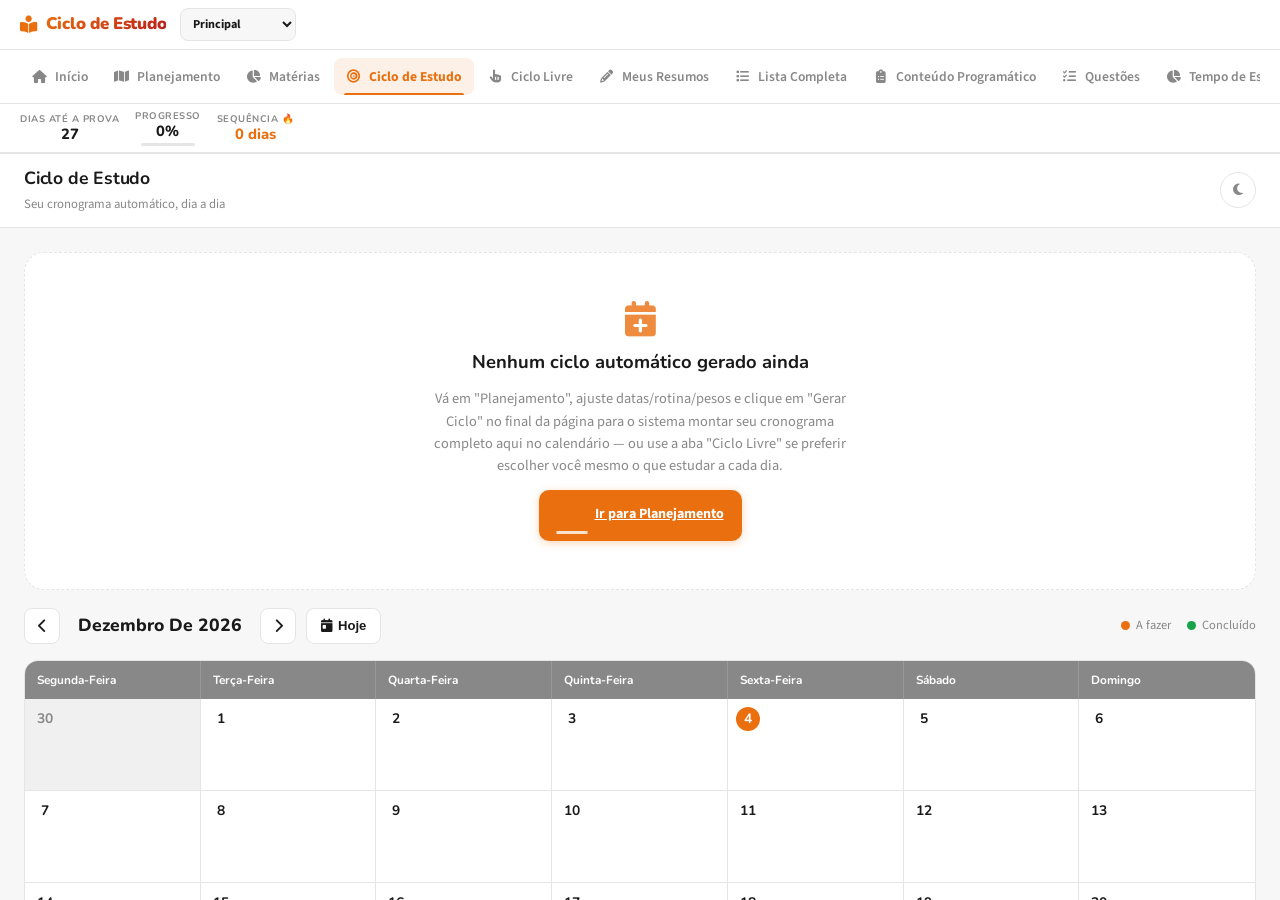
<file: cicloestudo.html>
<!DOCTYPE html>
<html lang="pt-BR" data-theme="light">
<head>
    <meta charset="UTF-8">
    <meta name="viewport" content="width=device-width, initial-scale=1.0">
    <title>Ciclo de Estudo · Ciclo Estudo</title>
    <link rel="stylesheet" href="https://cdnjs.cloudflare.com/ajax/libs/font-awesome/6.4.0/css/all.min.css">
    <link rel="preconnect" href="https://fonts.googleapis.com">
    <link rel="preconnect" href="https://fonts.gstatic.com" crossorigin>
    <link href="https://fonts.googleapis.com/css2?family=Nunito:ital,wght@0,300;0,400;0,500;0,600;0,700;0,800;0,900;1,400&family=Source+Sans+3:ital,wght@0,300;0,400;0,600;0,700;1,400&family=JetBrains+Mono:wght@400;700&display=swap" rel="stylesheet">
    <link rel="stylesheet" href="core.css">
</head>
<body>
    <script id="persistence-data">window.HARDCODED_DATA = null;</script>
    <div id="toast-container"></div>

    <header class="app-header glass-panel">
        <div class="app-header-row">
            <div class="brand">
                <i class="fas fa-book-reader"></i>
                <span>Ciclo de Estudo</span>
            </div>
            <div id="profile-switcher" class="profile-switcher"><!-- JS generated --></div>
        </div>

        <div class="app-header-row">
            <nav class="topnav-menu">
                <a href="index.html" class="nav-item">
                    <i class="fas fa-house"></i>
                    <span>Início</span>
                </a>
                <a href="planejamento.html" class="nav-item">
                    <i class="fas fa-map"></i>
                    <span>Planejamento</span>
                </a>
                <a href="materias.html" class="nav-item">
                    <i class="fas fa-chart-pie"></i>
                    <span>Matérias</span>
                </a>
                <div class="nav-item active">
                    <i class="fas fa-bullseye"></i>
                    <span>Ciclo de Estudo</span>
                </div>
                <a href="cicloestudolivre.html" class="nav-item">
                    <i class="fas fa-hand-pointer"></i>
                    <span>Ciclo Livre</span>
                </a>
                <a href="resumo.html" class="nav-item">
                    <i class="fas fa-pencil-alt"></i>
                    <span>Meus Resumos</span>
                </a>
                <a href="listacompleta.html" class="nav-item">
                    <i class="fas fa-list"></i>
                    <span>Lista Completa</span>
                </a>
                <a href="conteudoprogramatico.html" class="nav-item">
                    <i class="fas fa-clipboard-list"></i>
                    <span>Conteúdo Programático</span>
                </a>
                <a href="questoes.html" class="nav-item">
                    <i class="fas fa-list-check"></i>
                    <span>Questões</span>
                </a>
                <a href="tempoestudo.html" class="nav-item">
                    <i class="fas fa-chart-pie"></i>
                    <span>Tempo de Estudo</span>
                </a>
                <a href="historico.html" class="nav-item">
                    <i class="fas fa-history"></i>
                    <span>Histórico</span>
                </a>
            </nav>
        </div>

        <div class="app-header-row subnav-row">
            <div class="header-stats">
                <div class="header-stat">
                    <div class="header-stat-label">Dias até a Prova</div>
                    <div class="header-stat-value" id="days-left-stat">0</div>
                </div>
                <div class="header-stat">
                    <div class="header-stat-label">Progresso</div>
                    <div class="header-stat-value" id="total-progress-stat">0%</div>
                    <div class="progress-circle">
                        <div class="progress-fill" id="total-progress-bar"></div>
                    </div>
                </div>
                <div class="header-stat">
                    <div class="header-stat-label">Sequência 🔥</div>
                    <div class="header-stat-value" id="streak-stat">0 dias</div>
                </div>
            </div>

            <div style="flex:1;"></div>
        </div>
    </header>

    <main class="main-content">
        <div class="top-bar">
            <div class="page-title">
                <h1 id="page-title-text">Ciclo de Estudo</h1>
                <p id="page-subtitle-text">Seu cronograma automático, dia a dia</p>
            </div>
            <div style="display:flex; gap:10px; align-items:center;">
                <button id="theme-toggle" style="padding: 8px 12px; border-radius: 50%; width: 38px; height: 38px; display: flex; align-items: center; justify-content: center; cursor: pointer; transition: all 0.2s;" onclick="toggleTheme()" title="Modo Escuro">
                    <i class="fas fa-moon"></i>
                </button>
            </div>
        </div>

        <div class="content-area">
            <div id="view-calendar" class="view-section active">
                <div id="calendar-empty-banner"><!-- JS generated --></div>

                <div class="calendar-toolbar">
                    <div class="calendar-toolbar-nav">
                        <button class="calendar-nav-btn" onclick="changeCalendarMonth(-1)" title="Mês anterior"><i class="fas fa-chevron-left"></i></button>
                        <h2 class="calendar-month-label" id="calendar-month-label">—</h2>
                        <button class="calendar-nav-btn" onclick="changeCalendarMonth(1)" title="Próximo mês"><i class="fas fa-chevron-right"></i></button>
                        <button class="calendar-today-btn" onclick="goToCalendarToday()"><i class="fas fa-calendar-day"></i> Hoje</button>
                    </div>
                    <div class="calendar-legend">
                        <div class="calendar-legend-item"><span class="calendar-legend-dot" style="background:var(--accent);"></span> A fazer</div>
                        <div class="calendar-legend-item"><span class="calendar-legend-dot" style="background:var(--green);"></span> Concluído</div>
                    </div>
                </div>

                <div class="calendar-table">
                    <div class="calendar-table-head" id="calendar-grid-head"><!-- JS generated --></div>
                    <div class="calendar-table-body" id="calendar-grid"><!-- JS generated --></div>
                </div>
            </div>
        </div>
    </main>

    <!-- MODAL: TAREFAS DO DIA -->
    <div class="modal-overlay" id="calendar-day-modal">
        <div class="modal" style="width: 640px;">
            <div class="modal-header">
                <div class="modal-title" id="calendar-day-modal-title"><i class="fas fa-calendar-day" style="color: var(--accent);"></i> Dia</div>
                <button class="close-modal" onclick="closeCalendarDayModal()"><i class="fas fa-times"></i></button>
            </div>
            <div class="modal-body">
                <div class="cycle-add-row">
                    <select id="calendar-add-subject-select"><!-- JS generated --></select>
                    <button class="btn btn-secondary" onclick="addSubjectToCalendarDay()"><i class="fas fa-plus"></i> Adicionar matéria a este dia</button>
                </div>
                <div id="calendar-day-modal-tasks"><!-- JS generated --></div>
            </div>
        </div>
    </div>

    <!-- NOTE MODAL -->
    <div id="note-modal">
        <div class="note-modal-content">
            <div class="note-header">
                <span>Como foi, Estudante? Lembre-se de anotar em que página parou do PDF/Vídeo Aula</span>
                <button onclick="cancelNote()" style="background:none; border:none; color:#aaa; cursor:pointer; font-size:1.2rem;"><i class="fas fa-times"></i></button>
            </div>
            <div class="note-body">
                <div style="display: flex; gap: 10px; margin-bottom: 10px;">
                    <div style="flex: 1;">
                        <label class="note-label">Questões Feitas</label>
                        <input type="number" id="note-questions-total" class="note-input" placeholder="0" min="0" style="width: 100%; padding: 10px; background: var(--bg-color); border: 1px solid var(--border-color); color: var(--text-color); border-radius: 6px;">
                    </div>
                    <div style="flex: 1;">
                        <label class="note-label">Acertos</label>
                        <input type="number" id="note-questions-correct" class="note-input" placeholder="0" min="0" style="width: 100%; padding: 10px; background: var(--bg-color); border: 1px solid var(--border-color); color: var(--text-color); border-radius: 6px;">
                    </div>
                </div>
                <div id="note-questions-quiz-hint" style="display:none; gap:6px; align-items:flex-start; font-size:0.78rem; color:var(--green, #10b981); margin-bottom:10px; line-height:1.4;">
                    <i class="fas fa-circle-check" style="margin-top:2px;"></i>
                    <span>Preenchido automaticamente com o que você resolveu em Questões (IA) durante essa sessão — pode ajustar se quiser.</span>
                </div>
                <div style="display:flex; gap:6px; align-items:flex-start; font-size:0.78rem; color:var(--text-secondary, #999); margin-bottom:10px; line-height:1.4;">
                    <i class="fas fa-lightbulb" style="color:var(--accent-color); margin-top:2px;"></i>
                    <span>Antes de fechar: resolva 5-10 questões dessa matéria e dê uma revisada rápida nos pontos principais — reforça muito mais do que só ler.</span>
                </div>
                <label class="note-label">Anotações</label>
                <textarea id="note-textarea" class="note-textarea" placeholder="Faça suas anotações aqui!"></textarea>
            </div>
            <div class="note-footer">
                <button class="bar-btn btn-cancel" onclick="cancelNote()"><i class="fas fa-times"></i> Cancelar</button>
                <button class="bar-btn btn-save" onclick="saveNote()"><i class="fas fa-check"></i> Atualizar</button>
            </div>
        </div>
    </div>

    <!-- LANÇAMENTO MANUAL DE TEMPO ESTUDADO -->
    <div id="manual-time-modal">
        <div class="note-modal-content">
            <div class="note-header">
                <span>Registrar tempo estudado manualmente — <span id="manual-time-subject">Matéria</span></span>
                <button onclick="closeManualTimeEntry()" style="background:none; border:none; color:#aaa; cursor:pointer; font-size:1.2rem;"><i class="fas fa-times"></i></button>
            </div>
            <div class="note-body">
                <div class="manual-time-row">
                    <div>
                        <label class="note-label">Horas</label>
                        <input type="number" id="manual-time-hours" class="note-input" placeholder="0" min="0">
                    </div>
                    <div>
                        <label class="note-label">Minutos</label>
                        <input type="number" id="manual-time-minutes" class="note-input" placeholder="0" min="0" max="59">
                    </div>
                </div>
                <label class="note-label">Quando</label>
                <input type="datetime-local" id="manual-time-datetime" class="note-input" style="margin-bottom:12px;">
                <label class="note-label">Anotações (opcional)</label>
                <textarea id="manual-time-note" class="note-textarea" placeholder="O que você estudou?"></textarea>
            </div>
            <div class="note-footer">
                <button class="bar-btn btn-cancel" onclick="closeManualTimeEntry()"><i class="fas fa-times"></i> Cancelar</button>
                <button class="bar-btn btn-save" onclick="saveManualTimeEntry()"><i class="fas fa-check"></i> Salvar Tempo</button>
            </div>
        </div>
    </div>

    <!-- STICKY TIMER BAR -->
    <div id="active-study-bar">
        <div class="bar-subject-info">
            <div id="bar-subject-name" class="bar-subject-name">Subject Name</div>
            <div class="bar-timer">
                <i class="fas fa-stopwatch"></i>
                <span id="bar-timer-display">0h 0m 0s</span>
            </div>
            <div class="bar-progress">
                <div id="bar-progress-fill" class="bar-progress-fill"></div>
            </div>
            <span id="bar-target-label" class="bar-target"></span>
        </div>
        <div class="bar-controls">
            <button class="bar-btn btn-cancel" onclick="openFocusMode()" title="Modo Foco (tela cheia)">
                <i class="fas fa-expand"></i> Modo Foco
            </button>
            <button class="bar-btn btn-continue" onclick="goToQuizForActiveSubject()" title="Pausa o cronômetro e abre questões de IA dessa matéria">
                <i class="fas fa-list-check"></i> Questões IA
            </button>
            <button id="btn-pause-resume" class="bar-btn btn-continue" onclick="togglePauseResume()">
                <i class="fas fa-pause"></i> Pausar
            </button>
            <button class="bar-btn btn-cancel" onclick="restartSession()" title="Zera o cronômetro desta sessão">
                <i class="fas fa-rotate-left"></i> Reiniciar
            </button>
            <button class="bar-btn btn-save" onclick="finishSession()">
                <i class="fas fa-check"></i> Salvar
            </button>
            <button class="bar-btn btn-cancel" onclick="cancelSession()">
                <i class="fas fa-times"></i> Cancelar
            </button>
        </div>
    </div>

    <!-- MODO FOCO (tela cheia, sem distração) -->
    <div id="focus-mode-overlay">
        <div class="focus-subject" id="focus-subject-name">Matéria</div>
        <div class="focus-timer" id="focus-timer-display">00:00:00</div>
        <div class="focus-progress"><div class="focus-progress-fill" id="focus-progress-fill"></div></div>
        <div class="focus-target" id="focus-target-label"></div>
        <div class="focus-controls">
            <button class="bar-btn btn-continue" onclick="togglePauseResume()"><i class="fas fa-pause" id="focus-pause-icon"></i> Pausar</button>
            <button class="bar-btn btn-cancel" onclick="restartSession()" title="Zera o cronômetro desta sessão"><i class="fas fa-rotate-left"></i> Reiniciar</button>
            <button class="bar-btn btn-save" onclick="finishSession()"><i class="fas fa-check"></i> Salvar</button>
            <button class="bar-btn btn-cancel" onclick="closeFocusMode()"><i class="fas fa-compress"></i> Sair do Modo Foco</button>
        </div>
    </div>


    <script src="profile-keys.js"></script>
    <script src="core.js"></script>
    <script>
        /**
         * Formata uma Date como chave "yyyy-mm-dd" (sem fuso), usada pra indexar fullSchedule.
         */
        function dateKeyOf(d) {
            return `${d.getFullYear()}-${String(d.getMonth() + 1).padStart(2, '0')}-${String(d.getDate()).padStart(2, '0')}`;
        }

        function findDayObjByKey(key) {
            return fullSchedule.find(d => dateKeyOf(d.date) === key);
        }

        /**
         * Retorna (e cria se necessário) o dia do fullSchedule correspondente à chave —
         * versão genérica de getOrCreateTodayDayObj() do core.js, pra qualquer data do calendário.
         */
        function getOrCreateDayObjByKey(key) {
            let dayObj = findDayObjByKey(key);
            if (!dayObj) {
                const [y, m, d] = key.split('-').map(Number);
                dayObj = { date: new Date(y, m - 1, d), tasks: [] };
                fullSchedule.push(dayObj);
                fullSchedule.sort((a, b) => a.date.getTime() - b.date.getTime());
            }
            return dayObj;
        }

        // --- NAVEGAÇÃO DO CALENDÁRIO ---
        let calendarViewDate = new Date();
        calendarViewDate.setDate(1);
        let calendarSelectedDateKey = null;

        function changeCalendarMonth(offset) {
            calendarViewDate.setMonth(calendarViewDate.getMonth() + offset);
            renderCalendarMonth();
        }

        function goToCalendarToday() {
            calendarViewDate = new Date();
            calendarViewDate.setDate(1);
            renderCalendarMonth();
        }

        /**
         * Desenha o mês inteiro: cabeçalho (Segunda..Domingo) + uma célula por dia (incluindo
         * dias do mês anterior/seguinte pra completar as semanas), com pontinhos indicando as
         * matérias planejadas (laranja = a fazer, verde = concluída) — o cronograma já vem
         * pronto de fullSchedule (gerado em Planejamento via "Gerar Ciclo").
         */
        function renderCalendarMonth() {
            const head = document.getElementById('calendar-grid-head');
            const grid = document.getElementById('calendar-grid');
            const label = document.getElementById('calendar-month-label');
            const banner = document.getElementById('calendar-empty-banner');
            if (!grid || !label || !head) return; // view ainda não montada

            banner.innerHTML = (!fullSchedule.length) ? `
                <div class="cycle-empty" style="margin-bottom:18px;">
                    <i class="fas fa-calendar-plus"></i>
                    <h3>Nenhum ciclo automático gerado ainda</h3>
                    <p>Vá em "Planejamento", ajuste datas/rotina/pesos e clique em "Gerar Ciclo" no final da página para o sistema montar seu cronograma completo aqui no calendário — ou use a aba "Ciclo Livre" se preferir escolher você mesmo o que estudar a cada dia.</p>
                    <a class="btn btn-primary" href="planejamento.html"><i class="fas fa-arrow-right"></i> Ir para Planejamento</a>
                </div>` : '';

            label.textContent = calendarViewDate.toLocaleDateString('pt-BR', { month: 'long', year: 'numeric' }).replace(/^\w/, c => c.toUpperCase());

            const weekDayLabels = ['Segunda-Feira', 'Terça-Feira', 'Quarta-Feira', 'Quinta-Feira', 'Sexta-Feira', 'Sábado', 'Domingo'];
            head.innerHTML = weekDayLabels.map(w => `<div class="calendar-weekday">${w}</div>`).join('');

            const year = calendarViewDate.getFullYear();
            const month = calendarViewDate.getMonth();
            const totalDaysInMonth = new Date(year, month + 1, 0).getDate();
            // Semana começa na Segunda: getDay() 0=Dom..6=Sáb vira 0=Seg..6=Dom.
            const firstWeekdayMonFirst = (new Date(year, month, 1).getDay() + 6) % 7;
            const totalRows = Math.ceil((firstWeekdayMonFirst + totalDaysInMonth) / 7);
            const gridStart = new Date(year, month, 1 - firstWeekdayMonFirst);

            const today = new Date(); today.setHours(0, 0, 0, 0);
            const todayKey = dateKeyOf(today);

            let cellsHtml = '';
            for (let i = 0; i < totalRows * 7; i++) {
                const cellDate = new Date(gridStart);
                cellDate.setDate(gridStart.getDate() + i);
                const key = dateKeyOf(cellDate);
                const isOutside = cellDate.getMonth() !== month;
                const dayObj = findDayObjByKey(key);
                const tasks = dayObj ? dayObj.tasks : [];
                const dotsHtml = tasks.slice(0, 12).map(t =>
                    `<span class="calendar-dot ${deriveTaskStatus(t) === 'concluido' ? 'done' : 'pending'}" title="${t.subject}"></span>`
                ).join('');

                cellsHtml += `
                    <div class="calendar-cell ${key === todayKey ? 'is-today' : ''} ${isOutside ? 'is-outside' : ''}" onclick="openCalendarDayModal('${key}')">
                        <div class="calendar-cell-top">
                            <span class="calendar-cell-day">${cellDate.getDate()}</span>
                            ${tasks.length ? `<span class="calendar-cell-hours">${tasks.filter(t => deriveTaskStatus(t) === 'concluido').length}/${tasks.length}</span>` : ''}
                        </div>
                        <div class="calendar-cell-dots">${dotsHtml}</div>
                    </div>`;
            }
            grid.innerHTML = cellsHtml;
        }

        // --- MODAL DE TAREFAS DO DIA ---
        function openCalendarDayModal(key) {
            calendarSelectedDateKey = key;
            renderCalendarDayModal();
            document.getElementById('calendar-day-modal').classList.add('open');
        }

        function closeCalendarDayModal() {
            document.getElementById('calendar-day-modal').classList.remove('open');
            calendarSelectedDateKey = null;
        }

        function renderCalendarDayModal() {
            if (!calendarSelectedDateKey) return;
            const [y, m, d] = calendarSelectedDateKey.split('-').map(Number);
            const dateObj = new Date(y, m - 1, d);
            const titleEl = document.getElementById('calendar-day-modal-title');
            titleEl.innerHTML = `<i class="fas fa-calendar-day" style="color: var(--accent);"></i> ${dateObj.toLocaleDateString('pt-BR', { weekday: 'long', day: 'numeric', month: 'long' }).replace(/^\w/, c => c.toUpperCase())}`;

            const select = document.getElementById('calendar-add-subject-select');
            select.innerHTML = subjectsConfig.map(s => `<option value="${s.name}">${s.name} (Peso ${s.weight})</option>`).join('');

            const dayObj = findDayObjByKey(calendarSelectedDateKey);
            const tasks = dayObj ? dayObj.tasks : [];
            const container = document.getElementById('calendar-day-modal-tasks');

            if (!tasks.length) {
                container.innerHTML = `
                    <div class="cycle-empty">
                        <i class="fas fa-mug-hot"></i>
                        <h3>Nada planejado nesse dia</h3>
                        <p>Adicione uma matéria acima se quiser estudar algo mesmo assim.</p>
                    </div>`;
                return;
            }

            const activeTaskId = (activeSession && activeSession.dayDate && dateKeyOf(activeSession.dayDate) === calendarSelectedDateKey)
                ? tasks[activeSession.taskIndex]?.id : null;

            container.innerHTML = `<div class="cycle-list">` + tasks.map((task, index) => {
                const status = deriveTaskStatus(task);
                const isActive = task.id === activeTaskId;
                const isDone = status === 'concluido' && !isActive;
                const target = task.durationTarget || 3600;
                const spent = task.timeSpent || 0;
                const percent = Math.min(100, Math.round((spent / target) * 100));
                const statusChipClass = status === 'concluido' ? 'ok' : (status === 'nao_concluido' ? 'ic' : 'ns');
                const statusLabel = status === 'concluido' ? 'Concluído' : (status === 'nao_concluido' ? 'Em andamento' : 'Não iniciado');
                const actionHtml = isActive
                    ? `<span class="status-pill ic"><i class="fas fa-stopwatch"></i> Estudando</span>`
                    : `<button class="start-btn" onclick="startCalendarTask('${task.id}')"><i class="fas fa-play"></i> ${spent > 0 ? 'Continuar' : 'Iniciar Estudo'}</button>`;
                return `
                    <div class="cycle-card ${isActive ? 'is-active' : ''} ${isDone ? 'is-done' : ''}">
                        <div class="cycle-num">${isDone ? '<i class="fas fa-check"></i>' : index + 1}</div>
                        <div class="cycle-card-body">
                            <div class="cycle-card-top">
                                <span class="cycle-card-name">${task.subject}</span>
                                <span class="tag-${task.type === 'Específico' ? 'spec' : 'basic'}">${task.type}</span>
                                <span class="status-pill ${statusChipClass}">${statusLabel}</span>
                            </div>
                            <div class="cycle-card-track"><div class="cycle-card-fill" style="width:${percent}%"></div></div>
                            <div class="cycle-card-meta">${formatTime(spent)} de ${formatTime(target)} · Peso ${task.weight || 1}</div>
                        </div>
                        <div class="cycle-card-actions">
                            ${actionHtml}
                            ${!isActive ? `<button class="cycle-manual-btn" title="Adicionar tempo manualmente (esqueceu de marcar?)" onclick="openManualEntryForCalendarTask('${task.id}')"><i class="fas fa-clock"></i></button>` : ''}
                            <button class="cycle-remove-btn" title="Remover desse dia" onclick="removeCalendarTask('${task.id}')"><i class="fas fa-trash"></i></button>
                        </div>
                    </div>`;
            }).join('') + `</div>`;
        }

        function removeCalendarTask(taskId) {
            if (activeSession && activeSession.dayDate && dateKeyOf(activeSession.dayDate) === calendarSelectedDateKey) {
                const dayObj = findDayObjByKey(calendarSelectedDateKey);
                if (dayObj && dayObj.tasks[activeSession.taskIndex] && dayObj.tasks[activeSession.taskIndex].id === taskId) {
                    showToast('Não é possível remover a matéria em estudo agora.', 'warning');
                    return;
                }
            }
            const dayObj = findDayObjByKey(calendarSelectedDateKey);
            if (!dayObj) return;
            dayObj.tasks = dayObj.tasks.filter(t => t.id !== taskId);
            persistSchedule();
            renderCalendarDayModal();
            renderCalendarMonth();
            updateStats();
        }

        function addSubjectToCalendarDay() {
            const select = document.getElementById('calendar-add-subject-select');
            if (!select || !select.value || !calendarSelectedDateKey) return;
            const subConfig = subjectsConfig.find(s => s.name === select.value);
            const dayObj = getOrCreateDayObjByKey(calendarSelectedDateKey);
            dayObj.tasks.push({
                id: `task-adhoc-${Date.now()}`,
                subject: select.value,
                type: subConfig ? subConfig.type : 'Básico',
                weight: subConfig ? subConfig.weight : 1,
                completed: false,
                timeSpent: 0,
                durationTarget: 3600,
                note: ''
            });
            persistSchedule();
            renderCalendarDayModal();
            renderCalendarMonth();
            showToast(`"${select.value}" adicionada a esse dia.`, 'success');
        }

        /**
         * Inicia o cronômetro pra uma tarefa do dia aberto no modal (igual ao "Iniciar Estudo"
         * do Ciclo Livre) — funciona em qualquer dia do calendário, não só hoje.
         */
        function startCalendarTask(taskId) {
            const dayObj = getOrCreateDayObjByKey(calendarSelectedDateKey);
            const index = dayObj.tasks.findIndex(t => t.id === taskId);
            if (index === -1) return;
            if (beginActiveSession(dayObj, index)) { renderCalendarDayModal(); renderCalendarMonth(); }
        }

        /** Abre o lançamento manual de tempo pra uma tarefa do dia aberto no modal. */
        function openManualEntryForCalendarTask(taskId) {
            const dayObj = getOrCreateDayObjByKey(calendarSelectedDateKey);
            const index = dayObj.tasks.findIndex(t => t.id === taskId);
            if (index === -1) return;
            openManualTimeEntry(dayObj, index);
        }

        // (cronômetro, modo foco, salvar/cancelar sessão e atalhos de teclado ficam em core.js —
        // compartilhados com cicloestudolivre.html, ver a seção "sessão ativa de estudo" lá)


        function init() {
            initCoreData();
            renderCalendarMonth();
            restoreActiveSessionFromStorage();
            checkPendingSessionActionOnLoad();
        }
        initTheme();
        hydrateFromDisk().then(() => { init(); });
    </script>
</body>
</html>
</file>
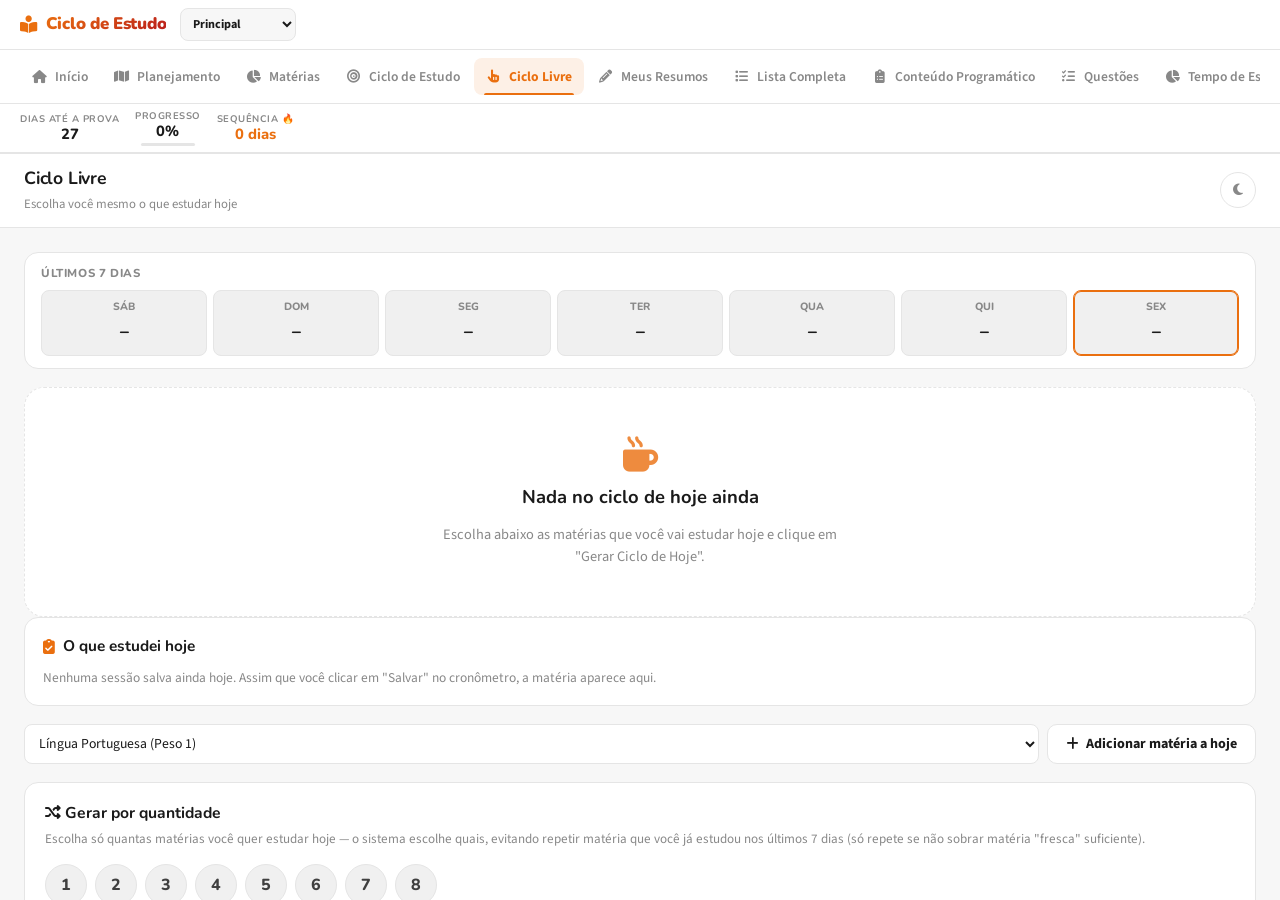
<file: cicloestudolivre.html>
<!DOCTYPE html>
<html lang="pt-BR" data-theme="light">
<head>
    <meta charset="UTF-8">
    <meta name="viewport" content="width=device-width, initial-scale=1.0">
    <title>Ciclo Livre · Ciclo Estudo</title>
    <link rel="stylesheet" href="https://cdnjs.cloudflare.com/ajax/libs/font-awesome/6.4.0/css/all.min.css">
    <link rel="preconnect" href="https://fonts.googleapis.com">
    <link rel="preconnect" href="https://fonts.gstatic.com" crossorigin>
    <link href="https://fonts.googleapis.com/css2?family=Nunito:ital,wght@0,300;0,400;0,500;0,600;0,700;0,800;0,900;1,400&family=Source+Sans+3:ital,wght@0,300;0,400;0,600;0,700;1,400&family=JetBrains+Mono:wght@400;700&display=swap" rel="stylesheet">
    <link rel="stylesheet" href="core.css">
</head>
<body>
    <script id="persistence-data">window.HARDCODED_DATA = null;</script>
    <div id="toast-container"></div>

    <header class="app-header glass-panel">
        <div class="app-header-row">
            <div class="brand">
                <i class="fas fa-book-reader"></i>
                <span>Ciclo de Estudo</span>
            </div>
            <div id="profile-switcher" class="profile-switcher"><!-- JS generated --></div>
        </div>

        <div class="app-header-row">
            <nav class="topnav-menu">
                <a href="index.html" class="nav-item">
                    <i class="fas fa-house"></i>
                    <span>Início</span>
                </a>
                <a href="planejamento.html" class="nav-item">
                    <i class="fas fa-map"></i>
                    <span>Planejamento</span>
                </a>
                <a href="materias.html" class="nav-item">
                    <i class="fas fa-chart-pie"></i>
                    <span>Matérias</span>
                </a>
                <a href="cicloestudo.html" class="nav-item">
                    <i class="fas fa-bullseye"></i>
                    <span>Ciclo de Estudo</span>
                </a>
                <div class="nav-item active">
                    <i class="fas fa-hand-pointer"></i>
                    <span>Ciclo Livre</span>
                </div>
                <a href="resumo.html" class="nav-item">
                    <i class="fas fa-pencil-alt"></i>
                    <span>Meus Resumos</span>
                </a>
                <a href="listacompleta.html" class="nav-item">
                    <i class="fas fa-list"></i>
                    <span>Lista Completa</span>
                </a>
                <a href="conteudoprogramatico.html" class="nav-item">
                    <i class="fas fa-clipboard-list"></i>
                    <span>Conteúdo Programático</span>
                </a>
                <a href="questoes.html" class="nav-item">
                    <i class="fas fa-list-check"></i>
                    <span>Questões</span>
                </a>
                <a href="tempoestudo.html" class="nav-item">
                    <i class="fas fa-chart-pie"></i>
                    <span>Tempo de Estudo</span>
                </a>
                <a href="historico.html" class="nav-item">
                    <i class="fas fa-history"></i>
                    <span>Histórico</span>
                </a>
            </nav>
        </div>

        <div class="app-header-row subnav-row">
            <div class="header-stats">
                <div class="header-stat">
                    <div class="header-stat-label">Dias até a Prova</div>
                    <div class="header-stat-value" id="days-left-stat">0</div>
                </div>
                <div class="header-stat">
                    <div class="header-stat-label">Progresso</div>
                    <div class="header-stat-value" id="total-progress-stat">0%</div>
                    <div class="progress-circle">
                        <div class="progress-fill" id="total-progress-bar"></div>
                    </div>
                </div>
                <div class="header-stat">
                    <div class="header-stat-label">Sequência 🔥</div>
                    <div class="header-stat-value" id="streak-stat">0 dias</div>
                </div>
            </div>

            <div style="flex:1;"></div>
        </div>
    </header>

    <main class="main-content">
        <div class="top-bar">
            <div class="page-title">
                <h1 id="page-title-text">Ciclo Livre</h1>
                <p id="page-subtitle-text">Escolha você mesmo o que estudar hoje</p>
            </div>
            <div style="display:flex; gap:10px; align-items:center;">
                <button id="theme-toggle" style="padding: 8px 12px; border-radius: 50%; width: 38px; height: 38px; display: flex; align-items: center; justify-content: center; cursor: pointer; transition: all 0.2s;" onclick="toggleTheme()" title="Modo Escuro">
                    <i class="fas fa-moon"></i>
                </button>
            </div>
        </div>

        <div class="content-area">
            <div id="view-cycle" class="view-section active">
                <div id="cycle-summary-bar-container"><!-- JS generated --></div>
                <div id="cycle-week-strip-container"><!-- JS generated --></div>
                <div id="cycle-list-container"><!-- JS generated --></div>
                <div id="cycle-today-log-container"><!-- JS generated --></div>
                <div id="cycle-reviews-container"><!-- JS generated --></div>
                <div id="cycle-builder-container"><!-- JS generated --></div>
            </div>
        </div>
    </main>

    <!-- NOTE MODAL -->
    <div id="note-modal">
        <div class="note-modal-content">
            <div class="note-header">
                <span>Como foi, Estudante? Lembre-se de anotar em que página parou do PDF/Vídeo Aula</span>
                <button onclick="cancelNote()" style="background:none; border:none; color:#aaa; cursor:pointer; font-size:1.2rem;"><i class="fas fa-times"></i></button>
            </div>
            <div class="note-body">
                <div style="display: flex; gap: 10px; margin-bottom: 10px;">
                    <div style="flex: 1;">
                        <label class="note-label">Questões Feitas</label>
                        <input type="number" id="note-questions-total" class="note-input" placeholder="0" min="0" style="width: 100%; padding: 10px; background: var(--bg-color); border: 1px solid var(--border-color); color: var(--text-color); border-radius: 6px;">
                    </div>
                    <div style="flex: 1;">
                        <label class="note-label">Acertos</label>
                        <input type="number" id="note-questions-correct" class="note-input" placeholder="0" min="0" style="width: 100%; padding: 10px; background: var(--bg-color); border: 1px solid var(--border-color); color: var(--text-color); border-radius: 6px;">
                    </div>
                </div>
                <div id="note-questions-quiz-hint" style="display:none; gap:6px; align-items:flex-start; font-size:0.78rem; color:var(--green, #10b981); margin-bottom:10px; line-height:1.4;">
                    <i class="fas fa-circle-check" style="margin-top:2px;"></i>
                    <span>Preenchido automaticamente com o que você resolveu em Questões (IA) durante essa sessão — pode ajustar se quiser.</span>
                </div>
                <div style="display:flex; gap:6px; align-items:flex-start; font-size:0.78rem; color:var(--text-secondary, #999); margin-bottom:10px; line-height:1.4;">
                    <i class="fas fa-lightbulb" style="color:var(--accent-color); margin-top:2px;"></i>
                    <span>Antes de fechar: resolva 5-10 questões dessa matéria e dê uma revisada rápida nos pontos principais — reforça muito mais do que só ler.</span>
                </div>
                <label class="note-label">Anotações</label>
                <textarea id="note-textarea" class="note-textarea" placeholder="Faça suas anotações aqui!"></textarea>
            </div>
            <div class="note-footer">
                <button class="bar-btn btn-cancel" onclick="cancelNote()"><i class="fas fa-times"></i> Cancelar</button>
                <button class="bar-btn btn-save" onclick="saveNote()"><i class="fas fa-check"></i> Atualizar</button>
            </div>
        </div>
    </div>

    <!-- LANÇAMENTO MANUAL DE TEMPO ESTUDADO -->
    <div id="manual-time-modal">
        <div class="note-modal-content">
            <div class="note-header">
                <span>Registrar tempo estudado manualmente — <span id="manual-time-subject">Matéria</span></span>
                <button onclick="closeManualTimeEntry()" style="background:none; border:none; color:#aaa; cursor:pointer; font-size:1.2rem;"><i class="fas fa-times"></i></button>
            </div>
            <div class="note-body">
                <div class="manual-time-row">
                    <div>
                        <label class="note-label">Horas</label>
                        <input type="number" id="manual-time-hours" class="note-input" placeholder="0" min="0">
                    </div>
                    <div>
                        <label class="note-label">Minutos</label>
                        <input type="number" id="manual-time-minutes" class="note-input" placeholder="0" min="0" max="59">
                    </div>
                </div>
                <label class="note-label">Quando</label>
                <input type="datetime-local" id="manual-time-datetime" class="note-input" style="margin-bottom:12px;">
                <label class="note-label">Anotações (opcional)</label>
                <textarea id="manual-time-note" class="note-textarea" placeholder="O que você estudou?"></textarea>
            </div>
            <div class="note-footer">
                <button class="bar-btn btn-cancel" onclick="closeManualTimeEntry()"><i class="fas fa-times"></i> Cancelar</button>
                <button class="bar-btn btn-save" onclick="saveManualTimeEntry()"><i class="fas fa-check"></i> Salvar Tempo</button>
            </div>
        </div>
    </div>

    <!-- STICKY TIMER BAR -->
    <div id="active-study-bar">
        <div class="bar-subject-info">
            <div id="bar-subject-name" class="bar-subject-name">Subject Name</div>
            <div class="bar-timer">
                <i class="fas fa-stopwatch"></i>
                <span id="bar-timer-display">0h 0m 0s</span>
            </div>
            <div class="bar-progress">
                <div id="bar-progress-fill" class="bar-progress-fill"></div>
            </div>
            <span id="bar-target-label" class="bar-target"></span>
        </div>
        <div class="bar-controls">
            <button class="bar-btn btn-cancel" onclick="openFocusMode()" title="Modo Foco (tela cheia)">
                <i class="fas fa-expand"></i> Modo Foco
            </button>
            <button class="bar-btn btn-continue" onclick="goToQuizForActiveSubject()" title="Pausa o cronômetro e abre questões de IA dessa matéria">
                <i class="fas fa-list-check"></i> Questões IA
            </button>
            <button id="btn-pause-resume" class="bar-btn btn-continue" onclick="togglePauseResume()">
                <i class="fas fa-pause"></i> Pausar
            </button>
            <button class="bar-btn btn-cancel" onclick="restartSession()" title="Zera o cronômetro desta sessão">
                <i class="fas fa-rotate-left"></i> Reiniciar
            </button>
            <button class="bar-btn btn-save" onclick="finishSession()">
                <i class="fas fa-check"></i> Salvar
            </button>
            <button class="bar-btn btn-cancel" onclick="cancelSession()">
                <i class="fas fa-times"></i> Cancelar
            </button>
        </div>
    </div>

    <!-- MODO FOCO (tela cheia, sem distração) -->
    <div id="focus-mode-overlay">
        <div class="focus-subject" id="focus-subject-name">Matéria</div>
        <div class="focus-timer" id="focus-timer-display">00:00:00</div>
        <div class="focus-progress"><div class="focus-progress-fill" id="focus-progress-fill"></div></div>
        <div class="focus-target" id="focus-target-label"></div>
        <div class="focus-controls">
            <button class="bar-btn btn-continue" onclick="togglePauseResume()"><i class="fas fa-pause" id="focus-pause-icon"></i> Pausar</button>
            <button class="bar-btn btn-cancel" onclick="restartSession()" title="Zera o cronômetro desta sessão"><i class="fas fa-rotate-left"></i> Reiniciar</button>
            <button class="bar-btn btn-save" onclick="finishSession()"><i class="fas fa-check"></i> Salvar</button>
            <button class="bar-btn btn-cancel" onclick="closeFocusMode()"><i class="fas fa-compress"></i> Sair do Modo Foco</button>
        </div>
    </div>


    <script src="profile-keys.js"></script>
    <script src="core.js"></script>
    <script>
        /**
         * Renderiza a tela principal "Ciclo de Estudo": fila de matérias de hoje +
         * construtor para indicar quais matérias entram no ciclo.
         */
        function renderDailyCycle() {
            const listEl = document.getElementById('cycle-list-container');
            const summaryEl = document.getElementById('cycle-summary-bar-container');
            const builderEl = document.getElementById('cycle-builder-container');
            const logEl = document.getElementById('cycle-today-log-container');
            const weekEl = document.getElementById('cycle-week-strip-container');
            const reviewsEl = document.getElementById('cycle-reviews-container');
            if (!listEl || !summaryEl || !builderEl || !logEl || !weekEl || !reviewsEl) return; // view ainda não montada

            const dayObj = getOrCreateTodayDayObj();
            const tasks = dayObj.tasks || [];

            const todayLabel = new Date().toLocaleDateString('pt-BR', { weekday: 'long', day: 'numeric', month: 'long' })
                .replace(/^\w/, c => c.toUpperCase());

            if (!subjectsConfig || subjectsConfig.length === 0) {
                summaryEl.innerHTML = '';
                listEl.innerHTML = '';
                logEl.innerHTML = '';
                weekEl.innerHTML = '';
                reviewsEl.innerHTML = '';
                builderEl.innerHTML = `
                    <div class="cycle-empty">
                        <i class="fas fa-book-open"></i>
                        <h3>Nenhuma matéria cadastrada</h3>
                        <p>Cadastre suas matérias em "Tabela de Matérias" para montar o seu ciclo diário de estudo.</p>
                        <button class="btn btn-primary" onclick="openUsageTutorial()"><i class="fas fa-graduation-cap"></i> Ver Tutorial de Utilização</button>
                    </div>`;
                return;
            }

            // --- Resumo do dia (planejado vs. realizado) ---
            const done = tasks.filter(t => deriveTaskStatus(t) === 'concluido').length;
            const totalTime = tasks.reduce((acc, t) => acc + (t.timeSpent || 0), 0);
            const plannedTime = tasks.reduce((acc, t) => acc + (t.durationTarget || 3600), 0);
            const pct = tasks.length ? Math.round((done / tasks.length) * 100) : 0;
            const gapSeconds = Math.max(0, plannedTime - totalTime);
            summaryEl.innerHTML = tasks.length ? `
                <div class="cycle-summary-bar">
                    <div class="cycle-summary-title"><i class="fas fa-bullseye"></i> ${todayLabel}</div>
                    <div class="cycle-summary-bar-track"><div class="cycle-summary-bar-fill" style="width:${pct}%"></div></div>
                    <div class="cycle-summary-stats">
                        <div class="cycle-summary-stat"><b>${done}/${tasks.length}</b><span>Blocos concluídos</span></div>
                        <div class="cycle-summary-stat"><b>${formatHM(totalTime)} / ${formatHM(plannedTime)}</b><span>Feito / Planejado</span></div>
                        <div class="cycle-summary-stat"><b class="${gapSeconds > 0 ? 'gap-pending' : 'gap-done'}">${gapSeconds > 0 ? formatHM(gapSeconds) : '✓'}</b><span>${gapSeconds > 0 ? 'Falta hoje' : 'Meta batida'}</span></div>
                    </div>
                </div>` : '';

            // --- Tira-teima da semana (últimos 7 dias, hoje incluso) ---
            {
                const todayMid = new Date(); todayMid.setHours(0,0,0,0);
                const cells = [];
                for (let i = 6; i >= 0; i--) {
                    const d = new Date(todayMid); d.setDate(d.getDate() - i);
                    const dObj = fullSchedule.find(day => {
                        const a = new Date(day.date); a.setHours(0,0,0,0);
                        return a.getTime() === d.getTime();
                    });
                    const dayTasks = dObj ? dObj.tasks : [];
                    const subjects = [...new Set(dayTasks.map(t => t.subject))];
                    const doneCount = dayTasks.filter(t => deriveTaskStatus(t) === 'concluido').length;
                    const isToday = i === 0;
                    cells.push(`
                        <div class="week-cell ${isToday ? 'is-today' : ''}" title="${subjects.join(', ') || 'Nada planejado'}">
                            <div class="week-cell-day">${d.toLocaleDateString('pt-BR', { weekday: 'short' }).replace('.', '')}</div>
                            <div class="week-cell-count">${subjects.length || '–'}</div>
                            <div class="week-cell-sub">${dayTasks.length ? `${doneCount}/${dayTasks.length}` : ''}</div>
                        </div>`);
                }
                weekEl.innerHTML = `
                    <div class="week-strip">
                        <div class="week-strip-title">Últimos 7 dias</div>
                        <div class="week-strip-cells">${cells.join('')}</div>
                    </div>`;
            }

            // --- Fila de matérias de hoje ---
            if (tasks.length === 0) {
                listEl.innerHTML = `
                    <div class="cycle-empty">
                        <i class="fas fa-mug-hot"></i>
                        <h3>Nada no ciclo de hoje ainda</h3>
                        <p>Escolha abaixo as matérias que você vai estudar hoje e clique em "Gerar Ciclo de Hoje".</p>
                    </div>`;
            } else {
                const activeTaskId = (activeSession && dayObj.date.getTime() === (activeSession.dayDate && activeSession.dayDate.getTime())) ? tasks[activeSession.taskIndex]?.id : null;
                listEl.innerHTML = `<div class="cycle-list">` + tasks.map((task, index) => {
                    const status = deriveTaskStatus(task);
                    const isActive = task.id === activeTaskId;
                    const isDone = status === 'concluido' && !isActive;
                    const target = task.durationTarget || 3600;
                    const spent = task.timeSpent || 0;
                    const percent = Math.min(100, Math.round((spent / target) * 100));
                    const statusChipClass = status === 'concluido' ? 'ok' : (status === 'nao_concluido' ? 'ic' : 'ns');
                    const statusLabel = status === 'concluido' ? 'Concluído' : (status === 'nao_concluido' ? 'Em andamento' : 'Não iniciado');
                    const actionLabel = spent > 0 ? 'Continuar' : 'Iniciar Estudo';
                    return `
                        <div class="cycle-card ${isActive ? 'is-active' : ''} ${isDone ? 'is-done' : ''}">
                            <div class="cycle-num">${isDone ? '<i class=\"fas fa-check\"></i>' : index + 1}</div>
                            <div class="cycle-card-body">
                                <div class="cycle-card-top">
                                    <span class="cycle-card-name">${task.subject}</span>
                                    <span class="tag-${task.type === 'Específico' ? 'spec' : 'basic'}">${task.type}</span>
                                    <span class="status-pill ${statusChipClass}">${statusLabel}</span>
                                </div>
                                <div class="cycle-card-track"><div class="cycle-card-fill" style="width:${percent}%"></div></div>
                                <div class="cycle-card-meta">${formatTime(spent)} de ${formatTime(target)} · Peso ${task.weight || 1}</div>
                            </div>
                            <div class="cycle-card-actions">
                                ${isActive
                                    ? `<span class="status-pill ic"><i class="fas fa-stopwatch"></i> Estudando</span>`
                                    : `<button class="start-btn" onclick="startCycleTask('${task.id}')"><i class="fas fa-play"></i> ${actionLabel}</button>`}
                                ${!isActive ? `<button class="cycle-manual-btn" title="Adicionar tempo manualmente (esqueceu de marcar?)" onclick="openManualEntryForCycleTask('${task.id}')"><i class="fas fa-clock"></i></button>` : ''}
                                <button class="cycle-remove-btn" title="Remover de hoje" onclick="removeCycleTask('${task.id}')"><i class="fas fa-trash"></i></button>
                            </div>
                        </div>`;
                }).join('') + `</div>`;
            }

            // --- O que estudei hoje (log real, baseado no Histórico) ---
            const now = new Date();
            const todayHistory = studyHistory.filter(h => {
                const d = new Date(h.date);
                return d.getFullYear() === now.getFullYear() && d.getMonth() === now.getMonth() && d.getDate() === now.getDate();
            }).sort((a, b) => new Date(b.date) - new Date(a.date));

            if (todayHistory.length === 0) {
                logEl.innerHTML = `
                    <div class="cycle-log-section">
                        <h3><i class="fas fa-clipboard-check"></i> O que estudei hoje</h3>
                        <p class="cycle-log-empty">Nenhuma sessão salva ainda hoje. Assim que você clicar em "Salvar" no cronômetro, a matéria aparece aqui.</p>
                    </div>`;
            } else {
                const bySubject = {};
                todayHistory.forEach(h => { bySubject[h.subject] = (bySubject[h.subject] || 0) + (h.duration || 0); });
                const totalToday = Object.values(bySubject).reduce((a, b) => a + b, 0);
                logEl.innerHTML = `
                    <div class="cycle-log-section">
                        <h3><i class="fas fa-clipboard-check"></i> O que estudei hoje <span class="cycle-log-total">${formatHM(totalToday)}</span></h3>
                        <div class="cycle-log-list">
                            ${todayHistory.map(h => `
                                <div class="cycle-log-item">
                                    <div class="cycle-log-item-top">
                                        <span class="cycle-log-subject">${h.subject}</span>
                                        <span class="cycle-log-time">${new Date(h.date).toLocaleTimeString('pt-BR', {hour:'2-digit', minute:'2-digit'})} · ${formatHM(h.duration)}</span>
                                    </div>
                                    ${h.note ? `<div class="cycle-log-note">"${h.note}"</div>` : ''}
                                    ${h.questions ? `<div class="cycle-log-note">Questões: ${h.correct || 0}/${h.questions}</div>` : ''}
                                </div>`).join('')}
                        </div>
                    </div>`;
            }

            // --- Revisões espaçadas pendentes ---
            const dueReviews = getDueReviews();
            if (dueReviews.length === 0) {
                reviewsEl.innerHTML = '';
            } else {
                reviewsEl.innerHTML = `
                    <div class="cycle-log-section">
                        <h3><i class="fas fa-bell"></i> Revisões pendentes <span class="cycle-log-total" style="background: var(--amber-soft); color: var(--amber);">${dueReviews.length}</span></h3>
                        <div class="cycle-log-list">
                            ${dueReviews.map(r => `
                                <div class="cycle-log-item" style="display:flex; align-items:center; justify-content:space-between; gap:10px;">
                                    <div>
                                        <div class="cycle-log-subject">${r.subjectName}</div>
                                        <div class="cycle-log-note" style="font-style:normal;">${r.topicText}</div>
                                    </div>
                                    <button class="btn btn-secondary" onclick="addSubjectTaskToday('${r.subjectName.replace(/'/g,"\\'")}'); clearTopicReview('${r.subjectName.replace(/'/g,"\\'")}', ${r.topicIndex})">
                                        <i class="fas fa-plus"></i> Adicionar a hoje
                                    </button>
                                </div>`).join('')}
                        </div>
                    </div>`;
            }

            // --- Construtor do ciclo (indicar matérias) ---
            const optionsHtml = subjectsConfig.map(s =>
                `<option value="${s.name}">${s.name} (Peso ${s.weight})</option>`
            ).join('');

            selectedDailyCount = null;
            builderEl.innerHTML = `
                <div class="cycle-add-row">
                    <select id="cycle-add-subject-select">${optionsHtml}</select>
                    <button class="btn btn-secondary" onclick="addAdHocSubjectToday()"><i class="fas fa-plus"></i> Adicionar matéria a hoje</button>
                </div>
                <div class="cycle-builder">
                    <h3><i class="fas fa-shuffle"></i> Gerar por quantidade</h3>
                    <p>Escolha só quantas matérias você quer estudar hoje — o sistema escolhe quais, evitando repetir matéria que você já estudou nos últimos 7 dias (só repete se não sobrar matéria "fresca" suficiente).</p>
                    <div class="cycle-count-buttons">
                        ${[1,2,3,4,5,6,7,8].map(n => `<button class="count-pick" data-count="${n}" onclick="selectDailyCount(${n})">${n}</button>`).join('')}
                    </div>
                    <button class="btn btn-primary" onclick="generateCycleByCount()"><i class="fas fa-shuffle"></i> Gerar Ciclo por Quantidade</button>
                </div>
                <div class="cycle-builder">
                    <h3><i class="fas fa-sliders-h"></i> Ou escolha as matérias manualmente</h3>
                    <p>Marque as matérias que você indica para o ciclo diário. O ciclo é montado seguindo o peso de cada matéria (matérias de peso maior aparecem mais vezes).</p>
                    <p class="cycle-builder-tip"><i class="fas fa-lightbulb"></i> Dica do método do Ciclo de Estudos: não existe "dia fixo" para cada matéria — você estuda a próxima da fila e troca de matéria a cada 1h–1h15 de foco, com uma pausa curta entre os blocos.</p>
                    <div class="cycle-builder-quick-actions">
                        <button type="button" class="btn btn-secondary" onclick="setAllCyclePicks(true)"><i class="fas fa-check-double"></i> Marcar todas</button>
                        <button type="button" class="btn btn-secondary" onclick="setAllCyclePicks(false)"><i class="fas fa-eraser"></i> Limpar seleção</button>
                    </div>
                    <div class="cycle-builder-grid" id="cycle-builder-picks">
                        ${subjectsConfig.map((s, i) => `
                            <label class="cycle-pick" id="cycle-pick-${i}">
                                <input type="checkbox" value="${s.name}" onchange="document.getElementById('cycle-pick-${i}').classList.toggle('checked', this.checked)">
                                <span>${s.name}</span>
                                <small>P${s.weight}</small>
                            </label>`).join('')}
                    </div>
                    <button class="btn btn-primary" onclick="generateTodayCycleFromPicks()"><i class="fas fa-sync-alt"></i> Gerar Ciclo de Hoje</button>
                </div>`;
        }


        function generateTodayCycleFromPicks() {
            const checked = Array.from(document.querySelectorAll('#cycle-builder-picks input:checked')).map(el => el.value);
            if (checked.length === 0) {
                showToast('Selecione ao menos uma matéria para gerar o ciclo de hoje.', 'warning');
                return;
            }
            if (activeSession) {
                showToast('Finalize ou cancele a sessão ativa antes de gerar um novo ciclo.', 'warning');
                return;
            }
            const picked = subjectsConfig.filter(s => checked.includes(s.name));
            buildTodayCycleFromSubjects(picked);
        }

        /** Marca/desmarca todas as matérias do seletor manual de uma vez. */
        function setAllCyclePicks(checked) {
            document.querySelectorAll('#cycle-builder-picks .cycle-pick').forEach(label => {
                const input = label.querySelector('input[type=checkbox]');
                if (input) input.checked = checked;
                label.classList.toggle('checked', checked);
            });
        }

        // --- GERAR POR QUANTIDADE (evita repetir matéria estudada nos últimos 7 dias) ---
        let selectedDailyCount = null;

        function selectDailyCount(n) {
            selectedDailyCount = n;
            document.querySelectorAll('.count-pick').forEach(el => {
                el.classList.toggle('active', Number(el.dataset.count) === n);
            });
        }

        /** Data da sessão mais recente já estudada dessa matéria (null se nunca estudada). */
        function lastStudiedDate(subjectName) {
            let latest = null;
            studyHistory.forEach(h => {
                if (h.subject !== subjectName) return;
                const d = new Date(h.date);
                if (!latest || d > latest) latest = d;
            });
            return latest;
        }

        /** true se há sessão de estudo real registrada para a matéria nos últimos `days` dias. */
        function wasStudiedInLastDays(subjectName, days) {
            const last = lastStudiedDate(subjectName);
            if (!last) return false;
            return (Date.now() - last.getTime()) < days * 24 * 60 * 60 * 1000;
        }

        /**
         * Gera o ciclo de hoje escolhendo automaticamente `selectedDailyCount` matérias:
         * prioriza quem NÃO foi estudado nos últimos 7 dias; só repete matéria recente
         * se não sobrar matéria "fresca" suficiente para completar a quantidade escolhida.
         */
        function generateCycleByCount() {
            if (!selectedDailyCount) {
                showToast('Escolha quantas matérias você quer estudar hoje.', 'warning');
                return;
            }
            if (activeSession) {
                showToast('Finalize ou cancele a sessão ativa antes de gerar um novo ciclo.', 'warning');
                return;
            }
            if (!subjectsConfig.length) return;
            const n = Math.min(selectedDailyCount, subjectsConfig.length);

            const fresh = subjectsConfig.filter(s => !wasStudiedInLastDays(s.name, 7));
            const stale = subjectsConfig.filter(s => wasStudiedInLastDays(s.name, 7));

            // Entre as frescas, prioriza quem tem pior desempenho; desempata por peso maior.
            fresh.sort((a, b) => {
                const pa = getSubjectPerformanceRate(a.name);
                const pb = getSubjectPerformanceRate(b.name);
                const ra = pa === null ? 50 : pa;
                const rb = pb === null ? 50 : pb;
                if (ra !== rb) return ra - rb;
                return (b.weight || 1) - (a.weight || 1);
            });

            let selected = fresh.slice(0, n);
            if (selected.length < n) {
                // Não há matéria fresca suficiente: completa com quem foi estudado há mais tempo.
                stale.sort((a, b) => {
                    const la = lastStudiedDate(a.name);
                    const lb = lastStudiedDate(b.name);
                    return (la ? la.getTime() : 0) - (lb ? lb.getTime() : 0);
                });
                const missing = n - selected.length;
                selected = selected.concat(stale.slice(0, missing));
                showToast(`Só havia ${fresh.length} matéria(s) sem estudo nos últimos 7 dias — completei com quem você estudou há mais tempo.`, 'info');
            }

            buildTodayCycleFromSubjects(selected, { oneBlockEach: true });
        }

        /**
         * Monta o ciclo de HOJE a partir de uma lista de matérias já escolhidas (objetos do
         * subjectsConfig). Por padrão respeita o peso de cada uma (peso = quantas vezes aparece
         * hoje) e aplica a variedade semanal / priorização por desempenho fraco — usado pelo
         * seletor manual. Com `opts.oneBlockEach`, cada matéria entra exatamente 1 vez (usado pelo
         * "Gerar por quantidade", onde a quantidade escolhida deve bater com o nº de blocos gerados).
         */
        function buildTodayCycleFromSubjects(picked, opts) {
            opts = opts || {};
            const dayObj = getOrCreateTodayDayObj();
            const WEEK_WINDOW = 6; // dias corridos anteriores considerados "a semana"

            // Contagem-base: 1 bloco por matéria (modo "por quantidade") ou peso efetivo = frequência (modo manual).
            let counts = {};
            picked.forEach(s => { counts[s.name] = opts.oneBlockEach ? 1 : effectiveWeight(s); });

            // Score de prioridade: quanto MENOR, mais a matéria "merece" aparecer/ganhar bloco —
            // combina "pouco vista na semana" com "desempenho fraco em questões" (matéria carente).
            // No modo "1 bloco cada" isso só define a ORDEM da fila, nunca redistribui blocos.
            let priority = {};
            picked.forEach(s => {
                const recent = countRecentDayAppearances(s.name, WEEK_WINDOW);
                const perf = getSubjectPerformanceRate(s.name);
                const perfPenalty = perf === null ? 0 : (perf < 60 ? 2 : (perf < 80 ? 1 : 0));
                priority[s.name] = recent - perfPenalty;
            });
            if (!opts.oneBlockEach && picked.length >= 3) {
                // Matéria "superexposta" (apareceu em 4+ dos últimos 6 dias) cede 1 bloco de hoje
                // para quem tem prioridade mais alta (pouco vista e/ou desempenho fraco).
                const recentCount = {};
                picked.forEach(s => { recentCount[s.name] = countRecentDayAppearances(s.name, WEEK_WINDOW); });
                const overexposed = picked.filter(s => recentCount[s.name] >= 4 && counts[s.name] > 1);
                overexposed.forEach(s => {
                    const candidates = picked.filter(other => other.name !== s.name);
                    if (candidates.length === 0) return;
                    candidates.sort((a, b) => priority[a.name] - priority[b.name]);
                    const beneficiary = candidates[0];
                    counts[s.name] -= 1;
                    counts[beneficiary.name] += 1;
                });
            }

            // Intercala as matérias: prioriza quem tem mais blocos restantes hoje e, em empate,
            // quem tem maior prioridade (pouco vista na semana / desempenho fraco).
            let order = [];
            let lastSub = null;
            let lastCarga = null;
            let totalBlocks = Object.values(counts).reduce((a, b) => a + b, 0);
            for (let i = 0; i < totalBlocks; i++) {
                let candidates = picked.filter(s => counts[s.name] > 0);
                if (candidates.length === 0) break;
                let valid = candidates.filter(s => s.name !== lastSub);
                if (valid.length === 0) valid = candidates;
                valid.sort((a, b) => {
                    const byCount = counts[b.name] - counts[a.name];
                    if (byCount !== 0) return byCount;
                    return (priority[a.name] || 0) - (priority[b.name] || 0);
                });
                // Entre opções de mesma prioridade, prefere alternar carga cognitiva (pesada/leve)
                const pick = pickAlternatingCarga(valid, lastCarga, s => `${counts[s.name]}|${priority[s.name] || 0}`);
                order.push(pick);
                counts[pick.name]--;
                lastSub = pick.name;
                lastCarga = pick.carga || lastCarga;
            }

            dayObj.tasks = order.map((s, i) => ({
                id: `task-cycle-${Date.now()}-${i}`,
                subject: s.name,
                type: s.type,
                weight: s.weight,
                completed: false,
                timeSpent: 0,
                durationTarget: 3600,
                note: ''
            }));

            persistSchedule();
            renderDailyCycle();
            showToast('Ciclo de hoje gerado com sucesso!', 'success');
        }

        /**
         * Adiciona uma matéria avulsa (ad-hoc) ao ciclo de hoje.
         */
        /**
         * Adiciona uma matéria (por nome) como bloco avulso no ciclo de hoje.
         * Compartilhado pelo seletor manual e pelas revisões espaçadas pendentes.
         */
        function addSubjectTaskToday(subjectName) {
            const subConfig = subjectsConfig.find(s => s.name === subjectName);
            const dayObj = getOrCreateTodayDayObj();
            dayObj.tasks.push({
                id: `task-adhoc-${Date.now()}`,
                subject: subjectName,
                type: subConfig ? subConfig.type : 'Básico',
                weight: subConfig ? subConfig.weight : 1,
                completed: false,
                timeSpent: 0,
                durationTarget: 3600,
                note: ''
            });
            persistSchedule();
            renderDailyCycle();
            showToast(`"${subjectName}" adicionada ao ciclo de hoje.`, 'success');
        }

        function addAdHocSubjectToday() {
            const select = document.getElementById('cycle-add-subject-select');
            if (!select || !select.value) return;
            addSubjectTaskToday(select.value);
        }

        /**
         * Remove uma matéria do ciclo de hoje (não afeta o histórico já salvo).
         */
        function removeCycleTask(taskId) {
            if (activeSession) {
                const dayObj = fullSchedule.find(d => d.date.getTime() === activeSession.dayDate.getTime());
                if (dayObj && dayObj.tasks[activeSession.taskIndex] && dayObj.tasks[activeSession.taskIndex].id === taskId) {
                    showToast('Não é possível remover a matéria em estudo agora.', 'warning');
                    return;
                }
            }
            const dayObj = getOrCreateTodayDayObj();
            dayObj.tasks = dayObj.tasks.filter(t => t.id !== taskId);
            persistSchedule();
            renderDailyCycle();
        }

        /**
         * Inicia o contador de estudo para uma matéria do ciclo de hoje.
         */
        function startCycleTask(taskId) {
            const dayObj = getOrCreateTodayDayObj();
            const index = dayObj.tasks.findIndex(t => t.id === taskId);
            if (index === -1) return;
            if (beginActiveSession(dayObj, index)) renderDailyCycle();
        }

        /** Abre o lançamento manual de tempo pra uma tarefa do ciclo de hoje. */
        function openManualEntryForCycleTask(taskId) {
            const dayObj = getOrCreateTodayDayObj();
            const index = dayObj.tasks.findIndex(t => t.id === taskId);
            if (index === -1) return;
            openManualTimeEntry(dayObj, index);
        }

        // (cronômetro, modo foco, salvar/cancelar sessão e atalhos de teclado ficam em core.js —
        // compartilhados com cicloestudo.html, ver a seção "sessão ativa de estudo" lá)

        function init() {
            initCoreData();
            renderDailyCycle();
            restoreActiveSessionFromStorage();
            checkPendingSessionActionOnLoad();
        }
        initTheme();
        hydrateFromDisk().then(() => { init(); });
    </script>
</body>
</html>
</file>
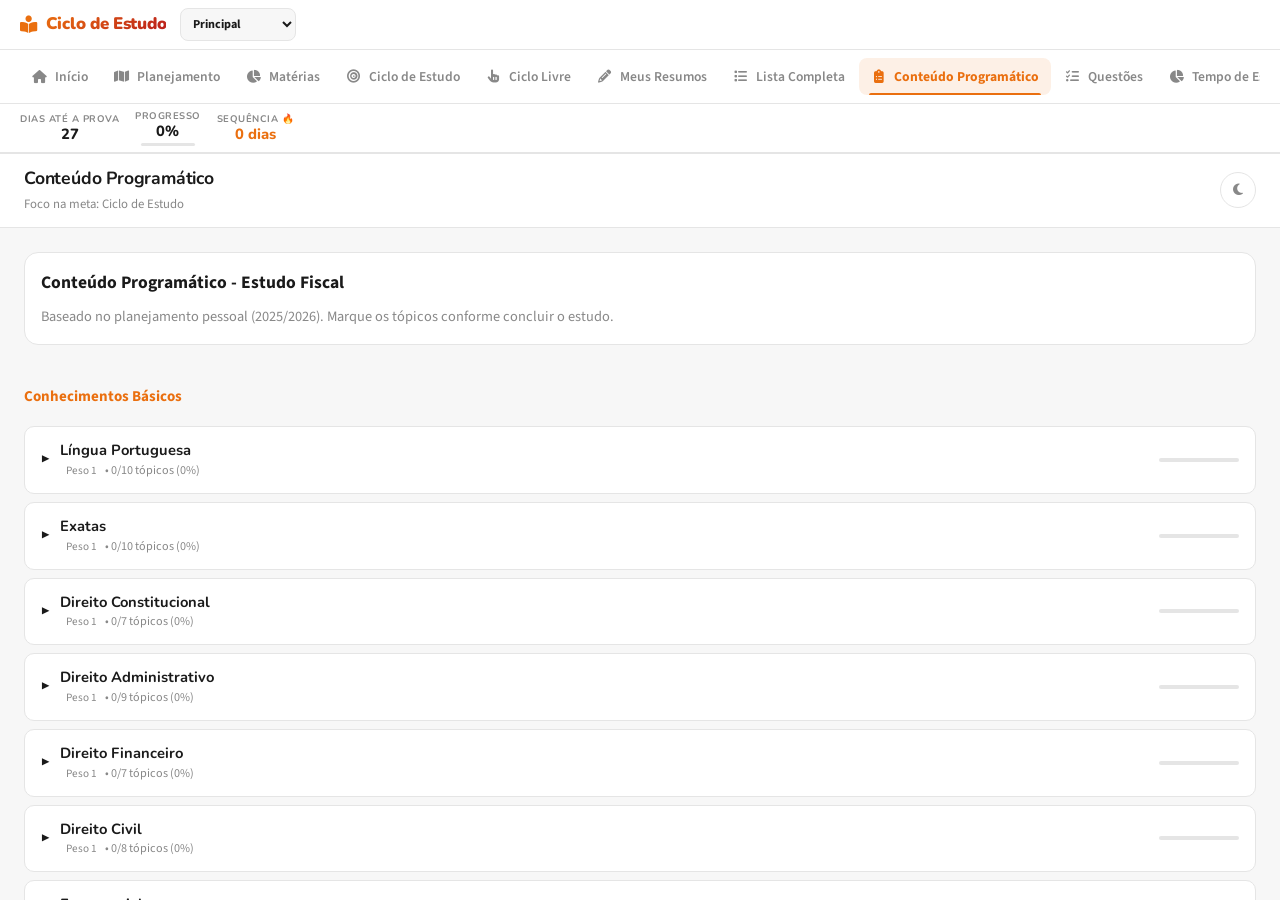
<file: conteudoprogramatico.html>
<!DOCTYPE html>
<html lang="pt-BR" data-theme="light">
<head>
    <meta charset="UTF-8">
    <meta name="viewport" content="width=device-width, initial-scale=1.0">
    <title>Conteúdo Programático · Ciclo Estudo</title>
    <link rel="stylesheet" href="https://cdnjs.cloudflare.com/ajax/libs/font-awesome/6.4.0/css/all.min.css">
    <link rel="preconnect" href="https://fonts.googleapis.com">
    <link rel="preconnect" href="https://fonts.gstatic.com" crossorigin>
    <link href="https://fonts.googleapis.com/css2?family=Nunito:ital,wght@0,300;0,400;0,500;0,600;0,700;0,800;0,900;1,400&family=Source+Sans+3:ital,wght@0,300;0,400;0,600;0,700;1,400&family=JetBrains+Mono:wght@400;700&display=swap" rel="stylesheet">
    <link rel="stylesheet" href="core.css">
</head>
<body>
    <script id="persistence-data">window.HARDCODED_DATA = null;</script>
    <div id="toast-container"></div>

    <header class="app-header glass-panel">
        <div class="app-header-row">
            <div class="brand">
                <i class="fas fa-book-reader"></i>
                <span>Ciclo de Estudo</span>
            </div>
            <div id="profile-switcher" class="profile-switcher"><!-- JS generated --></div>
        </div>

        <div class="app-header-row">
            <nav class="topnav-menu">
                <a href="index.html" class="nav-item">
                    <i class="fas fa-house"></i>
                    <span>Início</span>
                </a>
                <a href="planejamento.html" class="nav-item">
                    <i class="fas fa-map"></i>
                    <span>Planejamento</span>
                </a>
                <a href="materias.html" class="nav-item">
                    <i class="fas fa-chart-pie"></i>
                    <span>Matérias</span>
                </a>
                <a href="cicloestudo.html" class="nav-item">
                    <i class="fas fa-bullseye"></i>
                    <span>Ciclo de Estudo</span>
                </a>
                <a href="cicloestudolivre.html" class="nav-item">
                    <i class="fas fa-hand-pointer"></i>
                    <span>Ciclo Livre</span>
                </a>
                <a href="resumo.html" class="nav-item">
                    <i class="fas fa-pencil-alt"></i>
                    <span>Meus Resumos</span>
                </a>
                <a href="listacompleta.html" class="nav-item">
                    <i class="fas fa-list"></i>
                    <span>Lista Completa</span>
                </a>
                <div class="nav-item active">
                    <i class="fas fa-clipboard-list"></i>
                    <span>Conteúdo Programático</span>
                </div>
                <a href="questoes.html" class="nav-item">
                    <i class="fas fa-list-check"></i>
                    <span>Questões</span>
                </a>
                <a href="tempoestudo.html" class="nav-item">
                    <i class="fas fa-chart-pie"></i>
                    <span>Tempo de Estudo</span>
                </a>
                <a href="historico.html" class="nav-item">
                    <i class="fas fa-history"></i>
                    <span>Histórico</span>
                </a>
            </nav>
        </div>

        <div class="app-header-row subnav-row">
            <div class="header-stats">
                <div class="header-stat">
                    <div class="header-stat-label">Dias até a Prova</div>
                    <div class="header-stat-value" id="days-left-stat">0</div>
                </div>
                <div class="header-stat">
                    <div class="header-stat-label">Progresso</div>
                    <div class="header-stat-value" id="total-progress-stat">0%</div>
                    <div class="progress-circle">
                        <div class="progress-fill" id="total-progress-bar"></div>
                    </div>
                </div>
                <div class="header-stat">
                    <div class="header-stat-label">Sequência 🔥</div>
                    <div class="header-stat-value" id="streak-stat">0 dias</div>
                </div>
            </div>

            <div style="flex:1;"></div>
        </div>
    </header>

    <main class="main-content">
        <div class="top-bar">
            <div class="page-title">
                <h1 id="page-title-text">Conteúdo Programático</h1>
                <p id="page-subtitle-text">Foco na meta: Ciclo de Estudo</p>
            </div>
            <div style="display:flex; gap:10px; align-items:center;">
                <button id="theme-toggle" style="padding: 8px 12px; border-radius: 50%; width: 38px; height: 38px; display: flex; align-items: center; justify-content: center; cursor: pointer; transition: all 0.2s;" onclick="toggleTheme()" title="Modo Escuro">
                    <i class="fas fa-moon"></i>
                </button>
            </div>
        </div>

        <div class="content-area">
            <div id="view-syllabus" class="view-section active">
                <div class="subject-card" style="margin-bottom: 20px;">
                    <h3 style="margin: 0 0 10px 0;">Conteúdo Programático - Estudo Fiscal</h3>
                    <p style="color: var(--text-muted); font-size: 0.9rem; margin: 0;">
                        Baseado no planejamento pessoal (2025/2026). Marque os tópicos conforme concluir o estudo.
                    </p>
                </div>
                <div id="syllabus-container" class="syllabus-container">
                    <!-- JS generated -->
                </div>
            </div>
        </div>
    </main>

    <script src="profile-keys.js"></script>
    <script src="core.js"></script>
    <script>
        function escHtml(s) {
            return String(s == null ? '' : s)
                .replace(/&/g, '&amp;').replace(/</g, '&lt;').replace(/>/g, '&gt;')
                .replace(/"/g, '&quot;').replace(/'/g, '&#39;');
        }

        function toggleSyllabusItem(subjectName, topicIndex, checked) {
            if (!syllabusProgress[subjectName]) {
                syllabusProgress[subjectName] = [];
            }
            if (syllabusProgress[subjectName].length <= topicIndex) {
                // Fill gaps
                for(let i=0; i<=topicIndex; i++) {
                    if(typeof syllabusProgress[subjectName][i] === 'undefined') syllabusProgress[subjectName][i] = false;
                }
            }
            syllabusProgress[subjectName][topicIndex] = checked;
            localStorage.setItem(K('estudoFiscalSyllabus'), JSON.stringify(syllabusProgress));
            
            // Update UI partially to prevent closing accordion
            updateSyllabusUI(subjectName);
        }

        function updateSyllabusUI(subjectName) {
            const savedTopics = syllabusProgress[subjectName] || [];
            
            // Find syllabus data
            let syllabusSubject = null;
            for(const section of syllabusData) {
                const found = section.subjects.find(s => s.name === subjectName);
                if(found) {
                    syllabusSubject = found;
                    break;
                }
            }
            if(!syllabusSubject) return;

            // Find config for weight
            const config = subjectsConfig.find(s => s.name === subjectName);
            const weight = config ? config.weight : 1;

            let completedCount = 0;
            syllabusSubject.topics.forEach((_, idx) => {
                if (savedTopics[idx]) completedCount++;
            });
            const percent = syllabusSubject.topics.length ? Math.round((completedCount / syllabusSubject.topics.length) * 100) : 0;
            
            const sanitizedName = subjectName.replace(/\s+/g, '_').replace(/[^\w]/g, '');
            
            // Update Meta Text
            const metaEl = document.getElementById(`meta-${sanitizedName}`);
            if(metaEl) {
                metaEl.innerHTML = `
                    <span class="tag ${'badge-w' + (weight || 1)}" style="font-size: 0.7rem; padding: 2px 6px; border-radius: 4px;">
                        Peso ${weight}
                    </span>
                    • ${completedCount}/${syllabusSubject.topics.length} tópicos (${percent}%)
                `;
            }
            
            // Update Progress Bar
            const progEl = document.getElementById(`prog-${sanitizedName}`);
            if(progEl) {
                progEl.style.width = `${percent}%`;
            }
        }

        window.toggleAccordion = function(header) {
            const content = header.nextElementSibling;
            content.classList.toggle('open');
            const icon = header.querySelector('.accordion-icon');
            icon.textContent = content.classList.contains('open') ? '▼' : '▶';
        }

        function renderSyllabus() {
            const container = document.getElementById('syllabus-container');
            container.innerHTML = '';

            syllabusData.forEach(section => {
                const secTitle = document.createElement('h4');
                secTitle.textContent = section.category;
                secTitle.style.margin = '20px 0 10px 0';
                secTitle.style.color = 'var(--accent-color)';
                container.appendChild(secTitle);

                section.subjects.forEach(sub => {
                    const config = subjectsConfig.find(s => s.name === sub.name);
                    const weight = config ? config.weight : 1;
                    const savedTopics = syllabusProgress[sub.name] || [];
                    
                    let completedCount = 0;
                    sub.topics.forEach((_, idx) => {
                        if (savedTopics[idx]) completedCount++;
                    });
                    const percent = sub.topics.length ? Math.round((completedCount / sub.topics.length) * 100) : 0;
                    
                    const sanitizedName = sub.name.replace(/\s+/g, '_').replace(/[^\w]/g, '');

                    const card = document.createElement('div');
                    card.className = 'syllabus-category';
                    
                    card.innerHTML = `
                        <div class="syllabus-header" onclick="toggleAccordion(this)">
                            <div class="syllabus-title-group">
                                <span class="accordion-icon">▶</span>
                                <div>
                                    <div class="syllabus-title">${sub.name}</div>
                                    <div class="syllabus-meta" id="meta-${sanitizedName}">
                                        <span class="tag ${'badge-w' + (weight || 1)}" style="font-size: 0.7rem; padding: 2px 6px; border-radius: 4px;">
                                            Peso ${weight}
                                        </span>
                                        • ${completedCount}/${sub.topics.length} tópicos (${percent}%)
                                    </div>
                                </div>
                            </div>
                            <div class="progress-mini">
                                <div class="progress-mini-fill" id="prog-${sanitizedName}" style="width: ${percent}%"></div>
                            </div>
                        </div>
                        <div class="syllabus-content">
                            ${sub.topics.map((topic, idx) => {
                                const dueDate = reviewSchedule[reviewKey(sub.name, idx)];
                                let reviewBadge = '';
                                if (dueDate) {
                                    const isDue = dueDate <= todayISO();
                                    reviewBadge = `<span class="review-badge ${isDue ? 'due' : ''}" title="Revisão agendada" onclick="clearTopicReview('${sub.name.replace(/'/g,"\\'")}', ${idx})">
                                        <i class="fas fa-bell"></i> ${isDue ? 'Revisar!' : new Date(dueDate + 'T00:00:00').toLocaleDateString('pt-BR')}
                                    </span>`;
                                }
                                return `
                                <div class="topic-item">
                                    <input type="checkbox" class="topic-checkbox"
                                        ${savedTopics[idx] ? 'checked' : ''}
                                        onchange="toggleSyllabusItem('${sub.name}', ${idx}, this.checked)">
                                    <span class="topic-text">${escHtml(topic)}</span>
                                    ${reviewBadge}
                                    <span class="review-add">
                                        <button title="Revisar em 7 dias" onclick="scheduleTopicReview('${sub.name.replace(/'/g,"\\'")}', ${idx}, 7)">7d</button>
                                        <button title="Revisar em 30 dias" onclick="scheduleTopicReview('${sub.name.replace(/'/g,"\\'")}', ${idx}, 30)">30d</button>
                                    </span>
                                </div>`;
                            }).join('')}
                            <div class="topic-item topic-add-item" id="add-topic-${sanitizedName}" data-subject-name="${escHtml(sub.name)}">
                                <input type="text" class="topic-add-input" placeholder="Adicionar tópico que a IA não encontrou...">
                                <button type="button" class="topic-add-btn"><i class="fas fa-plus"></i> Adicionar</button>
                            </div>
                        </div>
                    `;
                    container.appendChild(card);
                });
            });
        }

        /** Salva a estrutura atual de `syllabusData` de volta no modelo compartilhado. */
        function persistSyllabusData() {
            const raw = localStorage.getItem(K('estudoFiscalModel'));
            if (!raw) return;
            try {
                const model = JSON.parse(raw);
                model.syllabus = syllabusData;
                localStorage.setItem(K('estudoFiscalModel'), JSON.stringify(model));
            } catch (e) { console.error('Falha ao salvar tópico novo:', e); }
        }

        /** Adiciona um tópico que a IA (ou o parser da planilha) não encontrou no edital. Insere só a
         *  linha nova no DOM (em vez de re-renderizar tudo) pra não fechar os acordeões abertos. */
        function addTopicToSubject(subjectName, rawText) {
            const text = (rawText || '').trim();
            if (!text) return;
            let subject = null;
            for (const section of syllabusData) {
                const found = (section.subjects || []).find(s => s.name === subjectName);
                if (found) { subject = found; break; }
            }
            if (!subject) return;

            const idx = subject.topics.length;
            subject.topics.push(text);
            persistSyllabusData();

            const sanitizedName = subjectName.replace(/\s+/g, '_').replace(/[^\w]/g, '');
            const addRow = document.getElementById(`add-topic-${sanitizedName}`);
            if (addRow) {
                const topicRow = document.createElement('div');
                topicRow.className = 'topic-item';
                topicRow.innerHTML = `
                    <input type="checkbox" class="topic-checkbox" onchange="toggleSyllabusItem('${subjectName.replace(/'/g,"\\'")}', ${idx}, this.checked)">
                    <span class="topic-text">${escHtml(text)}</span>`;
                addRow.parentNode.insertBefore(topicRow, addRow);
            }
            updateSyllabusUI(subjectName);
            showToast('Tópico adicionado.', 'success');
        }

        // Delegação de eventos pro botão/campo de "adicionar tópico" — evita re-render completo e
        // problemas de escaping com nomes de matéria vindos da IA.
        document.getElementById('syllabus-container').addEventListener('click', function(e) {
            const btn = e.target.closest('.topic-add-btn');
            if (!btn) return;
            const row = btn.closest('.topic-add-item');
            const input = row.querySelector('.topic-add-input');
            addTopicToSubject(row.dataset.subjectName, input.value);
            input.value = '';
        });
        document.getElementById('syllabus-container').addEventListener('keydown', function(e) {
            if (e.key !== 'Enter' || !e.target.classList.contains('topic-add-input')) return;
            e.preventDefault();
            const row = e.target.closest('.topic-add-item');
            addTopicToSubject(row.dataset.subjectName, e.target.value);
            e.target.value = '';
        });

        function init() {
            initCoreData();
            renderSyllabus();
        }
        initTheme();
        hydrateFromDisk().then(() => { init(); });
    </script>
</body>
</html>
</file>
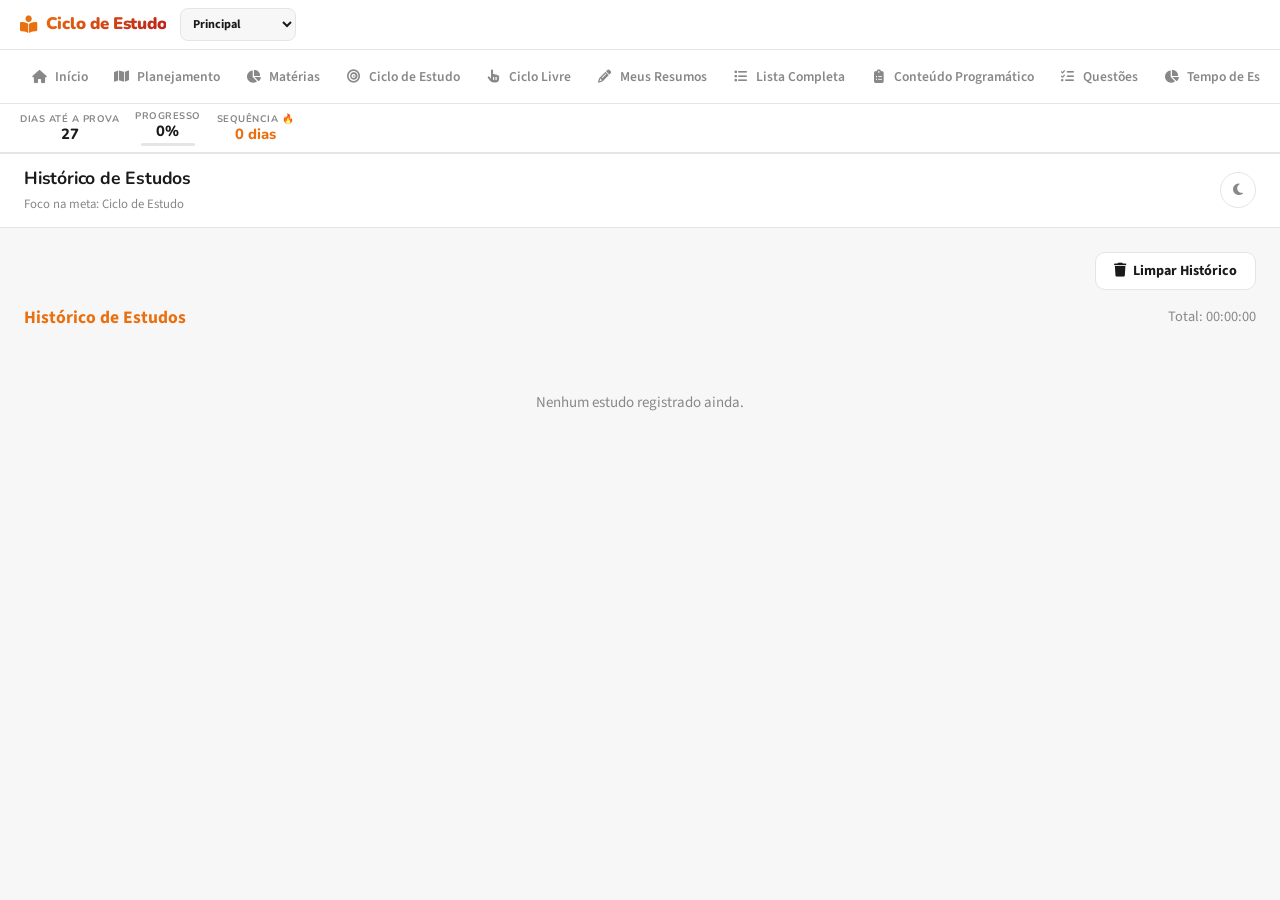
<file: historico.html>
<!DOCTYPE html>
<html lang="pt-BR" data-theme="light">
<head>
    <meta charset="UTF-8">
    <meta name="viewport" content="width=device-width, initial-scale=1.0">
    <title>Histórico · Ciclo Estudo</title>
    <link rel="stylesheet" href="https://cdnjs.cloudflare.com/ajax/libs/font-awesome/6.4.0/css/all.min.css">
    <link rel="preconnect" href="https://fonts.googleapis.com">
    <link rel="preconnect" href="https://fonts.gstatic.com" crossorigin>
    <link href="https://fonts.googleapis.com/css2?family=Nunito:ital,wght@0,300;0,400;0,500;0,600;0,700;0,800;0,900;1,400&family=Source+Sans+3:ital,wght@0,300;0,400;0,600;0,700;1,400&family=JetBrains+Mono:wght@400;700&display=swap" rel="stylesheet">
    <link rel="stylesheet" href="core.css">
</head>
<body>
    <script id="persistence-data">window.HARDCODED_DATA = null;</script>
    <div id="toast-container"></div>

    <header class="app-header glass-panel">
        <div class="app-header-row">
            <div class="brand">
                <i class="fas fa-book-reader"></i>
                <span>Ciclo de Estudo</span>
            </div>
            <div id="profile-switcher" class="profile-switcher"><!-- JS generated --></div>
        </div>

        <div class="app-header-row">
            <nav class="topnav-menu">
                <a href="index.html" class="nav-item">
                    <i class="fas fa-house"></i>
                    <span>Início</span>
                </a>
                <a href="planejamento.html" class="nav-item">
                    <i class="fas fa-map"></i>
                    <span>Planejamento</span>
                </a>
                <a href="materias.html" class="nav-item">
                    <i class="fas fa-chart-pie"></i>
                    <span>Matérias</span>
                </a>
                <a href="cicloestudo.html" class="nav-item">
                    <i class="fas fa-bullseye"></i>
                    <span>Ciclo de Estudo</span>
                </a>
                <a href="cicloestudolivre.html" class="nav-item">
                    <i class="fas fa-hand-pointer"></i>
                    <span>Ciclo Livre</span>
                </a>
                <a href="resumo.html" class="nav-item">
                    <i class="fas fa-pencil-alt"></i>
                    <span>Meus Resumos</span>
                </a>
                <a href="listacompleta.html" class="nav-item">
                    <i class="fas fa-list"></i>
                    <span>Lista Completa</span>
                </a>
                <a href="conteudoprogramatico.html" class="nav-item">
                    <i class="fas fa-clipboard-list"></i>
                    <span>Conteúdo Programático</span>
                </a>
                <a href="questoes.html" class="nav-item">
                    <i class="fas fa-list-check"></i>
                    <span>Questões</span>
                </a>
                <a href="tempoestudo.html" class="nav-item">
                    <i class="fas fa-chart-pie"></i>
                    <span>Tempo de Estudo</span>
                </a>
                <div class="nav-item active">
                    <i class="fas fa-history"></i>
                    <span>Histórico</span>
                </div>
            </nav>
        </div>

        <div class="app-header-row subnav-row">
            <div class="header-stats">
                <div class="header-stat">
                    <div class="header-stat-label">Dias até a Prova</div>
                    <div class="header-stat-value" id="days-left-stat">0</div>
                </div>
                <div class="header-stat">
                    <div class="header-stat-label">Progresso</div>
                    <div class="header-stat-value" id="total-progress-stat">0%</div>
                    <div class="progress-circle">
                        <div class="progress-fill" id="total-progress-bar"></div>
                    </div>
                </div>
                <div class="header-stat">
                    <div class="header-stat-label">Sequência 🔥</div>
                    <div class="header-stat-value" id="streak-stat">0 dias</div>
                </div>
            </div>

            <div style="flex:1;"></div>
        </div>
    </header>

    <main class="main-content">
        <div class="top-bar">
            <div class="page-title">
                <h1 id="page-title-text">Histórico de Estudos</h1>
                <p id="page-subtitle-text">Foco na meta: Ciclo de Estudo</p>
            </div>
            <div style="display:flex; gap:10px; align-items:center;">
                <button id="theme-toggle" style="padding: 8px 12px; border-radius: 50%; width: 38px; height: 38px; display: flex; align-items: center; justify-content: center; cursor: pointer; transition: all 0.2s;" onclick="toggleTheme()" title="Modo Escuro">
                    <i class="fas fa-moon"></i>
                </button>
            </div>
        </div>

        <div class="content-area">
            <div id="view-history" class="view-section active">
                <div style="display:flex; justify-content:flex-end; margin-bottom: 14px;">
                    <button class="btn btn-secondary" onclick="clearStudyHistory()" style="color: var(--red); border-color: rgba(239,68,68,0.3);">
                        <i class="fas fa-trash"></i> Limpar Histórico
                    </button>
                </div>
                <div id="history-container">
                    <!-- JS generated -->
                </div>
            </div>
        </div>
    </main>

    <script src="profile-keys.js"></script>
    <script src="core.js"></script>
    <script>
        /**
         * Apaga permanentemente o histórico de sessões de estudo (não afeta matérias/ciclo/syllabus).
         */
        function clearStudyHistory() {
            if (studyHistory.length === 0) {
                showToast('O histórico já está vazio.', 'info');
                return;
            }
            if (!confirm('Tem certeza que deseja apagar TODO o histórico de estudos? Essa ação não pode ser desfeita.')) return;
            studyHistory = [];
            localStorage.removeItem(K('estudoFiscalStudyHistory'));
            renderHistory();
            renderTimeStats();
            renderDailyCycle();
            showToast('Histórico de estudos apagado.', 'success');
        }


        function renderHistory() {
            const container = document.getElementById('history-container');
            if(!container) return;
            
            container.innerHTML = `
                <div style="display:flex; justify-content:space-between; align-items:center; margin-bottom:20px;">
                    <h3 style="margin:0; color:var(--accent-color);">Histórico de Estudos</h3>
                    <div style="font-size:0.9rem; color:var(--text-muted);">Total: ${formatTime(studyHistory.reduce((acc, curr) => acc + curr.duration, 0))}</div>
                </div>
            `;
            
            if(studyHistory.length === 0) {
                container.innerHTML += '<div style="text-align:center; color:var(--text-muted); padding:40px;">Nenhum estudo registrado ainda.</div>';
                return;
            }
            
            // Sort by date desc
            const sorted = [...studyHistory].sort((a,b) => new Date(b.date) - new Date(a.date));
            
            const list = document.createElement('div');
            list.className = 'history-list';
            
            sorted.forEach(h => {
                const d = new Date(h.date);
                const item = document.createElement('div');
                item.style.background = 'var(--card-bg)';
                item.style.border = '1px solid var(--border-color)';
                item.style.borderRadius = '8px';
                item.style.padding = '15px';
                item.style.marginBottom = '10px';
                item.style.display = 'flex';
                item.style.justifyContent = 'space-between';
                item.style.alignItems = 'center';
                
                item.innerHTML = `
                    <div>
                        <div style="font-weight:600; color:var(--text-color);">${h.subject}</div>
                        <div style="font-size:0.85rem; color:var(--text-muted); margin-top:4px;">
                            <i class="far fa-calendar"></i> ${d.toLocaleDateString('pt-BR')} 
                            <i class="far fa-clock" style="margin-left:8px;"></i> ${d.toLocaleTimeString('pt-BR', {hour:'2-digit', minute:'2-digit'})}
                        </div>
                        ${h.note ? `<div style="margin-top:8px; font-style:italic; color:#bbb; font-size:0.9rem;">"${h.note}"</div>` : ''}
                    </div>
                    <div style="font-weight:bold; font-size:1.1rem; color:var(--accent-color);">
                        ${formatTime(h.duration)}
                    </div>
                `;
                list.appendChild(item);
            });
            
            container.appendChild(list);
        }



        function init() {
            initCoreData();
            renderHistory();
        }
        initTheme();
        hydrateFromDisk().then(() => { init(); });
    </script>
</body>
</html>
</file>
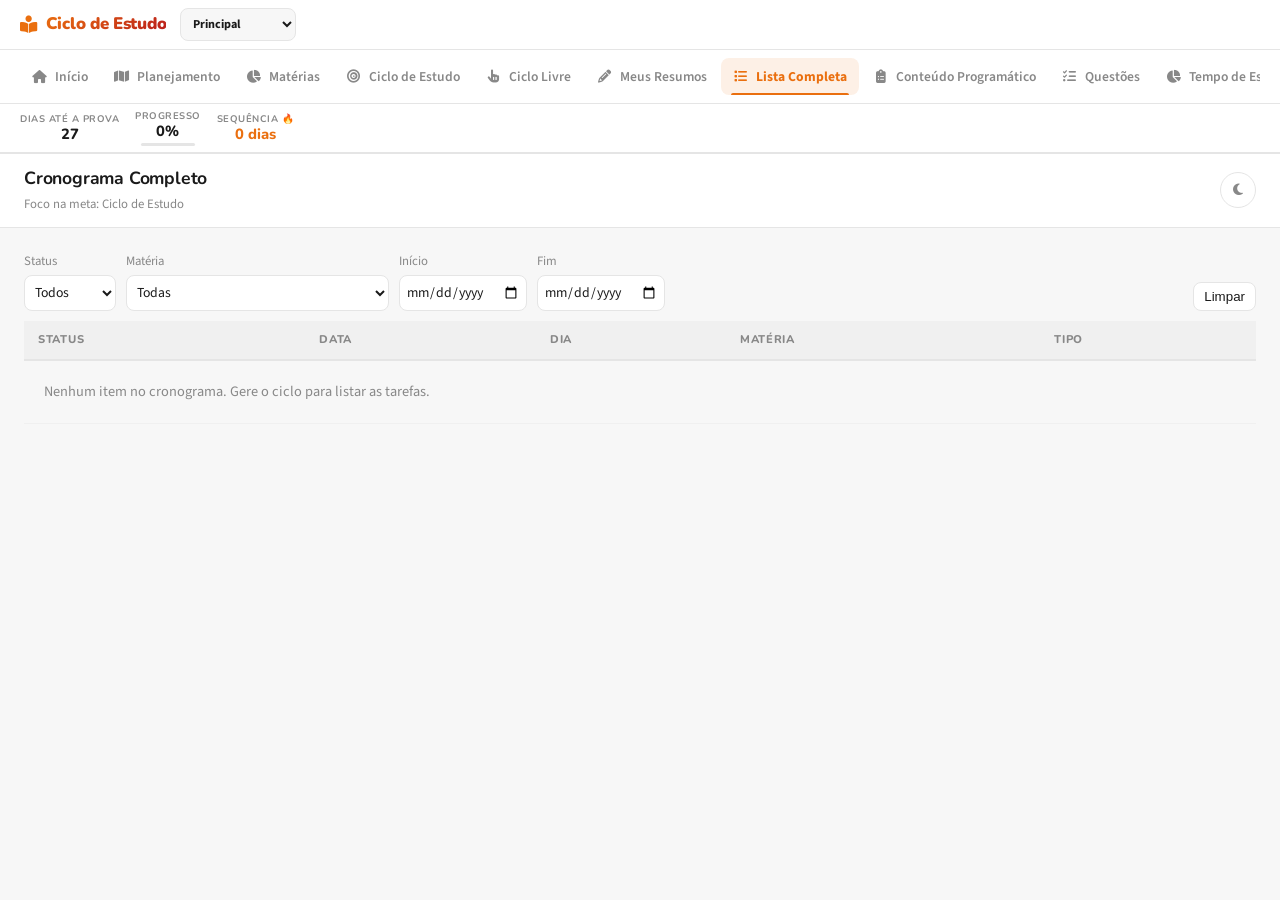
<file: listacompleta.html>
<!DOCTYPE html>
<html lang="pt-BR" data-theme="light">
<head>
    <meta charset="UTF-8">
    <meta name="viewport" content="width=device-width, initial-scale=1.0">
    <title>Lista Completa · Ciclo Estudo</title>
    <link rel="stylesheet" href="https://cdnjs.cloudflare.com/ajax/libs/font-awesome/6.4.0/css/all.min.css">
    <link rel="preconnect" href="https://fonts.googleapis.com">
    <link rel="preconnect" href="https://fonts.gstatic.com" crossorigin>
    <link href="https://fonts.googleapis.com/css2?family=Nunito:ital,wght@0,300;0,400;0,500;0,600;0,700;0,800;0,900;1,400&family=Source+Sans+3:ital,wght@0,300;0,400;0,600;0,700;1,400&family=JetBrains+Mono:wght@400;700&display=swap" rel="stylesheet">
    <link rel="stylesheet" href="core.css">
</head>
<body>
    <script id="persistence-data">window.HARDCODED_DATA = null;</script>
    <div id="toast-container"></div>

    <header class="app-header glass-panel">
        <div class="app-header-row">
            <div class="brand">
                <i class="fas fa-book-reader"></i>
                <span>Ciclo de Estudo</span>
            </div>
            <div id="profile-switcher" class="profile-switcher"><!-- JS generated --></div>
        </div>

        <div class="app-header-row">
            <nav class="topnav-menu">
                <a href="index.html" class="nav-item">
                    <i class="fas fa-house"></i>
                    <span>Início</span>
                </a>
                <a href="planejamento.html" class="nav-item">
                    <i class="fas fa-map"></i>
                    <span>Planejamento</span>
                </a>
                <a href="materias.html" class="nav-item">
                    <i class="fas fa-chart-pie"></i>
                    <span>Matérias</span>
                </a>
                <a href="cicloestudo.html" class="nav-item">
                    <i class="fas fa-bullseye"></i>
                    <span>Ciclo de Estudo</span>
                </a>
                <a href="cicloestudolivre.html" class="nav-item">
                    <i class="fas fa-hand-pointer"></i>
                    <span>Ciclo Livre</span>
                </a>
                <a href="resumo.html" class="nav-item">
                    <i class="fas fa-pencil-alt"></i>
                    <span>Meus Resumos</span>
                </a>
                <div class="nav-item active">
                    <i class="fas fa-list"></i>
                    <span>Lista Completa</span>
                </div>
                <a href="conteudoprogramatico.html" class="nav-item">
                    <i class="fas fa-clipboard-list"></i>
                    <span>Conteúdo Programático</span>
                </a>
                <a href="questoes.html" class="nav-item">
                    <i class="fas fa-list-check"></i>
                    <span>Questões</span>
                </a>
                <a href="tempoestudo.html" class="nav-item">
                    <i class="fas fa-chart-pie"></i>
                    <span>Tempo de Estudo</span>
                </a>
                <a href="historico.html" class="nav-item">
                    <i class="fas fa-history"></i>
                    <span>Histórico</span>
                </a>
            </nav>
        </div>

        <div class="app-header-row subnav-row">
            <div class="header-stats">
                <div class="header-stat">
                    <div class="header-stat-label">Dias até a Prova</div>
                    <div class="header-stat-value" id="days-left-stat">0</div>
                </div>
                <div class="header-stat">
                    <div class="header-stat-label">Progresso</div>
                    <div class="header-stat-value" id="total-progress-stat">0%</div>
                    <div class="progress-circle">
                        <div class="progress-fill" id="total-progress-bar"></div>
                    </div>
                </div>
                <div class="header-stat">
                    <div class="header-stat-label">Sequência 🔥</div>
                    <div class="header-stat-value" id="streak-stat">0 dias</div>
                </div>
            </div>

            <div style="flex:1;"></div>
        </div>
    </header>

    <main class="main-content">
        <div class="top-bar">
            <div class="page-title">
                <h1 id="page-title-text">Cronograma Completo</h1>
                <p id="page-subtitle-text">Foco na meta: Ciclo de Estudo</p>
            </div>
            <div style="display:flex; gap:10px; align-items:center;">
                <button id="theme-toggle" style="padding: 8px 12px; border-radius: 50%; width: 38px; height: 38px; display: flex; align-items: center; justify-content: center; cursor: pointer; transition: all 0.2s;" onclick="toggleTheme()" title="Modo Escuro">
                    <i class="fas fa-moon"></i>
                </button>
            </div>
        </div>

        <div class="content-area">
            <div id="view-list" class="view-section active">
                <div id="list-filters" style="display:flex; gap:10px; align-items:flex-end; margin-bottom:10px;">
                    <div style="display:flex; flex-direction:column; gap:4px;">
                        <label style="font-size:0.8rem; color: var(--text-muted);">Status</label>
                        <select id="filter-status" style="background:#1f2937; color:#fff; border:1px solid var(--border-color); padding:6px; border-radius:6px;">
                            <option value="">Todos</option>
                            <option value="pendente">Pendente</option>
                            <option value="feito">Feito</option>
                        </select>
                    </div>
                    <div style="display:flex; flex-direction:column; gap:4px;">
                        <label style="font-size:0.8rem; color: var(--text-muted);">Matéria</label>
                        <select id="filter-subject" style="background:#1f2937; color:#fff; border:1px solid var(--border-color); padding:6px; border-radius:6px;"></select>
                    </div>
                    <div style="display:flex; flex-direction:column; gap:4px;">
                        <label style="font-size:0.8rem; color: var(--text-muted);">Início</label>
                        <input id="filter-start" type="date" style="background:#1f2937; color:#fff; border:1px solid var(--border-color); padding:6px; border-radius:6px;" />
                    </div>
                    <div style="display:flex; flex-direction:column; gap:4px;">
                        <label style="font-size:0.8rem; color: var(--text-muted);">Fim</label>
                        <input id="filter-end" type="date" style="background:#1f2937; color:#fff; border:1px solid var(--border-color); padding:6px; border-radius:6px;" />
                    </div>
                    <button onclick="clearListFilters()" style="margin-left:auto; background: transparent; border:1px solid var(--border-color); color:#fff; padding:6px 10px; border-radius:6px;">Limpar</button>
                </div>
                <table>
                    <thead>
                        <tr>
                            <th>Status</th>
                            <th>Data</th>
                            <th>Dia</th>
                            <th>Matéria</th>
                            <th>Tipo</th>
                        </tr>
                    </thead>
                    <tbody id="list-tbody">
                        <!-- JS generated -->
                    </tbody>
                </table>
            </div>
        </div>
    </main>

    <script src="profile-keys.js"></script>
    <script src="core.js"></script>
    <script>
        let viewDate = new Date();

        // --- LIST VIEW ---
        function renderList() {
            // Render only first 100 or create pagination if needed. For now render all but careful with DOM.
            // Let's render only the upcoming days + past uncompleted? No, user asked for full cycle.
            // To avoid lag, let's render a limited set or just simple table.
            // For now, let's stick to the first 200 rows to prevent freezing, or implement simple load more.
            // Actually, let's just render all, browser can handle ~2000 simple rows usually.
            
            const tbody = document.getElementById('list-tbody');
            // Check if already rendered to avoid re-rendering heavy DOM constantly
            if(tbody.children.length > 0 && !document.getElementById('view-list').classList.contains('active')) return;

            tbody.innerHTML = '';
            
            // Limit to first 100 for performance initially, or maybe logic to show current week?
            // Let's show current month tasks.
            const currentMonthTasks = fullSchedule.filter(d => 
                d.date.getMonth() === viewDate.getMonth() && 
                d.date.getFullYear() === viewDate.getFullYear()
            );

            // Flatten
            let rows = [];
            fullSchedule.forEach(d => {
                d.tasks.forEach(t => {
                    rows.push({ date: d.date, task: t });
                });
            });

            // Apply filters
            const f = window.listFilters || {};
            rows = rows.filter(row => {
                const statusOk = !f.status || (f.status === 'feito' ? row.task.completed : !row.task.completed);
                const subjectOk = !f.subject || row.task.subject === f.subject;
                const startOk = !f.start || row.date >= f.start;
                const endOk = !f.end || row.date <= f.end;
                return statusOk && subjectOk && startOk && endOk;
            });

            // Let's just render the first 100 and maybe a "Load more" button if needed, 
            // but for now let's render today +/- 15 days?
            // Or just render all. It's about 150 days * 5-8 tasks = ~1000 rows. It's fine.
            
            // Optimization: Render string HTML first then inject
            let html = '';
            rows.forEach(row => {
                const st = deriveTaskStatus(row.task);
                const label = st === 'concluido' ? 'Concluído' : (st === 'nao_concluido' ? 'Não Concluído' : 'Não Iniciado');
                const color = st === 'concluido' ? 'var(--success-color)' : (st === 'nao_concluido' ? 'var(--warning-color)' : 'var(--accent-color)');
                html += `
                    <tr>
                        <td>
                            <span style="color: ${color}">
                                <i class="fas fa-circle"></i> ${label}
                            </span>
                        </td>
                        <td>${row.date.toLocaleDateString('pt-BR')}</td>
                        <td>${row.date.toLocaleDateString('pt-BR', {weekday: 'short'})}</td>
                        <td>${row.task.subject}</td>
                        <td>${row.task.type}</td>
                    </tr>
                `;
            });
            if (rows.length === 0) {
                tbody.innerHTML = '<tr><td colspan="5" style="color: var(--text-muted); padding: 20px;">Nenhum item no cronograma. Gere o ciclo para listar as tarefas.</td></tr>';
            } else {
                tbody.innerHTML = html;
            }
        }

        /**
         * Inicializa e aplica filtros da Lista Completa.
         */
        function initListFilters() {
            window.listFilters = { status: '', subject: '', start: null, end: null };
            const subjSelect = document.getElementById('filter-subject');
            if (subjSelect) {
                subjSelect.innerHTML = '<option value="">Todas</option>' + subjectsConfig.map(s => `<option value="${s.name}">${s.name}</option>`).join('');
            }
            const statusSelect = document.getElementById('filter-status');
            const startInput = document.getElementById('filter-start');
            const endInput = document.getElementById('filter-end');
            if (statusSelect) statusSelect.onchange = () => { window.listFilters.status = statusSelect.value; renderList(); };
            if (subjSelect) subjSelect.onchange = () => { window.listFilters.subject = subjSelect.value; renderList(); };
            if (startInput) startInput.onchange = () => { window.listFilters.start = startInput.value ? new Date(startInput.value) : null; renderList(); };
            if (endInput) endInput.onchange = () => { window.listFilters.end = endInput.value ? new Date(endInput.value) : null; renderList(); };
        }
        function clearListFilters() {
            const statusSelect = document.getElementById('filter-status');
            const subjSelect = document.getElementById('filter-subject');
            const startInput = document.getElementById('filter-start');
            const endInput = document.getElementById('filter-end');
            if (statusSelect) statusSelect.value = '';
            if (subjSelect) subjSelect.value = '';
            if (startInput) startInput.value = '';
            if (endInput) endInput.value = '';
            window.listFilters = { status: '', subject: '', start: null, end: null };
            renderList();
        }



        function init() {
            initCoreData();
            renderList();
        }
        initTheme();
        hydrateFromDisk().then(() => { init(); });
    </script>
</body>
</html>
</file>
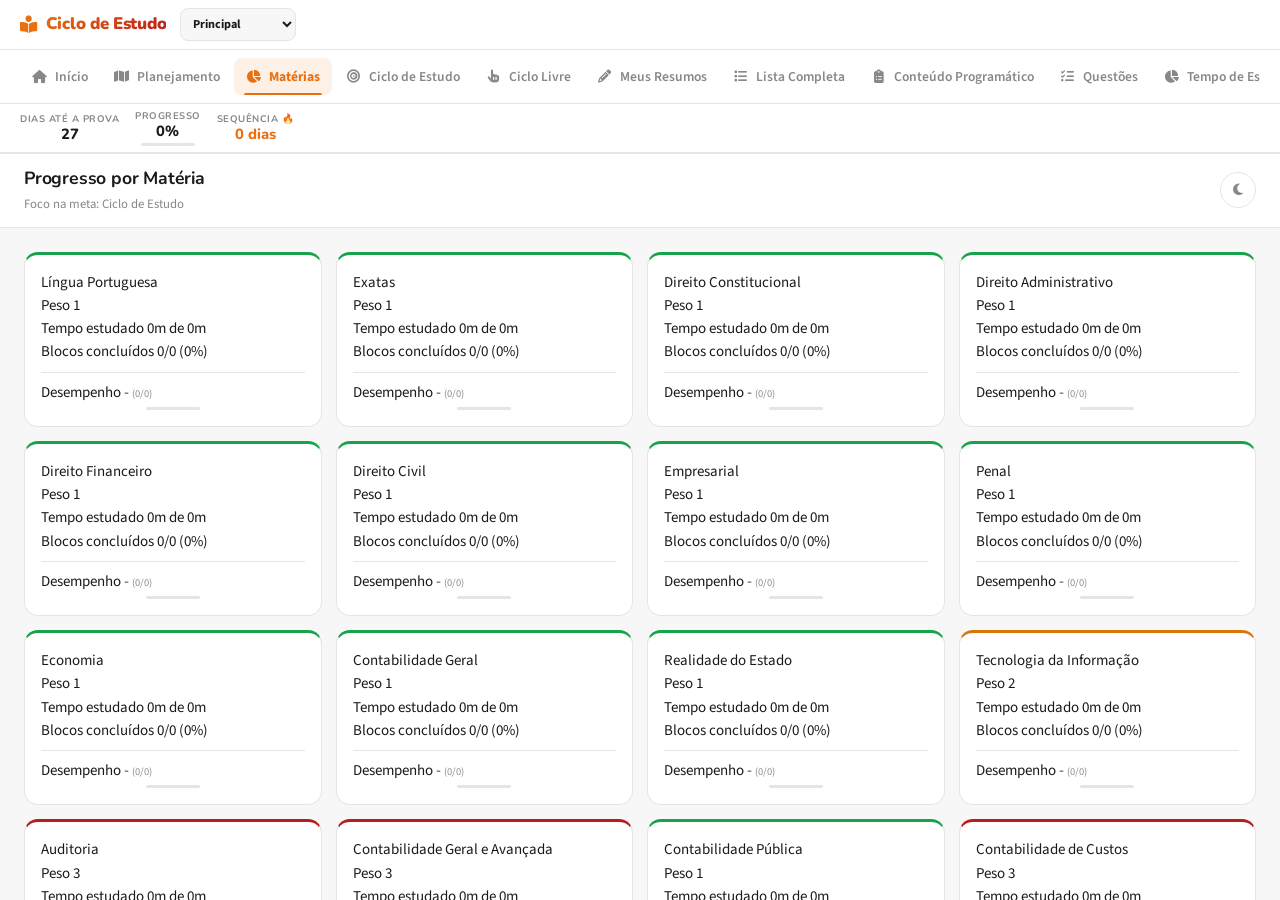
<file: materias.html>
<!DOCTYPE html>
<html lang="pt-BR" data-theme="light">
<head>
    <meta charset="UTF-8">
    <meta name="viewport" content="width=device-width, initial-scale=1.0">
    <title>Matérias · Ciclo Estudo</title>
    <link rel="stylesheet" href="https://cdnjs.cloudflare.com/ajax/libs/font-awesome/6.4.0/css/all.min.css">
    <link rel="preconnect" href="https://fonts.googleapis.com">
    <link rel="preconnect" href="https://fonts.gstatic.com" crossorigin>
    <link href="https://fonts.googleapis.com/css2?family=Nunito:ital,wght@0,300;0,400;0,500;0,600;0,700;0,800;0,900;1,400&family=Source+Sans+3:ital,wght@0,300;0,400;0,600;0,700;1,400&family=JetBrains+Mono:wght@400;700&display=swap" rel="stylesheet">
    <link rel="stylesheet" href="core.css">
</head>
<body>
    <script id="persistence-data">window.HARDCODED_DATA = null;</script>
    <div id="toast-container"></div>

    <header class="app-header glass-panel">
        <div class="app-header-row">
            <div class="brand">
                <i class="fas fa-book-reader"></i>
                <span>Ciclo de Estudo</span>
            </div>
            <div id="profile-switcher" class="profile-switcher"><!-- JS generated --></div>
        </div>

        <div class="app-header-row">
            <nav class="topnav-menu">
                <a href="index.html" class="nav-item">
                    <i class="fas fa-house"></i>
                    <span>Início</span>
                </a>
                <a href="planejamento.html" class="nav-item">
                    <i class="fas fa-map"></i>
                    <span>Planejamento</span>
                </a>
                <div class="nav-item active">
                    <i class="fas fa-chart-pie"></i>
                    <span>Matérias</span>
                </div>
                <a href="cicloestudo.html" class="nav-item">
                    <i class="fas fa-bullseye"></i>
                    <span>Ciclo de Estudo</span>
                </a>
                <a href="cicloestudolivre.html" class="nav-item">
                    <i class="fas fa-hand-pointer"></i>
                    <span>Ciclo Livre</span>
                </a>
                <a href="resumo.html" class="nav-item">
                    <i class="fas fa-pencil-alt"></i>
                    <span>Meus Resumos</span>
                </a>
                <a href="listacompleta.html" class="nav-item">
                    <i class="fas fa-list"></i>
                    <span>Lista Completa</span>
                </a>
                <a href="conteudoprogramatico.html" class="nav-item">
                    <i class="fas fa-clipboard-list"></i>
                    <span>Conteúdo Programático</span>
                </a>
                <a href="questoes.html" class="nav-item">
                    <i class="fas fa-list-check"></i>
                    <span>Questões</span>
                </a>
                <a href="tempoestudo.html" class="nav-item">
                    <i class="fas fa-chart-pie"></i>
                    <span>Tempo de Estudo</span>
                </a>
                <a href="historico.html" class="nav-item">
                    <i class="fas fa-history"></i>
                    <span>Histórico</span>
                </a>
            </nav>
        </div>

        <div class="app-header-row subnav-row">
            <div class="header-stats">
                <div class="header-stat">
                    <div class="header-stat-label">Dias até a Prova</div>
                    <div class="header-stat-value" id="days-left-stat">0</div>
                </div>
                <div class="header-stat">
                    <div class="header-stat-label">Progresso</div>
                    <div class="header-stat-value" id="total-progress-stat">0%</div>
                    <div class="progress-circle">
                        <div class="progress-fill" id="total-progress-bar"></div>
                    </div>
                </div>
                <div class="header-stat">
                    <div class="header-stat-label">Sequência 🔥</div>
                    <div class="header-stat-value" id="streak-stat">0 dias</div>
                </div>
            </div>

            <div style="flex:1;"></div>
        </div>
    </header>

    <main class="main-content">
        <div class="top-bar">
            <div class="page-title">
                <h1 id="page-title-text">Progresso por Matéria</h1>
                <p id="page-subtitle-text">Foco na meta: Ciclo de Estudo</p>
            </div>
            <div style="display:flex; gap:10px; align-items:center;">
                <button id="theme-toggle" style="padding: 8px 12px; border-radius: 50%; width: 38px; height: 38px; display: flex; align-items: center; justify-content: center; cursor: pointer; transition: all 0.2s;" onclick="toggleTheme()" title="Modo Escuro">
                    <i class="fas fa-moon"></i>
                </button>
            </div>
        </div>

        <div class="content-area">
            <div id="view-subjects" class="view-section active">
                <div class="subjects-grid" id="subjects-container">
                    <!-- JS generated -->
                </div>
            </div>
        </div>
    </main>

    <script src="profile-keys.js"></script>
    <script src="core.js"></script>
    <script>
        // --- SUBJECTS VIEW ---
        function renderSubjects() {
            const container = document.getElementById('subjects-container');
            container.innerHTML = '';

            subjectsConfig.forEach(sub => {
                // Calculate stats: blocos (quantidade de sessões planejadas) vs tempo real estudado
                let total = 0;
                let done = 0;
                let secondsSpent = 0;
                let secondsTarget = 0;

                fullSchedule.forEach(day => {
                    day.tasks.forEach(t => {
                        if(t.subject === sub.name) {
                            total++;
                            if(t.completed) done++;
                            secondsSpent += (t.timeSpent || 0);
                            secondsTarget += (t.durationTarget || 3600);
                        }
                    });
                });

                const percent = secondsTarget === 0 ? 0 : Math.min(100, Math.round((secondsSpent / secondsTarget) * 100));

                // Calculate Question Performance
                let qTotal = 0;
                let qCorrect = 0;
                studyHistory.forEach(h => {
                    if (h.subject === sub.name && h.questions) {
                        qTotal += h.questions;
                        qCorrect += (h.correct || 0);
                    }
                });
                const qRate = qTotal === 0 ? 0 : Math.round((qCorrect / qTotal) * 100);
                const qColor = qRate >= 80 ? '#10b981' : (qRate >= 60 ? '#f59e0b' : '#ef4444');

                const card = document.createElement('div');
                card.className = 'subject-card';
                card.dataset.weight = sub.weight || 1;
                card.innerHTML = `
                    <div class="subject-header">
                        <div class="subject-title">${sub.name}</div>
                        <div class="subject-badge ${'badge-w' + (sub.weight || 1)}">Peso ${sub.weight}</div>
                    </div>
                    <div class="subject-stat">
                        <span>Tempo estudado</span>
                        <span>${formatHM(secondsSpent)} de ${formatHM(secondsTarget)}</span>
                    </div>
                    <div class="subject-stat">
                        <span>Blocos concluídos</span>
                        <span>${done}/${total} (${percent}%)</span>
                    </div>

                    <!-- Performance -->
                     <div class="subject-stat" style="margin-top: 8px; border-top: 1px solid var(--border-color); padding-top: 8px;">
                        <span>Desempenho</span>
                        <span style="color: ${qTotal > 0 ? qColor : 'var(--text-muted)'}; font-weight: bold;">
                            ${qTotal > 0 ? qRate + '%' : '-'} 
                            <span style="font-size:0.7em; font-weight:normal; color:var(--text-muted);">(${qCorrect}/${qTotal})</span>
                        </span>
                    </div>

                    <div class="progress-circle">
                        <div class="progress-fill" style="width: ${percent}%"></div>
                    </div>
                `;
                container.appendChild(card);
            });
        }



        function init() {
            initCoreData();
            renderSubjects();
        }
        initTheme();
        hydrateFromDisk().then(() => { init(); });
    </script>
</body>
</html>
</file>
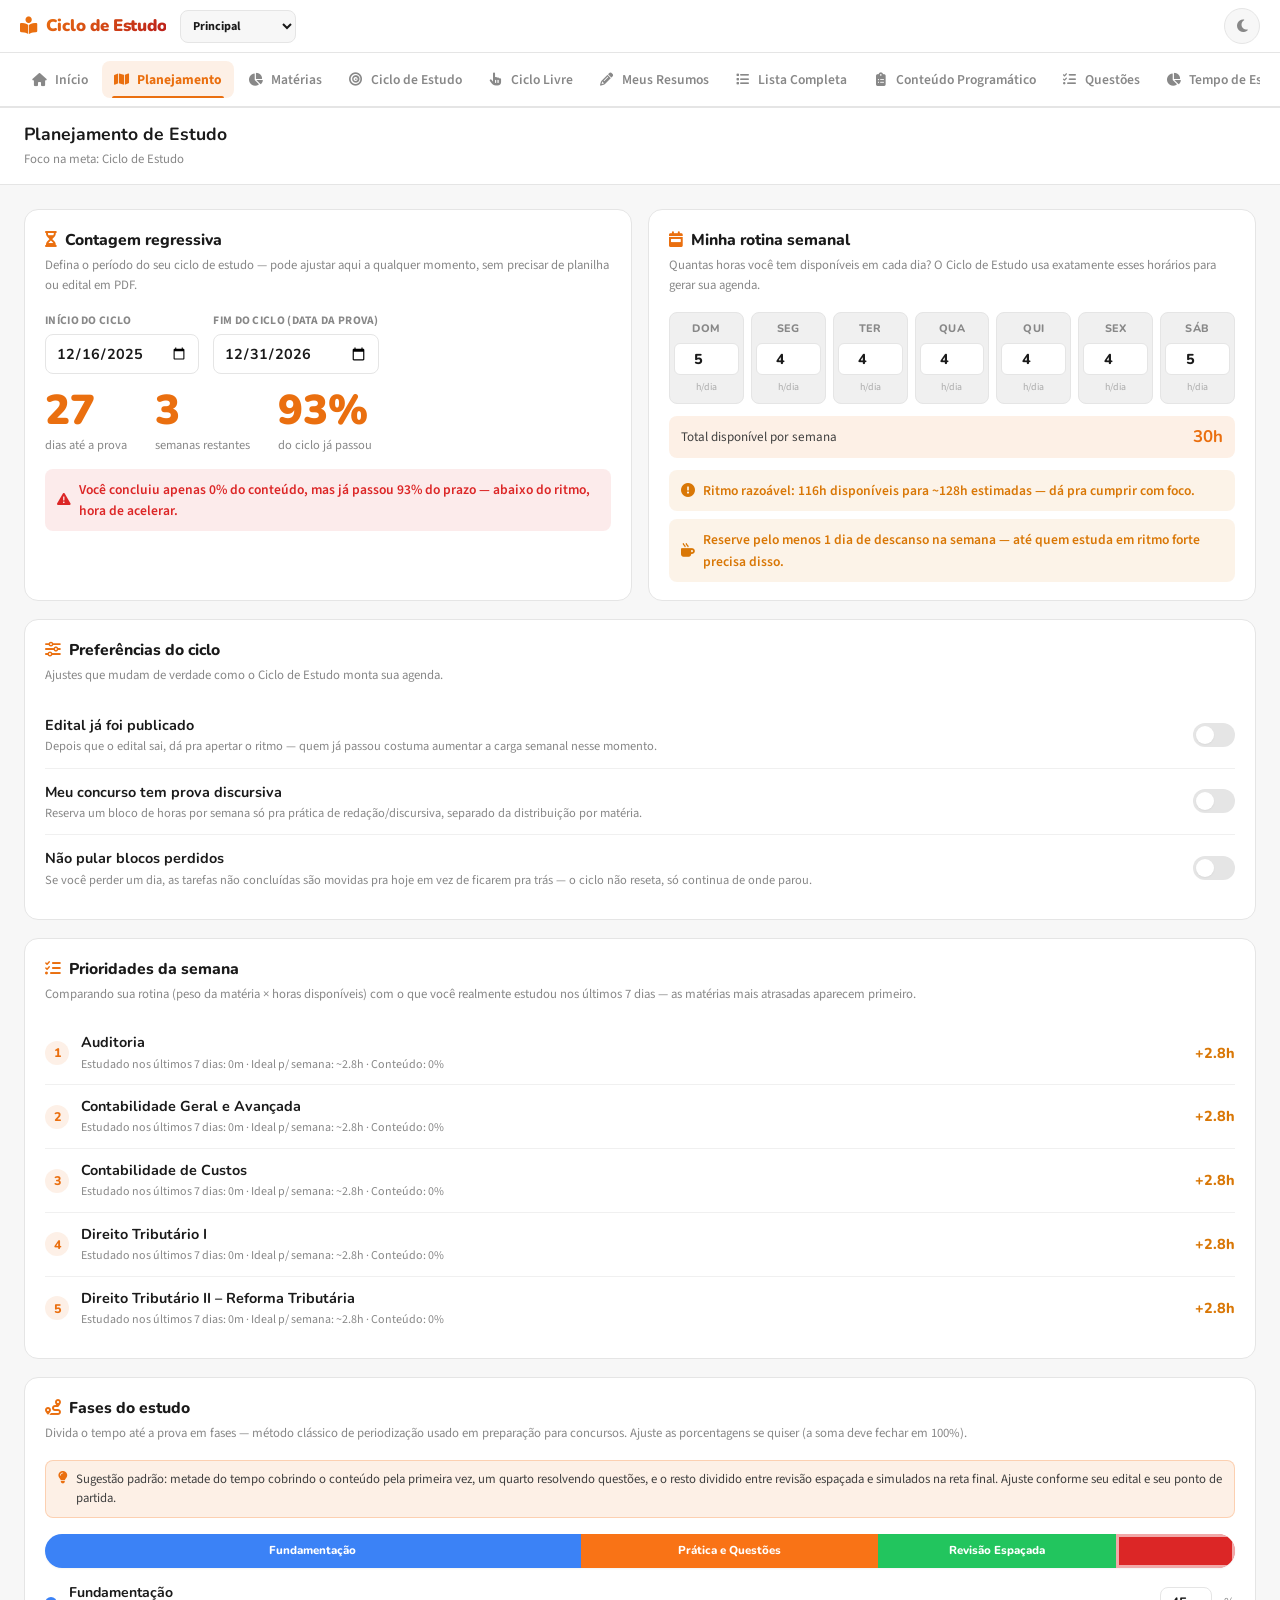
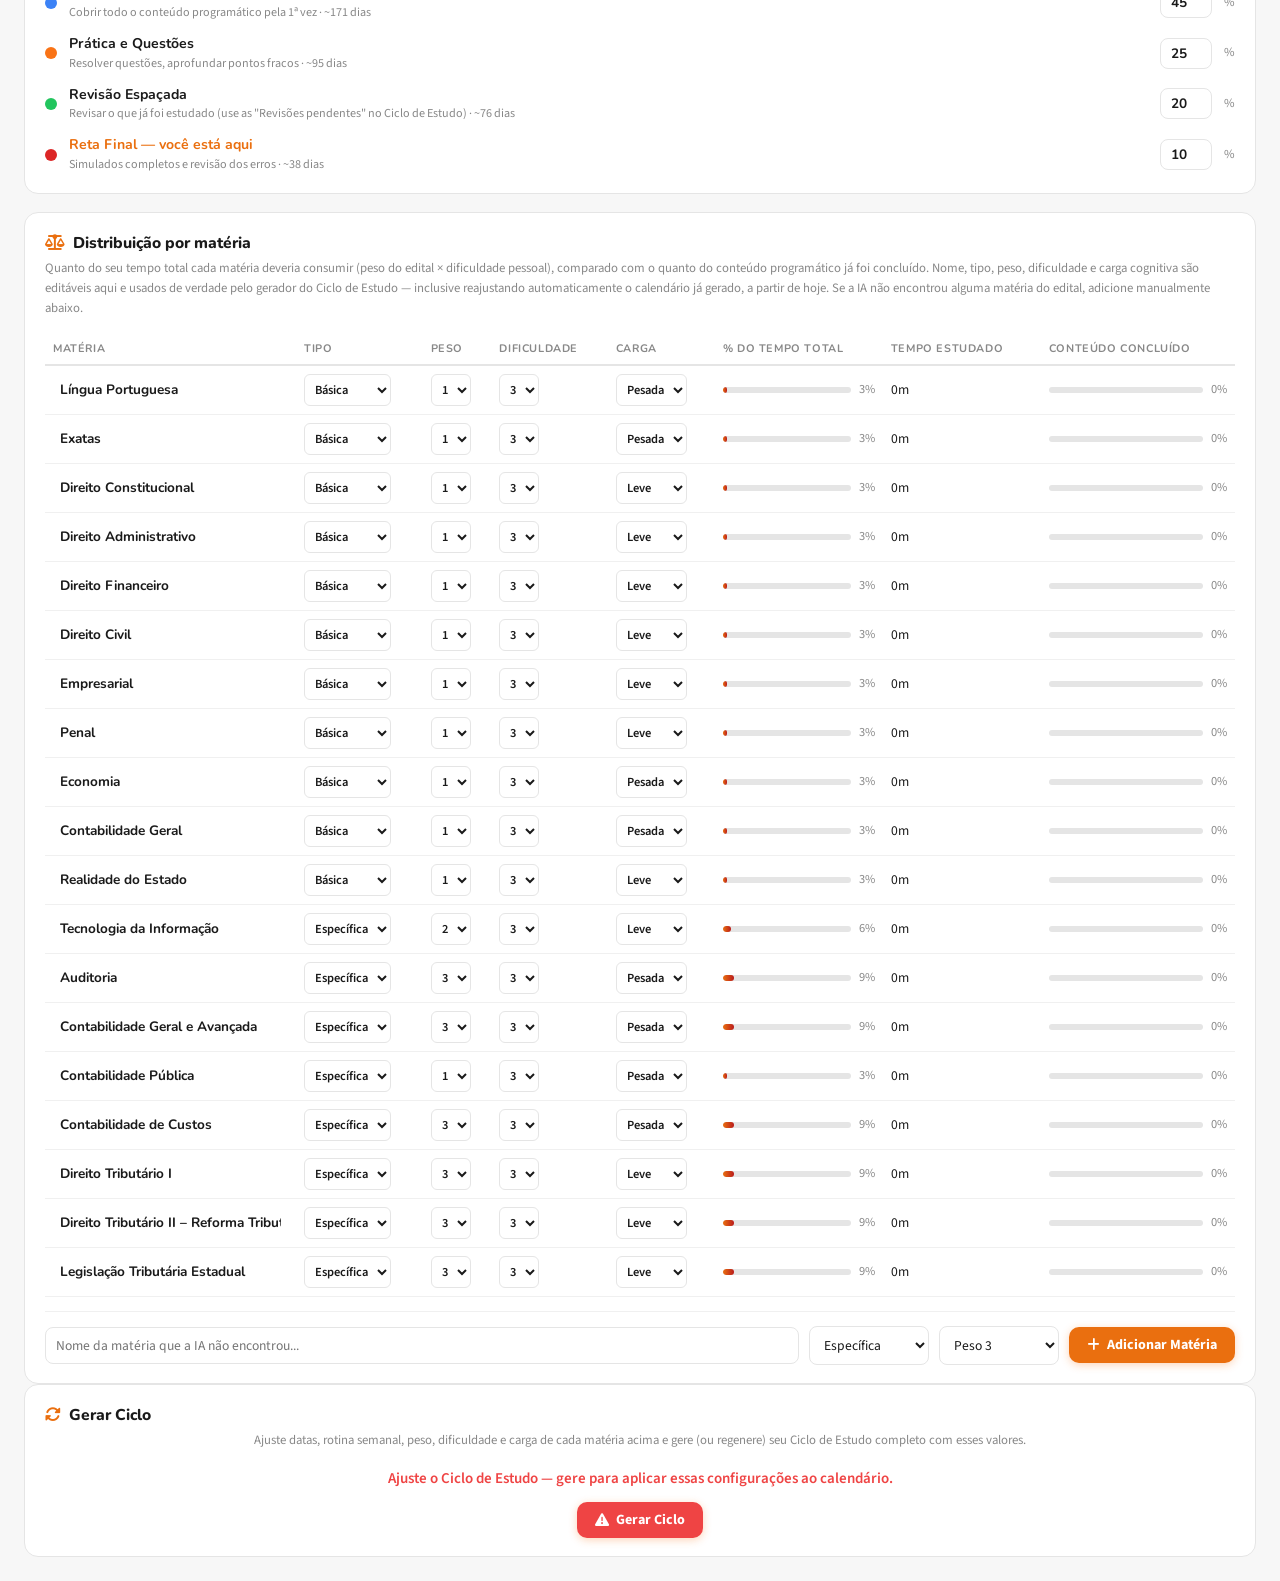
<file: planejamento.html>
<!DOCTYPE html>
<html lang="pt-BR" data-theme="light">
<head>
    <meta charset="UTF-8">
    <meta name="viewport" content="width=device-width, initial-scale=1.0">
    <title>Planejamento — Ciclo de Estudo</title>
    <link rel="stylesheet" href="https://cdnjs.cloudflare.com/ajax/libs/font-awesome/6.4.0/css/all.min.css">
    <link rel="preconnect" href="https://fonts.googleapis.com">
    <link rel="preconnect" href="https://fonts.gstatic.com" crossorigin>
    <link href="https://fonts.googleapis.com/css2?family=Nunito:ital,wght@0,300;0,400;0,500;0,600;0,700;0,800;0,900;1,400&family=Source+Sans+3:ital,wght@0,300;0,400;0,600;0,700;1,400&family=JetBrains+Mono:wght@400;700&display=swap" rel="stylesheet">
    <style>
        /* ─── TOKENS (mesmo sistema do Ciclo de Estudo, pra tudo combinar) ─── */
        :root {
            --bg: #0F0F0F; --surface: #1A1A1A; --surface-alt: #222222;
            --sidebar-bg: #111111; --sidebar-hover: rgba(249,115,22,0.10); --sidebar-border: rgba(255,255,255,0.07);
            --sidebar-text: #F5F5F5; --sidebar-muted: #777777; --sidebar-card-bg: rgba(255,255,255,0.04);
            --ink: #F5F5F5; --ink-2: #D4D4D4; --ink-3: #888888; --ink-4: #555555;
            --accent: #F97316; --accent-soft: rgba(249,115,22,0.14); --accent-hover: #EA6F0F;
            --accent-secondary: #DC2626; --accent-secondary-soft: rgba(220,38,38,0.12);
            --green: #22C55E; --green-soft: rgba(34,197,94,0.12);
            --amber: #EAB308; --amber-soft: rgba(234,179,8,0.12);
            --red: #EF4444; --red-soft: rgba(239,68,68,0.12);
            --border: rgba(255,255,255,0.08); --border-2: rgba(255,255,255,0.04);
            --r-xs: 3px; --r-sm: 6px; --r: 8px; --r-md: 10px; --r-lg: 14px; --r-xl: 20px; --r-full: 9999px;
            --sh-xs: none; --sh-sm: 0 1px 3px rgba(0,0,0,0.4); --sh: 0 3px 8px rgba(0,0,0,0.5);
            --sh-md: 0 8px 24px rgba(0,0,0,0.6); --sh-lg: 0 20px 60px rgba(0,0,0,0.8);
            --input-bg: var(--surface-alt); --input-border: var(--border);
            --glass-bg: rgba(15,15,15,0.95); --glass-border: rgba(255,255,255,0.08);
        }
        [data-theme="light"] {
            --bg: #F7F7F7; --surface: #FFFFFF; --surface-alt: #F0F0F0;
            --sidebar-bg: #FFFFFF; --sidebar-hover: rgba(249,115,22,0.08); --sidebar-border: #E5E5E5;
            --sidebar-text: #1A1A1A; --sidebar-muted: #888888; --sidebar-card-bg: rgba(0,0,0,0.03);
            --ink: #1A1A1A; --ink-2: #404040; --ink-3: #888888; --ink-4: #AAAAAA;
            --accent: #EA6F0F; --accent-soft: rgba(234,111,15,0.10); --accent-hover: #D96200;
            --accent-secondary: #B91C1C; --accent-secondary-soft: rgba(185,28,28,0.09);
            --green: #16A34A; --green-soft: rgba(22,163,74,0.09);
            --amber: #D97706; --amber-soft: rgba(217,119,6,0.09);
            --red: #DC2626; --red-soft: rgba(220,38,38,0.09);
            --border: #E5E5E5; --border-2: #F0F0F0;
            --sh-xs: 0 1px 2px rgba(0,0,0,0.05); --sh-sm: 0 1px 4px rgba(0,0,0,0.08);
            --sh: 0 3px 8px rgba(0,0,0,0.08); --sh-md: 0 8px 24px rgba(0,0,0,0.10); --sh-lg: 0 20px 60px rgba(0,0,0,0.14);
            --input-bg: var(--surface); --input-border: var(--border);
            --glass-bg: rgba(255,255,255,0.96); --glass-border: rgba(0,0,0,0.08);
        }

        *, *::before, *::after { box-sizing: border-box; }
        * { scrollbar-width: thin; scrollbar-color: var(--border) transparent; }
        ::-webkit-scrollbar { width: 5px; height: 5px; }
        ::-webkit-scrollbar-track { background: transparent; }
        ::-webkit-scrollbar-thumb { background: rgba(249,115,22,0.3); border-radius: 99px; }
        ::-webkit-scrollbar-thumb:hover { background: var(--accent); }

        body {
            margin: 0; padding: 0; background: var(--bg); color: var(--ink);
            font-family: 'Source Sans 3', 'Segoe UI', sans-serif; font-size: 15px; line-height: 1.55;
            display: flex; flex-direction: column; min-height: 100vh;
            transition: background 0.2s, color 0.2s; -webkit-font-smoothing: antialiased;
        }

        /* ─── TOP HEADER (idêntico ao Ciclo de Estudo) ──────────────── */
        .app-header {
            display: flex; flex-direction: column; align-items: stretch;
            background: var(--sidebar-bg); border-bottom: 1px solid var(--sidebar-border);
            flex-shrink: 0; color: var(--sidebar-text); position: sticky; top: 0; z-index: 100;
        }
        [data-theme="light"] .app-header { box-shadow: 0 1px 0 var(--sidebar-border); }
        .app-header-row { display: flex; align-items: center; gap: 14px; padding: 8px 20px; }
        .app-header-row + .app-header-row { border-top: 1px solid var(--sidebar-border); }

        .brand { display: flex; align-items: center; gap: 8px; font-family: 'Nunito', sans-serif; font-size: 1.05rem; font-weight: 900; letter-spacing: -0.3px; flex-shrink: 0; text-decoration: none; }
        .brand span { background: linear-gradient(135deg, #F97316 0%, #DC2626 100%); -webkit-background-clip: text; -webkit-text-fill-color: transparent; background-clip: text; }
        .brand i { color: #F97316; font-size: 1.1rem; }
        [data-theme="light"] .brand span { background: linear-gradient(135deg, #EA6F0F, #B91C1C); -webkit-background-clip: text; -webkit-text-fill-color: transparent; background-clip: text; }
        [data-theme="light"] .brand i { color: #EA6F0F; }

        .profile-switcher { display: flex; gap: 4px; align-items: center; flex-shrink: 0; }
        .profile-switcher select {
            background: var(--sidebar-card-bg); color: var(--sidebar-text);
            border: 1px solid var(--sidebar-border); border-radius: var(--r);
            padding: 6px 8px; font-size: 0.76rem; font-family: 'Source Sans 3', sans-serif; font-weight: 700; cursor: pointer; max-width: 130px;
        }
        .profile-icon-btn {
            background: transparent; border: 1px solid var(--sidebar-border); color: var(--sidebar-muted);
            width: 26px; height: 26px; border-radius: var(--r); cursor: pointer; flex-shrink: 0;
            display: flex; align-items: center; justify-content: center; font-size: 0.7rem; transition: all 0.14s;
        }
        .profile-icon-btn:hover { color: var(--accent); border-color: var(--accent); }

        .topnav-menu { display: flex; align-items: center; gap: 2px; flex: 1; overflow-x: auto; scrollbar-width: none; min-width: 0; }
        .topnav-menu::-webkit-scrollbar { display: none; }
        .nav-item {
            padding: 8px 12px; border-radius: var(--r); cursor: pointer; display: flex; align-items: center; gap: 8px;
            color: var(--sidebar-muted); transition: background 0.15s, color 0.15s;
            font-family: 'Source Sans 3', sans-serif; font-weight: 600; font-size: 0.85rem;
            text-decoration: none; position: relative; white-space: nowrap; flex-shrink: 0;
        }
        .nav-item:hover { background: var(--sidebar-hover); color: var(--accent); }
        .nav-item.active { background: var(--accent-soft); color: var(--accent); font-weight: 700; }
        .nav-item.active::before { content: ''; position: absolute; left: 10px; right: 10px; bottom: 0; height: 2px; background: var(--accent); border-radius: 2px 2px 0 0; }
        [data-theme="light"] .nav-item { color: var(--ink-3); }
        [data-theme="light"] .nav-item.active { color: var(--accent); }
        .nav-item i { width: 15px; text-align: center; font-size: 0.82rem; color: inherit; }

        .header-icon-btn {
            border: 1px solid var(--sidebar-border); background: var(--sidebar-card-bg); color: var(--sidebar-muted);
            width: 36px; height: 36px; border-radius: 50%; cursor: pointer; flex-shrink: 0;
            display: flex; align-items: center; justify-content: center; font-size: 0.9rem; transition: all 0.14s;
        }
        .header-icon-btn:hover { color: var(--accent); border-color: var(--accent); }

        /* ─── PAGE HEADER ────────────────────────────────────────────── */
        .page-top-bar {
            padding: 14px 24px; border-bottom: 1px solid var(--border);
            display: flex; justify-content: space-between; align-items: center;
            background: var(--surface); flex-shrink: 0; gap: 16px;
        }
        .page-top-bar h1 { margin: 0; font-size: 1.1rem; font-weight: 700; color: var(--ink); font-family: 'Nunito', sans-serif; }
        .page-top-bar p { margin: 2px 0 0; font-size: 0.8rem; color: var(--ink-3); }

        .content-area { flex: 1; overflow-y: auto; padding: 24px; background: var(--bg); }
        .plan-grid { display: grid; grid-template-columns: repeat(auto-fit, minmax(280px, 1fr)); gap: 16px; margin-bottom: 18px; }

        .plan-card { background: var(--surface); border: 1px solid var(--border); border-radius: var(--r-lg); padding: 18px 20px; }
        .plan-card h2 { margin: 0 0 4px; font-size: 0.98rem; font-weight: 800; font-family: 'Nunito', sans-serif; color: var(--ink); display: flex; align-items: center; gap: 8px; }
        .plan-card h2 i { color: var(--accent); }
        .plan-card .plan-card-sub { margin: 0 0 16px; font-size: 0.8rem; color: var(--ink-3); }

        /* Countdown */
        .countdown-value { font-size: 2.6rem; font-weight: 900; color: var(--accent); font-family: 'Nunito', sans-serif; line-height: 1; }
        .countdown-label { font-size: 0.78rem; color: var(--ink-3); margin-top: 4px; }
        .countdown-row { display: flex; gap: 28px; }
        .cycle-dates-row { display: flex; gap: 14px; flex-wrap: wrap; margin-bottom: 16px; }
        .cycle-date-field { display: flex; flex-direction: column; gap: 4px; }
        .cycle-date-field label { font-size: 0.72rem; font-weight: 700; color: var(--ink-3); text-transform: uppercase; letter-spacing: 0.3px; }
        .cycle-date-field input[type="date"] {
            padding: 8px 10px; background: var(--input-bg); border: 1px solid var(--input-border);
            color: var(--ink); border-radius: var(--r); font-size: 0.9rem; font-family: 'Nunito', sans-serif; font-weight: 700;
        }

        /* Weekly pace */
        .pace-input-row { display: flex; align-items: center; gap: 10px; margin-bottom: 14px; }
        .pace-input-row input {
            width: 80px; padding: 8px 10px; background: var(--input-bg); border: 1px solid var(--input-border);
            color: var(--ink); border-radius: var(--r); font-size: 0.95rem; font-family: 'Nunito', sans-serif; font-weight: 700;
        }
        .pace-status { padding: 10px 12px; border-radius: var(--r); font-size: 0.85rem; font-weight: 600; display: flex; align-items: center; gap: 8px; }
        .pace-status.ok { background: var(--green-soft); color: var(--green); }
        .pace-status.warn { background: var(--amber-soft); color: var(--amber); }
        .pace-status.bad { background: var(--red-soft); color: var(--red); }
        .pace-status.neutral { background: var(--surface-alt); color: var(--ink-3); }

        /* Rotina semanal (grid de dias) */
        .routine-grid { display: grid; grid-template-columns: repeat(7, 1fr); gap: 7px; margin-bottom: 12px; }
        .routine-day { display: flex; flex-direction: column; align-items: center; gap: 5px; background: var(--surface-alt); border: 1px solid var(--border); border-radius: var(--r); padding: 8px 4px; }
        .routine-day-label { font-size: 0.68rem; font-weight: 800; text-transform: uppercase; letter-spacing: 0.4px; color: var(--ink-3); font-family: 'Nunito', sans-serif; }
        .routine-day-input {
            width: 100%; text-align: center; padding: 5px 2px; background: var(--input-bg); border: 1px solid var(--input-border);
            color: var(--ink); border-radius: var(--r-sm); font-size: 0.9rem; font-family: 'Nunito', sans-serif; font-weight: 800;
        }
        .routine-day-unit { font-size: 0.62rem; color: var(--ink-4); }
        .routine-total-row { display: flex; align-items: center; justify-content: space-between; margin-bottom: 12px; padding: 8px 12px; background: var(--accent-soft); border-radius: var(--r); }
        .routine-total-row strong { color: var(--accent); font-family: 'Nunito', sans-serif; font-size: 1.05rem; }

        /* Preferências do ciclo */
        .pref-row { display: flex; align-items: center; gap: 16px; padding: 12px 0; border-bottom: 1px solid var(--border-2); }
        .pref-row-body { flex: 1; min-width: 0; }
        .pref-row-title { font-weight: 700; font-size: 0.9rem; color: var(--ink); font-family: 'Nunito', sans-serif; }
        .pref-row-desc { font-size: 0.78rem; color: var(--ink-3); margin-top: 2px; line-height: 1.4; }
        .switch { position: relative; display: inline-block; width: 42px; height: 24px; flex-shrink: 0; }
        .switch input { opacity: 0; width: 0; height: 0; }
        .switch-slider { position: absolute; cursor: pointer; inset: 0; background: var(--border); border-radius: 99px; transition: 0.15s; }
        .switch-slider::before { content: ''; position: absolute; width: 18px; height: 18px; left: 3px; bottom: 3px; background: #fff; border-radius: 50%; transition: 0.15s; box-shadow: var(--sh-xs); }
        .switch input:checked + .switch-slider { background: var(--accent); }
        .switch input:checked + .switch-slider::before { transform: translateX(18px); }

        .subj-dist-select {
            padding: 5px 6px; background: var(--input-bg); border: 1px solid var(--input-border); color: var(--ink);
            border-radius: var(--r-sm); font-family: 'Source Sans 3', sans-serif; font-size: 0.78rem; font-weight: 600; cursor: pointer;
        }
        .subj-dist-name-input {
            padding: 5px 6px; background: transparent; border: 1px solid transparent; color: var(--ink);
            border-radius: var(--r-sm); font-family: 'Nunito', sans-serif; font-size: 0.85rem; font-weight: 700;
            width: 100%; min-width: 160px;
        }
        .subj-dist-name-input:hover, .subj-dist-name-input:focus { border-color: var(--input-border); background: var(--input-bg); outline: none; }
        .subj-add-row { display: flex; gap: 10px; flex-wrap: wrap; margin-top: 14px; padding-top: 14px; border-top: 1px solid var(--border-2); align-items: center; }
        .subj-add-row input[type="text"], .subj-add-row select {
            padding: 8px 10px; background: var(--input-bg); border: 1px solid var(--input-border); color: var(--ink);
            border-radius: var(--r); font-family: 'Source Sans 3', sans-serif; font-size: 0.85rem;
        }
        .subj-add-row input[type="text"] { flex: 1; min-width: 220px; }
        .subj-add-row select { min-width: 120px; cursor: pointer; }

        /* Prioridades da semana */
        .priority-row { display: flex; align-items: center; gap: 12px; padding: 10px 0; border-bottom: 1px solid var(--border-2); }
        .priority-row:last-child { border-bottom: none; }
        .priority-rank {
            width: 24px; height: 24px; border-radius: 50%; background: var(--accent-soft); color: var(--accent);
            font-weight: 800; font-size: 0.78rem; display: flex; align-items: center; justify-content: center; flex-shrink: 0; font-family: 'Nunito', sans-serif;
        }
        .priority-body { flex: 1; min-width: 0; }
        .priority-name { font-weight: 700; font-size: 0.9rem; color: var(--ink); font-family: 'Nunito', sans-serif; }
        .priority-meta { font-size: 0.75rem; color: var(--ink-3); margin-top: 2px; }
        .priority-gap { font-weight: 800; color: var(--amber); font-family: 'Nunito', sans-serif; font-size: 0.9rem; flex-shrink: 0; white-space: nowrap; }

        /* Fases */
        .phase-tip {
            display: flex; gap: 8px; align-items: flex-start; background: var(--accent-soft);
            border: 1px solid rgba(249,115,22,0.25); border-radius: var(--r); padding: 9px 12px;
            font-size: 0.8rem; color: var(--ink-2); margin-bottom: 16px; line-height: 1.5;
        }
        .phase-tip i { color: var(--accent); margin-top: 2px; }
        .phase-timeline { display: flex; height: 34px; border-radius: var(--r-full); overflow: hidden; margin-bottom: 14px; box-shadow: var(--sh-xs); }
        .phase-seg { display: flex; align-items: center; justify-content: center; font-size: 0.72rem; font-weight: 800; color: #fff; font-family: 'Nunito', sans-serif; white-space: nowrap; overflow: hidden; position: relative; }
        .phase-seg.is-current { box-shadow: inset 0 0 0 3px rgba(255,255,255,0.6); }
        .phase-marker {
            position: absolute; top: -6px; width: 2px; height: 46px; background: var(--ink);
            opacity: 0.5;
        }
        .phase-list { display: flex; flex-direction: column; gap: 10px; }
        .phase-row { display: flex; align-items: center; gap: 12px; }
        .phase-dot { width: 12px; height: 12px; border-radius: 50%; flex-shrink: 0; }
        .phase-row-body { flex: 1; min-width: 0; }
        .phase-row-title { font-weight: 700; font-size: 0.88rem; color: var(--ink); font-family: 'Nunito', sans-serif; }
        .phase-row-title.is-current { color: var(--accent); }
        .phase-row-meta { font-size: 0.76rem; color: var(--ink-3); }
        .phase-pct-input { width: 52px; padding: 5px 6px; text-align: center; background: var(--input-bg); border: 1px solid var(--input-border); color: var(--ink); border-radius: var(--r); font-family: 'Nunito', sans-serif; font-weight: 700; font-size: 0.85rem; }

        /* Distribuição por matéria */
        .subj-dist-table { width: 100%; border-collapse: collapse; }
        .subj-dist-table th { text-align: left; font-size: 0.68rem; text-transform: uppercase; letter-spacing: 0.6px; color: var(--ink-3); padding: 6px 8px; border-bottom: 2px solid var(--border); font-family: 'Nunito', sans-serif; }
        .subj-dist-table td { padding: 8px; border-bottom: 1px solid var(--border-2); font-size: 0.85rem; vertical-align: middle; }
        .subj-dist-name { font-weight: 700; color: var(--ink); }
        .subj-dist-bar-track { height: 6px; background: var(--border); border-radius: 99px; overflow: hidden; width: 100%; min-width: 70px; }
        .subj-dist-bar-fill { height: 100%; background: linear-gradient(90deg, var(--accent), var(--accent-secondary)); border-radius: 99px; }
        .subj-dist-prog-track { height: 6px; background: var(--border); border-radius: 99px; overflow: hidden; width: 100%; min-width: 70px; }
        .subj-dist-prog-fill { height: 100%; background: var(--green); border-radius: 99px; }

        .empty-state {
            background: var(--surface); border: 1px dashed var(--border); border-radius: var(--r-xl);
            padding: 48px 32px; text-align: center; display: flex; flex-direction: column; align-items: center; gap: 12px;
        }
        .empty-state i { font-size: 2.2rem; color: var(--accent); opacity: 0.8; }
        .empty-state h3 { margin: 0; font-family: 'Nunito', sans-serif; font-size: 1.1rem; color: var(--ink); }
        .empty-state p { margin: 0; color: var(--ink-3); font-size: 0.9rem; max-width: 460px; }

        .btn {
            padding: 8px 18px; border-radius: var(--r-md); font-weight: 700; cursor: pointer; border: none;
            font-size: 0.88rem; font-family: 'Source Sans 3', sans-serif; transition: all 0.14s ease;
            display: inline-flex; align-items: center; justify-content: center; gap: 7px;
        }
        .btn:hover { transform: translateY(-1px); }
        .btn-primary { background: var(--accent); color: #fff; box-shadow: 0 2px 8px rgba(249,115,22,0.3); }
        .btn-primary:hover { background: var(--accent-hover); }

        #toast-container { position: fixed; top: 16px; right: 16px; z-index: 10001; display: flex; flex-direction: column; gap: 7px; }
        .toast {
            background: var(--glass-bg); color: var(--ink); padding: 11px 14px; border-radius: var(--r-md);
            border-left: 3px solid var(--accent); border: 1px solid var(--glass-border); border-left: 3px solid var(--accent);
            box-shadow: var(--sh-md); min-width: 250px; max-width: 360px; animation: slideInRight 0.25s ease-out forwards;
            display: flex; align-items: center; justify-content: space-between; gap: 10px; font-size: 0.88rem; font-weight: 600;
            backdrop-filter: blur(20px);
        }
        .toast.success { border-left-color: var(--green); }
        .toast.warning { border-left-color: var(--amber); }
        @keyframes slideInRight { from { transform: translateX(100%); opacity: 0; } to { transform: translateX(0); opacity: 1; } }
        @keyframes fadeOut { to { transform: translateX(100%); opacity: 0; } }

        @media (max-width: 768px) {
            .app-header-row { padding: 8px 12px; }
            .content-area { padding: 14px; }
            .countdown-row { flex-wrap: wrap; gap: 16px; }
        }
    </style>
</head>
<body>
    <div id="toast-container"></div>

    <header class="app-header">
        <div class="app-header-row">
            <a href="index.html" class="brand">
                <i class="fas fa-book-reader"></i>
                <span>Ciclo de Estudo</span>
            </a>
            <div id="profile-switcher" class="profile-switcher"><!-- JS generated --></div>
            <div style="flex:1;"></div>
            <button id="theme-toggle" class="header-icon-btn" onclick="toggleTheme()" title="Alternar tema">
                <i class="fas fa-moon"></i>
            </button>
        </div>
        <div class="app-header-row">
            <nav class="topnav-menu">
                <a href="index.html" class="nav-item">
                    <i class="fas fa-house"></i><span>Início</span>
                </a>
                <div class="nav-item active">
                    <i class="fas fa-map"></i><span>Planejamento</span>
                </div>
                <a href="materias.html" class="nav-item">
                    <i class="fas fa-chart-pie"></i><span>Matérias</span>
                </a>
                <a href="cicloestudo.html" class="nav-item">
                    <i class="fas fa-bullseye"></i><span>Ciclo de Estudo</span>
                </a>
                <a href="cicloestudolivre.html" class="nav-item">
                    <i class="fas fa-hand-pointer"></i><span>Ciclo Livre</span>
                </a>
                <a href="resumo.html" class="nav-item">
                    <i class="fas fa-pencil-alt"></i><span>Meus Resumos</span>
                </a>
                <a href="listacompleta.html" class="nav-item">
                    <i class="fas fa-list"></i><span>Lista Completa</span>
                </a>
                <a href="conteudoprogramatico.html" class="nav-item">
                    <i class="fas fa-clipboard-list"></i><span>Conteúdo Programático</span>
                </a>
                <a href="questoes.html" class="nav-item">
                    <i class="fas fa-list-check"></i><span>Questões</span>
                </a>
                <a href="tempoestudo.html" class="nav-item">
                    <i class="fas fa-chart-pie"></i><span>Tempo de Estudo</span>
                </a>
                <a href="historico.html" class="nav-item">
                    <i class="fas fa-history"></i><span>Histórico</span>
                </a>
            </nav>
        </div>
    </header>

    <div class="page-top-bar">
        <div>
            <h1>Planejamento de Estudo</h1>
            <p id="page-subtitle-text">Foco na meta: Ciclo de Estudo</p>
        </div>
    </div>

    <div class="content-area">
        <div id="empty-state-container"></div>
        <div id="plan-content" style="display:none;">

            <div class="plan-grid">
                <div class="plan-card">
                    <h2><i class="fas fa-hourglass-half"></i> Contagem regressiva</h2>
                    <p class="plan-card-sub">Defina o período do seu ciclo de estudo — pode ajustar aqui a qualquer momento, sem precisar de planilha ou edital em PDF.</p>
                    <div class="cycle-dates-row">
                        <div class="cycle-date-field">
                            <label for="cycle-date-inicio">Início do ciclo</label>
                            <input type="date" id="cycle-date-inicio" onchange="updateCycleDate('inicioCiclo', this.value)">
                        </div>
                        <div class="cycle-date-field">
                            <label for="cycle-date-fim">Fim do ciclo (data da prova)</label>
                            <input type="date" id="cycle-date-fim" onchange="updateCycleDate('fimCiclo', this.value)">
                        </div>
                    </div>
                    <div class="pace-status warn" id="cycle-dates-tip" style="display:none; margin-bottom:14px;"><i class="fas fa-triangle-exclamation"></i> A data de fim precisa ser depois da data de início.</div>
                    <div class="countdown-row">
                        <div>
                            <div class="countdown-value" id="plan-days-left">0</div>
                            <div class="countdown-label">dias até a prova</div>
                        </div>
                        <div>
                            <div class="countdown-value" id="plan-weeks-left">0</div>
                            <div class="countdown-label">semanas restantes</div>
                        </div>
                        <div>
                            <div class="countdown-value" id="plan-pct-elapsed">0%</div>
                            <div class="countdown-label">do ciclo já passou</div>
                        </div>
                    </div>
                    <div class="pace-status neutral" id="countdown-insight" style="margin-top:14px;"></div>
                </div>

                <div class="plan-card">
                    <h2><i class="fas fa-calendar-week"></i> Minha rotina semanal</h2>
                    <p class="plan-card-sub">Quantas horas você tem disponíveis em cada dia? O Ciclo de Estudo usa exatamente esses horários para gerar sua agenda.</p>
                    <div class="routine-grid" id="routine-grid"><!-- JS generated --></div>
                    <div class="routine-total-row">
                        <span style="font-size:0.82rem; color:var(--ink-2);">Total disponível por semana</span>
                        <strong><span id="routine-total-hours">0</span>h</strong>
                    </div>
                    <div class="pace-status neutral" id="pace-status-box">Calculando…</div>
                    <div class="pace-status warn" id="routine-rest-tip" style="display:none; margin-top:8px;"><i class="fas fa-mug-hot"></i> Reserve pelo menos 1 dia de descanso na semana — até quem estuda em ritmo forte precisa disso.</div>
                </div>
            </div>

            <div class="plan-card" style="margin-bottom: 18px;">
                <h2><i class="fas fa-sliders"></i> Preferências do ciclo</h2>
                <p class="plan-card-sub">Ajustes que mudam de verdade como o Ciclo de Estudo monta sua agenda.</p>
                <div class="pref-row">
                    <div class="pref-row-body">
                        <div class="pref-row-title">Edital já foi publicado</div>
                        <div class="pref-row-desc">Depois que o edital sai, dá pra apertar o ritmo — quem já passou costuma aumentar a carga semanal nesse momento.</div>
                    </div>
                    <label class="switch"><input type="checkbox" id="pref-edital-publicado" onchange="updateEditalPublicado(this.checked)"><span class="switch-slider"></span></label>
                </div>
                <div class="pace-status warn" id="edital-publicado-tip" style="display:none; flex-wrap:wrap; gap:8px; align-items:center;">
                    <span><i class="fas fa-arrow-up"></i> Considere aumentar sua rotina semanal em ~15-20% enquanto durar a reta final até a prova.</span>
                    <button class="btn btn-secondary" style="padding:4px 10px; font-size:0.78rem;" onclick="aplicarAumentoRitmoEdital()">Aplicar aumento de ritmo (+15-20%)</button>
                </div>

                <div class="pref-row">
                    <div class="pref-row-body">
                        <div class="pref-row-title">Meu concurso tem prova discursiva</div>
                        <div class="pref-row-desc">Reserva um bloco de horas por semana só pra prática de redação/discursiva, separado da distribuição por matéria.</div>
                    </div>
                    <label class="switch"><input type="checkbox" id="pref-tem-discursiva" onchange="updateTemDiscursiva(this.checked)"><span class="switch-slider"></span></label>
                </div>
                <div class="pace-input-row" id="discursiva-hours-row" style="display:none;">
                    <input type="number" id="discursiva-hours-input" min="0" max="20" step="0.5" value="3" onchange="updateDiscursivaHoras(this.value)">
                    <span>horas / semana reservadas pra discursiva</span>
                </div>

                <div class="pref-row" style="border-bottom:none;">
                    <div class="pref-row-body">
                        <div class="pref-row-title">Não pular blocos perdidos</div>
                        <div class="pref-row-desc">Se você perder um dia, as tarefas não concluídas são movidas pra hoje em vez de ficarem pra trás — o ciclo não reseta, só continua de onde parou.</div>
                    </div>
                    <label class="switch"><input type="checkbox" id="pref-rollover" onchange="updateRolloverPref(this.checked)"><span class="switch-slider"></span></label>
                </div>
            </div>

            <div class="plan-card" style="margin-bottom: 18px;">
                <h2><i class="fas fa-list-check"></i> Prioridades da semana</h2>
                <p class="plan-card-sub">Comparando sua rotina (peso da matéria × horas disponíveis) com o que você realmente estudou nos últimos 7 dias — as matérias mais atrasadas aparecem primeiro.</p>
                <div id="weekly-priorities-box"><!-- JS generated --></div>
            </div>

            <div class="plan-card" style="margin-bottom: 18px;">
                <h2><i class="fas fa-route"></i> Fases do estudo</h2>
                <p class="plan-card-sub">Divida o tempo até a prova em fases — método clássico de periodização usado em preparação para concursos. Ajuste as porcentagens se quiser (a soma deve fechar em 100%).</p>
                <div class="phase-tip">
                    <i class="fas fa-lightbulb"></i>
                    <div>Sugestão padrão: metade do tempo cobrindo o conteúdo pela primeira vez, um quarto resolvendo questões, e o resto dividido entre revisão espaçada e simulados na reta final. Ajuste conforme seu edital e seu ponto de partida.</div>
                </div>
                <div class="phase-timeline" id="phase-timeline"><!-- JS generated --></div>
                <div class="phase-list" id="phase-list"><!-- JS generated --></div>
            </div>

            <div class="plan-card">
                <h2><i class="fas fa-scale-balanced"></i> Distribuição por matéria</h2>
                <p class="plan-card-sub">Quanto do seu tempo total cada matéria deveria consumir (peso do edital × dificuldade pessoal), comparado com o quanto do conteúdo programático já foi concluído. Nome, tipo, peso, dificuldade e carga cognitiva são editáveis aqui e usados de verdade pelo gerador do Ciclo de Estudo — inclusive reajustando automaticamente o calendário já gerado, a partir de hoje. Se a IA não encontrou alguma matéria do edital, adicione manualmente abaixo.</p>
                <div style="overflow-x:auto;">
                    <table class="subj-dist-table">
                        <thead>
                            <tr>
                                <th>Matéria</th>
                                <th>Tipo</th>
                                <th>Peso</th>
                                <th>Dificuldade</th>
                                <th>Carga</th>
                                <th>% do tempo total</th>
                                <th>Tempo estudado</th>
                                <th>Conteúdo concluído</th>
                            </tr>
                        </thead>
                        <tbody id="subj-dist-tbody"><!-- JS generated --></tbody>
                    </table>
                </div>
                <div class="subj-add-row">
                    <input type="text" id="new-subject-name" placeholder="Nome da matéria que a IA não encontrou...">
                    <select id="new-subject-tipo">
                        <option value="Basico">Básica</option>
                        <option value="Especifico" selected>Específica</option>
                    </select>
                    <select id="new-subject-peso">
                        <option value="1">Peso 1</option>
                        <option value="2">Peso 2</option>
                        <option value="3" selected>Peso 3</option>
                    </select>
                    <button class="btn btn-primary" onclick="addSubjectManually()"><i class="fas fa-plus"></i> Adicionar Matéria</button>
                </div>
            </div>

            <div class="plan-card" style="text-align:center;">
                <h2><i class="fas fa-sync-alt"></i> Gerar Ciclo</h2>
                <p class="plan-card-sub">Ajuste datas, rotina semanal, peso, dificuldade e carga de cada matéria acima e gere (ou regenere) seu Ciclo de Estudo completo com esses valores.</p>
                <p id="cycle-status-msg" style="font-weight:600; margin: 4px 0 12px;"></p>
                <button id="generate-cycle-btn-plan" class="btn btn-primary" onclick="generateCycleFromPlanejamento()"><i class="fas fa-sync-alt"></i> Gerar Ciclo</button>
            </div>

        </div>
    </div>

    <script src="profile-keys.js"></script>
    <script>
        /* --- TOAST LOGIC (igual ao Ciclo de Estudo) --- */
        function showToast(message, type = 'info') {
            const container = document.getElementById('toast-container');
            const toast = document.createElement('div');
            toast.className = `toast ${type}`;
            let icon = 'info-circle';
            if (type === 'success') icon = 'check-circle';
            if (type === 'error') icon = 'exclamation-circle';
            if (type === 'warning') icon = 'exclamation-triangle';
            toast.innerHTML = `
                <div style="display:flex; align-items:center; gap:10px;">
                    <i class="fas fa-${icon}"></i><span>${message}</span>
                </div>
                <button onclick="this.parentElement.remove()" style="background:none; border:none; color:inherit; cursor:pointer;"><i class="fas fa-times"></i></button>`;
            container.appendChild(toast);
            setTimeout(() => {
                toast.style.animation = 'fadeOut 0.3s ease-out forwards';
                setTimeout(() => toast.remove(), 300);
            }, 4000);
        }

        /* --- PERFIS (mesmo sistema do Ciclo de Estudo, pra tudo se conversar) --- */
        const PROFILE_REGISTRY_KEY = 'estudoFiscalProfiles';
        const ACTIVE_PROFILE_KEY = 'estudoFiscalActiveProfile';
        function activeProfileId() { return localStorage.getItem(ACTIVE_PROFILE_KEY) || 'default'; }
        function K(baseKey) { const pid = activeProfileId(); return pid === 'default' ? baseKey : (baseKey + '__' + pid); }
        function getProfiles() {
            const custom = JSON.parse(localStorage.getItem(PROFILE_REGISTRY_KEY) || '[]');
            return [{ id: 'default', name: 'Principal' }, ...custom];
        }
        /** Concurso salvo no modelo de um perfil específico (mesma lógica de core.js). */
        function getProfileModelConcurso(profileId) {
            const key = profileId === 'default' ? 'estudoFiscalModel' : 'estudoFiscalModel__' + profileId;
            try {
                const model = JSON.parse(localStorage.getItem(key) || 'null');
                return (model && model.concurso) ? String(model.concurso).trim() : '';
            } catch (e) { return ''; }
        }
        function getProfileDisplayName(profile) {
            return getProfileModelConcurso(profile.id) || profile.name;
        }
        function getActiveProfileName() {
            const p = getProfiles().find(p => p.id === activeProfileId());
            return p ? getProfileDisplayName(p) : 'Principal';
        }
        function switchProfile(id) { localStorage.setItem(ACTIVE_PROFILE_KEY, id); location.reload(); }
        function createProfile() {
            const custom = JSON.parse(localStorage.getItem(PROFILE_REGISTRY_KEY) || '[]');
            const id = 'p_' + Date.now();
            custom.push({ id, name: 'Novo perfil' });
            localStorage.setItem(PROFILE_REGISTRY_KEY, JSON.stringify(custom));
            switchProfile(id);
        }
        function renameActiveProfile() {
            const pid = activeProfileId();
            if (pid === 'default') { showToast('O perfil "Principal" não pode ser renomeado.', 'warning'); return; }
            const custom = JSON.parse(localStorage.getItem(PROFILE_REGISTRY_KEY) || '[]');
            const profile = custom.find(p => p.id === pid);
            if (!profile) return;
            const name = prompt('Novo nome do perfil:', profile.name);
            if (!name || !name.trim()) return;
            profile.name = name.trim();
            localStorage.setItem(PROFILE_REGISTRY_KEY, JSON.stringify(custom));
            renderProfileSwitcher();
        }
        function deleteActiveProfile() {
            const pid = activeProfileId();
            if (pid === 'default') { showToast('O perfil "Principal" não pode ser excluído.', 'warning'); return; }
            if (!confirm(`Excluir o perfil "${getActiveProfileName()}"? Todos os dados desse perfil serão apagados.`)) return;
            // Fallback defensivo: profile-keys.js pode não ter carregado (falha de rede/cache).
            const keys = typeof PROFILE_DATA_KEYS !== 'undefined' ? PROFILE_DATA_KEYS : [
                'estudoFiscalData', 'estudoFiscalSyllabus', 'estudoFiscalStudyHistory',
                'estudoFiscalScheduleStructure', 'estudoFiscalModel', 'estudoFiscalReviews',
                'estudoFiscalRolloverMissed', 'estudoFiscalRolloverLastRun',
                'estudoFiscalPlanPhases', 'estudoFiscalWeeklyHours',
                'estudoFiscalActiveSession', 'ciclo_cards_v3',
                'estudoFiscalQuestoes', 'estudoFiscalCycleDirty'
            ];
            keys.forEach(base => localStorage.removeItem(base + '__' + pid));
            const custom = JSON.parse(localStorage.getItem(PROFILE_REGISTRY_KEY) || '[]').filter(p => p.id !== pid);
            localStorage.setItem(PROFILE_REGISTRY_KEY, JSON.stringify(custom));
            switchProfile('default');
        }
        function renderProfileSwitcher() {
            const el = document.getElementById('profile-switcher');
            if (!el) return;
            const profiles = getProfiles();
            const active = activeProfileId();
            el.innerHTML = `
                <select id="profile-select" onchange="this.value === '__new__' ? createProfile() : switchProfile(this.value)">
                    ${profiles.map(p => `<option value="${p.id}" ${p.id === active ? 'selected' : ''}>${getProfileDisplayName(p)}</option>`).join('')}
                    <option value="__new__">+ Novo perfil…</option>
                </select>
                ${active !== 'default' ? `
                    <button class="profile-icon-btn" title="Renomear perfil" onclick="renameActiveProfile()"><i class="fas fa-pen"></i></button>
                    <button class="profile-icon-btn" title="Excluir perfil" onclick="deleteActiveProfile()"><i class="fas fa-trash"></i></button>
                ` : ''}`;
        }

        /* --- PWA: manifest + service worker (mesmo trecho de core.js, aqui inline pois esta
           página não carrega core.js) --- */
        (function registerPWA() {
            if (!document.querySelector('link[rel="manifest"]')) {
                const link = document.createElement('link');
                link.rel = 'manifest';
                link.href = 'manifest.json';
                document.head.appendChild(link);
            }
            if (!document.querySelector('meta[name="theme-color"]')) {
                const meta = document.createElement('meta');
                meta.name = 'theme-color';
                meta.content = '#F97316';
                document.head.appendChild(meta);
            }
            if ('serviceWorker' in navigator) {
                window.addEventListener('load', () => { navigator.serviceWorker.register('sw.js').catch(() => {}); });
            }
        })();

        /* --- THEME (mesmo padrão: light por padrão, dark via toggle) --- */
        function toggleTheme() {
            const html = document.documentElement;
            const current = html.getAttribute('data-theme');
            const next = current === 'light' ? 'dark' : 'light';
            if (next === 'light') html.setAttribute('data-theme', 'light');
            else html.removeAttribute('data-theme');
            localStorage.setItem('theme', next);
            updateThemeIcon(next);
        }
        function updateThemeIcon(theme) {
            const btn = document.getElementById('theme-toggle');
            if (!btn) return;
            const icon = btn.querySelector('i');
            if (theme === 'light') { icon.className = 'fas fa-moon'; btn.title = 'Modo Escuro'; }
            else { icon.className = 'fas fa-sun'; btn.title = 'Modo Claro'; }
        }
        function initTheme() {
            const saved = localStorage.getItem('theme');
            if (saved === 'dark') { document.documentElement.removeAttribute('data-theme'); updateThemeIcon('dark'); }
            else { document.documentElement.setAttribute('data-theme', 'light'); updateThemeIcon('light'); }
        }

        /* --- DADOS COMPARTILHADOS (lê o mesmo modelo/histórico do Ciclo de Estudo) --- */
        function parseLocalDateString(s) {
            const str = String(s || '').trim();
            let m = str.match(/^(\d{4})-(\d{2})-(\d{2})$/);
            if (m) return new Date(Number(m[1]), Number(m[2]) - 1, Number(m[3]));
            m = str.match(/^(\d{2})\/(\d{2})\/(\d{4})$/);
            if (m) return new Date(Number(m[3]), Number(m[2]) - 1, Number(m[1]));
            const d = new Date(str);
            return isNaN(d) ? null : new Date(d.getFullYear(), d.getMonth(), d.getDate());
        }

        function loadSharedModel() {
            const raw = localStorage.getItem(K('estudoFiscalModel'));
            if (!raw) return null;
            try { return JSON.parse(raw); } catch (e) { return null; }
        }

        const DEFAULT_PHASES = [
            { key: 'fundamentacao', name: 'Fundamentação', desc: 'Cobrir todo o conteúdo programático pela 1ª vez', color: '#3B82F6', pct: 45 },
            { key: 'pratica', name: 'Prática e Questões', desc: 'Resolver questões, aprofundar pontos fracos', color: '#F97316', pct: 25 },
            { key: 'revisao', name: 'Revisão Espaçada', desc: 'Revisar o que já foi estudado (use as "Revisões pendentes" no Ciclo de Estudo)', color: '#22C55E', pct: 20 },
            { key: 'retafinal', name: 'Reta Final', desc: 'Simulados completos e revisão dos erros', color: '#DC2626', pct: 10 },
        ];

        function loadPhases() {
            const raw = localStorage.getItem(K('estudoFiscalPlanPhases'));
            if (raw) {
                try {
                    const saved = JSON.parse(raw);
                    return DEFAULT_PHASES.map(p => ({ ...p, pct: (saved[p.key] !== undefined ? saved[p.key] : p.pct) }));
                } catch (e) {}
            }
            return DEFAULT_PHASES.map(p => ({ ...p }));
        }

        function savePhases(phases) {
            const toSave = {};
            phases.forEach(p => { toSave[p.key] = p.pct; });
            localStorage.setItem(K('estudoFiscalPlanPhases'), JSON.stringify(toSave));
        }

        /* Rotina semanal: edita slotsPorDia direto no modelo compartilhado,
           o mesmo array que o Ciclo de Estudo usa pra gerar a agenda (index.html). */
        const WEEK_DAYS = [
            { label: 'Dom', slotIdx: 6 }, { label: 'Seg', slotIdx: 0 }, { label: 'Ter', slotIdx: 1 },
            { label: 'Qua', slotIdx: 2 }, { label: 'Qui', slotIdx: 3 }, { label: 'Sex', slotIdx: 4 }, { label: 'Sáb', slotIdx: 5 },
        ];
        const DEFAULT_SLOTS = [4, 4, 4, 4, 4, 5, 5]; // seg..dom: seg-sex 4h, sáb-dom 5h — mesmo default do Ciclo de Estudo

        function getRoutineSlots() {
            if (sharedModel && Array.isArray(sharedModel.slotsPorDia) && sharedModel.slotsPorDia.length === 7) {
                return sharedModel.slotsPorDia.map(n => Number(n) || 0);
            }
            return [...DEFAULT_SLOTS];
        }

        function saveRoutineSlots(slots) {
            if (!sharedModel) return;
            sharedModel.slotsPorDia = slots;
            localStorage.setItem(K('estudoFiscalModel'), JSON.stringify(sharedModel));
        }

        function updateRoutineDay(slotIdx, value) {
            const slots = getRoutineSlots();
            slots[slotIdx] = Math.max(0, Math.min(16, Number(value) || 0));
            saveRoutineSlots(slots);
            renderRoutine();
            renderPace();
            renderWeeklyPriorities();
            const adjustedCycle = regenerateFutureSchedule();
            markCycleDirty(); // mesmo com ajuste automático nos dias futuros, exige um "Gerar Ciclo" explícito
            showToast(adjustedCycle ? 'Rotina salva — o Ciclo de Estudo foi reajustado a partir de hoje.' : 'Rotina salva — o Ciclo de Estudo vai usar esses horários ao gerar a agenda.', 'success');
        }

        function renderRoutine() {
            const slots = getRoutineSlots();
            const grid = document.getElementById('routine-grid');
            grid.innerHTML = WEEK_DAYS.map(d => `
                <div class="routine-day">
                    <div class="routine-day-label">${d.label}</div>
                    <input type="number" class="routine-day-input" min="0" max="16" step="0.5" value="${slots[d.slotIdx]}" onchange="updateRoutineDay(${d.slotIdx}, this.value)">
                    <div class="routine-day-unit">h/dia</div>
                </div>`).join('');
            document.getElementById('routine-total-hours').textContent = slots.reduce((a, b) => a + b, 0);
            document.getElementById('routine-rest-tip').style.display = slots.every(h => h > 0) ? 'flex' : 'none';
        }

        /* --- Preferências do ciclo (edital publicado / discursiva / rollover de blocos perdidos) --- */
        function updateEditalPublicado(checked) {
            if (!sharedModel) return;
            sharedModel.editalPublicado = checked;
            localStorage.setItem(K('estudoFiscalModel'), JSON.stringify(sharedModel));
            document.getElementById('edital-publicado-tip').style.display = checked ? 'flex' : 'none';
            showToast(checked ? 'Marcado — considere apertar o ritmo.' : 'Preferência atualizada.', 'success');
        }

        /**
         * Botão "Aplicar aumento de ritmo" (Edital já publicado): aumenta a rotina semanal em
         * ~17,5% (meio da faixa sugerida de 15-20%), só nos dias que já têm hora configurada (não
         * força estudo em dia de descanso), arredondado pra 0.5h e com teto de 12h/dia. Ajuste
         * manual e explícito — rotina semanal também depende da vida do usuário fora do app, não é
         * algo pra mudar sozinho só porque o edital saiu.
         */
        function aplicarAumentoRitmoEdital() {
            if (!sharedModel) return;
            const slots = getRoutineSlots();
            const bumped = slots.map(h => h > 0 ? Math.min(12, Math.round(h * 1.175 * 2) / 2) : 0);
            saveRoutineSlots(bumped);
            renderRoutine();
            renderPace();
            renderWeeklyPriorities();
            const adjustedCycle = regenerateFutureSchedule();
            markCycleDirty(); // mesmo com ajuste automático nos dias futuros, exige um "Gerar Ciclo" explícito
            showToast(adjustedCycle ? 'Rotina aumentada — o Ciclo de Estudo foi reajustado a partir de hoje.' : 'Rotina semanal aumentada em ~17,5%.', 'success');
        }

        function updateTemDiscursiva(checked) {
            if (!sharedModel) return;
            sharedModel.temDiscursiva = checked;
            if (checked && !sharedModel.horasDiscursivaSemana) sharedModel.horasDiscursivaSemana = 3;
            localStorage.setItem(K('estudoFiscalModel'), JSON.stringify(sharedModel));
            document.getElementById('discursiva-hours-row').style.display = checked ? 'flex' : 'none';
            renderPace();
            renderWeeklyPriorities();
            const adjustedCycle = regenerateFutureSchedule();
            markCycleDirty(); // mesmo com ajuste automático nos dias futuros, exige um "Gerar Ciclo" explícito
            showToast(adjustedCycle ? 'Preferência atualizada — o Ciclo de Estudo foi reajustado a partir de hoje.' : 'Preferência atualizada.', 'success');
        }

        function updateDiscursivaHoras(value) {
            if (!sharedModel) return;
            sharedModel.horasDiscursivaSemana = Math.max(0, Number(value) || 0);
            localStorage.setItem(K('estudoFiscalModel'), JSON.stringify(sharedModel));
            renderPace();
            renderWeeklyPriorities();
            const adjustedCycle = regenerateFutureSchedule();
            markCycleDirty(); // mesmo com ajuste automático nos dias futuros, exige um "Gerar Ciclo" explícito
            showToast(adjustedCycle ? 'Horas de discursiva salvas — o Ciclo de Estudo foi reajustado a partir de hoje.' : 'Horas de discursiva salvas.', 'success');
        }

        function updateRolloverPref(checked) {
            localStorage.setItem(K('estudoFiscalRolloverMissed'), checked ? 'true' : 'false');
            showToast(checked ? 'O Ciclo de Estudo vai mover blocos perdidos pra hoje.' : 'Preferência desativada.', 'success');
        }

        function renderCyclePrefs() {
            document.getElementById('pref-edital-publicado').checked = !!(sharedModel && sharedModel.editalPublicado);
            document.getElementById('edital-publicado-tip').style.display = (sharedModel && sharedModel.editalPublicado) ? 'flex' : 'none';

            const temDiscursiva = !!(sharedModel && sharedModel.temDiscursiva);
            document.getElementById('pref-tem-discursiva').checked = temDiscursiva;
            document.getElementById('discursiva-hours-row').style.display = temDiscursiva ? 'flex' : 'none';
            document.getElementById('discursiva-hours-input').value = (sharedModel && sharedModel.horasDiscursivaSemana) || 3;

            document.getElementById('pref-rollover').checked = localStorage.getItem(K('estudoFiscalRolloverMissed')) === 'true';
        }

        let sharedModel = null;
        let startDate = null;
        let endDate = null;
        let subjectsConfig = [];
        let studyHistory = [];
        let syllabusProgress = {};

        function loadAllData() {
            sharedModel = loadSharedModel();
            studyHistory = JSON.parse(localStorage.getItem(K('estudoFiscalStudyHistory')) || '[]');
            syllabusProgress = JSON.parse(localStorage.getItem(K('estudoFiscalSyllabus')) || '{}');

            if (sharedModel) {
                subjectsConfig = (sharedModel.materias || []).map(m => ({
                    name: m.nome, type: m.tipo || 'Básico', weight: m.peso !== undefined ? Number(m.peso) : 1,
                    dificuldade: Number(m.dificuldade) || 3, carga: m.carga || ''
                }));
                startDate = sharedModel.inicioCiclo ? parseLocalDateString(sharedModel.inicioCiclo) : null;
                endDate = sharedModel.fimCiclo ? parseLocalDateString(sharedModel.fimCiclo) : null;
            }
            if (!startDate) startDate = new Date();
            if (!endDate) { endDate = new Date(startDate); endDate.setDate(endDate.getDate() + 180); }
        }

        function subjectSyllabusInfo(name) {
            let topics = [];
            if (sharedModel && Array.isArray(sharedModel.syllabus)) {
                for (const sec of sharedModel.syllabus) {
                    const subj = (sec.subjects || []).find(s => s.name === name);
                    if (subj) { topics = subj.topics || []; break; }
                }
            }
            const saved = syllabusProgress[name] || [];
            const done = topics.filter((_, i) => saved[i]).length;
            return { total: topics.length, done };
        }

        function subjectStudiedSeconds(name) {
            return studyHistory.filter(h => h.subject === name).reduce((acc, h) => acc + (h.duration || 0), 0);
        }

        function subjectRecentSeconds(name, sinceMs) {
            return studyHistory
                .filter(h => h.subject === name && new Date(h.date).getTime() >= sinceMs)
                .reduce((acc, h) => acc + (h.duration || 0), 0);
        }

        /** % de acerto em questões da matéria (null se não houver dado suficiente) — mesmo critério do Ciclo de Estudo. */
        function subjectPerformanceRate(name) {
            let qTotal = 0, qCorrect = 0;
            studyHistory.forEach(h => { if (h.subject === name && h.questions) { qTotal += h.questions; qCorrect += (h.correct || 0); } });
            if (qTotal < 5) return null;
            return Math.round((qCorrect / qTotal) * 100);
        }

        /**
         * Mesma fórmula do Ciclo de Estudo (peso do edital × dificuldade pessoal, reduzido em modo
         * revisão) — copiada aqui porque esta página não carrega core.js. A dificuldade é um
         * multiplicador BRANDO (±30% na faixa 1-5): quem impede uma matéria de dominar a semana de
         * verdade é o teto em `computeWeeklyBlocks`, não este multiplicador.
         */
        function effectiveWeight(s) {
            const raw = Math.max(1, Math.round(s.weight || 0));
            const dificuldade = Number(s.dificuldade) || 3;
            const dificuldadeMult = 1 + (dificuldade - 3) * 0.15; // 1..5 -> 0.7x..1.3x
            let w = Math.max(1, Math.round(raw * dificuldadeMult));
            const syl = subjectSyllabusInfo(s.name);
            if (syl.total > 0 && (syl.done / syl.total) >= 0.9) w = Math.max(1, Math.ceil(w / 2));
            return w;
        }

        /**
         * Tenta escolher, dentre `valid` (já ordenado por prioridade), um candidato com "carga"
         * cognitiva diferente da última escolhida — mesma lógica do Ciclo de Estudo (core.js),
         * copiada aqui porque esta página não carrega core.js.
         */
        function pickAlternatingCarga(valid, lastCarga, rankKey) {
            if (!lastCarga || valid.length < 2) return valid[0];
            const top = valid[0];
            if (top.carga !== lastCarga) return top;
            const topRank = rankKey(top);
            const alt = valid.find(s => s.carga && s.carga !== lastCarga && rankKey(s) === topRank);
            return alt || top;
        }

        /**
         * Distribui `weeklyHours` blocos entre `subjects` proporcionalmente ao `effectiveWeight`
         * de cada um, com teto de ~25% da semana por matéria (excedente redistribuído entre as
         * demais) — mesma lógica de `computeWeeklyBlocks` em core.js, copiada aqui pelo mesmo
         * motivo. Ver comentário lá para a explicação completa do algoritmo, inclusive o papel de
         * `starvation` (evita que uma matéria fique de fora do ciclo pra sempre quando há menos
         * horas/semana do que matérias ativas).
         */
        function computeWeeklyBlocks(subjects, weeklyHours, starvation) {
            starvation = starvation || {};
            const WEEKLY_SHARE_CAP = 0.25;
            const active = subjects.filter(s => Math.round(s.weight || 0) > 0);
            const result = {};
            if (!active.length || weeklyHours <= 0) return result;

            const scores = {};
            active.forEach(s => { scores[s.name] = effectiveWeight(s) * (1 + (starvation[s.name] || 0) * 0.4); });

            const capBlocks = Math.max(1, Math.ceil(weeklyHours * WEEKLY_SHARE_CAP));
            let pool = active.slice();
            let poolHours = weeklyHours;

            for (;;) {
                if (pool.length <= 1) break;
                const totalScore = pool.reduce((a, s) => a + scores[s.name], 0);
                if (totalScore <= 0) break;
                let overCap = null;
                pool.forEach(s => {
                    const share = (scores[s.name] / totalScore) * poolHours;
                    if (share > capBlocks + 1e-9 && (!overCap || scores[s.name] > scores[overCap.name])) overCap = s;
                });
                if (!overCap) break;
                result[overCap.name] = capBlocks;
                poolHours -= capBlocks;
                pool = pool.filter(s => s !== overCap);
            }

            const totalScore = pool.reduce((a, s) => a + scores[s.name], 0);
            const fracs = [];
            let used = 0;
            pool.forEach(s => {
                const real = totalScore > 0 ? (scores[s.name] / totalScore) * poolHours : poolHours / pool.length;
                const base = Math.max(0, Math.floor(real));
                result[s.name] = base;
                used += base;
                fracs.push({ name: s.name, frac: real - base });
            });
            let remainder = Math.round(poolHours) - used;
            fracs.sort((a, b) => b.frac - a.frac);
            for (let i = 0; i < fracs.length && remainder > 0; i++, remainder--) result[fracs[i].name]++;

            if (weeklyHours >= active.length) {
                active.forEach(s => {
                    if (result[s.name] > 0) return;
                    const donor = active.reduce((best, x) => ((result[x.name] || 0) > (result[best.name] || 0) ? x : best), active[0]);
                    if ((result[donor.name] || 0) > 1) {
                        result[donor.name]--;
                        result[s.name] = 1;
                    }
                });
            }

            return result;
        }

        /**
         * Espalha `totalBlocks` blocos de discursiva pelos dias da semana com hora disponível
         * (`weekHoursByDay`), 1 por dia por rodada — mesma lógica de `distribuirDiscursivaPelaSemana`
         * em core.js, copiada aqui pelo mesmo motivo (esta página não carrega core.js).
         */
        function distribuirDiscursivaPelaSemana(weekHoursByDay, totalBlocks) {
            const perDay = weekHoursByDay.map(() => 0);
            if (totalBlocks <= 0) return perDay;
            const activeIdxs = weekHoursByDay.map((h, i) => i).filter(i => weekHoursByDay[i] > 0);
            if (!activeIdxs.length) return perDay;
            let remaining = totalBlocks;
            let round = 0;
            while (remaining > 0) {
                let placedThisRound = false;
                for (let k = 0; k < activeIdxs.length && remaining > 0; k++) {
                    const idx = activeIdxs[(k + round) % activeIdxs.length];
                    if (perDay[idx] < weekHoursByDay[idx]) {
                        perDay[idx]++;
                        remaining--;
                        placedThisRound = true;
                    }
                }
                round++;
                if (!placedThisRound) break;
            }
            return perDay;
        }

        /**
         * Monta os dias de UMA janela de até 7 dias corridos (`weekDates`), recalculando a cota
         * semanal (peso/dificuldade/carga atuais, com teto de ~25%/matéria) e reservando primeiro
         * os blocos de discursiva (espalhados pelos dias) — mesmo algoritmo de `generateSchedule`
         * em core.js, copiado aqui pelo mesmo motivo (esta página não carrega core.js). `starvation`
         * (opcional) é um objeto {nomeMateria: semanas seguidas sem bloco} mantido pelo CHAMADOR ao
         * longo de várias semanas seguidas — ver computeWeeklyBlocks — atualizado aqui em place a
         * cada chamada; sem ele (chamada avulsa) o comportamento é o mesmo de antes. Retorna
         * `[{date, tasks}]`.
         */
        function buildWeeklyScheduleDays(weekDates, slots, discursivaHoras, starvation) {
            starvation = starvation || {};
            const weekHoursByDay = weekDates.map(d => slots[(d.getDay() + 6) % 7] || 0);
            const totalHoursThisWeek = weekHoursByDay.reduce((a, b) => a + b, 0);
            const discursivaTotal = discursivaHoras > 0 ? Math.min(Math.round(discursivaHoras), totalHoursThisWeek) : 0;
            const discursivaPerDay = distribuirDiscursivaPelaSemana(weekHoursByDay, discursivaTotal);
            const regularHoursByDay = weekHoursByDay.map((h, i) => Math.max(0, h - (discursivaPerDay[i] || 0)));
            const regularHoursThisWeek = regularHoursByDay.reduce((a, b) => a + b, 0);

            const active = subjectsConfig.filter(s => Math.round(s.weight || 0) > 0);
            const weekCounts = computeWeeklyBlocks(active, regularHoursThisWeek, starvation);
            active.forEach(s => {
                starvation[s.name] = (weekCounts[s.name] > 0) ? 0 : (starvation[s.name] || 0) + 1;
            });
            let weekCycle = [];
            let lastSub = null, lastCarga = null;
            for (let i = 0; i < regularHoursThisWeek; i++) {
                let candidates = active.filter(s => weekCounts[s.name] > 0);
                if (!candidates.length) break;
                let valid = candidates.filter(s => s.name !== lastSub);
                if (!valid.length) valid = candidates;
                valid.sort((a, b) => weekCounts[b.name] - weekCounts[a.name]);
                const pick = pickAlternatingCarga(valid, lastCarga, s => weekCounts[s.name]);
                weekCycle.push(pick);
                weekCounts[pick.name]--;
                lastSub = pick.name;
                lastCarga = pick.carga || lastCarga;
            }

            // Mesma lógica de preenchimento por dia com conflito de matérias de core.js
            // (SUBJECT_CONFLICT_GROUPS, profile-keys.js), copiada aqui pelo mesmo motivo (esta
            // página não carrega core.js). Chama subjectConflictsToday/normalizeSubjectName de
            // forma defensiva (typeof) — se profile-keys.js não tiver carregado por algum motivo
            // (falha de rede, cache), o Ciclo de Estudo ainda tem que ser gerado; só perde a
            // checagem de matérias conflitantes no mesmo dia, em vez de travar tudo com um erro.
            const hasConflictCheck = typeof subjectConflictsToday === 'function';
            const safeNormalizeName = typeof normalizeSubjectName === 'function' ? normalizeSubjectName : (n => String(n || '').trim().toLowerCase());
            let weekCyclePool = weekCycle.slice();
            return weekDates.map((date, i) => {
                const tasks = [];
                for (let h = 0; h < (discursivaPerDay[i] || 0); h++) {
                    tasks.push({
                        id: `task-${date.getTime()}-d${h}-r${Date.now()}`,
                        subject: 'Redação/Discursiva', type: 'Discursiva', weight: 0, completed: false
                    });
                }
                const daySubjectsNorm = new Set();
                for (let h = 0; h < regularHoursByDay[i]; h++) {
                    if (!weekCyclePool.length) weekCyclePool = weekCycle.slice();
                    if (!weekCyclePool.length) break;
                    let idx = hasConflictCheck ? weekCyclePool.findIndex(s => !subjectConflictsToday(s.name, daySubjectsNorm)) : 0;
                    if (idx === -1) idx = 0;
                    const sub = weekCyclePool.splice(idx, 1)[0];
                    daySubjectsNorm.add(safeNormalizeName(sub.name));
                    tasks.push({
                        id: `task-${date.getTime()}-${h}-r${Date.now()}`,
                        subject: sub.name, type: sub.type, weight: sub.weight, completed: false
                    });
                }
                return { date, tasks };
            });
        }

        /**
         * Reconstrói o calendário do "Ciclo de Estudo" a partir de HOJE (inclusive) em diante,
         * usando peso/dificuldade/carga/discursiva atuais, recalculados em janelas de 7 dias
         * corridos — dias passados ficam intocados (histórico e progresso já registrados nunca são
         * mexidos). Chamada sempre que o usuário ajusta Peso, Dificuldade, Carga ou as horas de
         * discursiva aqui, pra esses ajustes realmente valerem no ciclo automático (sem isso, um
         * cronograma já gerado nunca via essas mudanças de novo).
         */
        /**
         * Estima o `starvation` inicial (ver computeWeeklyBlocks) pra cada matéria ativa a partir do
         * que JÁ estava no calendário antes de hoje — sem isso, toda regeneração parcial (que só
         * reconstrói dias futuros) reiniciaria a contagem do zero, e uma matéria que já vinha sendo
         * preterida há semanas perderia a prioridade acumulada bem na hora de gerar de novo. Conta
         * quantas semanas se passaram desde a última vez (no passado) que a matéria teve alguma
         * tarefa; nunca ter aparecido conta como "há muito tempo" (teto de 8 semanas).
         */
        function computeInitialStarvation(schedule, today, activeSubjects) {
            const CAP_WEEKS = 8;
            const starvation = {};
            activeSubjects.forEach(s => {
                let mostRecent = null;
                schedule.forEach(day => {
                    const d = new Date(day.date); d.setHours(0, 0, 0, 0);
                    if (d.getTime() >= today.getTime()) return; // só passado
                    if ((day.tasks || []).some(t => t.subject === s.name)) {
                        if (!mostRecent || d.getTime() > mostRecent.getTime()) mostRecent = d;
                    }
                });
                starvation[s.name] = mostRecent
                    ? Math.min(CAP_WEEKS, Math.max(0, Math.floor((today.getTime() - mostRecent.getTime()) / (7 * 86400000))))
                    : CAP_WEEKS;
            });
            return starvation;
        }

        function regenerateFutureSchedule() {
            if (!sharedModel) return false;
            const raw = localStorage.getItem(K('estudoFiscalScheduleStructure'));
            if (!raw) return false; // nenhum ciclo gerado ainda — nada a reconstruir
            let schedule;
            try { schedule = JSON.parse(raw); } catch (e) { return false; }
            if (!Array.isArray(schedule) || !schedule.length) return false;

            const today = new Date(); today.setHours(0, 0, 0, 0);
            const slots = getRoutineSlots(); // seg..dom
            const discursivaHoras = getDiscursivaHoras();

            const futureDates = schedule
                .map(day => { const d = new Date(day.date); d.setHours(0, 0, 0, 0); return d; })
                .filter(d => d.getTime() >= today.getTime())
                .sort((a, b) => a - b);
            if (!futureDates.length) return false;

            const active = subjectsConfig.filter(s => Math.round(s.weight || 0) > 0);
            const starvation = computeInitialStarvation(schedule, today, active);
            const newDaysByTime = {};
            for (let i = 0; i < futureDates.length; i += 7) {
                const weekDates = futureDates.slice(i, i + 7);
                buildWeeklyScheduleDays(weekDates, slots, discursivaHoras, starvation).forEach(d => {
                    newDaysByTime[d.date.getTime()] = d;
                });
            }

            let touchedDays = 0;
            schedule.forEach(day => {
                const d = new Date(day.date); d.setHours(0, 0, 0, 0);
                if (d.getTime() < today.getTime()) return; // preserva o passado
                const replacement = newDaysByTime[d.getTime()];
                if (!replacement) return;
                day.tasks = replacement.tasks;
                touchedDays++;
            });

            localStorage.setItem(K('estudoFiscalScheduleStructure'), JSON.stringify(schedule));
            return touchedDays > 0;
        }

        /**
         * true se o Ciclo de Estudo gerado (estudoFiscalScheduleStructure) está desatualizado em
         * relação às configurações atuais (datas, rotina, peso/dificuldade/carga, discursiva, novas
         * matérias) — ou nunca foi gerado. Usado pra pintar o botão "Gerar Ciclo" no final desta
         * página de vermelho (precisa gerar/regenerar) ou verde (em dia).
         */
        function isCycleDirty() {
            if (!localStorage.getItem(K('estudoFiscalScheduleStructure'))) return true;
            return localStorage.getItem(K('estudoFiscalCycleDirty')) === '1';
        }

        /**
         * Marca o ciclo como desatualizado (ver isCycleDirty) e repinta o botão de vermelho. Chamado
         * a QUALQUER ajuste feito aqui em Planejamento que afete a geração do ciclo (datas, rotina,
         * peso/dificuldade/carga, discursiva, nova matéria) — mesmo quando `regenerateFutureSchedule`
         * já reajustou os dias futuros na hora: o botão continua exigindo um "Gerar Ciclo" explícito
         * pra confirmar que o calendário está de fato em dia com a última mudança, em vez de confiar
         * silenciosamente no ajuste parcial automático.
         */
        function markCycleDirty() {
            localStorage.setItem(K('estudoFiscalCycleDirty'), '1');
            updateCycleGenerateButton();
        }

        /** Pinta o botão/mensagem "Gerar Ciclo" (vermelho = precisa gerar, verde = em dia com as
         *  configurações atuais). */
        function updateCycleGenerateButton() {
            const btn = document.getElementById('generate-cycle-btn-plan');
            const msg = document.getElementById('cycle-status-msg');
            if (!btn) return;
            if (isCycleDirty()) {
                btn.style.background = '#ef4444';
                btn.innerHTML = '<i class="fas fa-triangle-exclamation"></i> Gerar Ciclo';
                if (msg) { msg.textContent = 'Ajuste o Ciclo de Estudo — gere para aplicar essas configurações ao calendário.'; msg.style.color = '#ef4444'; }
            } else {
                btn.style.background = '#10b981';
                btn.innerHTML = '<i class="fas fa-check-circle"></i> Ciclo Gerado com Sucesso';
                if (msg) { msg.textContent = 'Seu Ciclo de Estudo está em dia com essas configurações.'; msg.style.color = '#10b981'; }
            }
        }

        /**
         * Gera o Ciclo de Estudo do zero, usando as datas/peso/dificuldade/carga/rotina/discursiva
         * atuais — único ponto de geração do ciclo automático no app (o botão equivalente que
         * existia em Início foi removido: agora Início só importa/exporta o modelo e manda a pessoa
         * pra cá pra revisar tudo antes de gerar). Sempre começa do zero a partir de "Início do
         * Ciclo", substituindo qualquer cronograma já gerado. Ao terminar, marca o ciclo como "em
         * dia" (ver isCycleDirty/updateCycleGenerateButton) — pinta o botão de verde.
         */
        function generateCycleFromPlanejamento() {
            if (!sharedModel) {
                showToast('Nenhum modelo carregado ainda — importe uma planilha ou o PDF do edital em "Início".', 'warning');
                return;
            }
            if (!subjectsConfig.length) {
                showToast('Cadastre suas matérias antes de gerar o ciclo.', 'warning');
                return;
            }
            const active = subjectsConfig.filter(s => Math.round(s.weight || 0) > 0);
            if (!active.length) {
                showToast('Nenhuma matéria com peso ativo pra gerar o ciclo.', 'warning');
                return;
            }
            if (!(endDate > startDate)) {
                showToast('A data de fim do ciclo precisa ser depois da data de início — ajuste as datas antes de gerar.', 'error');
                return;
            }
            const slots = getRoutineSlots();
            if (slots.reduce((a, b) => a + b, 0) <= 0) {
                showToast('A rotina semanal está com 0h em todos os dias — ajuste as horas por dia antes de gerar.', 'error');
                return;
            }

            // Teto de segurança (10 anos): se as datas do ciclo estiverem malformadas/absurdamente
            // distantes, evita que o loop abaixo trave a aba gerando milhares de semanas em vez de
            // simplesmente avisar o problema.
            const MAX_WEEKS = 520;
            if ((endDate - startDate) / (7 * 86400000) > MAX_WEEKS) {
                showToast('O período entre início e fim do ciclo está grande demais (mais de 10 anos) — confira as datas.', 'error');
                return;
            }

            try {
                const discursivaHoras = getDiscursivaHoras();
                const schedule = [];
                let cur = new Date(startDate);
                let weekGuard = 0;
                const starvation = {}; // ver comentário em buildWeeklyScheduleDays/computeWeeklyBlocks
                while (cur <= endDate && weekGuard < MAX_WEEKS) {
                    weekGuard++;
                    const weekDates = [];
                    for (let i = 0; i < 7 && cur <= endDate; i++) {
                        weekDates.push(new Date(cur));
                        cur.setDate(cur.getDate() + 1);
                    }
                    schedule.push(...buildWeeklyScheduleDays(weekDates, slots, discursivaHoras, starvation));
                }

                localStorage.setItem(K('estudoFiscalScheduleStructure'), JSON.stringify(schedule));
                localStorage.removeItem(K('estudoFiscalCycleDirty'));
                updateCycleGenerateButton();
                showToast('Ciclo gerado! Confira em "Ciclo de Estudo".', 'success');
            } catch (err) {
                console.error('Falha ao gerar o Ciclo de Estudo:', err);
                showToast('Erro ao gerar o ciclo: ' + (err && err.message ? err.message : err), 'error');
            }
        }

        /** Atualiza um campo (peso/dificuldade/carga) de uma matéria direto no modelo compartilhado. */
        function updateSubjectField(name, field, value) {
            if (!sharedModel || !Array.isArray(sharedModel.materias)) return;
            const m = sharedModel.materias.find(x => x.nome === name);
            if (!m) return;
            m[field] = (field === 'dificuldade' || field === 'peso') ? Number(value) : value;
            localStorage.setItem(K('estudoFiscalModel'), JSON.stringify(sharedModel));
            loadAllData();
            const adjustedCycle = regenerateFutureSchedule();
            markCycleDirty(); // mesmo com ajuste automático nos dias futuros, exige um "Gerar Ciclo" explícito
            renderSubjectDistribution();
            renderWeeklyPriorities();
            showToast(adjustedCycle ? 'Matéria atualizada — o Ciclo de Estudo foi reajustado a partir de hoje.' : 'Matéria atualizada.', 'success');
        }

        /** Corrige o nome de uma matéria (ex.: a IA escreveu errado ou abreviado) — atualiza o modelo
         *  e o conteúdo programático, e migra o nome em todos os outros dados já salvos por perfil
         *  (cronograma, histórico, resumos/flashcards, banco de questões) pra não deixar nada órfão. */
        function renameSubject(oldName, newValueRaw) {
            const newName = (newValueRaw || '').trim();
            if (!sharedModel || !Array.isArray(sharedModel.materias)) return;
            if (!newName || newName === oldName) { renderSubjectDistribution(); return; }
            if (sharedModel.materias.some(m => m.nome === newName)) {
                showToast(`Já existe uma matéria chamada "${newName}".`, 'error');
                renderSubjectDistribution();
                return;
            }
            const m = sharedModel.materias.find(x => x.nome === oldName);
            if (!m) return;
            m.nome = newName;
            (sharedModel.syllabus || []).forEach(sec => {
                (sec.subjects || []).forEach(sub => { if (sub.name === oldName) sub.name = newName; });
            });
            localStorage.setItem(K('estudoFiscalModel'), JSON.stringify(sharedModel));
            migrateSubjectNameEverywhere(oldName, newName);
            loadAllData();
            renderSubjectDistribution();
            renderWeeklyPriorities();
            renderCountdown();
            showToast('Matéria renomeada.', 'success');
        }

        /** Troca `oldName` por `newName` em tudo que guarda o nome da matéria como referência, pra uma
         *  correção de nome não deixar dado antigo "órfão" com o nome que não existe mais. */
        function migrateSubjectNameEverywhere(oldName, newName) {
            function migrateArrayField(storageKey, field) {
                const raw = localStorage.getItem(K(storageKey));
                if (!raw) return;
                try {
                    const data = JSON.parse(raw);
                    if (!Array.isArray(data)) return;
                    let changed = false;
                    data.forEach(item => { if (item && item[field] === oldName) { item[field] = newName; changed = true; } });
                    if (changed) localStorage.setItem(K(storageKey), JSON.stringify(data));
                } catch (e) { /* dado corrompido/inesperado — não trava a renomeação por causa disso */ }
            }

            const schedRaw = localStorage.getItem(K('estudoFiscalScheduleStructure'));
            if (schedRaw) {
                try {
                    const sched = JSON.parse(schedRaw);
                    let changed = false;
                    (sched || []).forEach(day => (day.tasks || []).forEach(t => {
                        if (t && t.subject === oldName) { t.subject = newName; changed = true; }
                    }));
                    if (changed) localStorage.setItem(K('estudoFiscalScheduleStructure'), JSON.stringify(sched));
                } catch (e) {}
            }

            migrateArrayField('estudoFiscalStudyHistory', 'subject');
            migrateArrayField('ciclo_cards_v3', 'materia');
            migrateArrayField('estudoFiscalQuestoes', 'materia');

            // Progresso do conteúdo programático é um objeto { "Nome da Matéria": [bool, ...] }, não array.
            const sylRaw = localStorage.getItem(K('estudoFiscalSyllabus'));
            if (sylRaw) {
                try {
                    const syl = JSON.parse(sylRaw);
                    if (syl && Object.prototype.hasOwnProperty.call(syl, oldName)) {
                        syl[newName] = syl[oldName];
                        delete syl[oldName];
                        localStorage.setItem(K('estudoFiscalSyllabus'), JSON.stringify(syl));
                    }
                } catch (e) {}
            }
        }

        /** Adiciona uma matéria que a IA (ou o parser da planilha) não encontrou no edital — entra no
         *  modelo e no conteúdo programático (sem tópicos ainda; adicione em Conteúdo Programático). */
        function addSubjectManually() {
            const nameInput = document.getElementById('new-subject-name');
            const nome = (nameInput.value || '').trim();
            if (!nome) { showToast('Digite o nome da matéria.', 'warning'); return; }
            if (!sharedModel) { showToast('Nenhum modelo carregado ainda.', 'warning'); return; }
            if (!Array.isArray(sharedModel.materias)) sharedModel.materias = [];
            if (sharedModel.materias.some(m => m.nome.toLowerCase() === nome.toLowerCase())) {
                showToast('Essa matéria já existe.', 'error');
                return;
            }

            const tipo = document.getElementById('new-subject-tipo').value;
            const peso = Number(document.getElementById('new-subject-peso').value) || 1;
            sharedModel.materias.push({ nome, tipo, peso, dificuldade: 3, carga: '' });

            if (!Array.isArray(sharedModel.syllabus)) sharedModel.syllabus = [];
            const catLabel = tipo === 'Especifico' ? 'Conhecimentos Específicos' : 'Conhecimentos Básicos';
            let section = sharedModel.syllabus.find(sec => sec.category === catLabel);
            if (!section) { section = { category: catLabel, subjects: [] }; sharedModel.syllabus.push(section); }
            if (!section.subjects.some(sub => sub.name === nome)) section.subjects.push({ name: nome, topics: [] });

            localStorage.setItem(K('estudoFiscalModel'), JSON.stringify(sharedModel));
            loadAllData();
            markCycleDirty(); // matéria nova nunca é aplicada automaticamente — precisa gerar de novo
            renderSubjectDistribution();
            renderWeeklyPriorities();
            renderCountdown();
            nameInput.value = '';
            showToast('Matéria adicionada! Gere (ou regenere) o Ciclo de Estudo pra incluí-la no calendário — e adicione os tópicos dela em Conteúdo Programático.', 'success');
        }

        function formatHM(seconds) {
            seconds = Math.max(0, Math.round(seconds || 0));
            const h = Math.floor(seconds / 3600);
            const m = Math.floor((seconds % 3600) / 60);
            if (h === 0 && m === 0) return '0m';
            return (h > 0 ? `${h}h ` : '') + `${m}m`;
        }

        /* --- Período do ciclo (InicioCiclo/FimCiclo editáveis direto na página, sem planilha/PDF) --- */
        function toISODateString(date) {
            const y = date.getFullYear(), m = String(date.getMonth() + 1).padStart(2, '0'), d = String(date.getDate()).padStart(2, '0');
            return `${y}-${m}-${d}`;
        }

        function renderCycleDates() {
            document.getElementById('cycle-date-inicio').value = toISODateString(startDate);
            document.getElementById('cycle-date-fim').value = toISODateString(endDate);
            document.getElementById('cycle-dates-tip').style.display = (endDate <= startDate) ? 'flex' : 'none';
        }

        function updateCycleDate(field, value) {
            if (!sharedModel || !value) return;
            sharedModel[field] = value; // input[type=date] já entrega YYYY-MM-DD, mesmo formato aceito pelo modelo
            localStorage.setItem(K('estudoFiscalModel'), JSON.stringify(sharedModel));

            startDate = sharedModel.inicioCiclo ? parseLocalDateString(sharedModel.inicioCiclo) : startDate;
            endDate = sharedModel.fimCiclo ? parseLocalDateString(sharedModel.fimCiclo) : endDate;

            renderCycleDates();
            renderCountdown();
            renderPace();
            renderWeeklyPriorities();
            markCycleDirty(); // mudar datas nunca é aplicado automaticamente — precisa gerar de novo

            if (endDate <= startDate) {
                showToast('Atenção: a data de fim está antes (ou igual) à data de início.', 'warning');
            } else {
                showToast('Período do ciclo salvo — gere (ou regere) o Ciclo de Estudo para aplicar ao calendário.', 'success');
            }
        }

        /* --- RENDER --- */
        function renderCountdown() {
            const today = new Date(); today.setHours(0,0,0,0);
            const totalMs = endDate - startDate;
            const elapsedMs = today - startDate;
            const examPassed = today > endDate;
            const daysLeft = Math.max(0, Math.ceil((endDate - today) / 86400000));
            const weeksLeft = Math.max(0, Math.floor(daysLeft / 7));
            const pctElapsed = totalMs > 0 ? Math.min(100, Math.max(0, Math.round((elapsedMs / totalMs) * 100))) : 0;
            const daysLeftEl = document.getElementById('plan-days-left');
            daysLeftEl.textContent = daysLeft;
            const daysLeftLabel = daysLeftEl.nextElementSibling;
            if (daysLeftLabel) daysLeftLabel.textContent = examPassed ? 'prova já realizada' : 'dias até a prova';
            document.getElementById('plan-weeks-left').textContent = weeksLeft;
            document.getElementById('plan-pct-elapsed').textContent = pctElapsed + '%';

            let totalTopics = 0, doneTopics = 0;
            subjectsConfig.forEach(s => {
                const syl = subjectSyllabusInfo(s.name);
                totalTopics += syl.total; doneTopics += syl.done;
            });
            const insightEl = document.getElementById('countdown-insight');
            if (examPassed) {
                insightEl.className = 'pace-status ok';
                insightEl.innerHTML = '<i class="fas fa-flag-checkered"></i> A data da prova cadastrada já passou. Atualize o período do ciclo (ou o modelo importado) se estiver se preparando pra uma nova data.';
                return;
            }
            if (totalTopics === 0) {
                insightEl.className = 'pace-status neutral';
                insightEl.innerHTML = 'Marque tópicos como concluídos no Conteúdo Programático pra acompanhar seu ritmo aqui.';
                return;
            }
            const contentPct = Math.round((doneTopics / totalTopics) * 100);
            const diff = contentPct - pctElapsed;
            let cls = 'ok', icon = 'circle-check';
            let msg = `Você concluiu ${contentPct}% do conteúdo com ${pctElapsed}% do prazo consumido — à frente do ritmo!`;
            if (diff < -15) {
                cls = 'bad'; icon = 'triangle-exclamation';
                msg = `Você concluiu apenas ${contentPct}% do conteúdo, mas já passou ${pctElapsed}% do prazo — abaixo do ritmo, hora de acelerar.`;
            } else if (diff < 0) {
                cls = 'warn'; icon = 'circle-exclamation';
                msg = `${contentPct}% do conteúdo concluído com ${pctElapsed}% do prazo consumido — levemente abaixo do ritmo ideal.`;
            }
            insightEl.className = 'pace-status ' + cls;
            insightEl.innerHTML = `<i class="fas fa-${icon}"></i> ${msg}`;
        }

        function renderWeeklyPriorities() {
            const weeklyHours = Math.max(0, getRoutineSlots().reduce((a, b) => a + b, 0) - getDiscursivaHoras());
            const box = document.getElementById('weekly-priorities-box');
            if (!weeklyHours) {
                box.innerHTML = `<p style="color:var(--ink-3); font-size:0.85rem; margin:0;">Preencha sua rotina semanal acima pra receber recomendações.</p>`;
                return;
            }
            const totalWeight = subjectsConfig.reduce((a, s) => a + effectiveWeight(s), 0) || 1;
            const sevenDaysAgoMs = Date.now() - 7 * 86400000;

            const rows = subjectsConfig.map(s => {
                const idealHours = (effectiveWeight(s) / totalWeight) * weeklyHours;
                const doneHours = subjectRecentSeconds(s.name, sevenDaysAgoMs) / 3600;
                const syl = subjectSyllabusInfo(s.name);
                const sylPct = syl.total > 0 ? Math.round((syl.done / syl.total) * 100) : null;
                const rate = subjectPerformanceRate(s.name);
                // Método clássico de ciclo de estudos: prioriza não só quem estudou pouco, mas quem
                // erra muito nas questões — soma uma "urgência extra" quando a taxa de acerto é baixa.
                const rateBonus = rate === null ? 0 : (rate < 50 ? 1.5 : (rate < 70 ? 0.75 : 0));
                return { name: s.name, idealHours, doneHours, gapHours: idealHours - doneHours, sylPct, rate, urgency: (idealHours - doneHours) + rateBonus };
            }).sort((a, b) => b.urgency - a.urgency);

            const priorities = rows.filter(r => r.urgency > 0.3).slice(0, 5);

            if (!priorities.length) {
                box.innerHTML = `<div class="pace-status ok"><i class="fas fa-circle-check"></i> Você está em dia com a distribuição ideal entre as matérias essa semana. Mantenha o ritmo!</div>`;
                return;
            }
            box.innerHTML = priorities.map((r, i) => `
                <div class="priority-row">
                    <div class="priority-rank">${i + 1}</div>
                    <div class="priority-body">
                        <div class="priority-name">${r.name}</div>
                        <div class="priority-meta">Estudado nos últimos 7 dias: ${formatHM(r.doneHours * 3600)} · Ideal p/ semana: ~${r.idealHours.toFixed(1)}h${r.sylPct !== null ? ` · Conteúdo: ${r.sylPct}%` : ''}${r.rate !== null ? ` · Acerto em questões: ${r.rate}%` : ''}</div>
                    </div>
                    <div class="priority-gap">+${Math.max(0, r.gapHours).toFixed(1)}h</div>
                </div>`).join('');
        }

        function renderPhases() {
            const phases = loadPhases();
            const today = new Date(); today.setHours(0,0,0,0);
            const totalDays = Math.max(1, Math.round((endDate - startDate) / 86400000));
            const elapsedDays = Math.min(totalDays, Math.max(0, Math.round((today - startDate) / 86400000)));
            const elapsedPct = (elapsedDays / totalDays) * 100;

            let cum = 0;
            const withRanges = phases.map(p => {
                const startPct = cum;
                cum += p.pct;
                return { ...p, startPct, endPct: cum };
            });
            const currentPhase = withRanges.find(p => elapsedPct >= p.startPct && elapsedPct < p.endPct) || withRanges[withRanges.length - 1];

            const timeline = document.getElementById('phase-timeline');
            timeline.innerHTML = withRanges.map(p => `
                <div class="phase-seg ${p.key === currentPhase.key ? 'is-current' : ''}" style="width:${p.pct}%; background:${p.color};" title="${p.name} (${p.pct}%)">
                    ${p.pct >= 12 ? p.name : ''}
                </div>`).join('');

            const list = document.getElementById('phase-list');
            list.innerHTML = withRanges.map(p => {
                const phaseDays = Math.round((p.pct / 100) * totalDays);
                return `
                <div class="phase-row">
                    <div class="phase-dot" style="background:${p.color};"></div>
                    <div class="phase-row-body">
                        <div class="phase-row-title ${p.key === currentPhase.key ? 'is-current' : ''}">${p.name}${p.key === currentPhase.key ? ' — você está aqui' : ''}</div>
                        <div class="phase-row-meta">${p.desc} · ~${phaseDays} dias</div>
                    </div>
                    <input type="number" class="phase-pct-input" min="0" max="100" value="${p.pct}" onchange="updatePhasePct('${p.key}', this.value)">
                    <span style="color:var(--ink-3); font-size:0.8rem;">%</span>
                </div>`;
            }).join('');
        }

        function updatePhasePct(key, value) {
            const phases = loadPhases();
            const target = phases.find(p => p.key === key);
            if (target) target.pct = Math.max(0, Math.min(100, Number(value) || 0));
            const sum = phases.reduce((a, p) => a + p.pct, 0);
            savePhases(phases);
            renderPhases();
            if (sum !== 100) {
                showToast(`As fases somam ${sum}% — ajuste para fechar 100%.`, 'warning');
            } else {
                showToast('Fases atualizadas.', 'success');
            }
        }

        function getDiscursivaHoras() {
            if (!sharedModel || !sharedModel.temDiscursiva) return 0;
            return Number(sharedModel.horasDiscursivaSemana) || 0;
        }

        function renderPace() {
            const rawWeeklyHours = getRoutineSlots().reduce((a, b) => a + b, 0);
            const discursivaHoras = getDiscursivaHoras();
            const weeklyHours = Math.max(0, rawWeeklyHours - discursivaHoras);

            const today = new Date(); today.setHours(0,0,0,0);
            const weeksLeft = Math.max(0, (endDate - today) / (86400000 * 7));
            const availableHours = Math.round(weeksLeft * weeklyHours);

            // Estimativa simples de "horas necessárias": 1h por bloco de peso efetivo, somado por matéria,
            // multiplicado por um fator de cobertura (assume ~4 blocos por matéria pra cobrir o conteúdo 1x + revisar).
            const totalWeight = subjectsConfig.reduce((a, s) => a + effectiveWeight(s), 0);
            const estimatedHoursNeeded = totalWeight * 4;

            const box = document.getElementById('pace-status-box');
            if (!subjectsConfig.length) {
                box.className = 'pace-status neutral';
                box.innerHTML = 'Importe suas matérias para calcular o ritmo necessário.';
                return;
            }
            const ratio = availableHours / Math.max(1, estimatedHoursNeeded);
            const discursivaNote = discursivaHoras > 0 ? ` (já descontadas ${discursivaHoras}h/semana de discursiva)` : '';
            let cls = 'ok', icon = 'circle-check', msg = `Ótimo ritmo: ${availableHours}h disponíveis para ~${estimatedHoursNeeded}h estimadas de estudo${discursivaNote}.`;
            if (ratio < 0.7) { cls = 'bad'; icon = 'triangle-exclamation'; msg = `Ritmo apertado: só ${availableHours}h disponíveis para ~${estimatedHoursNeeded}h estimadas${discursivaNote}. Considere aumentar as horas semanais.`; }
            else if (ratio < 1) { cls = 'warn'; icon = 'circle-exclamation'; msg = `Ritmo razoável: ${availableHours}h disponíveis para ~${estimatedHoursNeeded}h estimadas${discursivaNote} — dá pra cumprir com foco.`; }
            box.className = 'pace-status ' + cls;
            box.innerHTML = `<i class="fas fa-${icon}"></i> ${msg}`;
        }

        function escHtml(s) {
            return String(s == null ? '' : s)
                .replace(/&/g, '&amp;').replace(/</g, '&lt;').replace(/>/g, '&gt;')
                .replace(/"/g, '&quot;').replace(/'/g, '&#39;');
        }

        /** Trata variações de como "tipo" pode vir salvo (a importação por IA usa "Especifico"/"Basico"
         *  sem acento; a importação por planilha às vezes salva "Específicos"/"Básicos", no plural e
         *  acentuado) — usado só pra decidir qual opção do seletor mostrar como selecionada. */
        function isEspecifica(tipo) {
            return /espec/i.test(String(tipo || ''));
        }

        function renderSubjectDistribution() {
            const totalWeight = subjectsConfig.reduce((a, s) => a + effectiveWeight(s), 0) || 1;
            const tbody = document.getElementById('subj-dist-tbody');
            tbody.innerHTML = subjectsConfig.map(s => {
                const pct = Math.round((effectiveWeight(s) / totalWeight) * 100);
                const studied = subjectStudiedSeconds(s.name);
                const syl = subjectSyllabusInfo(s.name);
                const sylPct = syl.total > 0 ? Math.round((syl.done / syl.total) * 100) : 0;
                const dificuldade = Number(s.dificuldade) || 3;
                const nameAttr = escHtml(s.name);
                const especifica = isEspecifica(s.type);
                return `
                <tr>
                    <td>
                        <input type="text" class="subj-dist-name-input" value="${nameAttr}" data-subj-name="${nameAttr}" data-subj-field="nome">
                    </td>
                    <td>
                        <select class="subj-dist-select" data-subj-name="${nameAttr}" data-subj-field="tipo">
                            <option value="Basico" ${!especifica ? 'selected' : ''}>Básica</option>
                            <option value="Especifico" ${especifica ? 'selected' : ''}>Específica</option>
                        </select>
                    </td>
                    <td>
                        <select class="subj-dist-select" data-subj-name="${nameAttr}" data-subj-field="peso">
                            ${[1,2,3].map(n => `<option value="${n}" ${n === Math.round(s.weight) ? 'selected' : ''}>${n}</option>`).join('')}
                        </select>
                    </td>
                    <td>
                        <select class="subj-dist-select" data-subj-name="${nameAttr}" data-subj-field="dificuldade">
                            ${[1,2,3,4,5].map(n => `<option value="${n}" ${n === dificuldade ? 'selected' : ''}>${n}</option>`).join('')}
                        </select>
                    </td>
                    <td>
                        <select class="subj-dist-select" data-subj-name="${nameAttr}" data-subj-field="carga">
                            <option value="" ${!s.carga ? 'selected' : ''}>—</option>
                            <option value="pesada" ${s.carga === 'pesada' ? 'selected' : ''}>Pesada</option>
                            <option value="leve" ${s.carga === 'leve' ? 'selected' : ''}>Leve</option>
                        </select>
                    </td>
                    <td>
                        <div style="display:flex; align-items:center; gap:8px;">
                            <div class="subj-dist-bar-track"><div class="subj-dist-bar-fill" style="width:${pct}%"></div></div>
                            <span style="white-space:nowrap; font-size:0.78rem; color:var(--ink-3);">${pct}%</span>
                        </div>
                    </td>
                    <td>${formatHM(studied)}</td>
                    <td>
                        <div style="display:flex; align-items:center; gap:8px;">
                            <div class="subj-dist-prog-track"><div class="subj-dist-prog-fill" style="width:${sylPct}%"></div></div>
                            <span style="white-space:nowrap; font-size:0.78rem; color:var(--ink-3);">${syl.total ? sylPct + '%' : '—'}</span>
                        </div>
                    </td>
                </tr>`;
            }).join('');
        }

        // Delegação de eventos: evita ter que escapar o nome da matéria dentro de atributos onclick=""
        // (nomes vêm de dados importados/gerados por IA e podem ter aspas etc.).
        document.getElementById('subj-dist-tbody').addEventListener('change', function(e) {
            const el = e.target.closest('[data-subj-field]');
            if (!el) return;
            const name = el.dataset.subjName;
            const field = el.dataset.subjField;
            if (field === 'nome') renameSubject(name, el.value);
            else updateSubjectField(name, field, el.value);
        });

        function render() {
            loadAllData();
            const emptyEl = document.getElementById('empty-state-container');
            const contentEl = document.getElementById('plan-content');

            if (!subjectsConfig.length) {
                contentEl.style.display = 'none';
                emptyEl.innerHTML = `
                    <div class="empty-state">
                        <i class="fas fa-map"></i>
                        <h3>Nenhuma matéria carregada ainda</h3>
                        <p>Importe sua planilha de matérias (Excel ou edital em PDF) no Menu Inicial pra gerar seu planejamento automaticamente aqui.</p>
                        <a href="index.html" class="btn btn-primary"><i class="fas fa-arrow-right"></i> Ir para o Menu Inicial</a>
                    </div>`;
                return;
            }

            emptyEl.innerHTML = '';
            contentEl.style.display = 'block';

            if (sharedModel && sharedModel.concurso) {
                document.getElementById('page-subtitle-text').textContent = `Foco na meta: ${sharedModel.concurso}`;
            }

            renderCycleDates();
            renderCountdown();
            renderRoutine();
            renderCyclePrefs();
            renderPhases();
            renderPace();
            renderWeeklyPriorities();
            renderSubjectDistribution();
            updateCycleGenerateButton();
        }

        // Init
        initTheme();
        renderProfileSwitcher();
        render();
    </script>
</body>
</html>
</file>
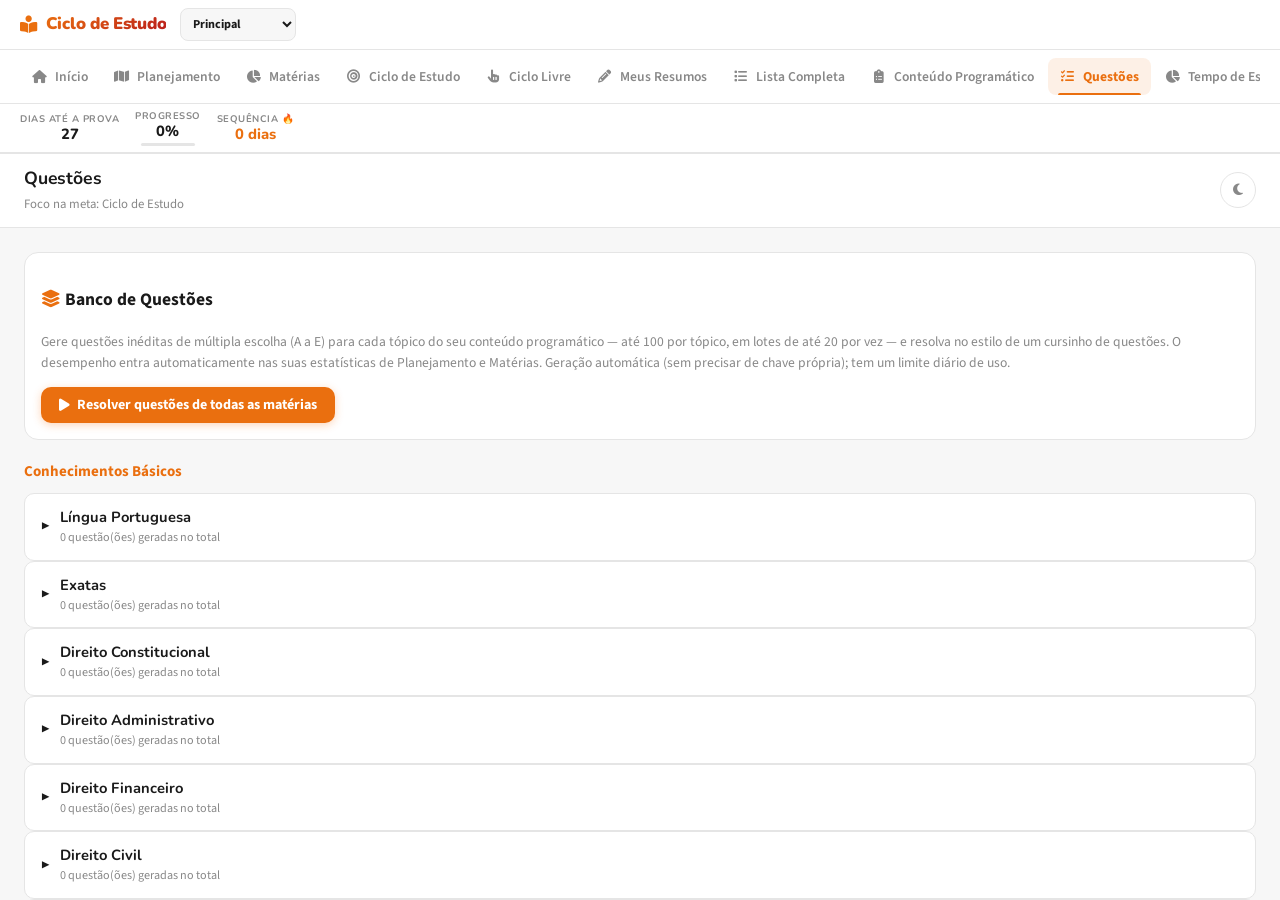
<file: questoes.html>
<!DOCTYPE html>
<html lang="pt-BR" data-theme="light">
<head>
    <meta charset="UTF-8">
    <meta name="viewport" content="width=device-width, initial-scale=1.0">
    <title>Questões · Ciclo Estudo</title>
    <link rel="stylesheet" href="https://cdnjs.cloudflare.com/ajax/libs/font-awesome/6.4.0/css/all.min.css">
    <link rel="preconnect" href="https://fonts.googleapis.com">
    <link rel="preconnect" href="https://fonts.gstatic.com" crossorigin>
    <link href="https://fonts.googleapis.com/css2?family=Nunito:ital,wght@0,300;0,400;0,500;0,600;0,700;0,800;0,900;1,400&family=Source+Sans+3:ital,wght@0,300;0,400;0,600;0,700;1,400&family=JetBrains+Mono:wght@400;700&display=swap" rel="stylesheet">
    <link rel="stylesheet" href="core.css">
    <style>
        /* ─── QUESTÕES (banco + resolução) ──────────────────────────── */
        .qz-count-badge {
            font-size: 0.7rem; font-weight: 800; padding: 2px 8px; border-radius: var(--r-full);
            background: var(--accent-soft); color: var(--accent); white-space: nowrap;
        }
        .qz-topic-actions { display: flex; gap: 6px; flex-wrap: wrap; }
        .qz-btn-sm {
            font-size: 0.72rem; font-weight: 700; padding: 5px 10px; border-radius: var(--r);
            background: transparent; border: 1px solid var(--border); color: var(--ink-3); cursor: pointer;
            display: inline-flex; align-items: center; gap: 5px; white-space: nowrap; font-family: inherit;
        }
        .qz-btn-sm:hover:not(:disabled) { border-color: var(--accent); color: var(--accent); }
        .qz-btn-sm:disabled { opacity: 0.6; cursor: default; }
        .qz-btn-sm.qz-btn-primary { background: var(--accent); border-color: var(--accent); color: #fff; }
        .qz-btn-sm.qz-btn-primary:hover { opacity: 0.9; color: #fff; }

        .qz-session-bar {
            display: flex; align-items: center; justify-content: space-between; flex-wrap: wrap; gap: 12px;
            background: var(--surface); border: 1px solid var(--border); border-radius: var(--r-lg);
            padding: 12px 16px; margin-bottom: 18px;
        }
        .qz-session-stats { display: flex; align-items: center; gap: 16px; font-size: 0.85rem; color: var(--ink-2); }
        .qz-session-stats strong { color: var(--accent); font-family: 'Nunito', sans-serif; }

        .qz-question-progress { text-align: center; font-size: 0.78rem; color: var(--ink-3); margin-bottom: 10px; }
        .qz-question-card {
            background: var(--surface); border: 1px solid var(--border); border-radius: var(--r-lg);
            padding: 22px; max-width: 760px; margin: 0 auto;
        }
        .qz-question-meta { font-size: 0.76rem; font-weight: 700; color: var(--ink-3); text-transform: uppercase; letter-spacing: 0.03em; margin-bottom: 10px; }
        .qz-origin-badge {
            display: inline-flex; align-items: center; gap: 6px; font-size: 0.72rem; font-weight: 700;
            padding: 3px 10px; border-radius: var(--r-full); margin-bottom: 8px; text-transform: none;
        }
        .qz-origin-real { background: var(--green-soft); color: var(--green); }
        .qz-origin-gerada { background: var(--surface-alt); color: var(--ink-3); }
        .qz-origin-badge a { color: inherit; text-decoration: underline; }
        .qz-enunciado { font-size: 1rem; color: var(--ink); line-height: 1.6; margin-bottom: 18px; white-space: pre-wrap; }
        .qz-alternativas { display: flex; flex-direction: column; gap: 10px; }
        .qz-alt {
            display: flex; align-items: flex-start; gap: 12px; text-align: left; width: 100%;
            background: var(--surface-alt); border: 1px solid var(--border); border-radius: var(--r-md);
            padding: 12px 14px; cursor: pointer; font-family: inherit; font-size: 0.9rem; color: var(--ink-2);
            transition: all 0.15s;
        }
        .qz-alt:hover:not(:disabled) { border-color: var(--accent); background: var(--accent-soft); }
        .qz-alt:disabled { cursor: default; }
        .qz-alt.correct { border-color: var(--green); background: var(--green-soft); color: var(--green); }
        .qz-alt.wrong { border-color: var(--red); background: var(--red-soft); color: var(--red); }
        .qz-alt-letra {
            flex-shrink: 0; width: 24px; height: 24px; border-radius: 50%; background: var(--surface);
            border: 1px solid var(--border); display: flex; align-items: center; justify-content: center;
            font-weight: 800; font-size: 0.78rem;
        }
        .qz-alt-texto { flex: 1; line-height: 1.4; }
        .qz-feedback { margin-top: 16px; padding: 12px 14px; border-radius: var(--r-md); font-size: 0.88rem; font-weight: 700; }
        .qz-feedback.ok { background: var(--green-soft); color: var(--green); }
        .qz-feedback.bad { background: var(--red-soft); color: var(--red); }
        .qz-comentario { margin-top: 8px; font-weight: 400; color: var(--ink-2); line-height: 1.5; }
        .qz-question-actions { margin-top: 18px; display: flex; justify-content: flex-end; }
    </style>
</head>
<body>
    <script id="persistence-data">window.HARDCODED_DATA = null;</script>
    <div id="toast-container"></div>

    <header class="app-header glass-panel">
        <div class="app-header-row">
            <div class="brand">
                <i class="fas fa-book-reader"></i>
                <span>Ciclo de Estudo</span>
            </div>
            <div id="profile-switcher" class="profile-switcher"><!-- JS generated --></div>
        </div>

        <div class="app-header-row">
            <nav class="topnav-menu">
                <a href="index.html" class="nav-item">
                    <i class="fas fa-house"></i>
                    <span>Início</span>
                </a>
                <a href="planejamento.html" class="nav-item">
                    <i class="fas fa-map"></i>
                    <span>Planejamento</span>
                </a>
                <a href="materias.html" class="nav-item">
                    <i class="fas fa-chart-pie"></i>
                    <span>Matérias</span>
                </a>
                <a href="cicloestudo.html" class="nav-item">
                    <i class="fas fa-bullseye"></i>
                    <span>Ciclo de Estudo</span>
                </a>
                <a href="cicloestudolivre.html" class="nav-item">
                    <i class="fas fa-hand-pointer"></i>
                    <span>Ciclo Livre</span>
                </a>
                <a href="resumo.html" class="nav-item">
                    <i class="fas fa-pencil-alt"></i>
                    <span>Meus Resumos</span>
                </a>
                <a href="listacompleta.html" class="nav-item">
                    <i class="fas fa-list"></i>
                    <span>Lista Completa</span>
                </a>
                <a href="conteudoprogramatico.html" class="nav-item">
                    <i class="fas fa-clipboard-list"></i>
                    <span>Conteúdo Programático</span>
                </a>
                <div class="nav-item active">
                    <i class="fas fa-list-check"></i>
                    <span>Questões</span>
                </div>
                <a href="tempoestudo.html" class="nav-item">
                    <i class="fas fa-chart-pie"></i>
                    <span>Tempo de Estudo</span>
                </a>
                <a href="historico.html" class="nav-item">
                    <i class="fas fa-history"></i>
                    <span>Histórico</span>
                </a>
            </nav>
        </div>

        <div class="app-header-row subnav-row">
            <div class="header-stats">
                <div class="header-stat">
                    <div class="header-stat-label">Dias até a Prova</div>
                    <div class="header-stat-value" id="days-left-stat">0</div>
                </div>
                <div class="header-stat">
                    <div class="header-stat-label">Progresso</div>
                    <div class="header-stat-value" id="total-progress-stat">0%</div>
                    <div class="progress-circle">
                        <div class="progress-fill" id="total-progress-bar"></div>
                    </div>
                </div>
                <div class="header-stat">
                    <div class="header-stat-label">Sequência 🔥</div>
                    <div class="header-stat-value" id="streak-stat">0 dias</div>
                </div>
            </div>

            <div style="flex:1;"></div>
        </div>
    </header>

    <main class="main-content">
        <div class="top-bar">
            <div class="page-title">
                <h1 id="page-title-text">Questões</h1>
                <p id="page-subtitle-text">Foco na meta: Ciclo de Estudo</p>
            </div>
            <div style="display:flex; gap:10px; align-items:center;">
                <button id="theme-toggle" style="padding: 8px 12px; border-radius: 50%; width: 38px; height: 38px; display: flex; align-items: center; justify-content: center; cursor: pointer; transition: all 0.2s;" onclick="toggleTheme()" title="Modo Escuro">
                    <i class="fas fa-moon"></i>
                </button>
            </div>
        </div>

        <div class="content-area">

            <div id="qz-back-to-study" style="display:none; margin-bottom:14px;"></div>

            <div id="view-banco" class="view-section active">
                <div class="subject-card" style="margin-bottom: 20px;">
                    <h3><i class="fas fa-layer-group" style="color: var(--accent);"></i> Banco de Questões</h3>
                    <p style="color: var(--ink-3); font-size: 0.85rem; margin: 0 0 14px;">
                        Gere questões inéditas de múltipla escolha (A a E) para cada tópico do seu conteúdo programático — até 100 por tópico, em lotes de até 20 por vez — e resolva no estilo de um cursinho de questões. O desempenho entra automaticamente nas suas estatísticas de Planejamento e Matérias. Geração automática (sem precisar de chave própria); tem um limite diário de uso.
                    </p>
                    <button class="btn btn-primary" id="qz-resolver-todas-btn" onclick="startPracticeAllMaterias(this)"><i class="fas fa-play"></i> Resolver questões de todas as matérias</button>
                    <div id="qz-generation-status" class="edital-ai-status" style="display:none; margin-top:14px;"></div>
                </div>

                <div id="qz-banco-container"><!-- JS generated --></div>
            </div>

            <div id="view-resolver" class="view-section">
                <div class="qz-session-bar">
                    <button class="btn btn-secondary" id="qz-exit-btn" onclick="exitPractice()"><i class="fas fa-arrow-left"></i> Finalizar e voltar ao banco</button>
                    <div class="qz-session-stats">
                        <span id="qz-session-scope"></span>
                        <span>Acertos: <strong id="qz-session-correct">0</strong>/<span id="qz-session-total">0</span></span>
                    </div>
                </div>
                <div id="qz-question-area"><!-- JS generated --></div>
            </div>

        </div>
    </main>

    <script src="profile-keys.js"></script>
    <script src="core.js"></script>
    <script>
        // ─── Geração automática via proxy (chave da OpenRouter fica só no servidor, ver
        // functions/questoes-proxy.js — nunca é enviada nem vista pelo navegador). ───
        // Caminho relativo: sempre chama a Function no MESMO domínio que serviu a página
        // (apex ou www), evitando CORS entre domínios.
        const QZ_PROXY_URL = '/questoes-proxy';

        /** Status persistente do último "Gerar questões" (fica visível no Banco de Questões). */
        function setQzGenerationStatus(html, kind) {
            const el = document.getElementById('qz-generation-status');
            if (!el) return;
            if (!html) { el.style.display = 'none'; el.innerHTML = ''; return; }
            el.style.display = 'flex';
            el.className = 'edital-ai-status' + (kind ? ' ' + kind : '');
            el.innerHTML = html;
        }

        function getModelInfo() {
            const raw = localStorage.getItem(K('estudoFiscalModel'));
            if (!raw) return { concurso: '', orgao: '' };
            try {
                const m = JSON.parse(raw);
                return { concurso: m.concurso || '', orgao: m.orgao || '' };
            } catch (e) { return { concurso: '', orgao: '' }; }
        }

        function escHtml(s) {
            return String(s == null ? '' : s)
                .replace(/&/g, '&amp;').replace(/</g, '&lt;').replace(/>/g, '&gt;')
                .replace(/"/g, '&quot;').replace(/'/g, '&#39;');
        }

        // ─── Armazenamento das questões geradas (por perfil, via K()) ───
        const QZ_MAX_PER_TOPIC = 100;
        // Um lote de 20 pedido numa chamada só demorava muito (resposta grande = geração lenta,
        // sem nenhum retorno até terminar tudo). Lotes são divididos em pedaços de até este tamanho,
        // pedidos em paralelo (ver splitIntoChunks/gerarQuestoes) — reduz a espera percebida bastante.
        const QZ_CHUNK_SIZE = 10;
        const QZ_BATCH_SIZE = 20;
        const QZ_LETTERS = ['A', 'B', 'C', 'D', 'E'];

        function getQuestoesStore() {
            try { return JSON.parse(localStorage.getItem(K('estudoFiscalQuestoes')) || '[]'); }
            catch (e) { return []; }
        }
        function saveQuestoesStore(store) {
            localStorage.setItem(K('estudoFiscalQuestoes'), JSON.stringify(store));
        }
        function findBucket(store, materia, topico) {
            return store.find(b => b.materia === materia && b.topico === topico);
        }
        function getOrCreateBucket(store, materia, topico) {
            let b = findBucket(store, materia, topico);
            if (!b) { b = { materia, topico, questions: [] }; store.push(b); }
            return b;
        }
        function qzUid() { return 'q_' + Date.now().toString(36) + '_' + Math.random().toString(36).slice(2, 8); }

        // ─── Banco compartilhado de questões (entre TODOS os visitantes do site, via KV no proxy) ───
        // Antes de gastar cota de IA gerando um lote novo, consulta se alguém já gerou questões pra
        // este tópico e reaproveita; ao final, grava de volta o que o tópico tem (novas + já existentes)
        // pra quem pedir esse mesmo tópico depois não precisar chamar a IA de novo.
        function slugifyForBank(s) {
            return String(s || '')
                // Remove numeração/marcador de item no início (ex.: "1.2.3 ", "1) ", "a) ", "- ") antes
                // de normalizar — editais diferentes numeram os mesmos tópicos de formas diferentes, e
                // sem isso viram bankKeys distintas mesmo descrevendo o mesmo assunto.
                .replace(/^\s*(?:[a-z\d]+[.)-]\s*)+/i, '')
                .normalize('NFD').replace(/\p{Diacritic}/gu, '')
                .toLowerCase()
                .replace(/[^a-z0-9]+/g, '-')
                .replace(/^-+|-+$/g, '')
                .slice(0, 70) || 'x';
        }
        function bankKeyFor(materia, topico) {
            return `${slugifyForBank(materia)}--${slugifyForBank(topico)}`;
        }
        function normEnunciado(s) {
            return String(s || '').trim().toLowerCase().replace(/\s+/g, ' ');
        }

        // Limita quantas chamadas bankGet ficam em voo ao mesmo tempo: "Resolver questões de todas as
        // matérias" pode disparar uma leitura por tópico do ciclo inteiro (facilmente 50-100+) de uma
        // vez só — sem isso, picos de concorrência derrubavam algumas dessas chamadas (timeout/erro
        // transitório) e, como bankGet silenciosamente vira lista vazia em erro, o tópico entrava na
        // sessão como se o banco compartilhado não tivesse nada — daí a mesma base de dados aparentar
        // totais bem diferentes ("de 254", "de 57", "de 12") de uma tentativa pra outra.
        const BANK_GET_MAX_CONCURRENT = 6;
        let bankGetActive = 0;
        const bankGetQueue = [];
        function runNextQueuedBankGet() {
            if (bankGetActive >= BANK_GET_MAX_CONCURRENT || !bankGetQueue.length) return;
            bankGetActive++;
            const { bankKey, resolve } = bankGetQueue.shift();
            bankGetFetchWithRetry(bankKey).then(resolve).finally(() => {
                bankGetActive--;
                runNextQueuedBankGet();
            });
        }
        async function bankGetFetchWithRetry(bankKey, attempt = 1) {
            try {
                const res = await fetch(QZ_PROXY_URL, {
                    method: 'POST',
                    headers: { 'content-type': 'application/json' },
                    body: JSON.stringify({ action: 'bankGet', bankKey })
                });
                if (!res.ok) throw new Error('HTTP ' + res.status);
                const data = await res.json();
                return Array.isArray(data.questoes) ? data.questoes : [];
            } catch (e) {
                if (attempt < 3) {
                    await new Promise(r => setTimeout(r, 300 * attempt));
                    return bankGetFetchWithRetry(bankKey, attempt + 1);
                }
                return []; // banco compartilhado é só um bônus — se falhar mesmo após retry, segue só com a IA
            }
        }
        function bankGet(bankKey) {
            return new Promise(resolve => {
                bankGetQueue.push({ bankKey, resolve });
                runNextQueuedBankGet();
            });
        }
        function bankSave(bankKey, questoes, materia, topico) {
            // "Fire-and-forget": não trava a resposta pro usuário nem quebra o fluxo se der erro.
            // materia/topico (nome legível, não a bankKey normalizada) são salvos junto só pro
            // pré-aquecimento (functions/warmup-questoes.js) conseguir montar um prompt depois.
            fetch(QZ_PROXY_URL, {
                method: 'POST',
                headers: { 'content-type': 'application/json' },
                body: JSON.stringify({ action: 'bankSave', bankKey, questoes, materia, topico })
            }).catch(() => {});
        }

        // ─── Chamadas de IA (mesmo padrão do modal "Importar Edital" do Menu Inicial) ───
        function qzExtractJSON(text) {
            let cleaned = text.trim();
            const fenced = cleaned.match(/```(?:json)?\s*([\s\S]*?)```/i);
            if (fenced) cleaned = fenced[1].trim();
            const firstBrace = cleaned.indexOf('{');
            const lastBrace = cleaned.lastIndexOf('}');
            if (firstBrace === -1 || lastBrace === -1) throw new Error('Resposta da IA não contém um JSON reconhecível.');
            cleaned = cleaned.slice(firstBrace, lastBrace + 1);
            try {
                return JSON.parse(cleaned);
            } catch (e) {
                // Modelos (principalmente os grátis/menores) às vezes erram a sintaxe de UMA questão no
                // meio de um lote de 20 (aspas não escapadas dentro do enunciado, por exemplo) — em vez
                // de descartar o lote inteiro por causa de um item, salva as questões que estão OK.
                const salvaged = salvageQuestoesArray(cleaned);
                if (salvaged.length) return { questoes: salvaged };
                throw e;
            }
        }

        /** Varre o texto manualmente contando chaves (ignorando { e } dentro de strings) pra extrair
         *  cada objeto do array "questoes" um por um — um item malformado é só pulado, não derruba
         *  os outros que estão sintaticamente corretos. */
        function salvageQuestoesArray(text) {
            const arrStart = text.indexOf('[', text.indexOf('"questoes"'));
            if (arrStart === -1) return [];

            const items = [];
            let i = arrStart + 1;
            while (i < text.length) {
                while (i < text.length && /[\s,]/.test(text[i])) i++;
                if (i >= text.length || text[i] === ']') break;
                if (text[i] !== '{') { i++; continue; }

                const objStart = i;
                let depth = 0, inString = false, escape = false;
                for (; i < text.length; i++) {
                    const ch = text[i];
                    if (inString) {
                        if (escape) escape = false;
                        else if (ch === '\\') escape = true;
                        else if (ch === '"') inString = false;
                        continue;
                    }
                    if (ch === '"') { inString = true; continue; }
                    if (ch === '{') depth++;
                    else if (ch === '}') {
                        depth--;
                        if (depth === 0) { i++; break; }
                    }
                }
                try { items.push(JSON.parse(text.slice(objStart, i))); } catch (e) { /* pula item malformado */ }
            }
            return items;
        }

        /** Extrai uma mensagem legível de um erro do proxy — pode vir como string (erro nosso, ex.:
         *  limite diário) ou como objeto repassado direto da OpenRouter (ex.: {message, code}). */
        function proxyErrorMessage(data) {
            const err = data && data.error;
            if (!err) return '';
            if (typeof err === 'string') return err;
            if (typeof err === 'object') return err.message || JSON.stringify(err);
            return String(err);
        }

        /** Divide um total em pedaços de até chunkSize (ex.: 20 → [10,10], 7 → [7], 15 → [10,5]).
         *  Cada pedaço vira uma chamada separada ao proxy, disparada em paralelo — uma resposta
         *  menor é gerada mais rápido pela IA, e várias em paralelo terminam antes que uma só
         *  pedindo tudo de uma vez. */
        function splitIntoChunks(total, chunkSize) {
            const chunks = [];
            let remaining = total;
            while (remaining > 0) {
                const n = Math.min(chunkSize, remaining);
                chunks.push(n);
                remaining -= n;
            }
            return chunks;
        }

        /** Chama o proxy em modo streaming (Server-Sent Events da OpenRouter, repassados sem
         *  bufferizar pelo Cloudflare Function) e vai acumulando o texto conforme chega, chamando
         *  onProgress(tamanhoAcumulado) a cada pedaço — só pra dar feedback visual de que algo está
         *  acontecendo, não muda o resultado final. Se o proxy responder com erro (não streaming),
         *  cai no mesmo tratamento de erro de antes. */
        async function streamOpenRouterForQuestions(proxyUrl, promptText, maxTokens, onProgress) {
            let res;
            try {
                res = await fetch(proxyUrl, {
                    method: 'POST',
                    headers: { 'content-type': 'application/json' },
                    body: JSON.stringify({ prompt: promptText, max_tokens: maxTokens, stream: true })
                });
            } catch (e) {
                throw new Error('Não consegui falar com o proxy. Confira a URL configurada. ' + e.message);
            }

            const contentType = res.headers.get('content-type') || '';
            if (!contentType.includes('text/event-stream')) {
                let data;
                try { data = await res.json(); } catch (e) { throw new Error('O proxy não retornou um JSON válido.'); }
                throw new Error(proxyErrorMessage(data) || `Erro do proxy (${res.status}).`);
            }
            if (!res.body || !res.body.getReader) {
                // Navegador sem suporte a streaming de fetch — não deveria acontecer em navegadores
                // modernos, mas evita travar sem explicação se acontecer.
                throw new Error('Este navegador não suporta streaming de resposta.');
            }

            const reader = res.body.getReader();
            const decoder = new TextDecoder();
            let buffer = '', accumulated = '';
            while (true) {
                const { done, value } = await reader.read();
                if (done) break;
                buffer += decoder.decode(value, { stream: true });
                const lines = buffer.split('\n');
                buffer = lines.pop(); // última linha pode estar incompleta — guarda pro próximo pedaço
                for (const line of lines) {
                    const trimmed = line.trim();
                    if (!trimmed.startsWith('data:')) continue;
                    const payload = trimmed.slice(5).trim();
                    if (!payload || payload === '[DONE]') continue;
                    try {
                        const json = JSON.parse(payload);
                        const delta = json.choices?.[0]?.delta?.content || '';
                        if (delta) {
                            accumulated += delta;
                            if (onProgress) onProgress(accumulated.length);
                        }
                    } catch (e) { /* pedaço de SSE cortado no meio de um chunk de rede — ignora, o resto da linha completa na próxima leitura */ }
                }
            }
            if (!accumulated) throw new Error('A IA não retornou texto na resposta.');
            return accumulated;
        }

        /**
         * Monta o prompt de geração de questões. Manda as últimas questões já existentes desse
         * tópico (resumidas) pra IA tentar variar o subtema/ângulo e não repetir a mesma ideia.
         */
        function buildQuestionsPrompt(materia, topico, quantidade, existingEnunciados, concurso, orgao) {
            const contexto = [concurso, orgao].filter(Boolean).join(' — ') || 'concurso público brasileiro';
            const existentes = existingEnunciados.length
                ? existingEnunciados.map((e, i) => `${i + 1}. ${e}`).join('\n')
                : 'nenhuma ainda';
            return `Você é um professor especialista em bancas de concursos públicos brasileiros, com o mesmo padrão de qualidade de questões do tecconcursos.com.br.

Crie ${quantidade} questões INÉDITAS de múltipla escolha (exatamente 5 alternativas, A a E, apenas uma correta) sobre o tópico "${topico}" da matéria "${materia}", no nível de um concurso público brasileiro (${contexto}).

Regras:
- Enunciados claros e no estilo real de bancas examinadoras (afirmações para julgar, "assinale a alternativa correta", estudos de caso curtos, texto de apoio quando fizer sentido) — varie o estilo entre as questões.
- Alternativas erradas devem ser plausíveis (erros conceituais comuns, pegadinhas reais de prova), nunca absurdas ou óbvias.
- Cada questão deve ter um comentário curto e didático explicando por que a alternativa correta está certa.
- Não repita o mesmo subtema/ângulo das questões já existentes listadas abaixo.
- Responda APENAS com um JSON válido, sem nenhum texto antes ou depois, no formato exato abaixo:

{"questoes": [{"enunciado": "string", "alternativas": {"A": "string", "B": "string", "C": "string", "D": "string", "E": "string"}, "correta": "A", "comentario": "string"}]}

Questões já existentes sobre este tópico (não repetir o mesmo conteúdo):
${existentes}`;
        }

        /** Valida e normaliza uma questão retornada pela IA. Retorna false se estiver malformada. */
        function validateGeneratedQuestion(q) {
            if (!q || typeof q.enunciado !== 'string' || !q.enunciado.trim()) return false;
            if (!q.alternativas || typeof q.alternativas !== 'object') return false;
            if (!QZ_LETTERS.every(l => typeof q.alternativas[l] === 'string' && q.alternativas[l].trim())) return false;
            const correta = String(q.correta || '').trim().toUpperCase();
            if (!QZ_LETTERS.includes(correta)) return false;
            q.correta = correta;

            // Só aceita "origem":"real" se vier junto de uma fonte com pelo menos banca ou ano —
            // sem isso, trata como gerada. Evita mostrar "questão real" pro estudante sem nenhuma
            // verificação por trás (a IA às vezes marca "real" sem ter achado nada de fato).
            const origem = String(q.origem || '').trim().toLowerCase();
            const fonte = q.fonte && typeof q.fonte === 'object' ? q.fonte : null;
            const fonteValida = fonte && (String(fonte.banca || '').trim() || String(fonte.ano || '').trim());
            if (origem === 'real' && fonteValida) {
                q.origem = 'real';
                q.fonte = {
                    banca: String(fonte.banca || '').trim(),
                    prova: String(fonte.prova || '').trim(),
                    ano: String(fonte.ano || '').trim(),
                    link: String(fonte.link || '').trim()
                };
            } else {
                q.origem = 'gerada';
                q.fonte = null;
            }
            return true;
        }

        /** Converte uma questão vinda do banco compartilhado (KV) no formato de item local, e marca seu
         *  enunciado normalizado como já visto em `jaTemos` (evita duplicar a mesma questão no bucket). */
        function appendSharedQuestion(bucket, q, jaTemos) {
            bucket.questions.push({
                id: qzUid(),
                enunciado: q.enunciado,
                alternativas: q.alternativas,
                correta: q.correta,
                comentario: q.comentario || '',
                origem: q.origem || 'gerada',
                fonte: q.fonte || null,
                criadoEm: new Date().toISOString(),
                vezesRespondida: 0,
                acertos: 0,
                ultimaResposta: null
            });
            jaTemos.add(normEnunciado(q.enunciado));
        }

        /**
         * Puxa pro estoque LOCAL (estudoFiscalQuestoes) as questões que o banco compartilhado (KV,
         * via bankGet) já tem pra este tópico — sem gastar cota de IA, só uma leitura no KV. Só faz
         * sentido chamar quando o tópico ainda não tem nenhuma questão local (ver hydrateMateriaFromBank).
         * Retorna true se alguma questão nova foi adicionada (pra saber se vale re-renderizar o banco).
         */
        async function hydrateTopicFromBank(materia, topico) {
            const store = getQuestoesStore();
            const bucket = findBucket(store, materia, topico);
            if (bucket && bucket.questions.length > 0) return false; // já tem local, nada a puxar
            const sharedBank = await bankGet(bankKeyFor(materia, topico));
            if (!sharedBank.length) return false;

            const freshBucket = getOrCreateBucket(store, materia, topico);
            const jaTemos = new Set(freshBucket.questions.map(q => normEnunciado(q.enunciado)));
            let added = 0;
            sharedBank.slice(0, QZ_MAX_PER_TOPIC).forEach(q => {
                if (!q || !q.enunciado || jaTemos.has(normEnunciado(q.enunciado))) return;
                appendSharedQuestion(freshBucket, q, jaTemos);
                added++;
            });
            if (added > 0) saveQuestoesStore(store);
            return added > 0;
        }

        /** Lista os tópicos cadastrados (conteúdo programático) de uma matéria. */
        function topicsForMateria(materiaName) {
            for (const section of syllabusData) {
                const sub = (section.subjects || []).find(s => s.name === materiaName);
                if (sub) return sub.topics || [];
            }
            return [];
        }

        // Matérias já hidratadas do banco compartilhado nesta visita — evita repetir a mesma leva de
        // leituras no KV toda vez que a pessoa abre/fecha o mesmo acordeão.
        const hydratedMaterias = new Set();

        /**
         * Ao abrir o acordeão de uma matéria, puxa em background (sem exigir clique em "Gerar") as
         * questões que o banco compartilhado já tem pros tópicos que essa matéria ainda não tem
         * nenhuma questão localmente — é exatamente o que já estava salvo no KV compartilhado
         * (QZ_RATE_LIMIT), só que antes só entrava no estoque local depois de clicar "Gerar" em
         * cada tópico um por um. Silencioso: não mostra "gerando", só atualiza os botões quando
         * chega (de "Gerar" pra "Resolver").
         */
        async function hydrateMateriaFromBank(materiaName) {
            if (hydratedMaterias.has(materiaName)) return;
            hydratedMaterias.add(materiaName);

            const store = getQuestoesStore();
            const topicsToFetch = topicsForMateria(materiaName).filter(t => {
                const b = findBucket(store, materiaName, t);
                return !b || b.questions.length === 0;
            });
            if (!topicsToFetch.length) return;

            const results = await Promise.all(topicsToFetch.map(t => hydrateTopicFromBank(materiaName, t)));
            if (results.some(Boolean)) renderBanco();
        }

        /** Gera um novo lote de questões (até QZ_BATCH_SIZE, respeitando o teto de QZ_MAX_PER_TOPIC) para um
         *  tópico. Antes de chamar a IA, reaproveita o quanto puder do banco compartilhado (outros
         *  visitantes que já geraram pra este mesmo tópico) — só o que faltar é gerado de novo. */
        async function gerarQuestoes(materia, topico, btnEl) {
            const store = getQuestoesStore();
            const bucket = getOrCreateBucket(store, materia, topico);
            const remaining = QZ_MAX_PER_TOPIC - bucket.questions.length;
            if (remaining <= 0) { setQzGenerationStatus('Este tópico já tem 100 questões geradas.', ''); return; }
            const quantidade = Math.min(QZ_BATCH_SIZE, remaining);

            if (btnEl) { btnEl.disabled = true; btnEl.innerHTML = '<i class="fas fa-spinner fa-spin"></i> Gerando...'; }
            setQzGenerationStatus(`<i class="fas fa-spinner fa-spin"></i> Buscando questões para "${escHtml(topico)}"...`, '');

            const bankKey = bankKeyFor(materia, topico);
            const jaTemos = new Set(bucket.questions.map(q => normEnunciado(q.enunciado)));
            const sharedBank = await bankGet(bankKey);
            const reused = sharedBank
                .filter(q => q && q.enunciado && !jaTemos.has(normEnunciado(q.enunciado)))
                .slice(0, quantidade);
            reused.forEach(q => appendSharedQuestion(bucket, q, jaTemos));

            const deficit = quantidade - reused.length;
            let added = reused.length, skipped = 0, aiErrorMsg = '';

            if (deficit > 0) {
                // Em vez de uma chamada só pedindo "deficit" questões (lenta: resposta grande, sem
                // retorno até terminar tudo), divide em pedaços de até QZ_CHUNK_SIZE e dispara todos
                // em paralelo, cada um em streaming — o total de tokens gerados é o mesmo, mas o
                // tempo de espera cai porque as chamadas rodam ao mesmo tempo, não uma atrás da outra.
                const chunkSizes = splitIntoChunks(deficit, QZ_CHUNK_SIZE);
                const progress = new Array(chunkSizes.length).fill(0);
                const updateProgress = () => {
                    const total = progress.reduce((a, b) => a + b, 0);
                    setQzGenerationStatus(`<i class="fas fa-spinner fa-spin"></i> Gerando ${deficit} questão(ões) nova(s) com IA para "${escHtml(topico)}"... (${total} caracteres recebidos)`, '');
                };
                const existingEnunciados = bucket.questions.slice(-15).map(q => q.enunciado.slice(0, 140));
                const { concurso, orgao } = getModelInfo();

                const chunkResults = await Promise.all(chunkSizes.map((n, idx) => {
                    const prompt = buildQuestionsPrompt(materia, topico, n, existingEnunciados, concurso, orgao);
                    // ~320 tokens/questão (enunciado + 5 alternativas + comentário) é a mesma
                    // proporção usada antes (6000 tokens para até 20 questões).
                    const maxTokens = Math.min(10000, Math.max(800, Math.round(320 * n)));
                    return streamOpenRouterForQuestions(QZ_PROXY_URL, prompt, maxTokens, (len) => { progress[idx] = len; updateProgress(); })
                        .then(text => ({ ok: true, text }))
                        .catch(err => ({ ok: false, error: err }));
                }));

                // Os pedaços rodam em paralelo e não veem as questões um do outro enquanto geram —
                // então, ao contrário do lote único de antes, dois pedaços podem coincidir num mesmo
                // subtema. Aceitável: a deduplicação por enunciado abaixo (jaTemos) já existia e
                // continua pegando repetições exatas; uma sobreposição de "ângulo" ocasional é o
                // preço aceito pelo ganho de velocidade.
                let combinedList = [];
                let firstError = null;
                chunkResults.forEach(r => {
                    if (r.ok) {
                        try {
                            const parsed = qzExtractJSON(r.text);
                            const list = Array.isArray(parsed.questoes) ? parsed.questoes : [];
                            combinedList = combinedList.concat(list);
                        } catch (e) { if (!firstError) firstError = e; }
                    } else if (!firstError) {
                        firstError = r.error;
                    }
                });

                combinedList.forEach(q => {
                    if (!validateGeneratedQuestion(q)) { skipped++; return; }
                    if (jaTemos.has(normEnunciado(q.enunciado))) { skipped++; return; } // repetiu uma já reaproveitada/de outro pedaço
                    const questao = {
                        id: qzUid(),
                        enunciado: q.enunciado.trim(),
                        alternativas: {
                            A: q.alternativas.A.trim(), B: q.alternativas.B.trim(), C: q.alternativas.C.trim(),
                            D: q.alternativas.D.trim(), E: q.alternativas.E.trim()
                        },
                        correta: q.correta,
                        comentario: (q.comentario || '').trim(),
                        origem: q.origem, // sempre 'gerada' (sem busca nesse modo)
                        fonte: q.fonte,
                        criadoEm: new Date().toISOString(),
                        vezesRespondida: 0,
                        acertos: 0,
                        ultimaResposta: null
                    };
                    bucket.questions.push(questao);
                    jaTemos.add(normEnunciado(questao.enunciado));
                    added++;
                });

                // aiErrorMsg alimenta as duas mensagens finais logo abaixo: se nenhum pedaço deu
                // certo (added === 0), vira o erro principal; se pelo menos um deu certo, vira só
                // a nota "(parte da geração falhou: ...)" ao lado do sucesso parcial.
                if (firstError) {
                    console.error('Erro ao gerar questões:', firstError);
                    aiErrorMsg = firstError.message;
                }
            }

            saveQuestoesStore(store);

            // Alimenta o banco compartilhado com tudo que este tópico tem agora (inclusive questões que já
            // existiam localmente antes desta feature) — assim outros visitantes que pedirem o mesmo tópico
            // depois já acham prontas, sem gastar cota de IA de novo.
            if (added > 0) {
                const bankShaped = bucket.questions.map(q => ({
                    enunciado: q.enunciado, alternativas: q.alternativas, correta: q.correta,
                    comentario: q.comentario, origem: q.origem, fonte: q.fonte
                }));
                const merged = sharedBank.concat(bankShaped).filter((q, i, arr) =>
                    arr.findIndex(x => normEnunciado(x.enunciado) === normEnunciado(q.enunciado)) === i
                ).slice(0, QZ_MAX_PER_TOPIC);
                bankSave(bankKey, merged, materia, topico);
            }

            if (added === 0) {
                setQzGenerationStatus('Erro ao gerar questões: ' + escHtml(aiErrorMsg || 'a IA não retornou questões válidas dessa vez.'), 'error');
            } else {
                const partes = [];
                if (reused.length) partes.push(`${reused.length} reaproveitada(s) do banco compartilhado`);
                if (added - reused.length > 0) partes.push(`${added - reused.length} nova(s) gerada(s) pela IA`);
                let nota = skipped ? ` — ${skipped} descartada(s)` : '';
                if (aiErrorMsg) nota += ` (parte da geração falhou: ${escHtml(aiErrorMsg)})`;
                setQzGenerationStatus(`<i class="fas fa-check"></i> ${partes.join(' + ')} para "${escHtml(topico)}"${nota}.`, 'success');
                showToast(`${added} questão(ões) prontas para "${topico}"!`, 'success');
            }
            renderBanco(); // reconstrói os botões do zero (contagens e labels atualizados)
        }

        // ─── Banco de questões (accordion por categoria > matéria > tópico) ───
        // Matérias com o acordeão aberto no momento — preservado entre chamadas de renderBanco()
        // (ex.: depois que hydrateMateriaFromBank() atualiza os botões) pra não fechar tudo de novo.
        const openMaterias = new Set();
        window.toggleAccordion = function(header) {
            const content = header.nextElementSibling;
            content.classList.toggle('open');
            const isOpen = content.classList.contains('open');
            header.querySelector('.accordion-icon').textContent = isOpen ? '▼' : '▶';
            const materia = header.dataset.materiaHeader;
            if (materia) { if (isOpen) openMaterias.add(materia); else openMaterias.delete(materia); }
        };

        function renderBanco() {
            const container = document.getElementById('qz-banco-container');
            container.innerHTML = '';
            const store = getQuestoesStore();

            if (!syllabusData.length) {
                container.innerHTML = `<div class="empty-state"><i class="fas fa-clipboard-list"></i><h3>Nenhum conteúdo programático carregado</h3><p>Importe sua planilha ou o edital em PDF no Menu Inicial pra listar as matérias e tópicos aqui.</p><a href="index.html" class="btn btn-primary"><i class="fas fa-arrow-right"></i> Ir para o Menu Inicial</a></div>`;
                return;
            }

            syllabusData.forEach(section => {
                const secTitle = document.createElement('h4');
                secTitle.textContent = section.category;
                secTitle.style.margin = '20px 0 10px 0';
                secTitle.style.color = 'var(--accent)';
                container.appendChild(secTitle);

                section.subjects.forEach(sub => {
                    const totalQuestoesMateria = sub.topics.reduce((acc, t) => acc + (findBucket(store, sub.name, t)?.questions.length || 0), 0);

                    const card = document.createElement('div');
                    card.className = 'syllabus-category';
                    card.innerHTML = `
                        <div class="syllabus-header" data-materia-header="${escHtml(sub.name)}">
                            <div class="syllabus-title-group">
                                <span class="accordion-icon">▶</span>
                                <div>
                                    <div class="syllabus-title">${escHtml(sub.name)}</div>
                                    <div class="syllabus-meta">${totalQuestoesMateria} questão(ões) geradas no total</div>
                                </div>
                            </div>
                        </div>
                        <div class="syllabus-content">
                            ${sub.topics.map(topico => {
                                const bucket = findBucket(store, sub.name, topico);
                                const count = bucket ? bucket.questions.length : 0;
                                const remaining = QZ_MAX_PER_TOPIC - count;
                                const genBtnHtml = remaining <= 0
                                    ? `<button class="qz-btn-sm" disabled><i class="fas fa-circle-check"></i> Completo</button>`
                                    : `<button class="qz-btn-sm qz-gerar-btn" data-materia="${escHtml(sub.name)}" data-topico="${escHtml(topico)}"><i class="fas fa-wand-magic-sparkles"></i> Gerar +${Math.min(QZ_BATCH_SIZE, remaining)}</button>`;
                                const resolverBtnHtml = count > 0
                                    ? `<button class="qz-btn-sm qz-btn-primary qz-resolver-btn" data-materia="${escHtml(sub.name)}" data-topico="${escHtml(topico)}"><i class="fas fa-play"></i> Resolver</button>`
                                    : '';
                                return `
                                <div class="topic-item">
                                    <span class="topic-text">${escHtml(topico)}</span>
                                    <span class="qz-count-badge">${count}/${QZ_MAX_PER_TOPIC}</span>
                                    <span class="qz-topic-actions">${genBtnHtml}${resolverBtnHtml}</span>
                                </div>`;
                            }).join('')}
                        </div>`;
                    container.appendChild(card);
                    if (openMaterias.has(sub.name)) {
                        card.querySelector('.syllabus-content').classList.add('open');
                        card.querySelector('.accordion-icon').textContent = '▼';
                    }
                });
            });
        }

        // Delegação de eventos: evita ter que escapar matéria/tópico dentro de atributos onclick=""
        // (nomes de matéria/tópico vêm de dados importados/gerados por IA e podem ter aspas etc.).
        document.getElementById('qz-banco-container').addEventListener('click', function(e) {
            const header = e.target.closest('[data-materia-header]');
            if (header) {
                toggleAccordion(header);
                // Puxa em background o que o banco compartilhado já tem pra essa matéria (ver
                // hydrateMateriaFromBank) — não bloqueia o toggle, só atualiza os botões quando chegar.
                hydrateMateriaFromBank(header.dataset.materiaHeader);
                return;
            }
            const genBtn = e.target.closest('.qz-gerar-btn');
            if (genBtn && !genBtn.disabled) {
                gerarQuestoes(genBtn.dataset.materia, genBtn.dataset.topico, genBtn);
                return;
            }
            const resBtn = e.target.closest('.qz-resolver-btn');
            if (resBtn) startPractice(resBtn.dataset.materia, resBtn.dataset.topico);
        });

        // ─── Modo de resolução (prática estilo cursinho de questões) ───
        let qzSession = null; // { scope:{materia,topico}, queue:[{materia,topico,question}], idx, correct, answered, answeredBySubject, answeredNow }
        let qzReturnUrl = null; // setado quando chega aqui a partir de uma sessão de estudo ativa (ver handleIncomingQueryParams)

        function exitBtnLabel() {
            return qzReturnUrl
                ? '<i class="fas fa-arrow-left"></i> Finalizar e voltar para o Estudo'
                : '<i class="fas fa-arrow-left"></i> Finalizar e voltar ao banco';
        }

        function collectQuestionsForScope(materia, topico) {
            const store = getQuestoesStore();
            const list = [];
            store.forEach(b => {
                if (materia && b.materia !== materia) return;
                if (topico && b.topico !== topico) return;
                b.questions.forEach(q => list.push({ materia: b.materia, topico: b.topico, question: q }));
            });
            return list;
        }

        function shuffle(arr) {
            for (let i = arr.length - 1; i > 0; i--) {
                const j = Math.floor(Math.random() * (i + 1));
                [arr[i], arr[j]] = [arr[j], arr[i]];
            }
            return arr;
        }

        function showQzView(name) {
            document.getElementById('view-banco').classList.toggle('active', name === 'banco');
            document.getElementById('view-resolver').classList.toggle('active', name === 'resolver');
        }

        /**
         * Botão "Resolver questões de todas as matérias": antes de montar a sessão, busca no banco
         * compartilhado (KV do Cloudflare, via bankGet) as questões de TODOS os tópicos de TODAS as
         * matérias que ainda não têm nada localmente — não só da matéria cujo acordeão foi aberto
         * (isso já existia em hydrateMateriaFromBank, mas só disparava por matéria individual).
         * Cada questão puxada entra no bucket local certo (materia+topico da própria bankKey
         * consultada), então continua corretamente relacionada à matéria/tópico de origem.
         */
        async function startPracticeAllMaterias(btnEl) {
            if (btnEl) { btnEl.disabled = true; btnEl.innerHTML = '<i class="fas fa-spinner fa-spin"></i> Buscando questões no banco compartilhado...'; }
            setQzGenerationStatus('<i class="fas fa-spinner fa-spin"></i> Buscando questões geradas por todos no banco compartilhado...', '');
            try {
                const materias = [];
                syllabusData.forEach(section => (section.subjects || []).forEach(sub => materias.push(sub.name)));
                await Promise.all(materias.map(m => hydrateMateriaFromBank(m)));
            } finally {
                setQzGenerationStatus('', '');
                if (btnEl) { btnEl.disabled = false; btnEl.innerHTML = '<i class="fas fa-play"></i> Resolver questões de todas as matérias'; }
            }
            renderBanco();
            startPractice(null, null);
        }

        function startPractice(materia, topico) {
            let list = collectQuestionsForScope(materia, topico);
            if (!list.length) { showToast('Nenhuma questão gerada ainda para esse filtro.', 'error'); return; }

            // Prioriza questões nunca respondidas, embaralhando dentro de cada grupo de "vezes respondida".
            const grouped = {};
            list.forEach(item => { (grouped[item.question.vezesRespondida] = grouped[item.question.vezesRespondida] || []).push(item); });
            list = Object.keys(grouped).sort((a, b) => a - b).flatMap(k => shuffle(grouped[k]));

            qzSession = { scope: { materia, topico }, queue: list, idx: 0, correct: 0, answered: 0, answeredBySubject: {}, answeredNow: false };
            document.getElementById('qz-session-scope').textContent = topico ? `${materia} — ${topico}` : (materia || 'Todas as matérias');
            document.getElementById('qz-exit-btn').innerHTML = exitBtnLabel();
            showQzView('resolver');
            renderCurrentQuestion();
        }

        function exitPractice() {
            finalizeSessionHistory();
            qzSession = null;
            if (qzReturnUrl) { location.href = qzReturnUrl; return; }
            showQzView('banco');
            renderBanco();
        }

        /** Badge de origem da questão: "real" (achada por busca, com fonte) ou "gerada" (inédita pela IA). */
        function originBadgeHtml(q) {
            if (q.origem === 'real' && q.fonte) {
                const partes = [q.fonte.banca, q.fonte.prova, q.fonte.ano].filter(Boolean).join(' • ');
                const linkHtml = q.fonte.link ? ` <a href="${escHtml(q.fonte.link)}" target="_blank" rel="noopener">fonte</a>` : '';
                return `<div><span class="qz-origin-badge qz-origin-real"><i class="fas fa-certificate"></i> Questão real${partes ? ' — ' + escHtml(partes) : ''}</span>${linkHtml}</div>`;
            }
            return `<div><span class="qz-origin-badge qz-origin-gerada"><i class="fas fa-wand-magic-sparkles"></i> Gerada por IA</span></div>`;
        }

        function renderCurrentQuestion() {
            const area = document.getElementById('qz-question-area');
            document.getElementById('qz-session-correct').textContent = qzSession.correct;
            document.getElementById('qz-session-total').textContent = qzSession.answered;

            if (qzSession.idx >= qzSession.queue.length) {
                const pct = qzSession.answered ? Math.round((qzSession.correct / qzSession.answered) * 100) : 0;
                area.innerHTML = `
                    <div class="empty-state">
                        <i class="fas fa-flag-checkered"></i>
                        <h3>Sessão concluída!</h3>
                        <p>Você respondeu ${qzSession.answered} questão(ões), com ${qzSession.correct} acerto(s)${qzSession.answered ? ` (${pct}%)` : ''}.</p>
                        <button class="btn btn-primary" onclick="exitPractice()">${exitBtnLabel()}</button>
                    </div>`;
                return;
            }

            const item = qzSession.queue[qzSession.idx];
            const q = item.question;
            qzSession.answeredNow = false;

            area.innerHTML = `
                <div class="qz-question-progress">Questão ${qzSession.idx + 1} de ${qzSession.queue.length}</div>
                <div class="qz-question-card">
                    ${originBadgeHtml(q)}
                    <div class="qz-question-meta">${escHtml(item.materia)} • ${escHtml(item.topico)}${q.vezesRespondida > 0 ? ` • já respondida ${q.vezesRespondida}x` : ''}</div>
                    <div class="qz-enunciado">${escHtml(q.enunciado)}</div>
                    <div class="qz-alternativas" id="qz-alternativas">
                        ${QZ_LETTERS.map(l => `
                            <button class="qz-alt" data-letra="${l}" onclick="qzResponder('${l}')">
                                <span class="qz-alt-letra">${l}</span>
                                <span class="qz-alt-texto">${escHtml(q.alternativas[l])}</span>
                            </button>`).join('')}
                    </div>
                    <div id="qz-feedback" style="display:none;"></div>
                    <div class="qz-question-actions" id="qz-question-actions" style="display:none;">
                        <button class="btn btn-primary" onclick="qzProxima()"><i class="fas fa-arrow-right"></i> Próxima</button>
                    </div>
                </div>`;
        }

        function qzResponder(letra) {
            if (!qzSession || qzSession.answeredNow) return;
            qzSession.answeredNow = true;

            const item = qzSession.queue[qzSession.idx];
            const q = item.question;
            const acertou = letra === q.correta;

            q.vezesRespondida = (q.vezesRespondida || 0) + 1;
            if (acertou) q.acertos = (q.acertos || 0) + 1;
            q.ultimaResposta = letra;

            const store = getQuestoesStore();
            const bucket = findBucket(store, item.materia, item.topico);
            const stored = bucket && bucket.questions.find(x => x.id === q.id);
            if (stored) Object.assign(stored, { vezesRespondida: q.vezesRespondida, acertos: q.acertos, ultimaResposta: q.ultimaResposta });
            saveQuestoesStore(store);

            qzSession.answered++;
            if (acertou) qzSession.correct++;
            const subjStats = qzSession.answeredBySubject[item.materia] || (qzSession.answeredBySubject[item.materia] = { total: 0, correct: 0, topicos: new Set() });
            subjStats.total++;
            if (acertou) subjStats.correct++;
            subjStats.topicos.add(item.topico);
            bumpActiveSessionQuizStats(item.materia, acertou);

            document.getElementById('qz-session-correct').textContent = qzSession.correct;
            document.getElementById('qz-session-total').textContent = qzSession.answered;

            document.querySelectorAll('#qz-alternativas .qz-alt').forEach(btn => {
                btn.disabled = true;
                const l = btn.dataset.letra;
                if (l === q.correta) btn.classList.add('correct');
                else if (l === letra) btn.classList.add('wrong');
            });

            const feedback = document.getElementById('qz-feedback');
            feedback.style.display = 'block';
            feedback.className = 'qz-feedback ' + (acertou ? 'ok' : 'bad');
            feedback.innerHTML = `<i class="fas fa-${acertou ? 'circle-check' : 'circle-xmark'}"></i> ${acertou ? 'Você acertou!' : 'Você errou. Gabarito: ' + q.correta + '.'}` +
                (q.comentario ? `<div class="qz-comentario">${escHtml(q.comentario)}</div>` : '');

            document.getElementById('qz-question-actions').style.display = 'flex';
        }

        function qzProxima() {
            qzSession.idx++;
            renderCurrentQuestion();
        }

        /** Se houver uma sessão de estudo ativa (cicloestudo/cicloestudolivre) na mesma matéria, soma
         *  o que foi resolvido aqui — assim já vem preenchido no modal de "Salvar" quando o usuário
         *  voltar pra lá (ver finishSession em core.js), em vez de precisar digitar na mão. */
        function bumpActiveSessionQuizStats(materia, acertou) {
            const raw = localStorage.getItem(K('estudoFiscalActiveSession'));
            if (!raw) return;
            let session;
            try { session = JSON.parse(raw); } catch (e) { return; }
            if (!session || session.subject !== materia) return;
            session.quizQuestions = (session.quizQuestions || 0) + 1;
            if (acertou) session.quizCorrect = (session.quizCorrect || 0) + 1;
            localStorage.setItem(K('estudoFiscalActiveSession'), JSON.stringify(session));
        }

        function getActiveSessionSubject() {
            try {
                const raw = localStorage.getItem(K('estudoFiscalActiveSession'));
                if (!raw) return null;
                const s = JSON.parse(raw);
                return (s && s.subject) || null;
            } catch (e) { return null; }
        }

        /** Registra o desempenho da sessão no histórico de estudo, um lançamento por matéria praticada
         *  (assim "% de acerto em questões" no Planejamento/Matérias reflete o que foi resolvido aqui).
         *  Pula a matéria que estiver com uma sessão de estudo ativa agora — esse desempenho já vai
         *  entrar no histórico quando aquela sessão for salva (evita duplicar as mesmas questões). */
        function finalizeSessionHistory() {
            if (!qzSession || qzSession.answered === 0) return;
            const activeSubject = getActiveSessionSubject();
            let registradas = 0;
            Object.keys(qzSession.answeredBySubject).forEach(materia => {
                if (materia === activeSubject) return;
                const stats = qzSession.answeredBySubject[materia];
                const topicos = Array.from(stats.topicos);
                const notaTopicos = topicos.length > 2 ? `${topicos.slice(0, 2).join(', ')} e mais ${topicos.length - 2}` : topicos.join(', ');
                studyHistory.push({
                    date: new Date().toISOString(),
                    subject: materia,
                    duration: 0,
                    note: `Sessão de questões (${notaTopicos}): ${stats.correct}/${stats.total} corretas`,
                    questions: stats.total,
                    correct: stats.correct
                });
                registradas += stats.total;
            });
            if (registradas > 0) {
                localStorage.setItem(K('estudoFiscalStudyHistory'), JSON.stringify(studyHistory));
            }
            if (activeSubject && qzSession.answeredBySubject[activeSubject]) {
                showToast(`Resultado de "${activeSubject}" vai entrar no histórico quando você salvar a sessão de estudo.`, 'success');
            } else if (registradas > 0) {
                showToast(`Sessão registrada: ${qzSession.correct}/${qzSession.answered} corretas no total.`, 'success');
            }
        }

        /**
         * Chegada vinda do botão "Questões IA" da barra de sessão ativa (cicloestudo/cicloestudolivre):
         * ?materia=<matéria da sessão>&voltar=<página de origem>. Se já houver questões geradas pra
         * essa matéria, começa a resolver direto; senão, só abre o Banco de Questões já com o
         * acordeão da matéria expandido, pra gerar algumas primeiro.
         */
        function handleIncomingQueryParams() {
            const params = new URLSearchParams(location.search);
            const materia = params.get('materia');
            const voltar = params.get('voltar');

            if (voltar) {
                qzReturnUrl = voltar;
                const banner = document.getElementById('qz-back-to-study');
                banner.style.display = 'block';
                banner.innerHTML = `<a href="${escHtml(voltar)}" class="btn btn-secondary"><i class="fas fa-arrow-left"></i> Voltar para o Estudo</a>`;
            }

            if (materia) {
                const store = getQuestoesStore();
                const hasQuestions = store.some(b => b.materia === materia && b.questions.length > 0);
                if (hasQuestions) {
                    startPractice(materia, null);
                } else {
                    showToast(`Ainda não há questões geradas para "${materia}" — gere algumas abaixo primeiro.`, 'info');
                    highlightSubjectInBanco(materia);
                }
            }
        }

        /** Abre o acordeão da matéria informada no Banco de Questões e rola até ela. */
        function highlightSubjectInBanco(materia) {
            const titles = document.querySelectorAll('#qz-banco-container .syllabus-title');
            for (const titleEl of titles) {
                if (titleEl.textContent !== materia) continue;
                const card = titleEl.closest('.syllabus-category');
                if (!card) continue;
                const content = card.querySelector('.syllabus-content');
                const icon = card.querySelector('.accordion-icon');
                if (content) content.classList.add('open');
                if (icon) icon.textContent = '▼';
                card.scrollIntoView({ behavior: 'smooth', block: 'center' });
                break;
            }
        }

        function init() {
            initCoreData();
            renderBanco();
            handleIncomingQueryParams();
        }
        initTheme();
        hydrateFromDisk().then(() => { init(); });
    </script>
</body>
</html>
</file>
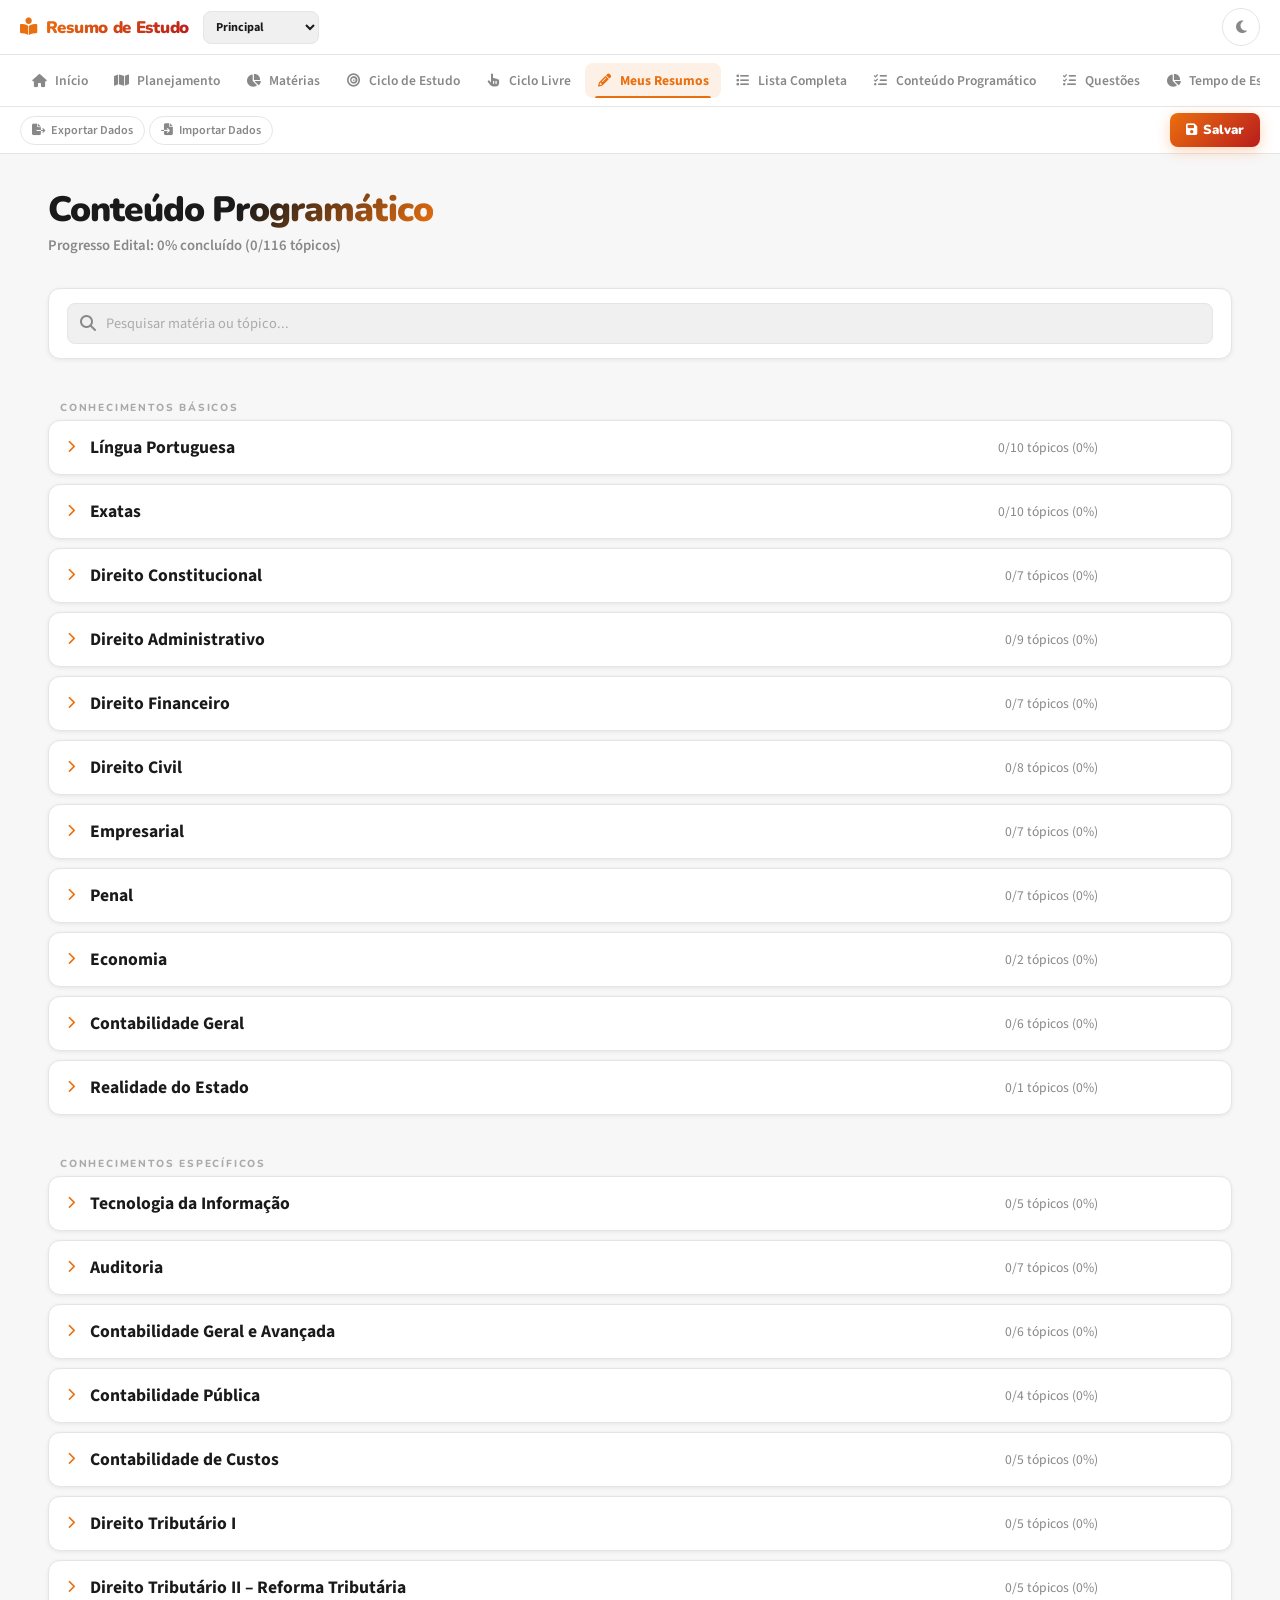
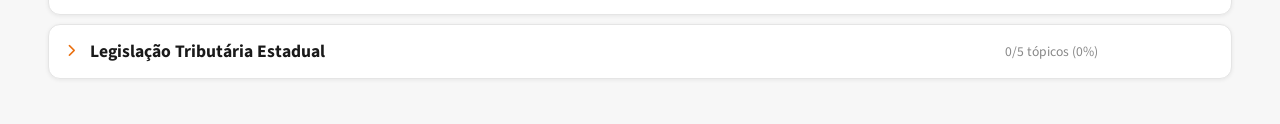
<file: resumo.html>
<!DOCTYPE html>
<html lang="pt-BR" data-theme="light">
<head>
    <meta charset="UTF-8">
    <meta name="viewport" content="width=device-width, initial-scale=1.0">
    <title>Ciclo Estudo — Resumos</title>
    <link rel="stylesheet" href="https://cdnjs.cloudflare.com/ajax/libs/font-awesome/6.4.0/css/all.min.css">
    <link rel="preconnect" href="https://fonts.googleapis.com">
    <link rel="preconnect" href="https://fonts.gstatic.com" crossorigin>
    <link href="https://fonts.googleapis.com/css2?family=Nunito:ital,wght@0,300;0,400;0,500;0,600;0,700;0,800;0,900;1,400&family=Source+Sans+3:ital,wght@0,300;0,400;0,600;0,700;1,400&family=JetBrains+Mono:wght@400;700&display=swap" rel="stylesheet">
    <style>
        /* ============================================================
           CICLO ESTUDO — RESUMOS — Inspirado em Estratégia Concursos
           Paleta: Laranja #F97316 | Vermelho #DC2626 | Neutro escuro
        ============================================================ */

        /* ── DARK (padrão) ── */
        :root {
            --bg:          #0F0F0F;
            --surface:     #1A1A1A;
            --surface-alt: #222222;
            --sidebar-bg:  #111111;
            --sidebar-alt: #1A1A1A;
            --ink:         #F5F5F5;
            --ink-2:       #D4D4D4;
            --ink-3:       #888888;
            --ink-4:       #555555;

            /* ACENTO PRINCIPAL: laranja Estratégia */
            --accent:      #F97316;
            --accent-dark: #EA6F0F;
            --accent-glow: rgba(249,115,22,0.13);

            /* Secundário: vermelho */
            --accent-secondary: #DC2626;

            --green:       #22C55E;
            --amber:       #EAB308;
            --red:         #EF4444;
            --border:      rgba(255,255,255,0.08);
            --border-dark: rgba(255,255,255,0.12);
            --shadow-sm:   none;
            --shadow-md:   0 8px 28px rgba(0,0,0,0.55);
            --shadow-lg:   0 24px 64px rgba(0,0,0,0.8);
            --radius-sm:   8px;
            --radius-md:   12px;
            --radius-lg:   18px;
            --sidebar-width: 280px;

            /* compat aliases */
            --bg-color:      var(--bg);
            --body-bg:       var(--bg);
            --card-bg:       var(--surface);
            --text-color:    var(--ink);
            --text-muted:    var(--ink-3);
            --accent-color:  var(--accent);
            --accent-hover:  var(--accent-dark);
            --border-color:  var(--border);
            --success-color: var(--green);
            --danger-color:  var(--red);
            --card-shadow:   var(--shadow-sm);
            --editor-bg:     var(--surface);
            --editor-text:   var(--ink);
            --hover-bg:      var(--surface-alt);
            --glass-blur:    blur(20px);
            --glass-bg:      rgba(15,15,15,0.95);
            --glass-border:  rgba(255,255,255,0.07);
        }

        /* ── LIGHT ── */
        [data-theme="light"] {
            --bg:          #F7F7F7;
            --surface:     #FFFFFF;
            --surface-alt: #F0F0F0;
            --sidebar-bg:  #FFFFFF;
            --sidebar-alt: #F0F0F0;
            --ink:         #1A1A1A;
            --ink-2:       #404040;
            --ink-3:       #888888;
            --ink-4:       #AAAAAA;
            --accent:      #EA6F0F;
            --accent-dark: #D96200;
            --accent-glow: rgba(234,111,15,0.10);
            --accent-secondary: #B91C1C;
            --green:       #16A34A;
            --amber:       #D97706;
            --red:         #DC2626;
            --border:      #E5E5E5;
            --border-dark: #CCCCCC;
            --shadow-sm:   0 1px 4px rgba(0,0,0,0.07);
            --shadow-md:   0 4px 16px rgba(0,0,0,0.09);
            --shadow-lg:   0 20px 60px rgba(0,0,0,0.13);

            --bg-color:      var(--bg);
            --body-bg:       var(--bg);
            --card-bg:       var(--surface);
            --text-color:    var(--ink);
            --text-muted:    var(--ink-3);
            --accent-color:  var(--accent);
            --accent-hover:  var(--accent-dark);
            --border-color:  var(--border);
            --success-color: var(--green);
            --danger-color:  var(--red);
            --card-shadow:   var(--shadow-sm);
            --editor-bg:     var(--surface);
            --editor-text:   var(--ink);
            --hover-bg:      var(--surface-alt);
            --glass-blur:    blur(20px);
            --glass-bg:      rgba(255,255,255,0.96);
            --glass-border:  rgba(0,0,0,0.07);
        }

        /* ============================================================
           BASE
        ============================================================ */
        *, *::before, *::after { box-sizing: border-box; }
        * { scrollbar-width: thin; scrollbar-color: rgba(249,115,22,0.25) transparent; }
        ::-webkit-scrollbar { width: 5px; height: 5px; }
        ::-webkit-scrollbar-track { background: transparent; }
        ::-webkit-scrollbar-thumb { background: rgba(249,115,22,0.3); border-radius: 99px; }
        ::-webkit-scrollbar-thumb:hover { background: var(--accent); }

        body {
            margin: 0;
            padding: 0;
            background: var(--bg);
            color: var(--ink);
            font-family: 'Source Sans 3', 'Segoe UI', sans-serif;
            min-height: 100vh;
            display: flex;
            flex-direction: column;
            overflow-x: hidden;
            -webkit-font-smoothing: antialiased;
        }

        /* ============================================================
           SIDEBAR
        ============================================================ */
        .sidebar {
            width: var(--sidebar-width);
            background: var(--sidebar-bg);
            height: 100vh;
            position: fixed;
            left: 0; top: 0;
            display: flex;
            flex-direction: column;
            z-index: 100;
            padding: 0;
            border-right: 1px solid var(--border);
        }

        .sidebar-logo {
            padding: 24px 20px 20px;
            font-family: 'Nunito', sans-serif;
            font-size: 1.1rem;
            font-weight: 900;
            letter-spacing: -0.02em;
            color: var(--ink);
            display: flex;
            align-items: center;
            gap: 10px;
            border-bottom: 1px solid var(--border);
        }
        .sidebar-logo i {
            width: 36px; height: 36px;
            background: var(--accent);
            border-radius: 9px;
            display: flex; align-items: center; justify-content: center;
            font-size: 1rem;
            color: #fff !important;
            -webkit-text-fill-color: #fff !important;
            flex-shrink: 0;
        }
        .sidebar-logo span {
            background: linear-gradient(135deg, #F97316 0%, #DC2626 100%);
            -webkit-background-clip: text;
            -webkit-text-fill-color: transparent;
            background-clip: text;
        }
        [data-theme="light"] .sidebar-logo span {
            background: linear-gradient(135deg, #EA6F0F, #B91C1C);
            -webkit-background-clip: text;
            -webkit-text-fill-color: transparent;
            background-clip: text;
        }
        [data-theme="light"] .sidebar-logo i { background: var(--accent); }

        .sidebar-menu {
            flex: 1;
            overflow-y: auto;
            padding: 14px 10px;
        }
        .sidebar-menu::-webkit-scrollbar { width: 4px; }
        .sidebar-menu::-webkit-scrollbar-thumb { background: rgba(249,115,22,0.2); border-radius: 4px; }

        .menu-title {
            padding: 12px 12px 5px;
            font-family: 'Nunito', sans-serif;
            font-size: 0.64rem;
            text-transform: uppercase;
            letter-spacing: 1.8px;
            color: var(--ink-4);
            font-weight: 800;
        }
        [data-theme="light"] .menu-title { color: var(--ink-4); }

        .menu-item {
            padding: 10px 14px;
            border-radius: var(--radius-sm);
            margin-bottom: 2px;
            cursor: pointer;
            transition: background 0.15s, color 0.15s;
            display: flex;
            align-items: center;
            justify-content: space-between;
            color: var(--ink-3);
            font-family: 'Source Sans 3', sans-serif;
            font-size: 0.9rem;
            font-weight: 600;
            text-decoration: none;
            position: relative;
        }
        .menu-item span { display: flex; align-items: center; gap: 10px; }
        .menu-item i { width: 18px; text-align: center; opacity: 0.7; color: inherit; }
        .menu-item:hover { background: var(--accent-glow); color: var(--accent); }
        .menu-item:hover i { opacity: 1; }
        .menu-item.active {
            background: var(--accent-glow);
            color: var(--accent);
            font-weight: 700;
        }
        .menu-item.active::before {
            content: '';
            position: absolute;
            left: 0; top: 50%;
            transform: translateY(-50%);
            width: 3px; height: 18px;
            background: var(--accent);
            border-radius: 0 3px 3px 0;
        }
        .menu-item.active i { opacity: 1; }
        [data-theme="light"] .menu-item { color: var(--ink-3); }
        [data-theme="light"] .menu-item:hover { background: var(--accent-glow); color: var(--accent); }
        [data-theme="light"] .menu-item.active { background: var(--accent-glow); color: var(--accent); }

        .btn-delete-subject {
            opacity: 0;
            color: var(--red);
            padding: 4px 6px;
            border-radius: 6px;
            background: transparent;
            border: none;
            cursor: pointer;
            transition: opacity 0.15s, background 0.15s;
        }
        .menu-item:hover .btn-delete-subject { opacity: 1; }
        .btn-delete-subject:hover { background: rgba(220,38,38,0.1); }

        .sub-arrow { transition: transform 0.25s; opacity: 0.5; }
        .menu-item.active .sub-arrow { opacity: 1; }

        .subcategory-list {
            margin-left: 28px;
            border-left: 1px solid var(--border);
            padding-left: 8px;
            margin-bottom: 6px;
        }

        .subcategory-item {
            padding: 7px 12px;
            border-radius: var(--radius-sm);
            margin-bottom: 1px;
            cursor: pointer;
            font-size: 0.83rem;
            color: var(--ink-3);
            font-weight: 600;
            display: flex;
            align-items: center;
            justify-content: space-between;
            transition: color 0.15s, background 0.15s;
        }
        .subcategory-item:hover { color: var(--accent); background: var(--accent-glow); }
        .subcategory-item.active { color: var(--accent); font-weight: 700; }

        .subject-count {
            background: rgba(255,255,255,0.07);
            padding: 1px 7px;
            border-radius: 5px;
            font-size: 0.72rem;
        }
        .menu-item.active .subject-count { background: rgba(249,115,22,0.2); }
        [data-theme="light"] .subject-count { background: rgba(0,0,0,0.05); }
        [data-theme="light"] .menu-item.active .subject-count { background: rgba(249,115,22,0.15); }

        .btn-data-action {
            transition: background 0.15s, transform 0.15s, border-color 0.15s !important;
        }
        .btn-data-action:hover {
            background: var(--accent-glow) !important;
            border-color: var(--accent) !important;
            color: var(--accent) !important;
            transform: translateY(-1px);
        }
        [data-theme="light"] .btn-data-action { background: rgba(0,0,0,0.03) !important; border-color: var(--border) !important; color: var(--ink-2) !important; }
        [data-theme="light"] .btn-data-action:hover { background: var(--accent-glow) !important; }

        .btn-add-subject {
            width: 100%;
            background: transparent !important;
            color: var(--ink-4) !important;
            border: 1px dashed var(--border) !important;
            margin-top: 12px;
            padding: 10px;
            border-radius: var(--radius-sm);
            cursor: pointer;
            font-size: 0.85rem;
            font-family: 'Source Sans 3', sans-serif;
            display: flex; align-items: center; gap: 8px; justify-content: center;
            transition: all 0.15s;
        }
        .btn-add-subject:hover { color: var(--accent) !important; border-color: var(--accent) !important; background: var(--accent-glow) !important; }
        [data-theme="light"] .btn-add-subject { color: var(--ink-3) !important; border-color: var(--border) !important; }

        .sidebar-footer {
            padding: 16px;
            border-top: 1px solid var(--border);
        }
        [data-theme="light"] .sidebar-footer { border-top-color: var(--border); }

        /* ============================================================
           MAIN CONTENT
        ============================================================ */
        .main-content {
            flex: 1;
            padding: 36px 48px;
            max-width: 100vw;
            background: var(--bg);
            min-height: 100vh;
        }

        /* ─── TOP HEADER (mesmo padrão de index.html / planejamento.html) ─── */
        .app-header {
            display: flex; flex-direction: column; align-items: stretch;
            background: var(--sidebar-bg); border-bottom: 1px solid var(--border);
            flex-shrink: 0; position: sticky; top: 0; z-index: 100;
        }
        .app-header-row { display: flex; align-items: center; gap: 14px; padding: 8px 20px; }
        .app-header-row + .app-header-row { border-top: 1px solid var(--border); }
        .app-header-row.subnav-row { padding-top: 6px; padding-bottom: 6px; }

        .brand {
            display: flex; align-items: center; gap: 8px; font-family: 'Nunito', sans-serif;
            font-size: 1.05rem; font-weight: 900; letter-spacing: -0.3px; flex-shrink: 0; text-decoration: none;
        }
        .brand span { background: linear-gradient(135deg, #F97316 0%, #DC2626 100%); -webkit-background-clip: text; -webkit-text-fill-color: transparent; background-clip: text; }
        .brand i { color: #F97316; font-size: 1.1rem; }
        [data-theme="light"] .brand span { background: linear-gradient(135deg, #EA6F0F, #B91C1C); -webkit-background-clip: text; -webkit-text-fill-color: transparent; background-clip: text; }
        [data-theme="light"] .brand i { color: #EA6F0F; }

        .profile-switcher { display: flex; gap: 4px; align-items: center; flex-shrink: 0; }
        .profile-switcher select {
            background: var(--surface-alt); color: var(--ink);
            border: 1px solid var(--border); border-radius: var(--radius-sm);
            padding: 6px 8px; font-size: 0.76rem; font-family: 'Source Sans 3', sans-serif; font-weight: 700; cursor: pointer; max-width: 130px;
        }
        .profile-icon-btn {
            background: transparent; border: 1px solid var(--border); color: var(--ink-3);
            width: 26px; height: 26px; border-radius: var(--radius-sm); cursor: pointer; flex-shrink: 0;
            display: flex; align-items: center; justify-content: center; font-size: 0.7rem; transition: all 0.14s;
        }
        .profile-icon-btn:hover { color: var(--accent); border-color: var(--accent); }

        .topnav-menu { display: flex; align-items: center; gap: 2px; flex: 1; overflow-x: auto; scrollbar-width: none; min-width: 0; }
        .topnav-menu::-webkit-scrollbar { display: none; }
        .nav-item {
            padding: 8px 12px; border-radius: var(--radius-sm); cursor: pointer; display: flex; align-items: center; gap: 8px;
            color: var(--ink-3); transition: background 0.15s, color 0.15s;
            font-family: 'Source Sans 3', sans-serif; font-weight: 600; font-size: 0.85rem;
            text-decoration: none; position: relative; white-space: nowrap; flex-shrink: 0;
        }
        .nav-item:hover { background: var(--accent-glow); color: var(--accent); }
        .nav-item.active { background: var(--accent-glow); color: var(--accent); font-weight: 700; }
        .nav-item.active::before { content: ''; position: absolute; left: 10px; right: 10px; bottom: 0; height: 2px; background: var(--accent); border-radius: 2px 2px 0 0; }
        .nav-item i { width: 15px; text-align: center; font-size: 0.82rem; color: inherit; }

        .header-icon-btn {
            border: 1px solid var(--border); background: var(--surface-alt); color: var(--ink-3);
            width: 36px; height: 36px; border-radius: 50%; cursor: pointer; flex-shrink: 0;
            display: flex; align-items: center; justify-content: center; font-size: 0.9rem; transition: all 0.14s;
        }
        .header-icon-btn:hover { color: var(--accent); border-color: var(--accent); }

        .subnav-toolbar { display: flex; align-items: center; gap: 4px; flex-wrap: wrap; }
        .subnav-btn {
            background: transparent; border: 1px solid var(--border); color: var(--ink-3);
            border-radius: 999px; cursor: pointer; padding: 5px 11px;
            font-size: 0.76rem; font-family: 'Source Sans 3', sans-serif; font-weight: 600;
            display: flex; align-items: center; gap: 6px; white-space: nowrap; transition: all 0.14s;
        }
        .subnav-btn:hover { background: var(--accent-glow); color: var(--accent); border-color: var(--accent); }
        .subnav-btn i { font-size: 0.74rem; }

        .btn-save-progress {
            background: linear-gradient(135deg, var(--accent), var(--accent-secondary)) !important;
            border-radius: var(--radius-sm) !important; border: none !important; color: #fff !important;
            font-family: 'Nunito', sans-serif !important; font-weight: 900 !important;
            box-shadow: 0 4px 14px rgba(249,115,22,0.3) !important;
            padding: 8px 16px !important; cursor: pointer !important; font-size: 0.82rem !important;
            display: flex; align-items: center; gap: 6px; white-space: nowrap; transition: all 0.2s ease !important;
        }
        .btn-save-progress:hover { transform: translateY(-1px) !important; box-shadow: 0 6px 20px rgba(249,115,22,0.45) !important; }

        .page-header {
            margin-bottom: 32px;
            display: flex;
            justify-content: space-between;
            align-items: flex-start;
        }
        #theme-toggle {
            border: 1px solid var(--border); color: var(--ink-3); background: var(--surface);
            border-radius: 50%; width: 38px; height: 38px; flex-shrink: 0;
            display: flex; align-items: center; justify-content: center;
            cursor: pointer; transition: all 0.14s;
        }
        #theme-toggle:hover { background: var(--accent-glow); color: var(--accent); border-color: var(--accent); }

        .header-title h1 {
            margin: 0;
            font-family: 'Nunito', sans-serif;
            font-size: 2.2rem;
            font-weight: 900;
            letter-spacing: -0.03em;
            color: var(--ink);
            line-height: 1.1;
            background: linear-gradient(135deg, var(--ink) 50%, var(--accent) 100%);
            -webkit-background-clip: text;
            -webkit-text-fill-color: transparent;
            background-clip: text;
        }
        [data-theme="light"] .header-title h1 {
            background: linear-gradient(135deg, var(--ink) 50%, var(--accent) 100%);
            -webkit-background-clip: text;
            -webkit-text-fill-color: transparent;
            background-clip: text;
        }

        .header-title p,
        #stats-text {
            color: var(--ink-3);
            margin: 6px 0 0;
            font-size: 0.92rem;
            font-weight: 600;
        }

        /* ============================================================
           ACTIONS BAR
        ============================================================ */
        .actions-bar {
            background: var(--surface);
            border: 1px solid var(--border);
            border-radius: var(--radius-md);
            padding: 14px 18px;
            margin-bottom: 26px;
            display: flex;
            flex-wrap: wrap;
            gap: 12px;
            align-items: center;
            box-shadow: var(--shadow-sm);
        }

        .search-wrapper {
            flex: 1;
            min-width: 220px;
            position: relative;
        }
        .search-wrapper i {
            position: absolute;
            left: 13px; top: 50%;
            transform: translateY(-50%);
            color: var(--ink-3);
            pointer-events: none;
        }
        .search-wrapper input {
            width: 100%;
            padding: 9px 14px 9px 38px;
            background: var(--surface-alt);
            border: 1px solid var(--border);
            border-radius: var(--radius-sm);
            color: var(--ink);
            font-size: 0.9rem;
            font-family: 'Source Sans 3', sans-serif;
            transition: border-color 0.15s, box-shadow 0.15s;
        }
        .search-wrapper input::placeholder { color: var(--ink-4); }
        .search-wrapper input:focus {
            outline: none;
            border-color: var(--accent);
            box-shadow: 0 0 0 3px var(--accent-glow);
        }

        .input-group { display: flex; gap: 10px; flex: 2; min-width: 340px; }

        select, .input-tema {
            background: var(--surface-alt);
            border: 1px solid var(--border);
            border-radius: var(--radius-sm);
            color: var(--ink);
            padding: 9px 14px;
            font-family: 'Source Sans 3', sans-serif;
            font-size: 0.9rem;
            transition: border-color 0.15s;
        }
        select:focus, .input-tema:focus {
            outline: none;
            border-color: var(--accent);
            box-shadow: 0 0 0 3px var(--accent-glow);
        }
        .input-tema { flex: 1; }

        /* ============================================================
           BUTTONS
        ============================================================ */
        .btn {
            padding: 9px 18px;
            border: none;
            border-radius: var(--radius-sm);
            cursor: pointer;
            font-weight: 700;
            font-family: 'Source Sans 3', sans-serif;
            display: inline-flex;
            align-items: center;
            gap: 8px;
            white-space: nowrap;
            font-size: 0.9rem;
            transition: all 0.15s;
        }

        .btn-primary {
            background: var(--accent);
            color: #fff;
            box-shadow: 0 2px 8px rgba(249,115,22,0.3);
        }
        .btn-primary:hover {
            background: var(--accent-dark);
            transform: translateY(-1px);
            box-shadow: 0 4px 14px rgba(249,115,22,0.4);
        }

        .btn-save { background: var(--green); color: #fff; }
        .btn-save:hover { filter: brightness(1.08); transform: translateY(-1px); }

        .btn-word-save { background: var(--accent); color: #fff; }
        .btn-word-save:hover { background: var(--accent-dark); }

        .btn-word-close {
            background: transparent;
            color: var(--ink-3);
            border: 1px solid var(--border);
        }
        .btn-word-close:hover { background: var(--surface-alt); color: var(--ink); }

        .btn-word-print {
            background: var(--surface);
            color: var(--ink);
            border: 1px solid var(--border);
        }
        .btn-word-print:hover { background: var(--surface-alt); }

        .btn:active { transform: scale(0.97) translateY(0) !important; }

        /* ============================================================
           SYLLABUS
        ============================================================ */
        .syllabus-container { display: none; }
        .syllabus-container.active { display: block; }

        .syllabus-category {
            background: var(--surface);
            border: 1px solid var(--border);
            border-radius: var(--radius-md);
            margin-bottom: 9px;
            overflow: hidden;
            box-shadow: var(--shadow-sm);
            transition: box-shadow 0.15s, border-color 0.15s;
        }
        .syllabus-category:hover { border-color: rgba(249,115,22,0.25); }

        .syllabus-header {
            padding: 14px 18px;
            cursor: pointer;
            display: flex;
            align-items: center;
            justify-content: space-between;
            background: transparent;
            transition: background 0.15s;
            user-select: none;
        }
        .syllabus-header:hover { background: var(--accent-glow); }
        [data-theme="light"] .syllabus-header:hover { background: var(--accent-glow); }

        .syllabus-content {
            display: none;
            padding: 8px 20px 18px;
            border-top: 1px solid var(--border);
        }
        .syllabus-content.open { display: block; }

        .topic-item {
            display: flex;
            align-items: center;
            justify-content: space-between;
            padding: 10px 0;
            border-bottom: 1px solid var(--border);
            transition: none;
        }
        .topic-item:last-child { border-bottom: none; }

        .topic-left { display: flex; align-items: center; gap: 12px; }

        .topic-checkbox {
            width: 18px; height: 18px;
            cursor: pointer;
            accent-color: var(--accent);
            flex-shrink: 0;
            transition: transform 0.2s cubic-bezier(0.34,1.56,0.64,1);
        }
        .topic-checkbox:checked { transform: scale(1.18); }

        .topic-name {
            font-size: 0.93rem;
            color: var(--ink);
            font-weight: 500;
        }
        .topic-item.checked .topic-name {
            color: var(--ink-3);
            text-decoration: line-through;
        }

        /* ============================================================
           MINI FLASHCARDS
        ============================================================ */
        .topic-cards-container {
            margin-left: 30px;
            margin-top: 4px;
            display: flex;
            flex-direction: column;
            gap: 6px;
        }

        .mini-flashcard {
            background: var(--surface-alt);
            border: 1px solid var(--border);
            border-left: 3px solid transparent;
            border-radius: var(--radius-sm);
            padding: 10px 14px;
            display: flex;
            justify-content: space-between;
            align-items: center;
            cursor: pointer;
            transition: all 0.15s cubic-bezier(0.4,0,0.2,1);
        }
        .mini-flashcard:hover {
            background: var(--accent-glow);
            border-color: var(--border);
            border-left-color: var(--accent);
            transform: translateX(4px);
        }
        [data-theme="light"] .mini-flashcard { background: var(--surface-alt); }
        [data-theme="light"] .mini-flashcard:hover { background: var(--accent-glow); }

        .mini-card-title {
            font-size: 0.88rem;
            font-weight: 600;
            color: var(--ink);
        }

        .mini-card-meta {
            font-size: 0.75rem;
            color: var(--ink-3);
            display: flex;
            align-items: center;
            gap: 10px;
        }

        .btn-delete-mini, .btn-edit-mini {
            color: var(--ink-3);
            background: transparent;
            border: none;
            cursor: pointer;
            padding: 4px 6px;
            opacity: 0;
            transition: opacity 0.15s, color 0.15s;
            border-radius: 5px;
        }
        .mini-flashcard:hover .btn-delete-mini,
        .mini-flashcard:hover .btn-edit-mini { opacity: 1; }
        .btn-delete-mini:hover { color: var(--red); background: rgba(220,38,38,0.09); }
        .btn-edit-mini:hover { color: var(--accent); background: var(--accent-glow); }

        .btn-create-flashcard {
            padding: 5px 11px;
            background: var(--accent-glow);
            color: var(--accent);
            border: 1px solid rgba(249,115,22,0.25);
            border-radius: var(--radius-sm);
            font-size: 0.74rem;
            font-weight: 700;
            font-family: 'Nunito', sans-serif;
            cursor: pointer;
            transition: all 0.15s;
        }
        .btn-create-flashcard:hover {
            background: var(--accent);
            color: #fff;
            border-color: var(--accent);
            transform: translateY(-1px);
        }

        /* ============================================================
           FLASHCARD GRID
        ============================================================ */
        .grid {
            display: grid;
            grid-template-columns: repeat(auto-fill, minmax(290px, 1fr));
            gap: 20px;
        }

        .card {
            background: var(--surface);
            border: 1px solid var(--border);
            border-radius: var(--radius-lg);
            padding: 22px;
            cursor: pointer;
            position: relative;
            overflow: hidden;
            min-height: 185px;
            display: flex;
            flex-direction: column;
            justify-content: space-between;
            transition: transform 0.16s cubic-bezier(0.4,0,0.2,1), box-shadow 0.16s, border-color 0.16s;
            box-shadow: var(--shadow-sm);
        }
        .card::before {
            content: '';
            position: absolute;
            top: 0; left: 0; right: 0;
            height: 3px;
            background: linear-gradient(90deg, var(--accent), var(--accent-secondary));
            opacity: 0;
            transition: opacity 0.16s;
        }
        .card:hover {
            transform: translateY(-4px);
            border-color: var(--accent);
            box-shadow: 0 8px 28px rgba(249,115,22,0.15);
        }
        .card:hover::before { opacity: 1; }

        .card h3 {
            margin: 12px 0 0;
            font-family: 'Nunito', sans-serif;
            font-size: 1.2rem;
            font-weight: 800;
            line-height: 1.3;
            color: var(--ink);
        }

        .card-subject {
            font-family: 'Nunito', sans-serif;
            font-size: 0.66rem;
            font-weight: 800;
            text-transform: uppercase;
            letter-spacing: 1.3px;
            color: var(--accent);
            background: var(--accent-glow);
            padding: 4px 10px;
            border-radius: 100px;
            display: inline-block;
        }

        .card-footer {
            display: flex;
            justify-content: space-between;
            align-items: center;
            margin-top: 18px;
        }

        .card-info {
            font-size: 0.78rem;
            color: var(--ink-3);
            display: flex;
            align-items: center;
            gap: 8px;
        }

        .card-actions {
            display: flex;
            gap: 8px;
            opacity: 0;
            transform: translateX(8px);
            transition: opacity 0.15s, transform 0.15s;
        }
        .card:hover .card-actions { opacity: 1; transform: translateX(0); }

        .btn-icon-card {
            width: 32px; height: 32px;
            border-radius: 8px;
            display: flex;
            align-items: center;
            justify-content: center;
            background: var(--surface-alt);
            color: var(--ink-3);
            border: 1px solid var(--border);
            cursor: pointer;
            transition: all 0.15s;
        }
        .btn-icon-card:hover { background: var(--red); color: #fff; border-color: var(--red); transform: rotate(8deg); }

        /* ============================================================
           WORD-STYLE EDITOR OVERLAY
        ============================================================ */
        .overlay {
            position: fixed;
            top: 0; left: 0;
            width: 100%; height: 100%;
            background: rgba(0,0,0,0.85);
            backdrop-filter: blur(10px);
            display: none;
            justify-content: center;
            align-items: center;
            z-index: 1000;
        }
        .overlay.active { display: flex; }

        .editor-modal {
            background: var(--surface);
            width: 100%;
            height: 100%;
            max-width: 1100px;
            margin: 20px;
            border-radius: var(--radius-lg);
            display: flex;
            flex-direction: column;
            overflow: hidden;
            box-shadow: var(--shadow-lg);
            animation: wordZoom 0.3s cubic-bezier(0.16, 1, 0.3, 1);
        }

        @keyframes wordZoom {
            from { transform: scale(0.93) translateY(28px); opacity: 0; }
            to   { transform: scale(1)    translateY(0);    opacity: 1; }
        }

        .editor-toolbar {
            padding: 16px 32px;
            background: var(--surface);
            border-bottom: 1px solid var(--border);
            display: flex;
            justify-content: space-between;
            align-items: center;
        }

        .editor-title-area h2 {
            margin: 0;
            font-family: 'Nunito', sans-serif;
            font-size: 1.3rem;
            font-weight: 900;
            color: var(--ink);
            letter-spacing: -0.02em;
        }

        .editor-toolbar-rich {
            padding: 8px 32px;
            background: var(--surface-alt);
            border-bottom: 1px solid var(--border);
            display: flex;
            align-items: center;
            flex-wrap: wrap;
            gap: 5px;
        }

        .toolbar-group {
            display: flex;
            align-items: center;
            gap: 2px;
            padding: 0 8px;
            border-right: 1px solid var(--border);
        }
        .toolbar-group:last-child { border-right: none; }

        .toolbar-btn {
            width: 28px; height: 28px;
            display: flex;
            align-items: center;
            justify-content: center;
            border: 1px solid transparent;
            background: transparent;
            border-radius: 5px;
            cursor: pointer;
            color: var(--ink-2);
            font-size: 0.875rem;
            transition: background 0.12s, color 0.12s;
        }
        .toolbar-btn:hover { background: var(--border); color: var(--ink); }
        .toolbar-btn.active { background: var(--border-dark); color: var(--ink); border-color: var(--border-dark); }

        .color-circle { width: 16px; height: 16px; border-radius: 50%; border: 1px solid var(--border); }

        .toolbar-zoom-label {
            min-width: 46px; text-align: center;
            font-size: 0.77rem; font-weight: 700;
            color: var(--ink-3); padding: 0 4px;
            user-select: none;
        }

        .editor-body {
            flex: 1;
            padding: 48px 68px;
            overflow-y: auto;
            background: var(--surface);
            display: flex;
            justify-content: center;
        }
        .editor-body::-webkit-scrollbar { width: 6px; }
        .editor-body::-webkit-scrollbar-thumb { background: rgba(249,115,22,0.25); border-radius: 4px; }

        .word-page { width: 100%; max-width: 800px; min-height: 100%; }

        .word-textarea, .word-content-editable {
            width: 100%;
            min-height: 540px;
            border: none;
            outline: none;
            font-size: 1.08rem;
            line-height: 1.85;
            color: var(--ink);
            font-family: 'Source Sans 3', sans-serif;
            background: transparent;
            resize: none;
            padding: 0;
        }
        .word-content-editable { padding: 0; overflow-y: auto; }
        .word-content-editable * {
            font-family: inherit !important;
            font-size: inherit !important;
            line-height: inherit !important;
        }

        .editor-footer {
            padding: 14px 32px;
            background: var(--surface-alt);
            border-top: 1px solid var(--border);
            display: flex;
            justify-content: flex-end;
            gap: 10px;
        }

        /* ============================================================
           ACTIVE STUDY BAR
        ============================================================ */
        #active-study-bar {
            position: fixed;
            bottom: 0; left: 0; right: 0;
            display: none;
            height: 60px;
            background: linear-gradient(90deg, #1A0800 0%, #2D1200 40%, #0F0F0F 100%);
            border-top: 2px solid var(--accent);
            align-items: center;
            justify-content: space-between;
            padding: 0 24px;
            z-index: 2000;
            box-shadow: 0 -4px 24px rgba(249,115,22,0.2);
        }
        #active-study-bar.visible { display: flex; animation: slideUp 0.25s ease-out; }
        @keyframes slideUp { from { transform: translateY(100%); } to { transform: translateY(0); } }

        .bar-subject-name {
            font-family: 'Nunito', sans-serif;
            font-size: 0.85rem; font-weight: 900; color: #fff;
            text-transform: uppercase; letter-spacing: 1px;
        }
        .bar-timer {
            display: flex; align-items: center; gap: 6px;
            font-size: 1.2rem; font-weight: 700; color: var(--accent);
            font-family: 'JetBrains Mono', monospace;
            font-variant-numeric: tabular-nums;
        }
        .bar-progress {
            width: 160px; height: 4px;
            background: rgba(255,255,255,0.1);
            border-radius: 99px; overflow: hidden; margin-left: 12px;
        }
        .bar-progress-fill {
            width: 0%; height: 100%;
            background: linear-gradient(90deg, var(--accent), var(--accent-secondary));
            transition: width 0.3s ease; border-radius: 99px;
        }
        .bar-target { margin-left: 6px; font-size: 0.74rem; color: rgba(255,255,255,0.4); font-family: monospace; }
        .bar-controls { display: flex; gap: 6px; }
        .bar-btn {
            border: none; padding: 6px 12px; border-radius: 6px;
            font-weight: 700; cursor: pointer;
            display: flex; align-items: center; gap: 5px;
            font-size: 0.78rem; font-family: 'Source Sans 3', sans-serif;
            transition: all 0.14s;
        }
        .btn-continue { background: var(--accent); color: #fff; }
        .btn-continue:hover { background: var(--accent-dark); }
        .btn-save-bar { background: var(--green); color: #fff; }
        .btn-cancel { background: rgba(255,255,255,0.08); color: rgba(255,255,255,0.65); border: 1px solid rgba(255,255,255,0.1); }
        .btn-cancel:hover { background: rgba(255,255,255,0.14); color: #fff; }
        [data-theme="light"] #active-study-bar {
            background: linear-gradient(90deg, #7C2900 0%, #5C1D00 40%, #1A1A1A 100%);
        }

        /* ============================================================
           TOAST
        ============================================================ */
        .toast {
            position: fixed;
            bottom: 32px; right: 32px;
            background: var(--glass-bg);
            color: var(--ink);
            padding: 13px 24px;
            border-radius: var(--radius-md);
            border-left: 4px solid var(--green);
            border-top: 1px solid var(--glass-border);
            border-right: 1px solid var(--glass-border);
            border-bottom: 1px solid var(--glass-border);
            box-shadow: var(--shadow-md);
            display: none;
            z-index: 2000;
            animation: slideLeft 0.3s cubic-bezier(0.175, 0.885, 0.32, 1.275);
            font-weight: 700;
            font-size: 0.9rem;
            backdrop-filter: blur(20px);
            -webkit-backdrop-filter: blur(20px);
        }
        @keyframes slideLeft {
            from { transform: translateX(80px); opacity: 0; }
            to   { transform: translateX(0);    opacity: 1; }
        }

        /* ============================================================
           UTILS
        ============================================================ */
        .empty-state {
            grid-column: 1 / -1;
            text-align: center;
            padding: 90px 0;
            color: var(--ink-3);
        }
        .empty-state i { font-size: 3rem; margin-bottom: 16px; opacity: 0.25; display: block; }
        .empty-state p { font-size: 1rem; font-weight: 600; }

        .hidden { display: none; }

        /* ============================================================
           LIGHT MODE OVERRIDES
        ============================================================ */
        [data-theme="light"] .sidebar {
            border-right-color: var(--border);
            box-shadow: 1px 0 0 var(--border);
        }
        [data-theme="light"] .editor-body { background: #FAFAFA; }
        [data-theme="light"] .editor-toolbar { background: #FFFFFF; }
        [data-theme="light"] .editor-toolbar-rich { background: #F5F5F5; }

        /* ============================================================
           RESPONSIVE
        ============================================================ */
        @media (max-width: 768px) {
            .app-header-row { padding: 8px 12px; }
            .main-content { padding: 20px; }
        }

    </style>
</head>
<body>

<header class="app-header">
    <div class="app-header-row">
        <a href="index.html" class="brand">
            <i class="fas fa-book-reader"></i>
            <span>Resumo de Estudo</span>
        </a>
        <div id="profile-switcher" class="profile-switcher"><!-- JS generated --></div>
        <div style="flex:1;"></div>
        <button id="theme-toggle" class="header-icon-btn" onclick="toggleTheme()" title="Modo Escuro"><i class="fas fa-moon"></i></button>
    </div>
    <div class="app-header-row">
        <nav class="topnav-menu">
            <a href="index.html" class="nav-item">
                <i class="fas fa-house"></i><span>Início</span>
            </a>
            <a href="planejamento.html" class="nav-item">
                <i class="fas fa-map"></i><span>Planejamento</span>
            </a>
            <a href="materias.html" class="nav-item">
                <i class="fas fa-chart-pie"></i><span>Matérias</span>
            </a>
            <a href="cicloestudo.html" class="nav-item">
                <i class="fas fa-bullseye"></i><span>Ciclo de Estudo</span>
            </a>
            <a href="cicloestudolivre.html" class="nav-item">
                <i class="fas fa-hand-pointer"></i><span>Ciclo Livre</span>
            </a>
            <div class="nav-item active" id="menu-resumos">
                <i class="fas fa-pencil-alt"></i><span>Meus Resumos</span>
            </div>
            <a href="listacompleta.html" class="nav-item">
                <i class="fas fa-list"></i><span>Lista Completa</span>
            </a>
            <a href="conteudoprogramatico.html" class="nav-item" id="menu-syllabus">
                <i class="fas fa-list-check"></i><span>Conteúdo Programático</span>
            </a>
            <a href="questoes.html" class="nav-item">
                <i class="fas fa-list-check"></i><span>Questões</span>
            </a>
            <a href="tempoestudo.html" class="nav-item">
                <i class="fas fa-chart-pie"></i><span>Tempo de Estudo</span>
            </a>
            <a href="historico.html" class="nav-item">
                <i class="fas fa-history"></i><span>Histórico</span>
            </a>
        </nav>
    </div>
    <div class="app-header-row subnav-row">
        <nav class="subnav-toolbar">
            <button class="subnav-btn" onclick="exportarDadosJSON()">
                <i class="fas fa-file-export"></i> Exportar Dados
            </button>
            <button class="subnav-btn" onclick="importarDadosJSON()">
                <i class="fas fa-file-import"></i> Importar Dados
            </button>
            <input type="file" id="import-file" style="display: none;" onchange="processarImportacao(event)" accept=".json">
        </nav>
        <div style="flex:1;"></div>
        <button class="btn-save-progress" onclick="salvarParaArquivo()" title="Baixa uma cópia do site com seus dados salvos">
            <i class="fas fa-save"></i> Salvar
        </button>
    </div>
</header>

<main class="main-content">
    <div class="page-header">
        <div class="header-title">
            <h1 id="current-subject-title">Conteúdo Programático</h1>
            <p id="stats-text">Explore seu edital e acesse seus flashcards...</p>
        </div>
    </div>

    <div class="actions-bar">
        <div class="search-wrapper">
            <i class="fas fa-search"></i>
            <input type="text" id="searchInput" placeholder="Pesquisar matéria ou tópico..." oninput="renderSyllabus()">
        </div>

        <div class="input-group" style="display: none;"> <!-- Hidden but kept for logic compatibility -->
            <select id="selectMateria">
                <!-- Opções de matérias -->
            </select>
            <input type="text" id="novoTitulo" class="input-tema">
        </div>
    </div>

    <div id="view-syllabus" class="main-view active syllabus-container">
        <!-- Syllabus Accordions will be injected here -->
    </div>
</main>

<!-- WORD-STYLE EDITOR MODAL -->
<div id="overlay" class="overlay" onclick="fecharEditor(event)">
    <div class="editor-modal" onclick="event.stopPropagation()">
        <div class="editor-toolbar">
            <div class="editor-title-area">
                <span id="editorBadge" class="card-subject" style="margin-bottom: 8px;">MATÉRIA</span>
                <h2 id="tituloEditor">Título do Resumo</h2>
            </div>
            <div style="display: flex; gap: 10px;">
                <button class="btn btn-word-print" onclick="printResumo()">
                    <i class="fas fa-print"></i> Imprimir
                </button>
                <button class="btn btn-word-close" onclick="fecharEditor()">
                    <i class="fas fa-times"></i> Fechar
                </button>
                <button class="btn btn-word-save" onclick="salvar()">
                    <i class="fas fa-save"></i> Salvar Resumo
                </button>
            </div>
        </div>

        <!-- Rich Text Toolbar -->
        <div class="editor-toolbar-rich">
            <!-- Texto -->
            <div class="toolbar-group">
                <button class="toolbar-btn" onmousedown="event.preventDefault()" onclick="execCommand('bold')" title="Negrito">
                    <i class="fas fa-bold"></i>
                </button>
                <button class="toolbar-btn" onmousedown="event.preventDefault()" onclick="execCommand('italic')" title="Itálico">
                    <i class="fas fa-italic"></i>
                </button>
                <button class="toolbar-btn" onmousedown="event.preventDefault()" onclick="execCommand('underline')" title="Sublinhado">
                    <i class="fas fa-underline"></i>
                </button>
                <button class="toolbar-btn" onmousedown="event.preventDefault()" onclick="execCommand('strikeThrough')" title="Tachado">
                    <i class="fas fa-strikethrough"></i>
                </button>
            </div>

            <!-- Cores -->
            <div class="toolbar-group">
                <button class="toolbar-btn" onmousedown="event.preventDefault()" onclick="execCommand('foreColor', '#ef4444')" title="Vermelho">
                    <div class="color-circle" style="background: #ef4444;"></div>
                </button>
                <button class="toolbar-btn" onmousedown="event.preventDefault()" onclick="execCommand('foreColor', '#0f172a')" title="Preto">
                    <div class="color-circle" style="background: #0f172a;"></div>
                </button>
                <button class="toolbar-btn" onmousedown="event.preventDefault()" onclick="execCommand('foreColor', '#3b82f6')" title="Azul">
                    <div class="color-circle" style="background: #3b82f6;"></div>
                </button>
                <button class="toolbar-btn" onmousedown="event.preventDefault()" onclick="execCommand('hiliteColor', '#fef08a')" title="Destacar (Amarelo)">
                    <i class="fas fa-highlighter" style="color: #eab308;"></i>
                </button>
            </div>

            <!-- Listas e Alinhamento -->
            <div class="toolbar-group">
                <button class="toolbar-btn" onmousedown="event.preventDefault()" onclick="execCommand('insertUnorderedList')" title="Lista com Marcadores">
                    <i class="fas fa-list-ul"></i>
                </button>
                <button class="toolbar-btn" onmousedown="event.preventDefault()" onclick="execCommand('insertOrderedList')" title="Lista Numerada">
                    <i class="fas fa-list-ol"></i>
                </button>
            </div>

            <div class="toolbar-group">
                <button class="toolbar-btn" onmousedown="event.preventDefault()" onclick="execCommand('justifyLeft')" title="Alinhar à Esquerda">
                    <i class="fas fa-align-left"></i>
                </button>
                <button class="toolbar-btn" onmousedown="event.preventDefault()" onclick="execCommand('justifyCenter')" title="Centralizar">
                    <i class="fas fa-align-center"></i>
                </button>
            </div>

            <div class="toolbar-group">
                <button class="toolbar-btn" onmousedown="event.preventDefault()" onclick="adjustEditorZoom(-0.1)" title="Diminuir Fonte">
                    <i class="fas fa-minus"></i>
                </button>
                <span id="editor-zoom-label" class="toolbar-zoom-label">100%</span>
                <button class="toolbar-btn" onmousedown="event.preventDefault()" onclick="adjustEditorZoom(0.1)" title="Aumentar Fonte">
                    <i class="fas fa-plus"></i>
                </button>
            </div>

            <!-- Limpar -->
            <div class="toolbar-group">
                <button class="toolbar-btn" onmousedown="event.preventDefault()" onclick="execCommand('removeFormat')" title="Limpar Formatação">
                    <i class="fas fa-eraser"></i>
                </button>
            </div>
        </div>
        
        <div class="editor-body">
            <div class="word-page">
                <div id="conteudo" class="word-content-editable" contenteditable="true"></div>
            </div>
        </div>

        <div class="editor-footer">
            <span style="color: #94a3b8; font-size: 0.85rem; display: flex; align-items: center; gap: 8px;">
                <i class="fas fa-info-circle"></i> Dica: O salvamento é automático no navegador, mas use "Backup" para o GitHub.
            </span>
        </div>
    </div>
</div>

<div id="toast" class="toast">Resumo atualizado com sucesso! ✨</div>

<div id="active-study-bar">
    <div class="bar-subject-info">
        <div id="bar-subject-name" class="bar-subject-name">Matéria</div>
        <div class="bar-timer">
            <i class="fas fa-stopwatch"></i>
            <span id="bar-timer-display">00:00:00</span>
        </div>
        <div class="bar-progress">
            <div id="bar-progress-fill" class="bar-progress-fill"></div>
        </div>
        <span id="bar-target-label" class="bar-target"></span>
    </div>
    <div class="bar-controls">
        <button id="btn-pause-resume" class="bar-btn btn-continue" onclick="togglePauseResume()">
            <i class="fas fa-pause"></i> Pausar
        </button>
        <button class="bar-btn btn-save" onclick="goFinishSession()">
            <i class="fas fa-check"></i> Salvar
        </button>
        <button class="bar-btn btn-cancel" onclick="goCancelSession()">
            <i class="fas fa-times"></i> Cancelar
        </button>
    </div>
</div>

<script src="profile-keys.js"></script>
<script>
    /* --- PERFIS (mesmo sistema de index.html/planejamento.html, pra tudo se conversar) --- */
    const PROFILE_REGISTRY_KEY = 'estudoFiscalProfiles';
    const ACTIVE_PROFILE_KEY = 'estudoFiscalActiveProfile';
    function activeProfileId() { return localStorage.getItem(ACTIVE_PROFILE_KEY) || 'default'; }
    function K(baseKey) { const pid = activeProfileId(); return pid === 'default' ? baseKey : (baseKey + '__' + pid); }
    function getProfiles() {
        const custom = JSON.parse(localStorage.getItem(PROFILE_REGISTRY_KEY) || '[]');
        return [{ id: 'default', name: 'Principal' }, ...custom];
    }
    /** Concurso salvo no modelo de um perfil específico (mesma lógica de core.js). */
    function getProfileModelConcurso(profileId) {
        const key = profileId === 'default' ? 'estudoFiscalModel' : 'estudoFiscalModel__' + profileId;
        try {
            const model = JSON.parse(localStorage.getItem(key) || 'null');
            return (model && model.concurso) ? String(model.concurso).trim() : '';
        } catch (e) { return ''; }
    }
    function getProfileDisplayName(profile) {
        return getProfileModelConcurso(profile.id) || profile.name;
    }
    function getActiveProfileName() {
        const p = getProfiles().find(p => p.id === activeProfileId());
        return p ? getProfileDisplayName(p) : 'Principal';
    }
    function switchProfile(id) { localStorage.setItem(ACTIVE_PROFILE_KEY, id); location.reload(); }
    function createProfile() {
        const custom = JSON.parse(localStorage.getItem(PROFILE_REGISTRY_KEY) || '[]');
        const id = 'p_' + Date.now();
        custom.push({ id, name: 'Novo perfil' });
        localStorage.setItem(PROFILE_REGISTRY_KEY, JSON.stringify(custom));
        switchProfile(id);
    }
    function renameActiveProfile() {
        const pid = activeProfileId();
        if (pid === 'default') { alert('O perfil "Principal" não pode ser renomeado.'); return; }
        const custom = JSON.parse(localStorage.getItem(PROFILE_REGISTRY_KEY) || '[]');
        const profile = custom.find(p => p.id === pid);
        if (!profile) return;
        const name = prompt('Novo nome do perfil:', profile.name);
        if (!name || !name.trim()) return;
        profile.name = name.trim();
        localStorage.setItem(PROFILE_REGISTRY_KEY, JSON.stringify(custom));
        renderProfileSwitcher();
    }
    function deleteActiveProfile() {
        const pid = activeProfileId();
        if (pid === 'default') { alert('O perfil "Principal" não pode ser excluído.'); return; }
        if (!confirm(`Excluir o perfil "${getActiveProfileName()}"? Todos os dados desse perfil (matérias, ciclo, resumos) serão apagados.`)) return;
        // Fallback defensivo: profile-keys.js pode não ter carregado (falha de rede/cache).
        const keys = typeof PROFILE_DATA_KEYS !== 'undefined' ? PROFILE_DATA_KEYS : [
            'estudoFiscalData', 'estudoFiscalSyllabus', 'estudoFiscalStudyHistory',
            'estudoFiscalScheduleStructure', 'estudoFiscalModel', 'estudoFiscalReviews',
            'estudoFiscalRolloverMissed', 'estudoFiscalRolloverLastRun',
            'estudoFiscalPlanPhases', 'estudoFiscalWeeklyHours',
            'estudoFiscalActiveSession', 'ciclo_cards_v3',
            'estudoFiscalQuestoes', 'estudoFiscalCycleDirty'
        ];
        keys.forEach(base => localStorage.removeItem(base + '__' + pid));
        const custom = JSON.parse(localStorage.getItem(PROFILE_REGISTRY_KEY) || '[]').filter(p => p.id !== pid);
        localStorage.setItem(PROFILE_REGISTRY_KEY, JSON.stringify(custom));
        switchProfile('default');
    }
    function renderProfileSwitcher() {
        const el = document.getElementById('profile-switcher');
        if (!el) return;
        const profiles = getProfiles();
        const active = activeProfileId();
        el.innerHTML = `
            <select id="profile-select" onchange="this.value === '__new__' ? createProfile() : switchProfile(this.value)">
                ${profiles.map(p => `<option value="${p.id}" ${p.id === active ? 'selected' : ''}>${getProfileDisplayName(p)}</option>`).join('')}
                <option value="__new__">+ Novo perfil…</option>
            </select>
            ${active !== 'default' ? `
                <button class="profile-icon-btn" title="Renomear perfil" onclick="renameActiveProfile()"><i class="fas fa-pen"></i></button>
                <button class="profile-icon-btn" title="Excluir perfil" onclick="deleteActiveProfile()"><i class="fas fa-trash"></i></button>
            ` : ''}`;
    }

    /**
     * DATA STORAGE
     */
    let cards = [];
    let subjects = [];
    let syllabusData = []; // Será preenchido dinamicamente
    let syllabusProgress = JSON.parse(localStorage.getItem(K('estudoFiscalSyllabus'))) || {};

    // Tentar carregar conteúdo programático da index.html se disponível no localStorage
    function getDynamicSubjects() {
        // Prioridade 1: Dados do syllabusData importado/local
        let dynamicSubjects = [];
        if (syllabusData && syllabusData.length > 0) {
            syllabusData.forEach(section => {
                section.subjects.forEach(sub => {
                    if (!dynamicSubjects.includes(sub.name)) dynamicSubjects.push(sub.name);
                });
            });
        }
        
        // Prioridade 2: Matérias que já possuem cards (para não perder nada)
        cards.forEach(card => {
            if (card.materia && !dynamicSubjects.includes(card.materia)) {
                dynamicSubjects.push(card.materia);
            }
        });

        // Garantir "Geral"
        if (!dynamicSubjects.includes("Geral")) dynamicSubjects.push("Geral");
        
        return dynamicSubjects.sort();
    }

    // Carregar dados iniciais
    function carregarDados() {
        const savedCards = localStorage.getItem(K('ciclo_cards_v3'));
        const savedSyllabus = localStorage.getItem(K('estudoFiscalModel')); // Pegando o modelo da index
        
        if (savedCards) cards = JSON.parse(savedCards);
        
        if (savedSyllabus) {
            try {
                const model = JSON.parse(savedSyllabus);
                if (model.syllabus) syllabusData = model.syllabus;
            } catch(e) {}
        }

        // Se não houver syllabus, carregar um padrão básico ou vazio
        if (syllabusData.length === 0) {
            // Padrão caso não encontre nada (opcional)
            syllabusData = []; 
        }

        // Inicializar matérias dinâmicas
        subjects = getDynamicSubjects().map(name => ({ name }));
    }

    let indiceAtual = null;
    let materiaFiltro = "Todas";

    /**
     * MAIN VIEW SWITCHER
     */
    // Nota: esta página (resumo.html) é onde os resumos são escritos/lidos, por matéria/tópico —
    // "Conteúdo Programático" no menu agora é um link de verdade pra conteudoprogramatico.html
    // (antes apontava pra essa mesma view por engano); aqui o item ativo é sempre "Meus Resumos".
    function switchMainView(view) {
        document.querySelectorAll('.main-view').forEach(v => v.classList.remove('active'));
        document.querySelectorAll('.topnav-menu .nav-item').forEach(m => m.classList.remove('active'));

        document.getElementById('view-syllabus').classList.add('active');
        document.getElementById('menu-resumos').classList.add('active');
        document.getElementById('current-subject-title').innerText = "Conteúdo Programático";
        renderSyllabus();
    }

    /**
     * SYLLABUS RENDER
     */
    function renderSyllabus() {
        const container = document.getElementById('view-syllabus');
        const searchTerm = document.getElementById('searchInput').value.toLowerCase();
        
        // --- NOVIDADE: Salvar quais matérias estão abertas antes de limpar ---
        const openSubjects = Array.from(document.querySelectorAll('.syllabus-content.open'))
            .map(el => el.previousElementSibling.querySelector('.subject-name-text').textContent);

        container.innerHTML = '';

        let totalTópicos = 0;
        let totalConcluidos = 0;

        syllabusData.forEach(section => {
            // Filtrar matérias da seção que combinam com a busca (ou cujos tópicos combinam)
            const filteredSubjects = section.subjects.filter(sub => {
                const subMatch = sub.name.toLowerCase().includes(searchTerm);
                const topicMatch = sub.topics.some(t => t.toLowerCase().includes(searchTerm));
                return subMatch || topicMatch;
            });

            if (filteredSubjects.length === 0) return;

            const secTitle = document.createElement('div');
            secTitle.className = 'menu-title';
            secTitle.style.marginTop = '30px';
            secTitle.textContent = section.category;
            container.appendChild(secTitle);

            filteredSubjects.forEach(sub => {
                const savedTopics = syllabusProgress[sub.name] || [];
                let completedCount = 0;
                sub.topics.forEach((_, idx) => { if (savedTopics[idx]) completedCount++; });
                
                totalTópicos += sub.topics.length;
                totalConcluidos += completedCount;

                const percent = Math.round((completedCount / sub.topics.length) * 100);

                const card = document.createElement('div');
                card.className = 'syllabus-category';
                
                // --- LÓGICA DE ABERTURA: Se houver busca OU se já estava aberto antes ---
                const isExplicitlyOpen = openSubjects.includes(sub.name);
                const isOpen = searchTerm.length > 0 || isExplicitlyOpen;

                card.innerHTML = `
                    <div class="syllabus-header" onclick="this.nextElementSibling.classList.toggle('open')">
                        <div style="display: flex; align-items: center; gap: 15px;">
                            <i class="fas fa-chevron-right" style="font-size: 0.8rem; color: var(--accent-color);"></i>
                            <span class="subject-name-text" style="font-weight: 700; font-size: 1.1rem;">${sub.name}</span>
                        </div>
                        <div style="display: flex; align-items: center; gap: 15px;">
                            <span style="font-size: 0.85rem; color: var(--text-muted);">${completedCount}/${sub.topics.length} tópicos (${percent}%)</span>
                            <div style="width: 100px; height: 6px; background: rgba(255,255,255,0.05); border-radius: 10px; overflow: hidden;">
                                <div style="width: ${percent}%; height: 100%; background: var(--success-color);"></div>
                            </div>
                        </div>
                    </div>
                    <div class="syllabus-content ${isOpen ? 'open' : ''}">
                        ${sub.topics.map((topic, idx) => {
                            // Filtrar tópicos individualmente se houver busca
                            if (searchTerm && !sub.name.toLowerCase().includes(searchTerm) && !topic.toLowerCase().includes(searchTerm)) return '';

                            // Buscar resumos para este tópico
                            const topicKey = `${sub.name}::${idx}`;
                            const topicCards = cards.filter(c => {
                                if (c.topicKey && c.topicKey === topicKey) return true;
                                // Compat: cards antigos (antes do topicKey)
                                return c.materia === sub.name && c.titulo === topic;
                            });

                            // Migração silenciosa: fixa cards antigos para não "sumirem" se você renomear o título
                            topicCards.forEach(c => {
                                if (!c.topicKey) {
                                    c.topicKey = topicKey;
                                }
                            });

                            return `
                                <div class="topic-group" style="margin-bottom: 15px;">
                                    <div class="topic-item ${savedTopics[idx] ? 'checked' : ''}">
                                        <div class="topic-left">
                                            <input type="checkbox" class="topic-checkbox" ${savedTopics[idx] ? 'checked' : ''} 
                                                onchange="toggleSyllabusItem('${sub.name}', ${idx}, this.checked)">
                                            <span class="topic-name">${topic}</span>
                                        </div>
                                        <button class="btn-create-flashcard" onclick="criarFlashcardRapido('${sub.name}', ${idx}, '${topic}')">
                                            <i class="fas fa-plus"></i> Resumo
                                        </button>
                                    </div>
                                    
                                    <div class="topic-cards-container">
                                        ${topicCards.map(c => {
                                            const realIndex = cards.indexOf(c);
                                            const wordCount = c.conteudo ? c.conteudo.replace(/<[^>]*>/g, '').split(/\s+/).length : 0;
                                            return `
                                                <div class="mini-flashcard" onclick="abrir(${realIndex})">
                                                    <div class="mini-card-title">
                                                        <i class="fas fa-file-alt" style="margin-right: 8px; color: var(--accent-color);"></i>
                                                        ${c.titulo}
                                                    </div>
                                                    <div class="mini-card-meta">
                                                        <span><i class="fas fa-align-left"></i> ${wordCount} pal.</span>
                                                        <button class="btn-edit-mini" onclick="renomearResumo(event, ${realIndex})" title="Renomear">
                                                            <i class="fas fa-pen"></i>
                                                        </button>
                                                        <button class="btn-delete-mini" onclick="deletarCard(event, ${realIndex})" title="Excluir">
                                                            <i class="fas fa-trash-alt"></i>
                                                        </button>
                                                    </div>
                                                </div>
                                            `;
                                        }).join('')}
                                    </div>
                                </div>
                            `;
                        }).join('')}
                    </div>
                `;
                container.appendChild(card);
            });
        });

        // Atualizar estatísticas no topo
        const overallPercent = totalTópicos > 0 ? Math.round((totalConcluidos / totalTópicos) * 100) : 0;
        document.getElementById('stats-text').innerText = `Progresso Edital: ${overallPercent}% concluído (${totalConcluidos}/${totalTópicos} tópicos)`;
    }

    function toggleSyllabusItem(subjectName, topicIndex, checked) {
        if (!syllabusProgress[subjectName]) syllabusProgress[subjectName] = [];
        syllabusProgress[subjectName][topicIndex] = checked;
        localStorage.setItem(K('estudoFiscalSyllabus'), JSON.stringify(syllabusProgress));
        salvarNoStorage();
        renderSyllabus(); 
    }

    function criarFlashcardRapido(materia, topicIndex, topico) {
        // Criar card imediatamente
        cards.unshift({ 
            titulo: topico, 
            materia: materia,
            topicKey: `${materia}::${topicIndex}`,
            conteudo: '',
            data: new Date().toISOString()
        });
        
        salvarNoStorage();
        renderSyllabus(); // Re-renderizar para mostrar o mini-card abaixo do tópico
        
        // Abrir o editor
        abrir(0);
    }

    function renomearResumo(event, index) {
        event.stopPropagation();
        const card = cards[index];
        if (!card) return;

        const novo = prompt('Novo título do resumo:', card.titulo || '');
        if (novo === null) return;
        const titulo = String(novo).trim();
        if (!titulo) return;

        card.titulo = titulo;
        salvarNoStorage();
        renderSyllabus();
    }

    /**
     * SIDEBAR RENDER
     */
    function renderizarMaterias() {
        const select = document.getElementById('selectMateria');
        select.innerHTML = '';

        const dynamicSubjects = getDynamicSubjects();
        dynamicSubjects.forEach(subName => {
            const opt = document.createElement('option');
            opt.value = subName;
            opt.textContent = subName;
            select.appendChild(opt);
        });
    }

    function filtrarMateria(sub) {
        materiaFiltro = sub;
        switchMainView('resumos');
        document.getElementById('current-subject-title').innerText = sub === 'Todas' ? 'Meus Resumos' : sub;
        renderizar();
    }

    function adicionarMateria() {
        const nome = prompt("Qual o nome da nova matéria?");
        if (nome && !subjects.find(s => s.name === nome)) {
            subjects.push({ name: nome });
            salvarNoStorage();
            renderizarMaterias();
        }
    }

    /**
     * IMPORT/EXPORT LOGIC
     */
    function exportarDadosJSON() {
        const data = {
            cards: cards,
            subjects: subjects,
            version: "3.0",
            exportDate: new Date().toISOString()
        };
        const blob = new Blob([JSON.stringify(data, null, 2)], { type: 'application/json' });
        const url = URL.createObjectURL(blob);
        const a = document.createElement('a');
        a.href = url;
        a.download = `backup_estudos_${new Date().toISOString().split('T')[0]}.json`;
        a.click();
        URL.revokeObjectURL(url);
    }

    function importarDadosJSON() {
        document.getElementById('import-file').click();
    }

    function processarImportacao(event) {
        const file = event.target.files[0];
        if (!file) return;

        const reader = new FileReader();
        reader.onload = function(e) {
            try {
                const data = JSON.parse(e.target.result);
                if (data.cards && data.subjects) {
                    if (confirm("Isso irá substituir todos os seus resumos atuais pelos dados do arquivo. Deseja continuar?")) {
                        cards = data.cards;
                        subjects = data.subjects;
                        salvarNoStorage();
                        location.reload(); // Recarregar para aplicar tudo
                    }
                } else {
                    alert("Arquivo de backup inválido.");
                }
            } catch (err) {
                alert("Erro ao ler o arquivo: " + err.message);
            }
        };
        reader.readAsText(file);
    }

    function baixarModeloExcel() {
        // Criar um CSV simples que abre no Excel
        const headers = ["Matéria", "Subcategoria", "Título", "Conteúdo"];
        const rows = [
            ["Direito Administrativo", "Atos Administrativos", "Exemplo de Título", "Conteúdo do resumo aqui..."]
        ];
        
        let csvContent = "data:text/csv;charset=utf-8," 
            + headers.join(",") + "\n"
            + rows.map(e => e.join(",")).join("\n");

        const encodedUri = encodeURI(csvContent);
        const link = document.createElement("a");
        link.setAttribute("href", encodedUri);
        link.setAttribute("download", "modelo_importacao_estudos.csv");
        document.body.appendChild(link);
        link.click();
        document.body.removeChild(link);
    }

    /**
     * Exclui uma matéria e move os cards para 'Geral'
     */
    function excluirMateria(event, nome) {
        event.stopPropagation(); // Evita filtrar a matéria ao clicar no X
        
        if (nome === "Geral") return;

        const confirmacao = confirm(`Tem certeza que deseja excluir a matéria "${nome}"?\n\nOs resumos desta matéria NÃO serão apagados, eles serão movidos para a categoria "Geral".`);
        
        if (confirmacao) {
            // 1. Mover cards para 'Geral'
            cards.forEach(card => {
                if (card.materia === nome) {
                    card.materia = "Geral";
                }
            });

            // 2. Remover do array de matérias
            subjects = subjects.filter(s => s !== nome);

            // 3. Se o filtro atual era a matéria excluída, voltar para 'Todas'
            if (materiaFiltro === nome) {
                materiaFiltro = "Todas";
                document.getElementById('current-subject-title').innerText = 'Meus Resumos';
            }

            // 4. Salvar e atualizar
            salvarNoStorage();
            renderizar();
            renderizarMaterias();
            
            // Mostrar toast de feedback
            const toast = document.getElementById('toast');
            const originalText = toast.innerText;
            toast.innerText = `Matéria "${nome}" removida. Resumos movidos para Geral.`;
            toast.style.background = "var(--danger-color)";
            mostrarToast();
            
            // Resetar toast após exibição
            setTimeout(() => {
                toast.innerText = originalText;
                toast.style.background = "var(--success-color)";
            }, 3500);
        }
    }

    /**
     * RICH TEXT EDITOR LOGIC
     */
    function execCommand(command, value = null) {
        document.execCommand(command, false, value);
        const editor = document.getElementById('conteudo');
        editor.focus();
        
        // Sincronizar dados imediatamente
        if (indiceAtual !== null) {
            cards[indiceAtual].conteudo = editor.innerHTML;
            localStorage.setItem(K('ciclo_cards_v3'), JSON.stringify(cards));
        }
    }

    const EDITOR_ZOOM_KEY = 'estudoFiscalResumoEditorZoom';
    let editorZoom = Math.max(0.8, Math.min(1.8, Number(localStorage.getItem(EDITOR_ZOOM_KEY) || 1)));

    function applyEditorZoom() {
        const editor = document.getElementById('conteudo');
        if (!editor) return;
        const basePx = 19;
        editor.style.fontSize = (basePx * editorZoom).toFixed(0) + 'px';
        const label = document.getElementById('editor-zoom-label');
        if (label) label.textContent = Math.round(editorZoom * 100) + '%';
    }

    function adjustEditorZoom(delta) {
        editorZoom = Math.max(0.8, Math.min(1.8, Number((editorZoom + delta).toFixed(2))));
        localStorage.setItem(EDITOR_ZOOM_KEY, String(editorZoom));
        applyEditorZoom();
    }

    function printResumo() {
        if (indiceAtual === null) return;
        const badge = document.getElementById('editorBadge')?.innerText || '';
        const title = document.getElementById('tituloEditor')?.innerText || 'Resumo';
        const content = document.getElementById('conteudo')?.innerHTML || '';

        const w = window.open('', '_blank');
        if (!w) return;

        const doc = w.document;
        doc.open();
        doc.write(`<!doctype html>
<html lang="pt-BR">
<head>
  <meta charset="utf-8"/>
  <meta name="viewport" content="width=device-width, initial-scale=1"/>
  <title>${title}</title>
  <style>
    body { font-family: Arial, sans-serif; color: #0f172a; padding: 40px; }
    .badge { display: inline-block; font-size: 12px; letter-spacing: 1.2px; text-transform: uppercase; padding: 6px 10px; border-radius: 999px; background: #e2e8f0; color: #1e293b; font-weight: 800; margin-bottom: 14px; }
    h1 { font-size: 28px; margin: 0 0 18px; }
    .content { font-size: 16px; line-height: 1.8; }
    @media print { body { padding: 0; } }
  </style>
</head>
<body>
  ${badge ? `<div class="badge">${badge}</div>` : ``}
  <h1>${title}</h1>
  <div class="content">${content}</div>
</body>
</html>`);
        doc.close();
        w.focus();
        w.print();
    }

    function escapeHtml(text) {
        const div = document.createElement('div');
        div.textContent = text || '';
        return div.innerHTML;
    }

    function plainTextToHtml(text) {
        return escapeHtml(String(text || '')).replace(/\r?\n/g, '<br>');
    }

    function sanitizePastedHtml(html) {
        const parser = new DOMParser();
        const parsed = parser.parseFromString(html, 'text/html');

        const allowedTags = new Set(['B', 'STRONG', 'I', 'EM', 'U', 'S', 'STRIKE', 'UL', 'OL', 'LI', 'BR', 'P', 'DIV', 'H1', 'H2', 'H3', 'H4']);
        const tagMap = { STRONG: 'B', EM: 'I', STRIKE: 'S', H1: 'P', H2: 'P', H3: 'P', H4: 'P', DIV: 'P' };

        const outDoc = document.implementation.createHTMLDocument('');
        const out = outDoc.createElement('div');

        function appendChildren(srcNode, dstNode) {
            Array.from(srcNode.childNodes).forEach(child => appendNode(child, dstNode));
        }

        function appendNode(node, parent) {
            if (node.nodeType === Node.TEXT_NODE) {
                parent.appendChild(outDoc.createTextNode(node.textContent || ''));
                return;
            }
            if (node.nodeType !== Node.ELEMENT_NODE) return;

            const tag = node.tagName || '';
            const upper = tag.toUpperCase();

            if (!allowedTags.has(upper)) {
                if (upper === 'SPAN') {
                    const style = (node.getAttribute('style') || '').toLowerCase();
                    const isBold = style.includes('font-weight') && !style.includes('font-weight: normal') && !style.includes('font-weight: 400');
                    const isItalic = style.includes('font-style: italic');
                    const isUnderline = style.includes('text-decoration') && style.includes('underline');

                    let wrap = parent;
                    if (isBold) {
                        const b = outDoc.createElement('b');
                        wrap.appendChild(b);
                        wrap = b;
                    }
                    if (isItalic) {
                        const i = outDoc.createElement('i');
                        wrap.appendChild(i);
                        wrap = i;
                    }
                    if (isUnderline) {
                        const u = outDoc.createElement('u');
                        wrap.appendChild(u);
                        wrap = u;
                    }
                    appendChildren(node, wrap);
                    return;
                }

                appendChildren(node, parent);
                return;
            }

            const mapped = tagMap[upper] || upper;
            if (upper === 'BR') {
                parent.appendChild(outDoc.createElement('br'));
                return;
            }

            const el = outDoc.createElement(mapped.toLowerCase());

            if (upper.startsWith('H')) {
                const b = outDoc.createElement('b');
                el.appendChild(b);
                appendChildren(node, b);
            } else {
                appendChildren(node, el);
            }

            parent.appendChild(el);
        }

        appendChildren(parsed.body, out);

        const cleaned = out.innerHTML
            .replace(/<p>\s*<\/p>/g, '')
            .replace(/(<br>\s*){3,}/g, '<br><br>');
        return cleaned;
    }

    function insertHtmlAtCursor(html) {
        document.execCommand('insertHTML', false, html);
    }

    function handleEditorPaste(e) {
        e.preventDefault();
        const clipboard = e.clipboardData || window.clipboardData;
        const html = clipboard ? clipboard.getData('text/html') : '';
        const text = clipboard ? clipboard.getData('text/plain') : '';

        const cleaned = html ? sanitizePastedHtml(html) : plainTextToHtml(text);
        insertHtmlAtCursor(cleaned);
    }

    // Auto-save typing
    document.getElementById('conteudo').addEventListener('input', () => {
        if (indiceAtual !== null) {
            cards[indiceAtual].conteudo = document.getElementById('conteudo').innerHTML;
            localStorage.setItem(K('ciclo_cards_v3'), JSON.stringify(cards));
        }
    });

    document.getElementById('conteudo').addEventListener('paste', handleEditorPaste);

    function criarCard() {
        const tituloInput = document.getElementById('novoTitulo');
        const materiaSelect = document.getElementById('selectMateria');
        const titulo = tituloInput.value.trim();
        const materia = materiaSelect.value;
        
        if (!titulo) return;

        cards.unshift({ 
            titulo, 
            materia,
            conteudo: '',
            data: new Date().toISOString()
        });

        tituloInput.value = '';
        salvarNoStorage();
        renderSyllabus(); // Atualizado para a nova lógica
        
        // Abre o editor imediatamente para o novo card
        abrir(0);
    }

    function abrir(index) {
        indiceAtual = index;
        const card = cards[index];
        
        document.getElementById('overlay').classList.add('active');
        document.getElementById('tituloEditor').innerText = card.titulo;
        document.getElementById('editorBadge').innerText = card.materia || 'Geral';
        document.getElementById('conteudo').innerHTML = card.conteudo || '';
        applyEditorZoom();
        
        document.body.style.overflow = 'hidden';
    }

    function salvar() {
        if (indiceAtual !== null) {
            cards[indiceAtual].conteudo = document.getElementById('conteudo').innerHTML;
            salvarNoStorage();
            mostrarToast();
            fecharEditor(); // Fecha o editor automaticamente
            renderSyllabus(); // Atualiza a tela principal
        }
    }

    function fecharEditor(event) {
        if (event && event.target.id !== 'overlay') return;
        document.getElementById('overlay').classList.remove('active');
        document.body.style.overflow = 'auto';
        indiceAtual = null;
    }

    function deletarCard(event, index) {
        event.stopPropagation();
        if (confirm('Tem certeza que deseja excluir este resumo? Esta ação não pode ser desfeita.')) {
            cards.splice(index, 1);
            salvarNoStorage();
            renderSyllabus(); // Atualizado
        }
    }

    function salvarNoStorage() {
        localStorage.setItem(K('ciclo_cards_v3'), JSON.stringify(cards));
        // Não salvamos mais subjects separadamente pois são dinâmicos
    }

    function mostrarToast() {
        const toast = document.getElementById('toast');
        toast.style.display = 'block';
        setTimeout(() => toast.style.display = 'none', 3000);
    }

    /**
     * PERSISTENCE FOR GITHUB
     */
    function salvarParaArquivo() {
        const currentHtml = document.documentElement.outerHTML;
        
        const cardsRegex = /let cards = \[[\s\S]*?\];/;
        
        let newHtml = currentHtml.replace(cardsRegex, `let cards = ${JSON.stringify(cards, null, 4)};`);
        
        // Manter dados sincronizados no arquivo baixado
        newHtml = newHtml.replace(/carregarDados\(\);/, "// Dados embutidos\n        // carregarDados();");

        const blob = new Blob([newHtml], { type: 'text/html' });
        const a = document.createElement('a');
        a.href = URL.createObjectURL(blob);
        a.download = 'MeusResumos_Estudo.html';
        a.click();
        
        alert("Backup do Sistema gerado! Substitua o arquivo no seu GitHub com este novo arquivo baixado para salvar permanentemente.");
    }

    const OPEN_NOTE_ON_LOAD_KEY = 'estudoFiscalOpenNoteOnLoad';
    const CANCEL_SESSION_ON_LOAD_KEY = 'estudoFiscalCancelSessionOnLoad';

    let activeStudySession = null;
    let activeStudyInterval = null;

    function formatTime(seconds) {
        const h = Math.floor(seconds / 3600);
        const m = Math.floor((seconds % 3600) / 60);
        const s = seconds % 60;
        return `${h.toString().padStart(2,'0')}:${m.toString().padStart(2,'0')}:${s.toString().padStart(2,'0')}`;
    }

    function loadActiveStudySession() {
        const raw = localStorage.getItem(K('estudoFiscalActiveSession'));
        if (!raw) return null;
        try { return JSON.parse(raw); } catch (e) { return null; }
    }

    function computeTotalSeconds(session) {
        if (!session) return 0;
        const elapsedAtStart = Number(session.elapsedAtStart || 0);
        const elapsedSession = Number(session.elapsedSession || 0);
        const paused = !!session.paused;
        const lastResumeEpochMs = session.lastResumeEpochMs ? Number(session.lastResumeEpochMs) : null;
        const liveDelta = (!paused && lastResumeEpochMs) ? Math.floor((Date.now() - lastResumeEpochMs) / 1000) : 0;
        return elapsedAtStart + elapsedSession + liveDelta;
    }

    function updateActiveStudyBar() {
        const bar = document.getElementById('active-study-bar');
        if (!bar) return;

        const session = loadActiveStudySession();
        if (!session || !session.subject) {
            bar.classList.remove('visible');
            document.body.classList.remove('has-active-study-bar');
            clearInterval(activeStudyInterval);
            activeStudyInterval = null;
            activeStudySession = null;
            return;
        }

        activeStudySession = session;
        bar.classList.add('visible');
        document.body.classList.add('has-active-study-bar');

        const total = computeTotalSeconds(session);
        document.getElementById('bar-subject-name').textContent = session.subject;
        document.getElementById('bar-timer-display').textContent = formatTime(total);

        const target = Math.max(1, Number(session.target || 3600));
        const pct = Math.min(100, Math.round((total / target) * 100));
        const fill = document.getElementById('bar-progress-fill');
        if (fill) fill.style.width = pct + '%';
        const label = document.getElementById('bar-target-label');
        if (label) label.textContent = `/ Meta: ${Math.floor(target/3600)}h ${Math.floor((target%3600)/60)}m (${pct}%)`;

        const btn = document.getElementById('btn-pause-resume');
        if (btn) btn.innerHTML = session.paused ? '<i class="fas fa-play"></i> Continuar' : '<i class="fas fa-pause"></i> Pausar';

        if (!activeStudyInterval) {
            activeStudyInterval = setInterval(updateActiveStudyBar, 1000);
        }
    }

    function togglePauseResume() {
        const session = loadActiveStudySession();
        if (!session) return;

        if (session.paused) {
            session.paused = false;
            session.lastResumeEpochMs = Date.now();
            localStorage.setItem(K('estudoFiscalActiveSession'), JSON.stringify(session));
            updateActiveStudyBar();
        } else {
            const last = session.lastResumeEpochMs ? Number(session.lastResumeEpochMs) : null;
            const delta = last ? Math.floor((Date.now() - last) / 1000) : 0;
            session.elapsedSession = Number(session.elapsedSession || 0) + Math.max(0, delta);
            session.paused = true;
            session.lastResumeEpochMs = null;
            localStorage.setItem(K('estudoFiscalActiveSession'), JSON.stringify(session));
            updateActiveStudyBar();
        }
    }

    function goFinishSession() {
        localStorage.setItem(OPEN_NOTE_ON_LOAD_KEY, 'true');
        window.location.href = 'cicloestudolivre.html';
    }

    function goCancelSession() {
        if (!confirm('Deseja cancelar a sessão atual? O tempo não será salvo.')) return;
        localStorage.setItem(CANCEL_SESSION_ON_LOAD_KEY, 'true');
        window.location.href = 'cicloestudolivre.html';
    }

    // --- PWA: manifest + service worker (mesmo trecho de core.js, aqui inline pois esta
    // página não carrega core.js) ---
    (function registerPWA() {
        if (!document.querySelector('link[rel="manifest"]')) {
            const link = document.createElement('link');
            link.rel = 'manifest';
            link.href = 'manifest.json';
            document.head.appendChild(link);
        }
        if (!document.querySelector('meta[name="theme-color"]')) {
            const meta = document.createElement('meta');
            meta.name = 'theme-color';
            meta.content = '#F97316';
            document.head.appendChild(meta);
        }
        if ('serviceWorker' in navigator) {
            window.addEventListener('load', () => { navigator.serviceWorker.register('sw.js').catch(() => {}); });
        }
    })();

    // --- THEME LOGIC (mesmo padrão do Ciclo de Estudo: light por padrão, toggle para dark) ---
    function updateThemeIcon(theme) {
        const btn = document.getElementById('theme-toggle');
        if (!btn) return;
        const icon = btn.querySelector('i');
        if (theme === 'light') {
            icon.className = 'fas fa-moon';
            btn.title = 'Modo Escuro';
        } else {
            icon.className = 'fas fa-sun';
            btn.title = 'Modo Claro';
        }
    }

    function toggleTheme() {
        const html = document.documentElement;
        const current = html.getAttribute('data-theme');
        const next = current === 'light' ? 'dark' : 'light';
        if (next === 'light') html.setAttribute('data-theme', 'light');
        else html.removeAttribute('data-theme');
        localStorage.setItem('theme', next);
        updateThemeIcon(next);
    }

    function initTheme() {
        const saved = localStorage.getItem('theme');
        if (saved === 'dark') {
            document.documentElement.removeAttribute('data-theme');
            updateThemeIcon('dark');
        } else {
            document.documentElement.setAttribute('data-theme', 'light');
            updateThemeIcon('light');
        }
    }

    // Init
    initTheme();
    renderProfileSwitcher();
    carregarDados();
    renderSyllabus();
    updateActiveStudyBar();
</script>

</body>
</html>
</file>
<file: core.css>
/* ═══════════════════════════════════════════════════════════════
           CICLO DE ESTUDO — Design inspirado em Estratégia Concursos
           Paleta: Laranja #F97316 | Vermelho #DC2626 | Neutro escuro
        ═══════════════════════════════════════════════════════════════ */

        /* ─── TOKENS DARK (padrão) ─────────────────────────────────── */
        :root {
            --bg:              #0F0F0F;
            --surface:         #1A1A1A;
            --surface-alt:     #222222;

            --sidebar-bg:      #111111;
            --sidebar-hover:   rgba(249,115,22,0.10);
            --sidebar-border:  rgba(255,255,255,0.07);
            --sidebar-text:    #F5F5F5;
            --sidebar-muted:   #777777;
            --sidebar-card-bg: rgba(255,255,255,0.04);

            --ink:    #F5F5F5;
            --ink-2:  #D4D4D4;
            --ink-3:  #888888;
            --ink-4:  #555555;

            /* ACENTO PRINCIPAL: laranja Estratégia */
            --accent:       #F97316;
            --accent-soft:  rgba(249,115,22,0.14);
            --accent-hover: #EA6F0F;

            /* Secundário: vermelho */
            --accent-secondary: #DC2626;
            --accent-secondary-soft: rgba(220,38,38,0.12);

            --green:      #22C55E;
            --green-soft: rgba(34,197,94,0.12);
            --amber:      #EAB308;
            --amber-soft: rgba(234,179,8,0.12);
            --red:        #EF4444;
            --red-soft:   rgba(239,68,68,0.12);

            --border:   rgba(255,255,255,0.08);
            --border-2: rgba(255,255,255,0.04);

            --r-xs: 3px; --r-sm: 6px; --r: 8px;
            --r-md: 10px; --r-lg: 14px; --r-xl: 20px; --r-full: 9999px;

            --sh-xs: none;
            --sh-sm: 0 1px 3px rgba(0,0,0,0.4);
            --sh:    0 3px 8px rgba(0,0,0,0.5);
            --sh-md: 0 8px 24px rgba(0,0,0,0.6);
            --sh-lg: 0 20px 60px rgba(0,0,0,0.8);

            /* compat aliases */
            --bg-color:       var(--bg);
            --card-bg:        var(--surface);
            --text-color:     var(--ink);
            --text-muted:     var(--ink-3);
            --hover-bg:       var(--surface-alt);
            --accent-color:   var(--accent);
            --border-color:   var(--border);
            --success-color:  var(--green);
            --warning-color:  var(--amber);
            --danger-color:   var(--red);
            --input-bg:       var(--surface-alt);
            --input-border:   var(--border);
            --card-shadow:    none;
            --body-bg:        var(--bg);
            --glass-shadow:   var(--sh-md);
            --glass-blur:     blur(16px);
            --tag-spec-bg:    var(--accent-soft);
            --tag-spec-text:  #FDBA74;
            --tag-basic-bg:   var(--amber-soft);
            --tag-basic-text: #FDE047;
            --glass-bg:       rgba(15,15,15,0.95);
            --glass-border:   rgba(255,255,255,0.08);
        }

        /* ─── LIGHT MODE ───────────────────────────────────────────── */
        [data-theme="light"] {
            --bg:              #F7F7F7;
            --surface:         #FFFFFF;
            --surface-alt:     #F0F0F0;

            --sidebar-bg:      #FFFFFF;
            --sidebar-hover:   rgba(249,115,22,0.08);
            --sidebar-border:  #E5E5E5;
            --sidebar-text:    #1A1A1A;
            --sidebar-muted:   #888888;
            --sidebar-card-bg: rgba(0,0,0,0.03);

            --ink:    #1A1A1A;
            --ink-2:  #404040;
            --ink-3:  #888888;
            --ink-4:  #AAAAAA;

            --accent:       #EA6F0F;
            --accent-soft:  rgba(234,111,15,0.10);
            --accent-hover: #D96200;

            --accent-secondary: #B91C1C;
            --accent-secondary-soft: rgba(185,28,28,0.09);

            --green:      #16A34A;
            --green-soft: rgba(22,163,74,0.09);
            --amber:      #D97706;
            --amber-soft: rgba(217,119,6,0.09);
            --red:        #DC2626;
            --red-soft:   rgba(220,38,38,0.09);

            --border:   #E5E5E5;
            --border-2: #F0F0F0;

            --sh-xs: 0 1px 2px rgba(0,0,0,0.05);
            --sh-sm: 0 1px 4px rgba(0,0,0,0.08);
            --sh:    0 3px 8px rgba(0,0,0,0.08);
            --sh-md: 0 8px 24px rgba(0,0,0,0.10);
            --sh-lg: 0 20px 60px rgba(0,0,0,0.14);

            --bg-color:       var(--bg);
            --card-bg:        var(--surface);
            --text-color:     var(--ink);
            --text-muted:     var(--ink-3);
            --hover-bg:       var(--surface-alt);
            --accent-color:   var(--accent);
            --border-color:   var(--border);
            --success-color:  var(--green);
            --warning-color:  var(--amber);
            --danger-color:   var(--red);
            --input-bg:       var(--surface);
            --input-border:   var(--border);
            --card-shadow:    var(--sh-sm);
            --body-bg:        var(--bg);
            --glass-shadow:   var(--sh-md);
            --glass-blur:     blur(16px);
            --tag-spec-bg:    var(--accent-soft);
            --tag-spec-text:  var(--accent);
            --tag-basic-bg:   var(--amber-soft);
            --tag-basic-text: var(--amber);
            --glass-bg:       rgba(255,255,255,0.96);
            --glass-border:   rgba(0,0,0,0.08);
        }

        /* ─── RESET / BASE ─────────────────────────────────────────── */
        *, *::before, *::after { box-sizing: border-box; }
        * { scrollbar-width: thin; scrollbar-color: var(--border) transparent; }
        ::-webkit-scrollbar { width: 5px; height: 5px; }
        ::-webkit-scrollbar-track { background: transparent; }
        ::-webkit-scrollbar-thumb { background: rgba(249,115,22,0.3); border-radius: 99px; }
        ::-webkit-scrollbar-thumb:hover { background: var(--accent); }

        body {
            margin: 0; padding: 0;
            background: var(--bg);
            color: var(--ink);
            font-family: 'Source Sans 3', 'Segoe UI', sans-serif;
            font-size: 15px; line-height: 1.55;
            display: flex; flex-direction: column; height: 100vh; overflow: hidden;
            transition: background 0.2s, color 0.2s;
            -webkit-font-smoothing: antialiased;
        }

        /* ─── TOP HEADER (navegação + ações) ──────────────────────── */
        .app-header, .glass-panel {
            display: flex; flex-direction: column; align-items: stretch;
            background: var(--sidebar-bg) !important;
            border-bottom: 1px solid var(--sidebar-border) !important;
            flex-shrink: 0;
            color: var(--sidebar-text);
            scrollbar-color: rgba(249,115,22,0.2) transparent;
            box-shadow: none !important;
            position: relative; z-index: 100;
        }
        [data-theme="light"] .app-header,
        [data-theme="light"] .glass-panel {
            box-shadow: 0 1px 0 var(--sidebar-border) !important;
        }
        .app-header-row {
            display: flex; align-items: center; gap: 14px;
            padding: 8px 20px;
        }
        .app-header-row + .app-header-row {
            border-top: 1px solid var(--sidebar-border);
        }

        /* BRAND / LOGO */
        .brand {
            display: flex; align-items: center; gap: 8px;
            font-family: 'Nunito', sans-serif;
            font-size: 1.05rem; font-weight: 900; letter-spacing: -0.3px;
            flex-shrink: 0;
        }
        .brand span {
            background: linear-gradient(135deg, #F97316 0%, #DC2626 100%);
            -webkit-background-clip: text; -webkit-text-fill-color: transparent;
            background-clip: text;
        }
        .brand i {
            color: #F97316 !important;
            -webkit-text-fill-color: #F97316 !important;
            font-size: 1.1rem;
        }
        [data-theme="light"] .brand span {
            background: linear-gradient(135deg, #EA6F0F, #B91C1C);
            -webkit-background-clip: text; -webkit-text-fill-color: transparent;
            background-clip: text;
        }
        [data-theme="light"] .brand i { color: #EA6F0F !important; -webkit-text-fill-color: #EA6F0F !important; }

        /* PERFIS */
        .profile-switcher { display: flex; gap: 4px; align-items: center; flex-shrink: 0; }
        .profile-switcher select {
            background: var(--sidebar-card-bg); color: var(--sidebar-text);
            border: 1px solid var(--sidebar-border); border-radius: var(--r);
            padding: 6px 8px; font-size: 0.76rem; font-family: 'Source Sans 3', sans-serif;
            font-weight: 700; cursor: pointer; max-width: 130px;
        }
        .profile-icon-btn {
            background: transparent; border: 1px solid var(--sidebar-border); color: var(--sidebar-muted);
            width: 26px; height: 26px; border-radius: var(--r); cursor: pointer; flex-shrink: 0;
            display: flex; align-items: center; justify-content: center; font-size: 0.7rem;
            transition: all 0.14s;
        }
        .profile-icon-btn:hover { color: var(--accent); border-color: var(--accent); }

        /* NAV (horizontal) */
        .topnav-menu {
            display: flex; align-items: center; gap: 2px; flex: 1;
            overflow-x: auto; scrollbar-width: none; min-width: 0;
        }
        .topnav-menu::-webkit-scrollbar { display: none; }

        .nav-item {
            padding: 8px 12px; border-radius: var(--r);
            cursor: pointer; display: flex; align-items: center; gap: 8px;
            color: var(--sidebar-muted);
            transition: background 0.15s, color 0.15s;
            font-family: 'Source Sans 3', sans-serif;
            font-weight: 600; font-size: 0.85rem;
            text-decoration: none; position: relative;
            white-space: nowrap; flex-shrink: 0;
        }
        .nav-item:hover { background: var(--sidebar-hover); color: var(--accent); }
        .nav-item.active {
            background: var(--accent-soft);
            color: var(--accent);
            font-weight: 700;
        }
        .nav-item.active::before {
            content: '';
            position: absolute; left: 10px; right: 10px; bottom: 0;
            height: 2px;
            background: var(--accent);
            border-radius: 2px 2px 0 0;
        }
        [data-theme="light"] .nav-item { color: var(--ink-3); }
        [data-theme="light"] .nav-item:hover { background: var(--sidebar-hover); color: var(--accent); }
        [data-theme="light"] .nav-item.active { color: var(--accent); }
        .nav-item i { width: 15px; text-align: center; font-size: 0.82rem; color: inherit; }
        .nav-item:active { transform: scale(0.97); }

        /* ESTATÍSTICAS compactas no header */
        .header-stats { display: flex; align-items: center; gap: 16px; flex-shrink: 0; }
        .header-stat { text-align: center; line-height: 1.25; }
        .header-stat-label {
            font-size: 0.6rem; color: var(--sidebar-muted);
            text-transform: uppercase; letter-spacing: 0.5px;
            font-family: 'Nunito', sans-serif; font-weight: 700; white-space: nowrap;
        }
        .header-stat-value {
            font-size: 0.92rem; font-weight: 800;
            color: var(--sidebar-text);
            font-family: 'Nunito', sans-serif;
        }
        [data-theme="light"] .header-stat-label { color: var(--ink-3) !important; }
        [data-theme="light"] .header-stat-value { color: var(--ink) !important; }

        .progress-circle {
            width: 54px; height: 3px; margin: 3px auto 0;
            background: var(--sidebar-border);
            border-radius: 99px; overflow: hidden;
        }
        .progress-fill {
            height: 100%;
            background: linear-gradient(90deg, var(--accent), var(--accent-secondary));
            border-radius: 99px; transition: width 0.5s ease;
        }
        [data-theme="light"] .progress-circle { background: var(--border); }

        #streak-stat { color: var(--accent) !important; }

        /* SUB-NAVEGAÇÃO "Dados & Backup" (barra sempre visível, não escondida em menu) */
        .subnav-row { padding-top: 6px; padding-bottom: 6px; }
        .subnav-toolbar { display: flex; align-items: center; gap: 4px; flex-wrap: wrap; }
        .subnav-btn {
            background: transparent; border: 1px solid var(--sidebar-border); color: var(--sidebar-muted);
            border-radius: var(--r-full); cursor: pointer; padding: 5px 11px;
            font-size: 0.76rem; font-family: 'Source Sans 3', sans-serif; font-weight: 600;
            display: flex; align-items: center; gap: 6px; white-space: nowrap;
            transition: background 0.14s, color 0.14s, border-color 0.14s;
        }
        .subnav-btn:hover { background: var(--sidebar-hover); color: var(--accent); border-color: rgba(249,115,22,0.35); }
        .subnav-btn i { font-size: 0.74rem; }
        [data-theme="light"] .subnav-btn { color: var(--ink-3) !important; border-color: var(--sidebar-border) !important; }
        [data-theme="light"] .subnav-btn:hover { background: rgba(249,115,22,0.06) !important; color: var(--accent) !important; }

        /* Reaproveitado por telas que ainda usam o botão de ação vertical (nenhuma no momento) */
        .btn-sidebar-action {
            width: 100%; padding: 8px 12px;
            background: transparent;
            border: 1px solid var(--sidebar-border);
            color: var(--sidebar-muted);
            border-radius: var(--r); cursor: pointer;
            font-size: 0.82rem; font-family: 'Source Sans 3', sans-serif; font-weight: 600;
            display: flex; align-items: center; gap: 8px;
            transition: background 0.14s, color 0.14s, border-color 0.14s;
            text-align: left;
        }
        .btn-sidebar-action:hover {
            background: var(--sidebar-hover);
            color: var(--accent);
            border-color: rgba(249,115,22,0.35);
        }
        .btn-sidebar-action i { width: 15px; text-align: center; color: var(--accent); font-size: 0.78rem; }
        [data-theme="light"] .btn-sidebar-action { color: var(--ink-3) !important; border-color: var(--sidebar-border) !important; }
        [data-theme="light"] .btn-sidebar-action:hover { background: rgba(249,115,22,0.06) !important; color: var(--accent) !important; }

        .btn-save-progress {
            background: linear-gradient(135deg, var(--accent), var(--accent-secondary)) !important;
            border-radius: var(--r-md) !important;
            border: none !important;
            color: #fff !important;
            font-family: 'Nunito', sans-serif !important;
            font-weight: 900 !important;
            box-shadow: 0 4px 14px rgba(249,115,22,0.3) !important;
            padding: 8px 16px !important; cursor: pointer !important; font-size: 0.82rem !important;
            display: flex; align-items: center; gap: 6px; white-space: nowrap;
            transition: all 0.2s ease !important;
        }
        .btn-save-progress:hover {
            transform: translateY(-1px) !important;
            box-shadow: 0 6px 20px rgba(249,115,22,0.45) !important;
        }

        /* ─── MAIN CONTENT ─────────────────────────────────────────── */
        .main-content {
            flex: 1; display: flex; flex-direction: column;
            overflow: hidden; background: var(--bg); min-width: 0;
        }

        .top-bar {
            padding: 12px 24px;
            border-bottom: 1px solid var(--border);
            display: flex; justify-content: space-between; align-items: center;
            background: var(--surface); flex-shrink: 0; gap: 16px;
            box-shadow: var(--sh-xs);
        }
        .page-title h1 {
            margin: 0; font-size: 1.1rem; font-weight: 700;
            color: var(--ink); letter-spacing: -0.2px;
            font-family: 'Nunito', sans-serif;
        }
        .page-title p { margin: 2px 0 0; font-size: 0.8rem; color: var(--ink-3); }

        #open-model-editor-btn {
            background: var(--accent) !important; color: #fff !important;
            border-radius: var(--r) !important; font-size: 0.82rem !important;
            padding: 7px 14px !important; font-weight: 700 !important;
            border: none !important; cursor: pointer !important;
            font-family: 'Source Sans 3', sans-serif !important;
            transition: background 0.15s, box-shadow 0.15s !important;
        }
        #open-model-editor-btn:hover {
            background: var(--accent-hover) !important;
            box-shadow: 0 3px 10px rgba(249,115,22,0.35) !important;
        }

        #theme-toggle {
            border: 1px solid var(--border) !important;
            color: var(--ink-3) !important; background: var(--surface) !important;
            border-radius: 50% !important; transition: all 0.14s !important;
            cursor: pointer !important; width: 36px !important; height: 36px !important;
        }
        #theme-toggle:hover {
            background: var(--accent-soft) !important;
            color: var(--accent) !important;
            border-color: var(--accent) !important;
        }

        .content-area {
            flex: 1; overflow: auto; overflow-x: hidden;
            padding: 24px; position: relative; background: var(--bg);
        }

        /* ─── VIEWS ────────────────────────────────────────────────── */
        .view-section { display: none; width: 100%; }
        .view-section.active {
            display: block;
            animation: fadeUp 0.2s ease;
        }

        @keyframes fadeUp {
            from { opacity: 0; transform: translateY(6px); }
            to   { opacity: 1; transform: translateY(0); }
        }
        @keyframes fadeIn {
            from { opacity: 0; } to { opacity: 1; }
        }
        @keyframes zoomIn {
            from { transform: scale(0.95); opacity: 0; }
            to   { transform: scale(1); opacity: 1; }
        }

        /* SLIDE ANIMATIONS */
        .view-section.slide-left-out {
            position: absolute; top: 24px; left: 24px;
            width: calc(100% - 48px);
            animation: slideLeftOut 0.22s forwards ease-in-out;
            pointer-events: none;
        }
        .view-section.slide-left-in {
            display: block; position: relative;
            animation: slideLeftIn 0.22s forwards ease-in-out;
        }
        .view-section.slide-right-out {
            position: absolute; top: 24px; left: 24px;
            width: calc(100% - 48px);
            animation: slideRightOut 0.22s forwards ease-in-out;
            pointer-events: none;
        }
        .view-section.slide-right-in {
            display: block; position: relative;
            animation: slideRightIn 0.22s forwards ease-in-out;
        }
        @keyframes slideLeftOut  { from{transform:translateX(0);opacity:1} to{transform:translateX(-24px);opacity:0} }
        @keyframes slideLeftIn   { from{transform:translateX(24px);opacity:0} to{transform:translateX(0);opacity:1} }
        @keyframes slideRightOut { from{transform:translateX(0);opacity:1} to{transform:translateX(24px);opacity:0} }
        @keyframes slideRightIn  { from{transform:translateX(-24px);opacity:0} to{transform:translateX(0);opacity:1} }

        /* ─── CICLO DE ESTUDO (HOME) ───────────────────────────────── */
        .cycle-empty {
            background: var(--surface); border: 1px dashed var(--border);
            border-radius: var(--r-xl); padding: 48px 32px; text-align: center;
            display: flex; flex-direction: column; align-items: center; gap: 12px;
        }
        .cycle-empty i { font-size: 2.2rem; color: var(--accent); opacity: 0.8; }
        .cycle-empty h3 { margin: 0; font-family: 'Nunito', sans-serif; font-size: 1.15rem; color: var(--ink); }
        .cycle-empty p { margin: 0; color: var(--ink-3); font-size: 0.9rem; max-width: 420px; }

        .cycle-summary-bar {
            display: flex; align-items: center; justify-content: space-between;
            background: var(--surface); border: 1px solid var(--border);
            border-radius: var(--r-lg); padding: 16px 20px; margin-bottom: 18px;
            gap: 20px; flex-wrap: wrap;
        }
        .cycle-summary-title { font-family: 'Nunito', sans-serif; font-weight: 800; font-size: 1rem; color: var(--ink); display:flex; align-items:center; gap:8px; }
        .cycle-summary-title i { color: var(--accent); }
        .cycle-summary-stats { display: flex; gap: 22px; }
        .cycle-summary-stat { text-align: center; }
        .cycle-summary-stat b { display: block; font-size: 1.05rem; font-weight: 800; color: var(--ink); font-family: 'Nunito', sans-serif; }
        .cycle-summary-stat span { font-size: 0.68rem; text-transform: uppercase; letter-spacing: 0.6px; color: var(--ink-3); }
        .cycle-summary-bar-track { flex: 1; min-width: 140px; height: 8px; background: var(--border); border-radius: 99px; overflow: hidden; }
        .cycle-summary-bar-fill { height: 100%; background: linear-gradient(90deg, var(--accent), var(--accent-secondary)); border-radius: 99px; transition: width 0.4s; }
        .gap-pending { color: var(--amber) !important; }
        .gap-done { color: var(--green) !important; }

        .week-strip {
            background: var(--surface); border: 1px solid var(--border);
            border-radius: var(--r-lg); padding: 12px 16px; margin-bottom: 18px;
        }
        .week-strip-title { font-size: 0.72rem; font-weight: 800; text-transform: uppercase; letter-spacing: 0.6px; color: var(--ink-3); margin-bottom: 8px; font-family: 'Nunito', sans-serif; }
        .week-strip-cells { display: grid; grid-template-columns: repeat(7, 1fr); gap: 6px; }
        .week-cell {
            background: var(--surface-alt); border: 1px solid var(--border); border-radius: var(--r);
            padding: 8px 4px; text-align: center; cursor: default;
        }
        .week-cell.is-today { border-color: var(--accent); box-shadow: 0 0 0 1px var(--accent) inset; }
        .week-cell-day { font-size: 0.66rem; font-weight: 800; text-transform: uppercase; color: var(--ink-3); font-family: 'Nunito', sans-serif; }
        .week-cell-count { font-size: 1.1rem; font-weight: 800; color: var(--ink); font-family: 'Nunito', sans-serif; margin: 2px 0; }
        .week-cell-sub { font-size: 0.66rem; color: var(--ink-3); }

        .cycle-list { display: flex; flex-direction: column; gap: 10px; margin-bottom: 18px; }
        .cycle-card {
            background: var(--surface); border: 1px solid var(--border);
            border-radius: var(--r-lg); padding: 14px 16px;
            display: flex; align-items: center; gap: 14px;
            transition: all 0.16s cubic-bezier(0.4,0,0.2,1);
        }
        .cycle-card:hover { border-color: var(--accent); box-shadow: 0 4px 16px rgba(249,115,22,0.12); }
        .cycle-card.is-active { border-color: var(--accent); box-shadow: 0 0 0 2px var(--accent-soft), 0 6px 20px rgba(249,115,22,0.18); }
        .cycle-card.is-done { opacity: 0.55; }
        .cycle-num {
            width: 30px; height: 30px; border-radius: 50%; flex-shrink: 0;
            background: var(--surface-alt); border: 1px solid var(--border);
            display: flex; align-items: center; justify-content: center;
            font-weight: 800; font-size: 0.82rem; color: var(--ink-3);
            font-family: 'Nunito', sans-serif;
        }
        .cycle-card.is-active .cycle-num { background: var(--accent); border-color: var(--accent); color: #fff; }
        .cycle-card.is-done .cycle-num { background: var(--green-soft); border-color: transparent; color: var(--green); }
        .cycle-card-body { flex: 1; min-width: 0; }
        .cycle-card-top { display: flex; align-items: center; gap: 10px; flex-wrap: wrap; margin-bottom: 6px; }
        .cycle-card-name { font-weight: 800; font-size: 0.96rem; color: var(--ink); font-family: 'Nunito', sans-serif; }
        .cycle-card-track { height: 5px; background: var(--border); border-radius: 99px; overflow: hidden; }
        .cycle-card-fill { height: 100%; background: var(--accent); border-radius: 99px; transition: width 0.3s; }
        .cycle-card-meta { font-size: 0.76rem; color: var(--ink-3); margin-top: 5px; }
        .cycle-card-actions { flex-shrink: 0; display: flex; gap: 6px; align-items: center; }
        .cycle-remove-btn {
            background: transparent; border: 1px solid var(--border); color: var(--ink-3);
            width: 30px; height: 30px; border-radius: var(--r); cursor: pointer;
            display: flex; align-items: center; justify-content: center; font-size: 0.8rem;
            transition: all 0.14s;
        }
        .cycle-remove-btn:hover { color: var(--red); border-color: var(--red); background: var(--red-soft); }
        .cycle-manual-btn {
            background: transparent; border: 1px solid var(--border); color: var(--ink-3);
            width: 30px; height: 30px; border-radius: var(--r); cursor: pointer;
            display: flex; align-items: center; justify-content: center; font-size: 0.8rem;
            transition: all 0.14s;
        }
        .cycle-manual-btn:hover { color: var(--accent); border-color: var(--accent); background: var(--accent-soft); }

        .cycle-builder {
            background: var(--surface); border: 1px solid var(--border);
            border-radius: var(--r-lg); padding: 18px 20px; margin-top: 6px;
        }
        .cycle-builder h3 { margin: 0 0 4px; font-family: 'Nunito', sans-serif; font-size: 0.98rem; color: var(--ink); }
        .cycle-builder p { margin: 0 0 14px; font-size: 0.82rem; color: var(--ink-3); }
        .cycle-builder-grid { display: grid; grid-template-columns: repeat(auto-fill, minmax(220px,1fr)); gap: 8px; margin-bottom: 16px; }
        .cycle-pick {
            display: flex; align-items: center; gap: 9px;
            background: var(--surface-alt); border: 1px solid var(--border);
            border-radius: var(--r); padding: 9px 11px; cursor: pointer;
            transition: all 0.14s; font-size: 0.85rem;
        }
        .cycle-pick:hover { border-color: var(--accent); }
        .cycle-pick input { accent-color: var(--accent); width: 15px; height: 15px; flex-shrink: 0; }
        .cycle-pick span { flex: 1; color: var(--ink-2); font-weight: 600; }
        .cycle-pick.checked { background: var(--accent-soft); border-color: var(--accent); }
        .cycle-pick.checked span { color: var(--accent); }
        .cycle-pick small { color: var(--ink-3); font-weight: 700; }

        .cycle-add-row {
            display: flex; gap: 8px; margin-bottom: 18px; flex-wrap: wrap;
        }
        .cycle-add-row select {
            flex: 1; min-width: 200px; background: var(--input-bg); color: var(--ink);
            border: 1px solid var(--input-border); border-radius: var(--r);
            padding: 8px 10px; font-family: 'Source Sans 3', sans-serif; font-size: 0.86rem;
        }

        .cycle-builder-tip {
            display: flex; align-items: flex-start; gap: 8px;
            background: var(--accent-soft); border: 1px solid rgba(249,115,22,0.25);
            border-radius: var(--r); padding: 9px 12px; margin: 0 0 16px !important;
            font-size: 0.8rem !important; color: var(--ink-2) !important;
        }
        .cycle-builder-tip i { color: var(--accent); margin-top: 2px; }

        .cycle-builder-quick-actions { display: flex; gap: 8px; margin: 0 0 12px; }
        .cycle-builder-quick-actions .btn { padding: 6px 12px; font-size: 0.8rem; }

        .cycle-count-buttons { display: flex; gap: 8px; flex-wrap: wrap; margin: 4px 0 16px; }
        .count-pick {
            width: 42px; height: 42px; border-radius: 50%;
            background: var(--surface-alt); border: 1px solid var(--border); color: var(--ink-2);
            font-weight: 800; font-size: 1rem; cursor: pointer; font-family: 'Nunito', sans-serif;
            transition: all 0.14s;
        }
        .count-pick:hover { border-color: var(--accent); color: var(--accent); }
        .count-pick.active { background: var(--accent); border-color: var(--accent); color: #fff; box-shadow: 0 2px 10px rgba(249,115,22,0.35); }

        .cycle-log-section {
            background: var(--surface); border: 1px solid var(--border);
            border-radius: var(--r-lg); padding: 16px 18px; margin-bottom: 18px;
        }
        .cycle-log-section h3 {
            margin: 0 0 10px; font-family: 'Nunito', sans-serif; font-size: 0.96rem;
            color: var(--ink); display: flex; align-items: center; gap: 8px;
        }
        .cycle-log-section h3 i { color: var(--accent); }
        .cycle-log-total {
            margin-left: auto; background: var(--green-soft); color: var(--green);
            padding: 2px 10px; border-radius: var(--r-full); font-size: 0.76rem; font-weight: 800;
        }
        .cycle-log-empty { margin: 0; font-size: 0.84rem; color: var(--ink-3); }
        .cycle-log-list { display: flex; flex-direction: column; gap: 8px; }
        .cycle-log-item { border-bottom: 1px solid var(--border-2); padding-bottom: 8px; }
        .cycle-log-item:last-child { border-bottom: none; padding-bottom: 0; }
        .cycle-log-item-top { display: flex; justify-content: space-between; align-items: center; gap: 10px; flex-wrap: wrap; }
        .cycle-log-subject { font-weight: 700; color: var(--ink); font-size: 0.88rem; }
        .cycle-log-time { font-size: 0.78rem; color: var(--ink-3); white-space: nowrap; }
        .cycle-log-note { font-size: 0.8rem; color: var(--ink-3); font-style: italic; margin-top: 3px; }

        .status-pill {
            display: inline-block; padding: 2px 8px;
            border-radius: var(--r-full); font-size: 0.68rem; font-weight: 700;
            text-transform: uppercase; letter-spacing: 0.6px;
            font-family: 'Nunito', sans-serif;
        }
        .status-pill.ns { color: var(--ink-3); background: rgba(255,255,255,0.06); }
        .status-pill.ic { color: var(--amber); background: var(--amber-soft); }
        .status-pill.ok { color: var(--green); background: var(--green-soft); }

        /* ─── TABLE / LIST ─────────────────────────────────────────── */
        table { width: 100%; border-collapse: collapse; }
        th {
            padding: 10px 14px; text-align: left;
            font-size: 0.7rem; font-weight: 800;
            text-transform: uppercase; letter-spacing: 0.7px;
            color: var(--ink-3); background: var(--surface-alt);
            border-bottom: 2px solid var(--border);
            font-family: 'Nunito', sans-serif;
        }
        td {
            padding: 10px 14px; border-bottom: 1px solid var(--border-2);
            font-size: 0.9rem; color: var(--ink-2);
        }
        tr:hover td { background: var(--surface-alt); }
        .status-select {
            background: var(--input-bg); border: 1px solid var(--input-border);
            color: var(--ink); padding: 5px 8px; border-radius: var(--r);
            font-size: 0.84rem; font-family: 'Source Sans 3', sans-serif;
        }

        /* ─── TABS ─────────────────────────────────────────────────── */
        .tabs {
            display: flex; gap: 2px; margin-bottom: 20px;
            border-bottom: 2px solid var(--border); padding-bottom: 0;
        }
        .tab-btn {
            background: none; border: none;
            border-bottom: 2px solid transparent;
            color: var(--ink-3); padding: 8px 14px; cursor: pointer;
            font-size: 0.88rem; font-weight: 700; font-family: 'Nunito', sans-serif;
            border-radius: 0; margin-bottom: -2px;
            transition: color 0.14s, border-color 0.14s;
            white-space: nowrap;
        }
        .tab-btn:hover { color: var(--accent); }
        .tab-btn.active { color: var(--accent); border-bottom-color: var(--accent); }

        /* ─── SYLLABUS ─────────────────────────────────────────────── */
        .syllabus-container { display: flex; flex-direction: column; gap: 8px; }
        .syllabus-category {
            background: var(--surface); border-radius: var(--r-md);
            border: 1px solid var(--border); overflow: hidden;
        }
        .syllabus-header {
            padding: 12px 16px; cursor: pointer;
            display: flex; justify-content: space-between; align-items: center;
            transition: background 0.14s;
        }
        .syllabus-header:hover { background: rgba(249,115,22,0.05); }
        .syllabus-title-group { display: flex; align-items: center; gap: 10px; }
        .syllabus-title { font-weight: 700; font-size: 0.92rem; color: var(--ink); font-family: 'Nunito', sans-serif; }
        .syllabus-meta  { font-size: 0.76rem; color: var(--ink-3); }
        .syllabus-content {
            display: none; padding: 10px 16px;
            border-top: 1px solid var(--border);
        }
        .syllabus-content.open { display: block; }
        .topic-item {
            display: flex; align-items: flex-start; gap: 10px; flex-wrap: wrap;
            padding: 6px 0; border-bottom: 1px solid var(--border-2);
        }
        .topic-item:last-child { border-bottom: none; }
        .topic-checkbox {
            margin-top: 3px; cursor: pointer;
            width: 15px; height: 15px;
            accent-color: var(--accent); flex-shrink: 0;
            transition: transform 0.2s cubic-bezier(0.34,1.56,0.64,1);
        }
        .topic-checkbox:checked { transform: scale(1.18); }
        .topic-text { font-size: 0.9rem; color: var(--ink-2); line-height: 1.45; flex: 1; min-width: 160px; }
        .topic-checkbox:checked + .topic-text {
            color: var(--green); text-decoration: line-through; opacity: 0.6;
        }
        .review-badge {
            font-size: 0.7rem; font-weight: 700; padding: 2px 8px; border-radius: var(--r-full);
            background: var(--surface-alt); color: var(--ink-3); cursor: pointer;
            white-space: nowrap; display: inline-flex; align-items: center; gap: 4px;
        }
        .review-badge.due { background: var(--amber-soft); color: var(--amber); }
        .review-add { display: flex; gap: 3px; }
        .review-add button {
            font-size: 0.68rem; font-weight: 700; padding: 2px 6px; border-radius: var(--r);
            background: transparent; border: 1px solid var(--border); color: var(--ink-3); cursor: pointer;
        }
        .review-add button:hover { border-color: var(--accent); color: var(--accent); }
        .topic-add-item { border-bottom: none !important; padding-top: 10px !important; margin-top: 4px; border-top: 1px dashed var(--border-2); }
        .topic-add-input {
            flex: 1; min-width: 160px; padding: 6px 10px; background: var(--input-bg); border: 1px solid var(--input-border);
            color: var(--ink); border-radius: var(--r-sm); font-size: 0.85rem; font-family: 'Source Sans 3', sans-serif;
        }
        .topic-add-btn {
            font-size: 0.76rem; font-weight: 700; padding: 6px 12px; border-radius: var(--r-sm);
            background: transparent; border: 1px solid var(--accent); color: var(--accent); cursor: pointer;
            display: inline-flex; align-items: center; gap: 5px; white-space: nowrap; font-family: inherit;
        }
        .topic-add-btn:hover { background: var(--accent-soft); }
        .progress-mini {
            width: 80px; height: 4px; background: var(--border);
            border-radius: 99px; overflow: hidden;
        }
        .progress-mini-fill { height: 100%; background: var(--accent); transition: width 0.3s; }

        /* ─── HISTORY ──────────────────────────────────────────────── */
        .history-day-group {
            background: var(--surface); border-radius: var(--r-md);
            margin-bottom: 12px; border: 1px solid var(--border); overflow: hidden;
        }
        .history-day-header {
            padding: 12px 16px; background: var(--surface-alt);
            border-bottom: 1px solid var(--border);
            display: flex; justify-content: space-between; align-items: center;
        }
        .history-date {
            font-size: 0.9rem; font-weight: 800; color: var(--ink);
            text-transform: capitalize; font-family: 'Nunito', sans-serif;
        }
        .history-total-time {
            background: var(--green); color: #fff;
            padding: 3px 10px; border-radius: var(--r-full);
            font-weight: 800; font-size: 0.76rem;
            font-family: 'Nunito', sans-serif;
        }
        .history-item {
            padding: 12px 16px; border-bottom: 1px solid var(--border-2);
            display: flex; flex-direction: column; gap: 4px;
            transition: background 0.14s;
        }
        .history-item:last-child { border-bottom: none; }
        .history-item:hover { background: var(--surface-alt); }
        .history-item-header {
            display: flex; justify-content: space-between; align-items: center;
        }
        .history-subject {
            font-weight: 700; color: var(--ink); display: flex;
            align-items: center; gap: 7px; font-size: 0.88rem;
            text-transform: uppercase; letter-spacing: 0.4px;
            font-family: 'Nunito', sans-serif;
        }
        .history-dot {
            width: 8px; height: 8px; border-radius: 50%;
            display: inline-block; background: var(--accent);
        }
        .history-times {
            display: flex; gap: 12px; color: var(--ink-3);
            font-size: 0.8rem; font-weight: 600;
        }
        .history-note {
            font-style: italic; color: var(--ink-3);
            font-size: 0.84rem; line-height: 1.5; padding-left: 15px;
        }

        /* ─── MODAL ────────────────────────────────────────────────── */
        .modal-overlay {
            position: fixed; inset: 0;
            background: rgba(0,0,0,0.70);
            display: flex; justify-content: center; align-items: center;
            z-index: 1000; opacity: 0; pointer-events: none;
            transition: opacity 0.18s; backdrop-filter: blur(4px);
        }
        .modal-overlay.open { opacity: 1; pointer-events: all; }
        .modal {
            background: var(--surface);
            width: 1060px; max-width: 96vw;
            border-radius: var(--r-xl); border: 1px solid var(--border);
            box-shadow: var(--sh-lg);
            display: flex; flex-direction: column; max-height: 90vh;
            animation: zoomIn 0.18s ease;
        }
        .modal-header {
            padding: 16px 20px; border-bottom: 1px solid var(--border);
            display: flex; justify-content: space-between; align-items: center;
            flex-shrink: 0;
        }
        .modal-title {
            font-size: 1rem; font-weight: 800; color: var(--ink);
            font-family: 'Nunito', sans-serif;
        }
        .close-modal {
            background: var(--surface-alt); border: 1px solid var(--border);
            color: var(--ink-3); cursor: pointer; border-radius: var(--r);
            width: 30px; height: 30px; display: flex; align-items: center;
            justify-content: center; font-size: 0.88rem; transition: all 0.14s;
        }
        .close-modal:hover { background: var(--red-soft); color: var(--red); border-color: var(--red); }
        .modal-body { padding: 20px; overflow-y: auto; }
        .modal-footer {
            padding: 12px 20px; border-top: 1px solid var(--border);
            display: flex; justify-content: flex-end; gap: 8px;
            background: var(--surface-alt) !important;
            border-radius: 0 0 var(--r-xl) var(--r-xl); flex-shrink: 0;
        }

        /* ─── BUTTONS ──────────────────────────────────────────────── */
        .btn {
            padding: 8px 18px; border-radius: var(--r-md);
            font-weight: 700; cursor: pointer; border: none;
            font-size: 0.88rem; font-family: 'Source Sans 3', sans-serif;
            transition: all 0.14s ease;
            display: inline-flex; align-items: center; justify-content: center;
            gap: 7px;
        }
        .btn:hover { transform: translateY(-1px); }
        .btn:active { transform: scale(0.97) translateY(0); }
        .btn-primary {
            background: var(--accent); color: #fff;
            box-shadow: 0 2px 8px rgba(249,115,22,0.3);
        }
        .btn-primary:hover { background: var(--accent-hover); box-shadow: 0 4px 14px rgba(249,115,22,0.4); }
        .btn-secondary {
            background: var(--surface) !important;
            border: 1px solid var(--border) !important;
            color: var(--ink) !important;
        }
        .btn-secondary:hover {
            background: var(--surface-alt) !important;
            border-color: var(--accent) !important;
        }

        /* ─── TASK ITEMS ───────────────────────────────────────────── */
        .task-item {
            background: var(--surface); padding: 16px 18px;
            border-radius: var(--r-md); margin-bottom: 10px;
            border: 1px solid var(--border);
            display: flex; flex-direction: column; gap: 10px;
            transition: all 0.14s ease;
        }
        .task-item:hover { border-color: var(--accent); box-shadow: 0 2px 10px rgba(249,115,22,0.12); }
        .task-header-row {
            display: flex; align-items: center;
            justify-content: space-between; gap: 14px;
        }
        .task-info { flex: 1; }
        .task-name { font-weight: 700; font-size: 0.98rem; margin-bottom: 3px; color: var(--ink); font-family: 'Nunito', sans-serif; }
        .task-meta { font-size: 0.8rem; color: var(--ink-3); }
        .task-status-select {
            background: var(--input-bg); color: var(--ink);
            border: 1px solid var(--border);
            padding: 8px 12px; border-radius: var(--r);
            cursor: pointer; font-size: 0.88rem;
            font-family: 'Source Sans 3', sans-serif;
            min-width: 160px; font-weight: 600;
        }
        .task-observation {
            width: 100%; background: var(--input-bg);
            border: 1px solid var(--input-border); color: var(--ink);
            padding: 10px; border-radius: var(--r);
            font-family: 'Source Sans 3', sans-serif;
            font-size: 0.9rem; resize: vertical; min-height: 65px;
            transition: border-color 0.14s;
        }
        .task-observation:focus {
            outline: none; border-color: var(--accent);
            box-shadow: 0 0 0 3px var(--accent-soft);
        }

        /* ─── META CHIP ────────────────────────────────────────────── */
        .meta-chip {
            display: flex; align-items: center;
            background: var(--surface-alt); border: 1px solid var(--border);
            border-radius: var(--r-full); padding: 3px 7px; gap: 2px;
        }
        .meta-chip .divider { width: 1px; height: 15px; background: var(--border); margin: 0 3px; }
        .step-btn {
            background: var(--surface); color: var(--ink-2);
            border: 1px solid var(--border); border-radius: var(--r-full);
            width: 22px; height: 22px;
            display: flex; align-items: center; justify-content: center;
            cursor: pointer; font-weight: 700; font-size: 0.78rem;
            transition: all 0.14s;
        }
        .step-btn:hover { background: var(--accent); color: #fff; border-color: var(--accent); }
        .chip-seg {
            display: flex; flex-direction: column; align-items: center;
            gap: 0; color: var(--ink-3); font-size: 0.65rem; line-height: 1.1;
        }
        .chip-seg b { color: var(--ink); font-size: 0.83rem; font-weight: 700; }
        .preset-group { display: flex; gap: 3px; margin-left: 7px; }
        .preset-btn {
            background: var(--accent-soft); color: var(--accent);
            border: 1px solid rgba(249,115,22,0.25);
            padding: 3px 7px; border-radius: var(--r);
            cursor: pointer; font-size: 0.73rem; font-weight: 700;
            font-family: 'Source Sans 3', sans-serif; transition: all 0.14s;
        }
        .preset-btn:hover { background: var(--accent); color: #fff; }
        .start-btn {
            background: var(--accent); color: #fff; border: none;
            padding: 5px 12px; border-radius: var(--r);
            cursor: pointer; font-size: 0.8rem; font-weight: 700;
            font-family: 'Source Sans 3', sans-serif; transition: all 0.14s;
        }
        .start-btn:hover { background: var(--accent-hover); }
        .start-btn i { margin-right: 4px; }

        /* ─── STATUS CHIPS ─────────────────────────────────────────── */
        .status-chip-group { display: flex; gap: 5px; flex-wrap: wrap; }
        .status-chip {
            padding: 4px 10px; border-radius: var(--r-full);
            border: 1px solid var(--border);
            background: var(--surface-alt); color: var(--ink-2);
            cursor: pointer; font-size: 0.8rem; font-family: 'Source Sans 3', sans-serif;
            font-weight: 600; transition: all 0.14s;
        }
        .status-chip:hover { border-color: var(--accent); color: var(--accent); }
        .status-chip.active { box-shadow: 0 0 0 2px var(--accent) inset; }
        .chip-todo     { color: var(--ink-3); }
        .chip-studying { color: var(--accent); border-color: rgba(249,115,22,0.3); background: var(--accent-soft); }
        .chip-done     { color: var(--green); border-color: rgba(34,197,94,0.3); background: var(--green-soft); }
        .chip-skipped  { color: var(--amber); border-color: rgba(234,179,8,0.3); background: var(--amber-soft); }

        /* ─── STICKY TIMER BAR ─────────────────────────────────────── */
        #active-study-bar {
            position: fixed; bottom: 0; left: 0; width: 100%; height: 62px;
            background: linear-gradient(90deg, #1A0800 0%, #2D1200 40%, #0F0F0F 100%);
            border-top: 2px solid var(--accent);
            display: none; align-items: center; justify-content: space-between;
            padding: 0 24px; z-index: 2000;
            box-shadow: 0 -4px 24px rgba(249,115,22,0.2);
        }
        #active-study-bar.visible {
            display: flex; animation: slideUp 0.25s ease-out;
        }
        @keyframes slideUp {
            from { transform: translateY(100%); } to { transform: translateY(0); }
        }
        .bar-subject-info { display: flex; align-items: center; gap: 13px; }
        .bar-subject-name {
            font-size: 0.86rem; font-weight: 900; color: #fff;
            text-transform: uppercase; letter-spacing: 1px;
            font-family: 'Nunito', sans-serif;
        }
        .bar-timer {
            display: flex; align-items: center; gap: 6px;
            font-size: 1.2rem; font-weight: 700; color: var(--accent);
            margin-left: 14px;
            font-family: 'JetBrains Mono', 'Courier New', monospace;
            font-variant-numeric: tabular-nums;
        }
        .bar-timer i { font-size: 0.95rem; color: rgba(249,115,22,0.55); }
        #bar-timer-display {
            font-family: 'JetBrains Mono', 'Courier New', monospace;
            font-variant-numeric: tabular-nums;
        }
        .bar-progress {
            width: 180px; height: 5px;
            background: rgba(255,255,255,0.1);
            border-radius: 99px; overflow: hidden; margin-left: 14px;
        }
        .bar-progress-fill {
            width: 0%; height: 100%;
            background: linear-gradient(90deg, var(--accent), var(--accent-secondary));
            transition: width 0.3s ease; border-radius: 99px;
        }
        .bar-target { margin-left: 7px; font-size: 0.76rem; color: rgba(255,255,255,0.4); font-family: monospace; }
        .bar-controls { display: flex; gap: 7px; }
        /* Com 5 botões (Modo Foco, Questões IA, Pausar, Salvar, Cancelar) a barra não cabe mais numa
           linha só em telas estreitas — deixa quebrar e crescer em altura em vez de cortar botão. */
        @media (max-width: 900px) {
            #active-study-bar { height: auto; min-height: 62px; flex-wrap: wrap; gap: 8px; padding: 10px 14px; }
            .bar-controls { flex-wrap: wrap; justify-content: flex-end; }
        }
        .bar-btn {
            border: none; padding: 6px 14px; border-radius: var(--r);
            font-weight: 700; cursor: pointer;
            display: flex; align-items: center; gap: 6px;
            font-size: 0.8rem; font-family: 'Source Sans 3', sans-serif;
            transition: all 0.14s;
        }
        .btn-continue { background: var(--accent); color: #fff; }
        .btn-continue:hover { background: var(--accent-hover); }
        .btn-save { background: var(--green); color: #fff; }
        .btn-save:hover { opacity: 0.9; }
        .btn-cancel { background: rgba(255,255,255,0.08); color: rgba(255,255,255,0.65); border: 1px solid rgba(255,255,255,0.1); }
        .btn-cancel:hover { background: rgba(255,255,255,0.14); color: #fff; }
        [data-theme="light"] #active-study-bar {
            background: linear-gradient(90deg, #7C2900 0%, #5C1D00 40%, #1A1A1A 100%);
            border-top-color: var(--accent);
        }

        /* ─── MODO FOCO ─────────────────────────────────────────────── */
        #focus-mode-overlay {
            position: fixed; inset: 0; z-index: 9000; display: none;
            flex-direction: column; align-items: center; justify-content: center; gap: 18px;
            background: radial-gradient(circle at 50% 40%, #1A0800 0%, #0A0A0A 70%);
        }
        #focus-mode-overlay.open { display: flex; }
        .focus-subject {
            font-size: 1.3rem; font-weight: 900; color: rgba(255,255,255,0.85);
            text-transform: uppercase; letter-spacing: 2px; font-family: 'Nunito', sans-serif;
        }
        .focus-timer {
            font-size: 5.5rem; font-weight: 800; color: var(--accent);
            font-family: 'JetBrains Mono', monospace; font-variant-numeric: tabular-nums;
            text-shadow: 0 0 40px rgba(249,115,22,0.35);
        }
        .focus-progress { width: 360px; max-width: 80vw; height: 8px; background: rgba(255,255,255,0.1); border-radius: 99px; overflow: hidden; }
        .focus-progress-fill { width: 0%; height: 100%; background: linear-gradient(90deg, var(--accent), var(--accent-secondary)); transition: width 0.3s; }
        .focus-target { font-size: 0.85rem; color: rgba(255,255,255,0.45); font-family: monospace; }
        .focus-controls { display: flex; gap: 10px; margin-top: 10px; }

        /* ─── NOTE MODAL ───────────────────────────────────────────── */
        #note-modal {
            position: fixed; inset: 0;
            background: rgba(0,0,0,0.72);
            z-index: 2100; display: none;
            justify-content: center; align-items: center;
            backdrop-filter: blur(5px);
        }
        #note-modal.open { display: flex; }

        /* ─── LANÇAMENTO MANUAL DE TEMPO (mesmo visual do note-modal) ── */
        #manual-time-modal {
            position: fixed; inset: 0;
            background: rgba(0,0,0,0.72);
            z-index: 2100; display: none;
            justify-content: center; align-items: center;
            backdrop-filter: blur(5px);
        }
        #manual-time-modal.open { display: flex; }
        .manual-time-row { display: flex; gap: 10px; margin-bottom: 12px; }
        .manual-time-row > div { flex: 1; }

        .note-modal-content {
            background: var(--surface); color: var(--ink);
            width: 520px; max-width: 95vw;
            border-radius: var(--r-xl); border: 1px solid var(--border);
            box-shadow: var(--sh-lg); overflow: hidden;
            animation: zoomIn 0.18s ease;
        }
        .note-header {
            padding: 15px 18px; border-bottom: 1px solid var(--border);
            display: flex; justify-content: space-between; align-items: center;
            font-size: 0.92rem; font-weight: 700; color: var(--ink);
            font-family: 'Nunito', sans-serif;
        }
        .note-body { padding: 16px 18px; }
        .note-label {
            display: block; margin-bottom: 5px; font-weight: 700;
            font-size: 0.72rem; text-transform: uppercase;
            letter-spacing: 0.6px; color: var(--ink-3);
            font-family: 'Nunito', sans-serif;
        }
        .note-input {
            width: 100%; padding: 9px 11px;
            background: var(--input-bg); border: 1px solid var(--input-border);
            color: var(--ink); border-radius: var(--r);
            font-family: 'Source Sans 3', sans-serif; font-size: 0.93rem;
            transition: border-color 0.14s;
        }
        .note-input:focus { outline: none; border-color: var(--accent); box-shadow: 0 0 0 3px var(--accent-soft); }
        #note-modal input[type="number"] {
            background: var(--input-bg) !important;
            color: var(--ink) !important;
            border: 1px solid var(--input-border) !important;
            border-radius: var(--r) !important;
            padding: 8px 10px !important;
        }
        .note-textarea {
            width: 100%; height: 120px; border: 1px solid var(--border);
            border-radius: var(--r); padding: 10px;
            font-family: 'Source Sans 3', sans-serif;
            resize: vertical; font-size: 0.93rem;
            color: var(--ink); background: var(--input-bg);
            transition: border-color 0.14s;
        }
        .note-textarea:focus { outline: none; border-color: var(--accent); box-shadow: 0 0 0 3px var(--accent-soft); }
        .note-footer {
            padding: 12px 18px; background: var(--surface-alt);
            border-top: 1px solid var(--border);
            display: flex; justify-content: flex-end; gap: 7px;
        }

        /* ─── TOAST ────────────────────────────────────────────────── */
        #toast-container {
            position: fixed; top: 16px; right: 16px;
            z-index: 10001; display: flex; flex-direction: column; gap: 7px;
        }
        .toast {
            background: var(--glass-bg); color: var(--ink);
            padding: 11px 14px; border-radius: var(--r-md);
            border-left: 3px solid var(--accent);
            border-top: 1px solid var(--glass-border);
            border-right: 1px solid var(--glass-border);
            border-bottom: 1px solid var(--glass-border);
            box-shadow: var(--sh-md);
            min-width: 250px; max-width: 360px;
            animation: slideInRight 0.25s ease-out forwards;
            display: flex; align-items: center; justify-content: space-between;
            gap: 10px; font-size: 0.88rem; font-weight: 600;
            backdrop-filter: blur(20px); -webkit-backdrop-filter: blur(20px);
        }
        .toast.success { border-left-color: var(--green); }
        .toast.error   { border-left-color: var(--red); }
        .toast.warning { border-left-color: var(--amber); }
        @keyframes slideInRight {
            from { transform: translateX(100%); opacity: 0; }
            to   { transform: translateX(0); opacity: 1; }
        }
        @keyframes fadeOut {
            to { transform: translateX(100%); opacity: 0; }
        }

        /* ─── SUBJECT CARDS ────────────────────────────────────────── */
        .subjects-grid { display: grid; grid-template-columns: repeat(auto-fill, minmax(280px,1fr)); gap: 14px; }
        .subject-card {
            background: var(--surface); border-radius: var(--r-lg);
            border: 1px solid var(--border); padding: 16px;
            transition: all 0.18s cubic-bezier(0.4,0,0.2,1); overflow: hidden;
        }
        .subject-card:hover {
            transform: translateY(-4px);
            border-color: var(--accent);
            box-shadow: 0 8px 28px rgba(249,115,22,0.15);
        }
        .subject-card[data-weight="1"] { border-top: 3px solid var(--green); }
        .subject-card[data-weight="2"] { border-top: 3px solid var(--amber); }
        .subject-card[data-weight="3"] { border-top: 3px solid var(--accent-secondary); }
        .subject-name { font-weight: 800; font-size: 0.95rem; color: var(--ink); margin-bottom: 6px; font-family: 'Nunito', sans-serif; }
        .subject-meta { font-size: 0.8rem; color: var(--ink-3); margin-bottom: 10px; }
        .subject-progress-bar {
            height: 5px; background: var(--border);
            border-radius: 99px; overflow: hidden; margin-bottom: 6px;
        }
        .subject-progress-fill { height: 100%; background: var(--accent); border-radius: 99px; transition: width 0.4s; }
        .subject-stats { display: flex; justify-content: space-between; font-size: 0.78rem; color: var(--ink-3); font-weight: 600; }

        /* ─── MENU INICIAL (HOME) ───────────────────────────────────── */
        .home-hero { margin-bottom: 20px; }
        .home-hero h2 { margin: 0 0 8px; font-size: 1.3rem; color: var(--ink); display: flex; align-items: center; gap: 10px; font-family: 'Nunito', sans-serif; }
        .home-hero h2 i { color: var(--accent); }
        .home-hero p { margin: 0; color: var(--ink-3); font-size: 0.92rem; max-width: 720px; line-height: 1.5; }
        .home-status-row { display: grid; grid-template-columns: repeat(auto-fill, minmax(200px,1fr)); gap: 12px; margin-bottom: 24px; }
        .home-status-card {
            background: var(--surface); border: 1px solid var(--border); border-left: 3px solid var(--border);
            border-radius: var(--r-md); padding: 14px 16px; display: flex; align-items: center; gap: 12px;
        }
        .home-status-card i { font-size: 1.3rem; color: var(--accent); }
        .home-status-card .home-status-label { font-size: 0.72rem; color: var(--ink-3); font-weight: 700; text-transform: uppercase; letter-spacing: .02em; }
        .home-status-card .home-status-value { font-size: 1rem; color: var(--ink); font-weight: 800; font-family: 'Nunito', sans-serif; }
        .home-status-card.ok { border-left-color: var(--green); }
        .home-status-card.pending { border-left-color: var(--amber); }
        .home-action-grid { display: grid; grid-template-columns: repeat(auto-fill, minmax(240px,1fr)); gap: 16px; margin-bottom: 24px; }
        .home-action-card {
            background: var(--surface); border: 1px solid var(--border); border-radius: var(--r-lg);
            padding: 20px; display: flex; flex-direction: column; gap: 10px; text-align: left;
            transition: all 0.15s;
        }
        .home-action-card:hover { border-color: var(--accent); box-shadow: 0 8px 24px rgba(249,115,22,0.12); transform: translateY(-2px); }
        .home-action-card > i { font-size: 1.5rem; color: var(--accent); }
        .home-action-card h3 { margin: 0; font-size: 1rem; color: var(--ink); font-family: 'Nunito', sans-serif; }
        .home-action-card p { margin: 0; font-size: 0.83rem; color: var(--ink-3); line-height: 1.45; flex: 1; }
        .home-action-card .btn { align-self: flex-start; margin-top: 4px; }
        .home-action-card.home-action-highlight { border-color: var(--accent); background: var(--accent-soft); }
        .home-action-card.home-action-danger > i { color: var(--red); }
        .home-cta-row { display: flex; gap: 12px; flex-wrap: wrap; padding-top: 16px; border-top: 1px solid var(--border); }

        /* ─── TUTORIAL DE UTILIZAÇÃO ───────────────────────────────── */
        .excel-tutorial-steps { display: flex; flex-direction: column; gap: 18px; }
        .excel-tutorial-step { display: flex; gap: 14px; align-items: flex-start; }
        .excel-tutorial-num {
            width: 28px; height: 28px; border-radius: 50%; flex-shrink: 0;
            background: var(--accent); color: #fff; font-weight: 800;
            display: flex; align-items: center; justify-content: center;
            font-family: 'Nunito', sans-serif; font-size: 0.85rem;
        }
        .excel-tutorial-step b { color: var(--ink); font-family: 'Nunito', sans-serif; font-size: 0.94rem; }
        .excel-tutorial-step p { margin: 4px 0 0; font-size: 0.86rem; color: var(--ink-2); line-height: 1.5; }
        .excel-tutorial-step code {
            background: var(--surface-alt); border: 1px solid var(--border);
            border-radius: 4px; padding: 1px 6px; font-family: 'JetBrains Mono', monospace; font-size: 0.85em;
        }
        .excel-tutorial-table-wrap { overflow-x: auto; margin: 8px 0; }
        .excel-tutorial-table { width: 100%; border-collapse: collapse; font-size: 0.78rem; }
        .excel-tutorial-table th, .excel-tutorial-table td {
            border: 1px solid var(--border); padding: 6px 9px; text-align: left; white-space: nowrap;
        }
        .excel-tutorial-table th { background: var(--surface-alt); color: var(--ink-3); font-weight: 700; }
        .excel-tutorial-table td { color: var(--ink-2); }

        /* ─── ASSISTENTE DE PRIMEIRO ACESSO ────────────────────────── */
        .wizard-lead { font-size: 0.96rem; color: var(--ink); line-height: 1.5; margin: 0 0 14px; }
        .wizard-choice-grid { display: grid; grid-template-columns: 1fr 1fr; gap: 12px; }
        .wizard-choice {
            display: flex; flex-direction: column; align-items: center; text-align: center; gap: 6px;
            background: var(--surface-alt); border: 1px solid var(--border); border-radius: var(--r-lg);
            padding: 20px 14px; cursor: pointer; transition: all 0.15s; font-family: 'Source Sans 3', sans-serif;
        }
        .wizard-choice:hover { border-color: var(--accent); background: var(--accent-soft); }
        .wizard-choice i { font-size: 1.6rem; color: var(--accent); margin-bottom: 4px; }
        .wizard-choice b { color: var(--ink); font-size: 0.92rem; font-family: 'Nunito', sans-serif; }
        .wizard-choice span { font-size: 0.78rem; color: var(--ink-3); }

        /* ─── IMPORTAR EDITAL EM PDF (IA) ───────────────────────────── */
        .edital-mode-tabs { display: flex; gap: 8px; margin-bottom: 16px; }
        .edital-mode-tab {
            flex: 1; padding: 9px 12px; border-radius: var(--r);
            background: var(--surface-alt); border: 1px solid var(--border); color: var(--ink-2);
            font-weight: 700; font-size: 0.85rem; cursor: pointer; transition: all 0.14s;
            display: flex; align-items: center; justify-content: center; gap: 7px;
        }
        .edital-mode-tab:hover { border-color: var(--accent); }
        .edital-mode-tab.active { background: var(--accent-soft); border-color: var(--accent); color: var(--accent); }
        .edital-ai-warning {
            display: flex; gap: 10px; align-items: flex-start;
            background: var(--amber-soft); border: 1px solid rgba(234,179,8,0.3);
            border-radius: var(--r); padding: 10px 12px; margin-bottom: 16px;
            font-size: 0.8rem; color: var(--ink-2); line-height: 1.5;
        }
        .edital-ai-warning i { color: var(--amber); margin-top: 2px; flex-shrink: 0; }
        .edital-ai-warning a { color: var(--accent); font-weight: 700; }
        #edital-ai-key-input, #edital-ai-model-select, #edital-ai-pdf-input,
        #edital-gemini-key-input, #edital-gemini-model-select {
            width: 100%; box-sizing: border-box;
        }
        .edital-ai-status {
            margin-top: 12px; padding: 10px 12px; border-radius: var(--r);
            background: var(--surface-alt); border: 1px solid var(--border);
            font-size: 0.82rem; color: var(--ink-2); display: flex; align-items: center; gap: 8px;
        }
        .edital-ai-status.error { background: var(--red-soft); color: var(--red); border-color: rgba(239,68,68,0.3); }
        .edital-ai-status.success { background: var(--green-soft); color: var(--green); border-color: rgba(34,197,94,0.3); }
        .edital-ai-status i.fa-spinner { animation: spin 1s linear infinite; }
        @keyframes spin { from { transform: rotate(0deg); } to { transform: rotate(360deg); } }

        /* ─── LIST FILTER INPUTS ───────────────────────────────────── */
        #list-filters select,
        #list-filters input[type="date"] {
            background: var(--input-bg) !important;
            color: var(--ink) !important;
            border: 1px solid var(--input-border) !important;
            border-radius: var(--r) !important;
            font-family: 'Source Sans 3', sans-serif !important;
            font-size: 0.86rem !important;
        }
        #list-filters button {
            background: var(--surface) !important;
            border: 1px solid var(--border) !important;
            color: var(--ink) !important;
            border-radius: var(--r) !important;
            cursor: pointer !important;
        }
        #list-filters button:hover {
            border-color: var(--accent) !important;
            color: var(--accent) !important;
        }

        /* ─── CALIBRATION PANEL ────────────────────────────────────── */
        #calibration-panel input[type="number"],
        #calibration-panel input[type="range"] {
            background: var(--input-bg) !important;
            color: var(--ink) !important;
            border: 1px solid var(--input-border) !important;
            border-radius: var(--r) !important;
        }
        #calibration-panel button {
            font-family: 'Source Sans 3', sans-serif !important;
            cursor: pointer !important;
            border-radius: var(--r) !important;
        }

        /* ─── TAG BADGES ───────────────────────────────────────────── */
        .tag-spec {
            background: var(--tag-spec-bg) !important;
            color: var(--tag-spec-text) !important;
            border-radius: var(--r-full); padding: 2px 8px;
            font-size: 0.7rem; font-weight: 700;
            font-family: 'Nunito', sans-serif;
        }
        .tag-basic {
            background: var(--tag-basic-bg) !important;
            color: var(--tag-basic-text) !important;
            border-radius: var(--r-full); padding: 2px 8px;
            font-size: 0.7rem; font-weight: 700;
            font-family: 'Nunito', sans-serif;
        }

        /* ─── TIME STATS CHARTS ────────────────────────────────────── */
        .kpi-cards-row { display: grid; grid-template-columns: repeat(auto-fill, minmax(180px, 1fr)); gap: 12px; margin-bottom: 20px; }
        .kpi-card {
            background: var(--surface);
            border: 1px solid var(--border);
            border-top: 3px solid var(--accent);
            border-radius: var(--r-md);
            padding: 14px;
        }
        .kpi-label { font-size: 0.68rem; font-weight: 800; text-transform: uppercase; letter-spacing: 0.7px; color: var(--ink-3); margin-bottom: 4px; font-family: 'Nunito', sans-serif; }
        .kpi-value { font-size: 1.4rem; font-weight: 900; color: var(--ink); font-family: 'Nunito', sans-serif; }

        /* ─── CALENDÁRIO (Ciclo de Estudo automático) ─────────────── */
        .calendar-toolbar {
            display: flex; align-items: center; justify-content: space-between;
            margin-bottom: 16px; gap: 12px; flex-wrap: wrap;
        }
        .calendar-toolbar-nav { display: flex; align-items: center; gap: 10px; }
        .calendar-month-label {
            margin: 0; font-family: 'Nunito', sans-serif; font-size: 1.1rem; font-weight: 800;
            color: var(--ink); min-width: 180px; text-align: center; text-transform: capitalize;
        }
        .calendar-nav-btn, .calendar-today-btn {
            background: var(--surface); border: 1px solid var(--border); color: var(--ink);
            width: 36px; height: 36px; border-radius: var(--r); cursor: pointer;
            display: flex; align-items: center; justify-content: center; font-size: 0.9rem;
            transition: all 0.14s;
        }
        .calendar-today-btn { width: auto; padding: 0 14px; font-weight: 700; font-size: 0.82rem; gap: 6px; }
        .calendar-nav-btn:hover, .calendar-today-btn:hover { border-color: var(--accent); color: var(--accent); }
        .calendar-legend { display: flex; gap: 16px; align-items: center; font-size: 0.78rem; color: var(--ink-3); flex-wrap: wrap; }
        .calendar-legend-item { display: flex; align-items: center; gap: 6px; }
        .calendar-legend-dot { width: 9px; height: 9px; border-radius: 50%; display: inline-block; }

        .calendar-table {
            border: 1px solid var(--border); border-radius: var(--r-lg);
            overflow: hidden; background: var(--surface);
        }
        .calendar-table-head, .calendar-table-body {
            display: grid; grid-template-columns: repeat(7, 1fr);
        }
        .calendar-table-head { background: var(--ink-3); }
        .calendar-weekday {
            text-align: left; padding: 10px 12px; font-size: 0.74rem; font-weight: 700;
            color: #fff; font-family: 'Nunito', sans-serif;
            border-right: 1px solid rgba(255,255,255,0.14);
        }
        .calendar-weekday:last-child { border-right: none; }
        .calendar-cell {
            background: var(--surface); min-height: 92px; padding: 8px;
            cursor: pointer; transition: background 0.14s; position: relative;
            display: flex; flex-direction: column; gap: 6px;
            border-right: 1px solid var(--border); border-bottom: 1px solid var(--border);
        }
        .calendar-cell:nth-child(7n) { border-right: none; }
        .calendar-cell:hover { background: var(--surface-alt); }
        .calendar-cell.is-outside { background: var(--surface-alt); }
        .calendar-cell.is-outside .calendar-cell-day { color: var(--ink-3); }
        .calendar-cell-top { display: flex; align-items: center; justify-content: space-between; }
        .calendar-cell-day {
            font-weight: 700; font-size: 0.86rem; color: var(--ink); font-family: 'Nunito', sans-serif;
            width: 24px; height: 24px; display: flex; align-items: center; justify-content: center;
        }
        .calendar-cell.is-today .calendar-cell-day { background: var(--accent); color: #fff; border-radius: 50%; }
        .calendar-cell-hours { font-size: 0.66rem; color: var(--ink-3); font-weight: 700; }
        .calendar-cell-dots { display: flex; gap: 3px; flex-wrap: wrap; margin-top: auto; }
        .calendar-dot { width: 7px; height: 7px; border-radius: 50%; background: var(--border); display: inline-block; }
        .calendar-dot.done { background: var(--green); }
        .calendar-dot.pending { background: var(--accent); }

        /* ─── RESPONSIVE ───────────────────────────────────────────── */
        @media (max-width: 768px) {
            .app-header { padding: 8px 12px; gap: 10px; }
            .header-stats { display: none; }
            .content-area { padding: 14px; }
            .top-bar { padding: 10px 14px; }
            .calendar-cell { min-height: 60px; padding: 6px; }
            .calendar-cell-hours { display: none; }
        }

        /* ─── MICRO INTERACTIONS ───────────────────────────────────── */
        .syllabus-header:hover {
            background: rgba(249,115,22,0.04) !important;
        }
        .btn:active { transform: scale(0.97) translateY(0) !important; }

        /* ensure inline hardcoded selects in list tab respect theme */
        #list-filters select option { background: var(--surface); color: var(--ink); }
</file>
